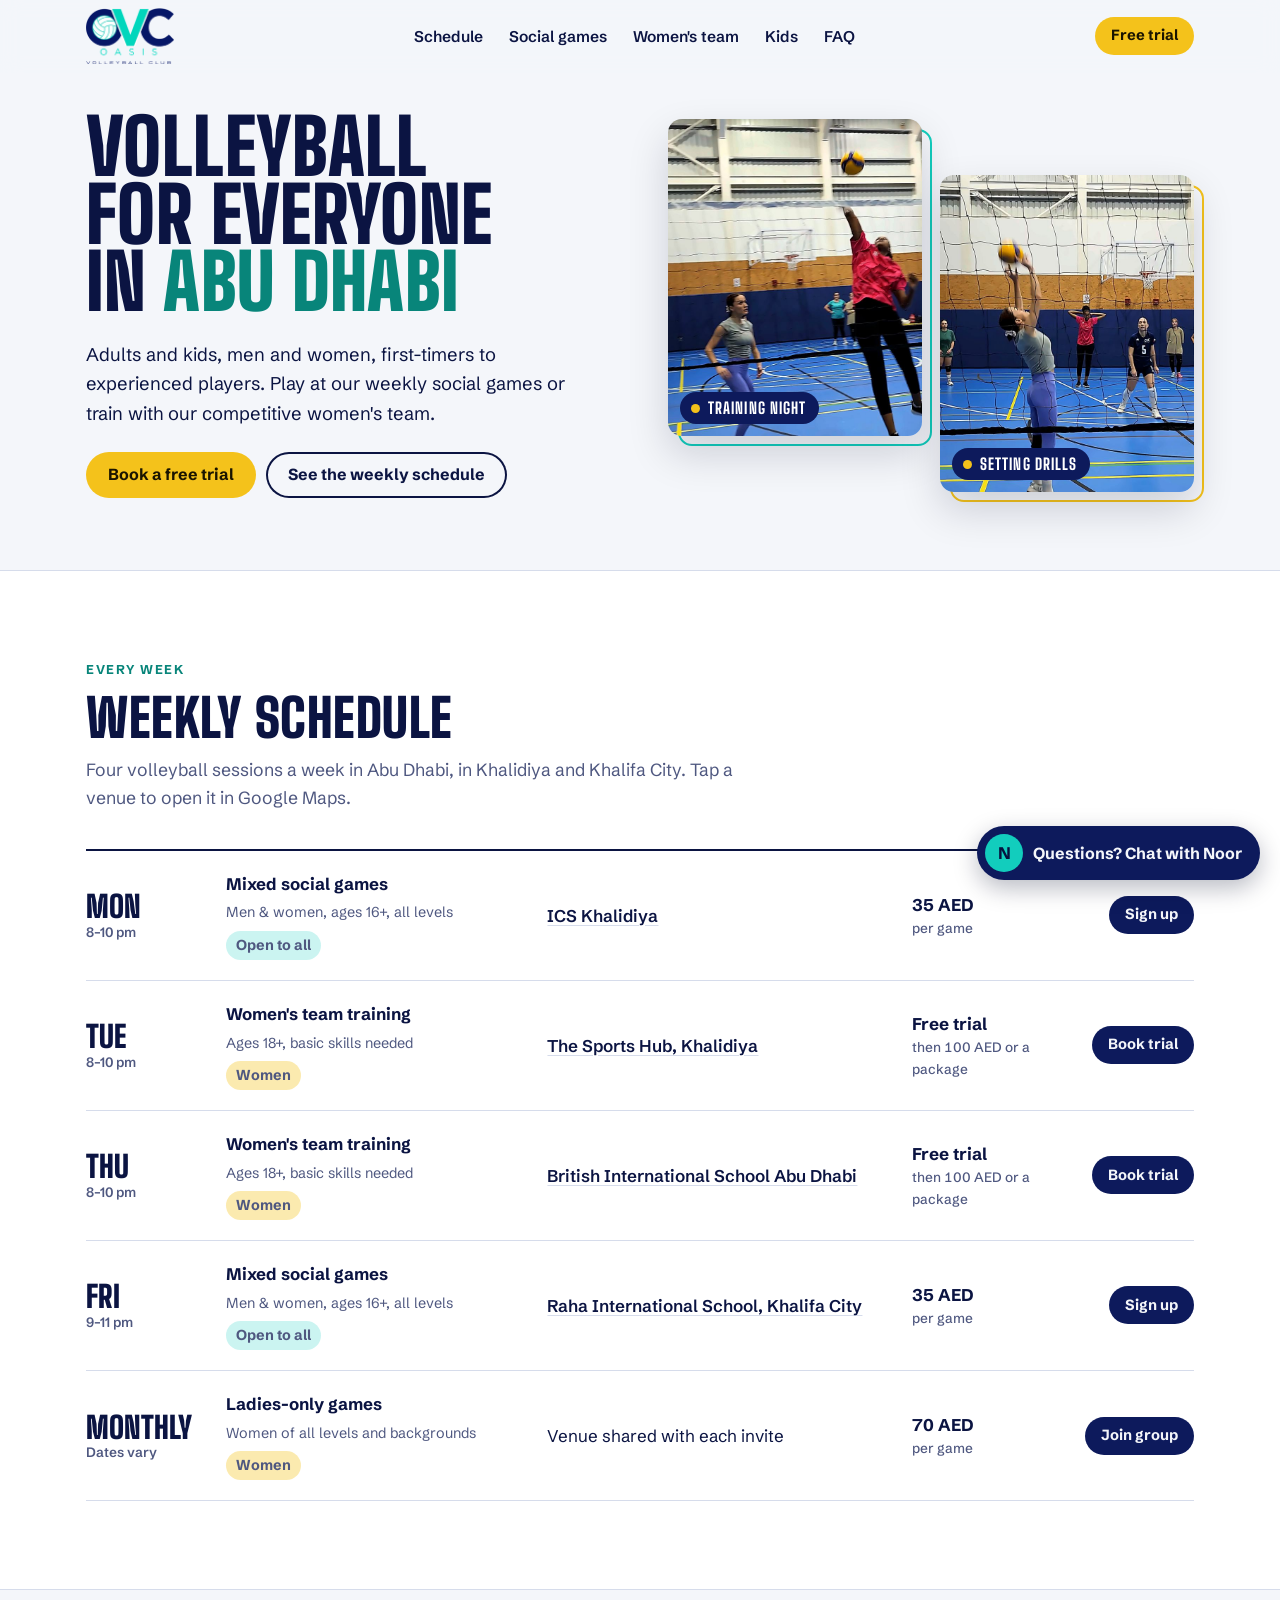
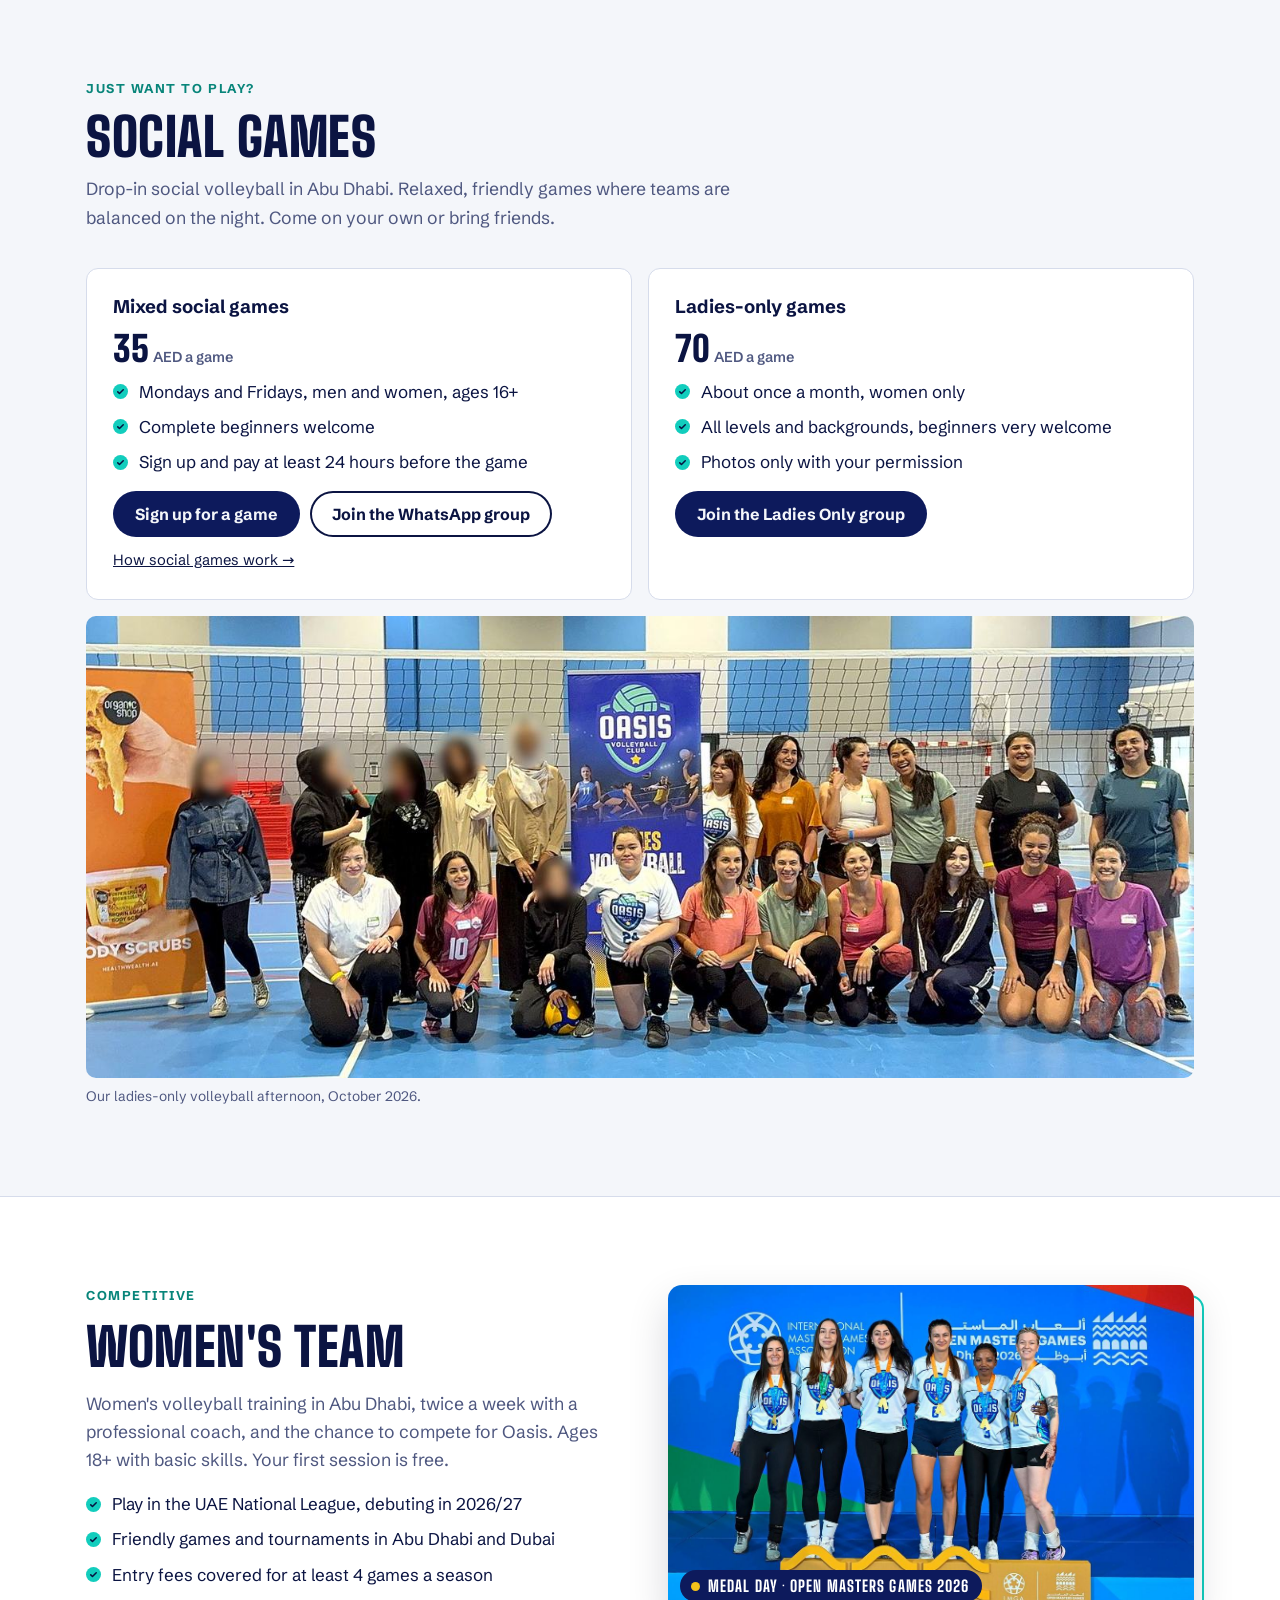
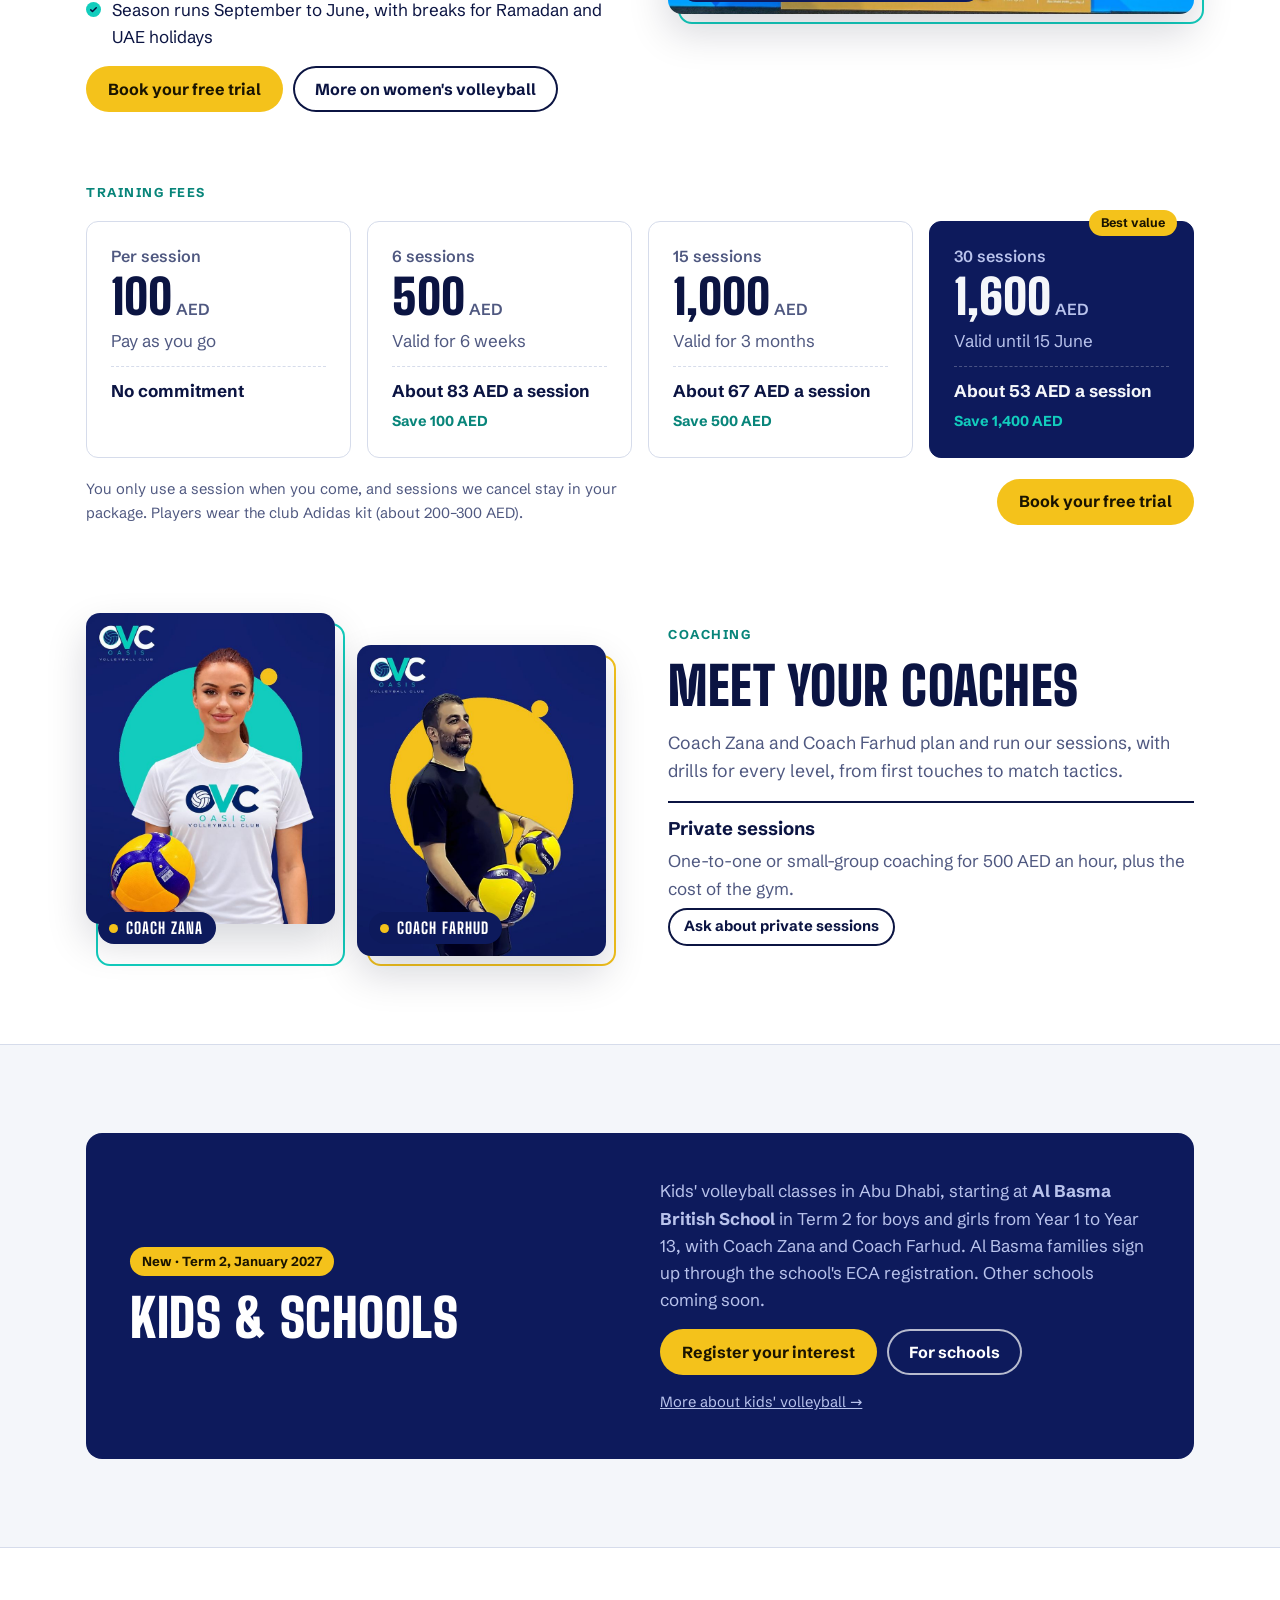
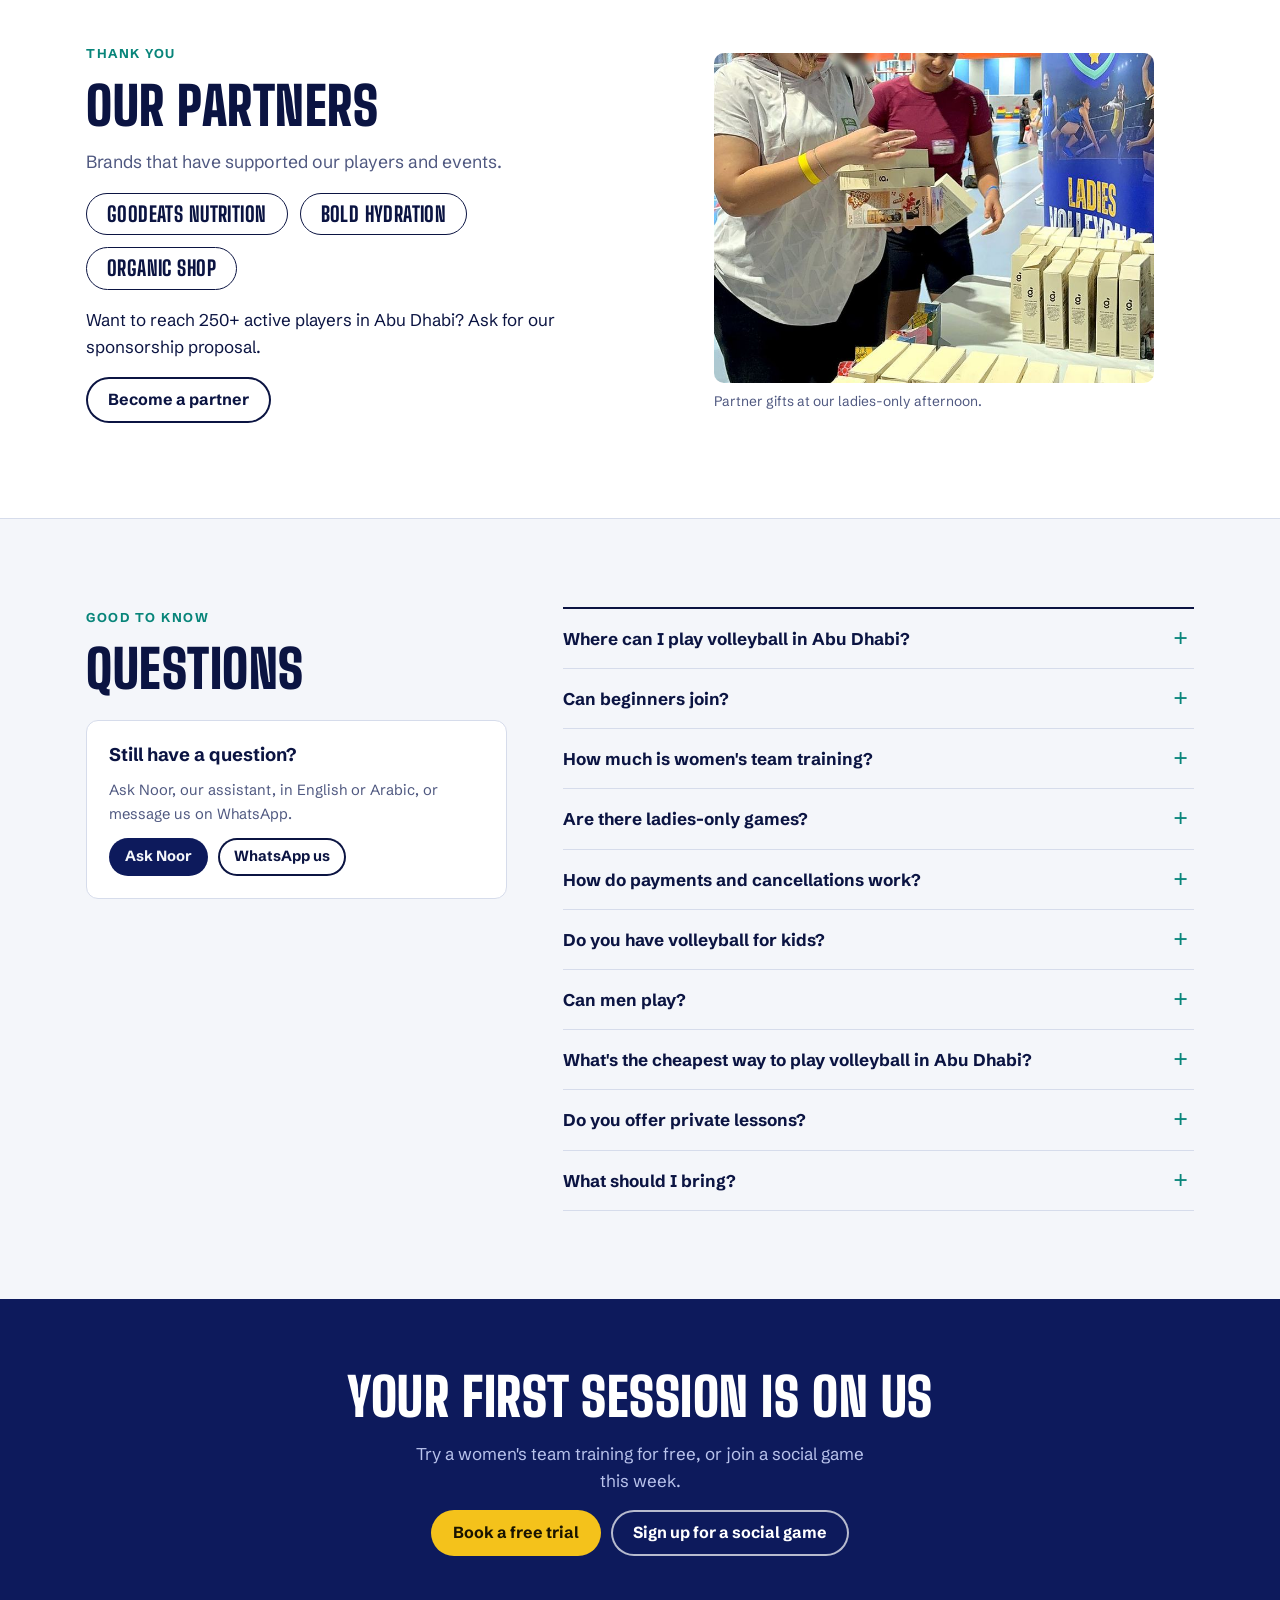
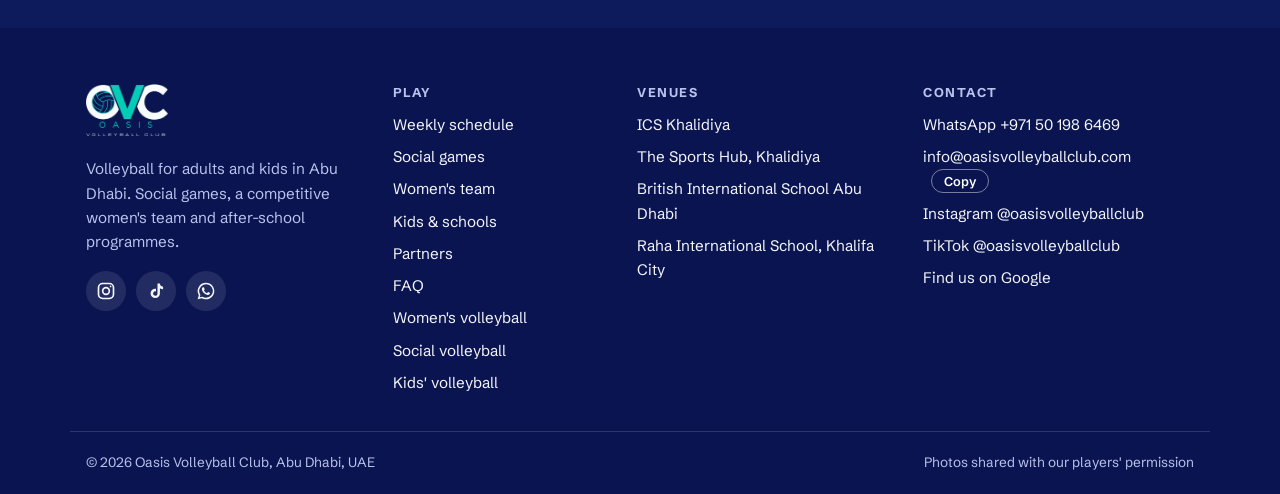
<file: index.html>
<!doctype html>
<html lang="en">
<head>
<meta charset="utf-8">
<meta name="viewport" content="width=device-width, initial-scale=1, viewport-fit=cover">
<title>Volleyball in Abu Dhabi | Oasis Volleyball Club</title>
<meta name="description" content="Volleyball in Abu Dhabi for all levels: social games in Khalidiya and Khalifa City from 35 AED, a women&#39;s team, ladies-only games and kids&#39; classes. First session free.">
<meta name="keywords" content="volleyball Abu Dhabi, volleyball club Abu Dhabi, women's volleyball UAE, ladies volleyball Abu Dhabi, social volleyball Abu Dhabi, volleyball for beginners Abu Dhabi, kids volleyball Abu Dhabi, UAE National League volleyball">
<meta name="robots" content="index, follow, max-image-preview:large">
<meta name="author" content="Oasis Volleyball Club">
<meta name="geo.region" content="AE-AZ">
<meta name="geo.placename" content="Abu Dhabi">
<link rel="canonical" href="https://www.oasisvolleyballclub.com/">
<link rel="icon" type="image/png" sizes="32x32" href="favicon-32.png">
<link rel="icon" type="image/png" sizes="192x192" href="icon-192.png">
<link rel="apple-touch-icon" href="apple-touch-icon.png">
<meta name="theme-color" content="#0d1a5c">
<meta property="og:type" content="website">
<meta property="og:site_name" content="Oasis Volleyball Club">
<meta property="og:title" content="Volleyball in Abu Dhabi | Oasis Volleyball Club">
<meta property="og:description" content="Social games, a women's team in the UAE National League and kids' volleyball in Abu Dhabi. All levels welcome, first session free.">
<meta property="og:url" content="https://www.oasisvolleyballclub.com/">
<meta property="og:image" content="https://www.oasisvolleyballclub.com/og-image.png">
<meta property="og:image:width" content="1200">
<meta property="og:image:height" content="630">
<meta property="og:locale" content="en_AE">
<meta property="og:locale:alternate" content="ar_AE">
<meta name="twitter:card" content="summary_large_image">
<meta name="twitter:title" content="Volleyball in Abu Dhabi | Oasis Volleyball Club">
<meta name="twitter:description" content="Mixed social games, a women's team and kids' volleyball in Abu Dhabi. All levels welcome.">
<meta name="twitter:image" content="https://www.oasisvolleyballclub.com/og-image.png">
<script type="application/ld+json">
{
 "@context": "https://schema.org",
 "@graph": [
  {
   "@type": "SportsOrganization",
   "@id": "https://www.oasisvolleyballclub.com/#club",
   "name": "Oasis Volleyball Club",
   "alternateName": [
    "Oasis Volleyball Club Abu Dhabi",
    "Oasis Volleyball Abu Dhabi",
    "OVC Abu Dhabi",
    "نادي أوايسس للكرة الطائرة"
   ],
   "disambiguatingDescription": "Volleyball club based in Abu Dhabi, United Arab Emirates. Not affiliated with Oasis Volleyball Club or Oasis Volleyball Academy in the United States.",
   "url": "https://www.oasisvolleyballclub.com/",
   "logo": "https://www.oasisvolleyballclub.com/icon-512.png",
   "image": "https://www.oasisvolleyballclub.com/og-image.png",
   "description": "Volleyball club in Abu Dhabi for adults and children. Mixed social games every Monday and Friday, a competitive women's team in the UAE National League, private coaching, and kids' school programmes from age 5.",
   "sport": "Volleyball",
   "email": "info@oasisvolleyballclub.com",
   "telephone": "+971501986469",
   "areaServed": [
    {
     "@type": "City",
     "name": "Abu Dhabi"
    },
    {
     "@type": "Place",
     "name": "Khalidiya"
    },
    {
     "@type": "Place",
     "name": "Khalifa City"
    }
   ],
   "address": {
    "@type": "PostalAddress",
    "addressLocality": "Abu Dhabi",
    "addressRegion": "Abu Dhabi",
    "addressCountry": "AE"
   },
   "sameAs": [
    "https://share.google/XoTlJKyEZHw8YatK3",
    "https://www.instagram.com/oasisvolleyballclub/",
    "https://www.tiktok.com/@oasisvolleyballclub"
   ],
   "hasMap": "https://share.google/XoTlJKyEZHw8YatK3",
   "contactPoint": {
    "@type": "ContactPoint",
    "telephone": "+971501986469",
    "contactType": "customer service",
    "availableLanguage": [
     "English",
     "Arabic"
    ]
   },
   "makesOffer": [
    {
     "@type": "Offer",
     "name": "Mixed social volleyball game",
     "price": "35",
     "priceCurrency": "AED"
    },
    {
     "@type": "Offer",
     "name": "Ladies-only volleyball game",
     "price": "70",
     "priceCurrency": "AED"
    },
    {
     "@type": "Offer",
     "name": "Women's team training, per session",
     "price": "100",
     "priceCurrency": "AED"
    },
    {
     "@type": "Offer",
     "name": "Women's team training, 6-session package (valid 6 weeks)",
     "price": "500",
     "priceCurrency": "AED"
    },
    {
     "@type": "Offer",
     "name": "Women's team training, 15-session package (valid 3 months)",
     "price": "1000",
     "priceCurrency": "AED"
    },
    {
     "@type": "Offer",
     "name": "Women's team training, 30-session package (valid until 15 June)",
     "price": "1600",
     "priceCurrency": "AED"
    },
    {
     "@type": "Offer",
     "name": "Private volleyball coaching, per hour (plus gym cost)",
     "price": "500",
     "priceCurrency": "AED"
    }
   ],
   "knowsLanguage": [
    "en",
    "ar"
   ]
  },
  {
   "@type": "WebSite",
   "@id": "https://www.oasisvolleyballclub.com/#website",
   "url": "https://www.oasisvolleyballclub.com/",
   "name": "Oasis Volleyball Club",
   "inLanguage": "en",
   "publisher": {
    "@id": "https://www.oasisvolleyballclub.com/#club"
   }
  },
  {
   "@type": "FAQPage",
   "@id": "https://www.oasisvolleyballclub.com/#faq",
   "mainEntity": [
    {
     "@type": "Question",
     "name": "Where can I play volleyball in Abu Dhabi?",
     "acceptedAnswer": {
      "@type": "Answer",
      "text": "At our mixed social games: Monday 8–10 pm at ICS Khalidiya and Friday 9–11 pm at Raha International School, Khalifa City. 35 AED, ages 16+. Sign up in our app."
     }
    },
    {
     "@type": "Question",
     "name": "Can beginners join?",
     "acceptedAnswer": {
      "@type": "Answer",
      "text": "Yes. Complete beginners are welcome at our social games and ladies-only games. The women's team needs basic skills, and your first session is free."
     }
    },
    {
     "@type": "Question",
     "name": "How much is women's team training?",
     "acceptedAnswer": {
      "@type": "Answer",
      "text": "Your first session is free. After that it's 100 AED a session, or a package: 6 sessions for 500 AED (valid 6 weeks), 15 for 1,000 AED (valid 3 months) or 30 for 1,600 AED (valid until 15 June). Sessions we cancel stay in your package."
     }
    },
    {
     "@type": "Question",
     "name": "Are there ladies-only games?",
     "acceptedAnswer": {
      "@type": "Answer",
      "text": "Yes, about once a month for 70 AED. Join the Ladies Only WhatsApp group for invites."
     }
    },
    {
     "@type": "Question",
     "name": "How do payments and cancellations work?",
     "acceptedAnswer": {
      "@type": "Answer",
      "text": "Pay by Aani or bank transfer. For social games, pay at least 24 hours before the game or you'll move to the waitlist. If you cancel later than 24 hours before, please still pay or find someone to take your spot."
     }
    },
    {
     "@type": "Question",
     "name": "Do you have volleyball for kids?",
     "acceptedAnswer": {
      "@type": "Answer",
      "text": "Yes. After-school volleyball for boys and girls from Year 1 to Year 13 starts at Al Basma British School in Term 2 (January 2027), through the school's ECA sign-up. For other schools, register your interest and we'll contact you."
     }
    },
    {
     "@type": "Question",
     "name": "Can men play?",
     "acceptedAnswer": {
      "@type": "Answer",
      "text": "Yes. Our Monday and Friday social games are mixed, for men and women aged 16+, and beginners are welcome. Our competitive team is for women only."
     }
    },
    {
     "@type": "Question",
     "name": "What's the cheapest way to play volleyball in Abu Dhabi?",
     "acceptedAnswer": {
      "@type": "Answer",
      "text": "Our social games are 35 AED a game, with no membership. Women's team training is 100 AED a session, or about 53 AED a session with the 30-session package."
     }
    },
    {
     "@type": "Question",
     "name": "Do you offer private lessons?",
     "acceptedAnswer": {
      "@type": "Answer",
      "text": "Yes, 500 AED an hour with our coach, plus the cost of the gym."
     }
    },
    {
     "@type": "Question",
     "name": "What should I bring?",
     "acceptedAnswer": {
      "@type": "Answer",
      "text": "Clean indoor sports shoes, sportswear and water. Knee pads are optional. Bring your Emirates ID for Raha International School (digital is fine)."
     }
    }
   ]
  }
 ]
}
</script>

<link rel="preload" href="big-shoulders-display-latin-900-normal.woff2" as="font" type="font/woff2" crossorigin>
<link rel="preload" href="schibsted-grotesk-latin-400-normal.woff2" as="font" type="font/woff2" crossorigin>
<link rel="stylesheet" href="fonts.css">
<style>
/* Layout: sticky club header, photo-led hero, schedule-first, then programmes. Navy + aqua from the crest, yellow from the match ball. */
:root{
  --navy:#0d1a5c;
  --aqua:#12cdbd;
  --aqua-ink:#08857a;
  --ball:#f4c21b;
  --bg:#f4f6fa;
  --surface:#ffffff;
  --fg:#0b1442;
  --muted:#4f5880;
  --line:#d6dceb;
  --on-navy:#f4f6fa;
  --navy-muted:#b9c3ec;
  --paper:#f7f6f2;
  --head-bg:rgba(244,246,250,.92);
  --display:"Big Shoulders Display","Arial Narrow",Impact,sans-serif;
  --body:"Schibsted Grotesk",system-ui,-apple-system,"Segoe UI",sans-serif;
  --gutter-l:max(16px,env(safe-area-inset-left,0px));
  --gutter-r:max(16px,env(safe-area-inset-right,0px));
}
@media (prefers-color-scheme:dark){:root:not([data-theme="light"]){
  --navy:#15237a;--aqua:#2fe0d0;--aqua-ink:#2fe0d0;--ball:#f7cd3c;
  --bg:#080d2c;--surface:#0f1742;--fg:#e9eefc;--muted:#a5aed4;--line:#253169;--on-navy:#f4f6fa;--navy-muted:#b9c3ec;--head-bg:rgba(8,13,44,.92);color-scheme:dark}}
:root[data-theme="dark"]{
  --navy:#15237a;--aqua:#2fe0d0;--aqua-ink:#2fe0d0;--ball:#f7cd3c;
  --bg:#080d2c;--surface:#0f1742;--fg:#e9eefc;--muted:#a5aed4;--line:#253169;--on-navy:#f4f6fa;--navy-muted:#b9c3ec;--head-bg:rgba(8,13,44,.92);color-scheme:dark}

/* Base */
*{box-sizing:border-box}
html,body{margin:0}
html{scroll-behavior:smooth;-webkit-text-size-adjust:100%}
@media (prefers-reduced-motion:reduce){html{scroll-behavior:auto}*{transition:none!important}}
body{background:var(--bg);color:var(--fg);font-family:var(--body);font-size:17px;line-height:1.6;-webkit-font-smoothing:antialiased}
body::before{content:"";position:fixed;inset:0 0 auto;height:env(safe-area-inset-top,0px);z-index:60;background:var(--bg)}
[hidden]{display:none!important}
img{max-width:100%;height:auto}
a{color:inherit}
a:focus-visible,button:focus-visible,summary:focus-visible,input:focus-visible,select:focus-visible,textarea:focus-visible{outline:3px solid var(--aqua);outline-offset:3px;border-radius:4px}
h1,h2,h3,p{margin:0}
h1,h2,h3{text-wrap:balance}
h2{font-family:var(--display);font-weight:900;font-size:clamp(2.3rem,4.6vw,3.3rem);line-height:1;text-transform:uppercase;letter-spacing:.01em}
h3{font-size:1.15rem;font-weight:700;line-height:1.3}
.wrap{max-width:1140px;margin:0 auto;padding-left:var(--gutter-l);padding-right:var(--gutter-r)}
.muted{color:var(--muted)}
.small{font-size:.92rem}
.kicker{font-size:.8rem;font-weight:700;letter-spacing:.12em;text-transform:uppercase;color:var(--aqua-ink)}
.lede{font-size:1.1rem;color:var(--muted);max-width:60ch}
.stack{display:grid;gap:16px;align-content:start}
.stack>*{min-width:0}
.sec-head{display:grid;gap:12px;margin-bottom:36px;max-width:720px}
section[id],footer[id]{scroll-margin-top:84px}
.ph{display:block;width:100%;object-fit:cover;border-radius:10px}
.cap{font-size:.86rem;color:var(--muted);margin-top:8px}

/* Buttons */
.btn{display:inline-flex;align-items:center;justify-content:center;gap:8px;min-height:46px;padding:11px 22px;border-radius:999px;font:700 1rem/1.2 var(--body);text-decoration:none;background:var(--navy);color:var(--on-navy);border:0;cursor:pointer;transition:background .15s,color .15s}
.btn:hover{background:var(--aqua-ink);color:#fff}
.btn.yellow{background:var(--ball);color:#1a1400}
.btn.yellow:hover{background:#ffd54a;color:#1a1400}
.btn.line{background:transparent;color:var(--fg);box-shadow:inset 0 0 0 2px var(--fg)}
.btn.line:hover{background:var(--fg);color:var(--bg)}
.btn.line-light{background:transparent;color:#fff;box-shadow:inset 0 0 0 2px rgba(255,255,255,.7)}
.btn.line-light:hover{background:#fff;color:#0d1a5c}
.btn.sm{min-height:38px;padding:8px 16px;font-size:.92rem}
.btns{display:flex;flex-wrap:wrap;gap:10px}
.textlink{font-weight:700;color:var(--aqua-ink);text-underline-offset:3px;text-decoration-thickness:2px}

/* Header */
.site-head{position:sticky;top:env(safe-area-inset-top,0px);z-index:50;background:var(--head-bg);-webkit-backdrop-filter:saturate(1.4) blur(10px);backdrop-filter:saturate(1.4) blur(10px);border-bottom:1px solid transparent;transition:border-color .2s}
.site-head.scrolled{border-bottom-color:var(--line)}
.nav{display:flex;align-items:center;justify-content:space-between;gap:16px;min-height:72px}
.brand{display:flex;align-items:center;text-decoration:none;flex:none}
.brand img{height:56px;width:auto;display:block}
.logo-d{display:none!important}
@media (prefers-color-scheme:dark){:root:not([data-theme="light"]) .logo-l{display:none!important}:root:not([data-theme="light"]) .logo-d{display:block!important}}
:root[data-theme="dark"] .logo-l{display:none!important}
:root[data-theme="dark"] .logo-d{display:block!important}
.nav-links{display:flex;align-items:center;gap:26px;list-style:none;margin:0;padding:0}
.nav-links a{text-decoration:none;font-weight:600;font-size:.97rem}
.nav-links a:hover{color:var(--aqua-ink)}
.nav-right{display:flex;align-items:center;gap:10px}
.menu-btn{display:none;width:46px;height:46px;border-radius:12px;border:1px solid var(--line);background:var(--surface);color:var(--fg);cursor:pointer;place-items:center}
.menu-btn svg{width:22px;height:22px}
.mobile-menu{border-top:1px solid var(--line);background:var(--bg)}
.mobile-menu ul{list-style:none;margin:0;padding:8px 0 16px;display:grid}
.mobile-menu a{display:block;padding:13px 2px;font-weight:700;font-size:1.1rem;text-decoration:none;border-bottom:1px solid var(--line)}
@media (max-width:900px){.nav-links{display:none}.menu-btn{display:grid}.brand img{height:42px}.nav{min-height:64px}}
@media (min-width:901px){.mobile-menu{display:none!important}}

/* Hero */
.hero{display:grid;grid-template-columns:1fr 1fr;gap:56px;align-items:center;padding-block:40px 72px}
.hero>*{min-width:0}
.hero h1{font-family:var(--display);font-weight:900;text-transform:uppercase;font-size:clamp(3rem,6vw,5rem);line-height:.88;letter-spacing:.005em}
.hero h1 span{color:var(--aqua-ink)}
.hero .intro{display:grid;gap:24px}
.hero .intro p{font-size:1.15rem;max-width:44ch}
.trust{list-style:none;margin:4px 0 0;padding:18px 0 0;border-top:1px solid var(--line);display:flex;flex-wrap:wrap;gap:10px 26px;font-size:.92rem;color:var(--muted)}
.trust li{display:flex;align-items:center;gap:8px}
.trust li::before{content:"";width:8px;height:8px;border-radius:50%;background:var(--ball);flex:none}
.trust b{color:var(--fg)}
.hero-stack{justify-self:end;width:100%;max-width:540px;display:grid;grid-template-columns:1fr 1fr;gap:18px;align-items:start}
.hero-a{transform:none}
.hero-a img{object-position:center 30%}
.hero-stack .hero-b{margin-top:56px}
.hero-b img{object-position:center 20%}
@media (max-width:900px){.hero{grid-template-columns:1fr;gap:36px;padding-block:20px 56px}.hero-stack{justify-self:stretch;max-width:560px}.hero-stack .hero-b{margin-top:36px}}

/* Photo cards: court-line offset frame + scoreboard-style caption tag */
.polaroid{position:relative;margin:0;isolation:isolate}
.polaroid::before{content:"";position:absolute;inset:0;transform:translate(10px,10px);border:2px solid var(--aqua);border-radius:14px;z-index:-1}
.polaroid.hero-b::before,.polaroid.tilt-r::before{border-color:var(--ball)}
.polaroid img{display:block;width:100%;aspect-ratio:4/5;object-fit:cover;border-radius:14px;box-shadow:0 18px 40px rgba(5,10,40,.16)}
.polaroid figcaption{position:absolute;left:12px;bottom:12px;max-width:calc(100% - 24px);display:flex;align-items:center;gap:8px;background:#0d1a5c;color:#fff;font-family:var(--display);font-weight:800;font-size:.98rem;letter-spacing:.07em;text-transform:uppercase;line-height:1.15;padding:7px 13px 7px 11px;border-radius:999px}
.polaroid figcaption::before{content:"";flex:none;width:9px;height:9px;border-radius:50%;background:#f4c21b}
@media (max-width:420px){.polaroid figcaption{font-size:.82rem;left:8px;bottom:8px;max-width:calc(100% - 16px);padding:6px 10px 6px 9px}}

/* Sections */
section.block{padding-block:88px}
section.block.alt{background:var(--surface);border-block:1px solid var(--line)}
.two{display:grid;grid-template-columns:1fr 1fr;gap:56px;align-items:center}
.two>*{min-width:0}
@media (max-width:900px){.two{grid-template-columns:1fr;gap:36px}section.block{padding-block:64px}}

/* Schedule */
.sched{list-style:none;margin:0;padding:0;border-top:2px solid var(--fg)}
.sched li{display:grid;grid-template-columns:120px minmax(0,1.4fr) minmax(0,1.6fr) 150px 112px;gap:20px;align-items:center;padding:20px 0;border-bottom:1px solid var(--line)}
.sched li>*{min-width:0}
.sched .day{font-family:var(--display);font-weight:900;font-size:1.9rem;line-height:1;text-transform:uppercase}
.sched .day small{display:block;font-family:var(--body);font-size:.85rem;font-weight:600;color:var(--muted);text-transform:none;margin-top:4px}
.sched .what b{display:block;font-size:1.05rem}
.sched .what span{font-size:.9rem;color:var(--muted)}
.sched .where a{font-weight:600;text-decoration:underline;text-decoration-color:var(--line);text-underline-offset:3px}
.sched .where a:hover{text-decoration-color:var(--aqua-ink)}
.sched .where span{display:block;font-size:.85rem;color:var(--muted)}
.sched .fee{font-weight:700;font-variant-numeric:tabular-nums}
.sched .fee span{display:block;font-size:.85rem;font-weight:500;color:var(--muted)}
.sched .act{justify-self:end}
.tag{display:inline-block;font-size:.78rem;font-weight:700;padding:3px 10px;border-radius:999px;margin-top:6px}
.tag.mixed{background:color-mix(in srgb,var(--aqua) 22%,transparent);color:var(--fg)}
.tag.women{background:color-mix(in srgb,var(--ball) 35%,transparent);color:var(--fg)}
@media (max-width:900px){
  .sched li{grid-template-columns:84px minmax(0,1fr);gap:6px 16px;padding:18px 0}
  .sched .day{grid-row:span 4;font-size:1.6rem;align-self:start;padding-top:2px}
  .sched .act{justify-self:start;margin-top:8px}
}

/* Programme cards */
.cards{display:grid;grid-template-columns:1fr 1fr;gap:16px}
.cards>*{min-width:0}
.card{background:var(--surface);border:1px solid var(--line);border-radius:12px;padding:26px;display:grid;gap:12px;align-content:start}
.card .price-line{font-family:var(--display);font-weight:900;font-size:2.2rem;line-height:1}
.card .price-line small{font-family:var(--body);font-size:.9rem;font-weight:600;color:var(--muted);margin-left:4px}
.ticks{list-style:none;margin:0;padding:0;display:grid;gap:8px}
.ticks li{position:relative;padding-left:26px}
.ticks li::before{content:"";position:absolute;left:0;top:.38em;width:15px;height:15px;border-radius:50%;background:var(--aqua) url("data:image/svg+xml,%3Csvg xmlns='http://www.w3.org/2000/svg' viewBox='0 0 16 16'%3E%3Cpath d='M4 8.5l2.5 2.5L12 5.5' fill='none' stroke='%2306123f' stroke-width='2.2' stroke-linecap='round' stroke-linejoin='round'/%3E%3C/svg%3E") center/11px no-repeat}
.card .links{display:flex;flex-wrap:wrap;gap:10px;margin-top:4px}
.wide-photo{margin:16px 0 0}
.wide-photo img{aspect-ratio:2.4/1;object-position:center 45%}
@media (max-width:760px){.cards{grid-template-columns:1fr}.wide-photo img{aspect-ratio:3/2}}

/* Women's team */
.team-top{align-items:start}
.team-photo{}
.team-photo img{aspect-ratio:auto}
.fees{margin-top:72px}
.prices{display:grid;grid-template-columns:repeat(4,1fr);gap:16px;margin-top:20px}
.price{position:relative;background:var(--surface);border:1px solid var(--line);border-radius:12px;padding:24px;display:grid;gap:6px;align-content:start}
.price h3{font-size:1rem;color:var(--muted);font-weight:600}
.price .amt{font-family:var(--display);font-weight:900;font-size:3rem;line-height:1;font-variant-numeric:tabular-nums}
.price .amt small{font-family:var(--body);font-size:1rem;font-weight:600;margin-left:4px;color:var(--muted)}
.price .per{font-weight:700;font-variant-numeric:tabular-nums;padding-top:10px;margin-top:6px;border-top:1px dashed var(--line)}
.price .save{font-size:.9rem;color:var(--aqua-ink);font-weight:700}
.price.season{background:var(--navy);color:var(--on-navy);border-color:var(--navy)}
.price.season h3,.price.season .amt small,.price.season .muted{color:var(--navy-muted)}
.price.season .per{border-top-color:rgba(255,255,255,.25)}
.price.season .save{color:var(--aqua)}
.price .best{position:absolute;top:-12px;right:16px;background:var(--ball);color:#1a1400;font-weight:700;font-size:.78rem;padding:3px 12px;border-radius:999px}
.fees-foot{display:flex;flex-wrap:wrap;align-items:center;justify-content:space-between;gap:16px;margin-top:20px}
.fees-foot p{max-width:62ch}
@media (max-width:1000px){.prices{grid-template-columns:repeat(2,1fr)}}@media (max-width:560px){.prices{grid-template-columns:1fr}}
.coach{margin-top:88px}
.coach-pair{display:grid;grid-template-columns:1fr 1fr;gap:22px;max-width:520px}
.coach-pair .tilt-l{}
.coach-pair .tilt-r{margin-top:32px}
.coach-pair img{object-position:center 30%}
.mini{border-top:2px solid var(--fg);padding-top:14px;display:grid;gap:6px}

/* Kids */
.kids{background:var(--navy);color:var(--on-navy);border-radius:16px;padding:44px;display:grid;grid-template-columns:1fr 1fr;gap:40px;align-items:center}
.kids>*{min-width:0}
.kids h2{color:#fff}
.kids p{color:var(--navy-muted)}
.soon{display:inline-block;justify-self:start;background:var(--ball);color:#1a1400;font-weight:700;font-size:.82rem;padding:4px 12px;border-radius:999px}
@media (max-width:900px){.kids{grid-template-columns:1fr;padding:30px 22px;gap:22px}}

/* Partners */
.partners{list-style:none;margin:0;padding:0;display:flex;flex-wrap:wrap;gap:12px}
.partners li{border:1.5px solid var(--fg);border-radius:999px;padding:10px 20px;font-family:var(--display);font-weight:800;font-size:1.3rem;text-transform:uppercase;letter-spacing:.02em;line-height:1}
.partner-photo{max-width:440px;justify-self:end}
.partner-photo img{aspect-ratio:4/3;object-position:center 55%}
@media (max-width:900px){.partner-photo{justify-self:start}}

/* FAQ */
.faq-grid{display:grid;grid-template-columns:.8fr 1.2fr;gap:56px;align-items:start}
.faq-grid>*{min-width:0}
.faq{display:grid;border-top:2px solid var(--fg)}
.faq details{border-bottom:1px solid var(--line)}
.faq summary{cursor:pointer;font-weight:700;padding:16px 36px 16px 0;list-style:none;position:relative}
.faq summary::-webkit-details-marker{display:none}
.faq summary::after{content:"+";position:absolute;right:6px;top:10px;font-size:1.5rem;font-weight:400;color:var(--aqua-ink)}
.faq details[open] summary::after{content:"–"}
.faq details p{padding:0 0 18px;color:var(--muted)}
.faq details a{color:var(--aqua-ink);font-weight:600}
.ask{background:var(--surface);border:1px solid var(--line);border-radius:12px;padding:22px;display:grid;gap:12px;margin-top:8px}
@media (max-width:900px){.faq-grid{grid-template-columns:1fr;gap:28px}}

/* CTA band + footer */
.cta-band{background:var(--navy);color:#fff;text-align:center}
.cta-band .wrap{padding-block:72px;display:grid;gap:16px;justify-items:center}
.cta-band h2{color:#fff}
.cta-band p{color:var(--navy-muted);max-width:46ch}
.site-foot{background:#0a1450;color:var(--on-navy);font-size:.95rem}
.foot-grid{display:grid;grid-template-columns:1.3fr 1fr 1.2fr 1.3fr;gap:36px;padding-block:56px 36px}
.foot-grid>*{min-width:0}
.foot-grid h3{font-size:.8rem;letter-spacing:.12em;text-transform:uppercase;color:var(--navy-muted);margin-bottom:12px}
.foot-grid ul{list-style:none;margin:0;padding:0;display:grid;gap:8px}
.foot-grid a{text-decoration:none}
.foot-grid a:hover{text-decoration:underline;text-underline-offset:3px}
.foot-brand img{height:52px;width:auto;margin-bottom:14px}
.foot-brand p{color:var(--navy-muted);max-width:34ch}
.socials{display:flex;gap:10px;margin-top:16px}
.socials a{width:40px;height:40px;border-radius:50%;display:grid;place-items:center;background:rgba(255,255,255,.1)}
.socials a:hover{background:rgba(255,255,255,.2)}
.socials svg{width:20px;height:20px}
.copy{background:transparent;color:#fff;border:1.5px solid rgba(255,255,255,.45);border-radius:999px;padding:3px 12px;font:600 .8rem var(--body);cursor:pointer;margin-left:8px}
.copy:hover{border-color:#fff}
.foot-small{display:flex;flex-wrap:wrap;justify-content:space-between;gap:10px;border-top:1px solid rgba(255,255,255,.14);padding-block:20px;color:var(--navy-muted);font-size:.85rem}
.foot-small{padding-bottom:calc(20px + env(safe-area-inset-bottom,0px))}
@media (max-width:900px){.foot-grid{grid-template-columns:1fr 1fr}}
@media (max-width:560px){.foot-grid{grid-template-columns:1fr}}

/* Join form */
.modal{position:fixed;inset:0;z-index:70;background:rgba(5,9,35,.55);display:grid;place-items:center;padding:16px;padding-left:var(--gutter-l);padding-right:var(--gutter-r)}
.modal-card{position:relative;width:100%;max-width:520px;max-height:calc(100% - 16px);overflow:auto;background:var(--surface);color:var(--fg);border-radius:16px;padding:30px;box-shadow:0 24px 60px rgba(0,0,0,.35)}
.modal-card h2{font-size:2.2rem}
.modal-close{position:absolute;top:14px;right:14px;width:40px;height:40px;border-radius:50%;border:1px solid var(--line);background:var(--bg);color:var(--fg);font-size:1.4rem;line-height:1;cursor:pointer}
.form{display:grid;gap:14px;margin-top:18px}
.field{display:grid;gap:6px}
.field label{font-weight:700;font-size:.92rem}
.field input,.field select,.field textarea{width:100%;font:inherit;font-size:16px;color:var(--fg);background:var(--bg);border:1px solid var(--line);border-radius:10px;padding:11px 12px}
.field textarea{min-height:84px;resize:vertical}
.row2{display:grid;grid-template-columns:1fr 1fr;gap:12px}
@media (max-width:480px){.row2{grid-template-columns:1fr}.modal-card{padding:24px 18px}}
.form-note{font-size:.85rem;color:var(--muted)}
.err{color:#c0392b;font-size:.85rem;font-weight:600}
.done{display:grid;gap:14px;margin-top:14px}
.done pre{white-space:pre-wrap;font:inherit;font-size:.88rem;background:var(--bg);border:1px solid var(--line);border-radius:10px;padding:12px;margin:0}
body.locked{overflow:hidden}

/* Chat assistant */
.chat-fab{position:fixed;right:calc(20px + env(safe-area-inset-right,0px));bottom:calc(20px + env(safe-area-inset-bottom,0px));z-index:40;display:flex;align-items:center;gap:10px;background:var(--navy);color:var(--on-navy);border:0;border-radius:999px;padding:8px 18px 8px 8px;font:700 1rem var(--body);cursor:pointer;box-shadow:0 8px 24px rgba(5,10,40,.28)}
.chat-fab .av{width:38px;height:38px;border-radius:50%;background:var(--aqua);color:#06123f;display:grid;place-items:center;font-weight:700;font-size:1.05rem}
.chat-fab:hover{background:var(--aqua-ink)}
.chat{position:fixed;right:calc(20px + env(safe-area-inset-right,0px));bottom:calc(20px + env(safe-area-inset-bottom,0px));z-index:65;width:380px;max-width:calc(100vw - 32px);height:min(620px,calc(100vh - 40px));height:min(620px,calc(100dvh - 40px));background:var(--surface);color:var(--fg);border:1px solid var(--line);border-radius:14px;display:flex;flex-direction:column;overflow:hidden;box-shadow:0 18px 50px rgba(5,10,40,.32)}
.chat[dir="rtl"]{font-family:"IBM Plex Sans Arabic",var(--body)}
.chat-head{background:var(--navy);color:var(--on-navy);display:flex;align-items:center;gap:10px;padding:12px 12px 12px 14px}
.chat-head .av{width:40px;height:40px;border-radius:50%;background:var(--aqua);color:#06123f;display:grid;place-items:center;font-weight:700;flex:none}
.chat-head .who{flex:1;min-width:0;line-height:1.25}
.chat-head .who b{display:block}
.chat-head .who span{font-size:.8rem;color:#b9c3ec}
.chat-head button{background:transparent;color:#fff;border:1.5px solid rgba(255,255,255,.45);border-radius:999px;padding:4px 11px;font:600 .82rem var(--body);cursor:pointer}
.chat-head button.x{border:0;font-size:1.4rem;line-height:1;padding:2px 8px}
.chat-log{flex:1;overflow-y:auto;padding:16px 14px;display:flex;flex-direction:column;gap:10px;background:var(--bg)}
.msg{max-width:88%;padding:10px 13px;border-radius:14px;font-size:.95rem;line-height:1.5;overflow-wrap:anywhere}
.msg.bot{background:var(--surface);border:1px solid var(--line);align-self:flex-start;border-end-start-radius:4px}
.msg.me{background:var(--navy);color:var(--on-navy);align-self:flex-end;border-end-end-radius:4px}
.msg a{color:var(--aqua-ink);font-weight:600}
.msg ul{margin:6px 0 0;padding-inline-start:18px}
.msg pre{white-space:pre-wrap;font:inherit;font-size:.85rem;background:var(--bg);border:1px solid var(--line);border-radius:8px;padding:8px 10px;margin:8px 0 0}
.chips{display:flex;flex-wrap:wrap;gap:6px;align-self:flex-start}
.chips button{background:var(--surface);color:var(--fg);border:1.5px solid var(--navy);border-radius:999px;padding:6px 12px;font:600 .85rem inherit;font-family:inherit;cursor:pointer}
.chat[data-dark] .chips button{border-color:var(--aqua)}
.chips button:hover{background:var(--navy);color:var(--on-navy)}
.chips button.go{background:#1fa855;border-color:#1fa855;color:#fff}
.chat-form{display:flex;gap:8px;padding:10px;border-top:1px solid var(--line);background:var(--surface);padding-bottom:calc(10px + env(safe-area-inset-bottom,0px))}
.chat-form input{flex:1;min-width:0;border:1px solid var(--line);background:var(--bg);color:var(--fg);border-radius:999px;padding:10px 14px;font:inherit;font-size:16px}
.chat-form button{background:var(--navy);color:var(--on-navy);border:0;border-radius:999px;padding:0 16px;font:700 .9rem inherit;font-family:inherit;cursor:pointer}
@media (max-width:520px){.chat{left:0;right:0;bottom:0;top:calc(env(safe-area-inset-top,0px) + 10px);width:100%;max-width:100%;height:auto;border-radius:14px 14px 0 0}}
@media (max-height:560px) and (min-width:521px){.chat{top:calc(env(safe-area-inset-top,0px) + 10px);height:auto}}
body.chat-open{overflow:hidden}
@media (min-width:521px){body.chat-open{overflow:auto}}

@media (max-width:600px){.chat-fab{padding:8px}.chat-fab #fabLabel{display:none}}
body.locked .chat-fab{display:none}
</style>
</head>
<body>

<header class="site-head" id="siteHead">
  <div class="wrap nav">
    <a class="brand" href="#top" aria-label="Oasis Volleyball Club, back to top">
      <img class="logo-l" src="logo.png" alt="Oasis Volleyball Club" width="486" height="309">
      <img class="logo-d" src="logo-white.png" alt="" width="486" height="309" loading="lazy">
    </a>
    <nav aria-label="Main"><ul class="nav-links">
      <li><a href="#schedule">Schedule</a></li>
      <li><a href="#games">Social games</a></li>
      <li><a href="#team">Women's team</a></li>
      <li><a href="#kids">Kids</a></li>
      <li><a href="#faq">FAQ</a></li>
    </ul></nav>
    <div class="nav-right">
      <button class="btn yellow sm" type="button" data-join="team">Free trial</button>
      <button class="menu-btn" type="button" id="menuBtn" aria-expanded="false" aria-controls="mobileMenu" aria-label="Open menu">
        <svg viewBox="0 0 24 24" fill="none" stroke="currentColor" stroke-width="2" stroke-linecap="round" aria-hidden="true"><path d="M4 7h16M4 12h16M4 17h16"/></svg>
      </button>
    </div>
  </div>
  <nav class="mobile-menu" id="mobileMenu" aria-label="Mobile" hidden>
    <ul class="wrap">
      <li><a href="#schedule">Schedule</a></li>
      <li><a href="#games">Social games</a></li>
      <li><a href="#team">Women's team</a></li>
      <li><a href="#kids">Kids &amp; schools</a></li>
      <li><a href="#partners">Partners</a></li>
      <li><a href="#faq">FAQ</a></li>
      <li><a href="#contact">Contact</a></li>
    </ul>
  </nav>
</header>

<main id="top">
  <div class="wrap hero">
    <div class="intro">
      <h1>Volleyball for everyone in <span>Abu Dhabi</span></h1>
      <p>Adults and kids, men and women, first-timers to experienced players. Play at our weekly social games or train with our competitive women's team.</p>
      <div class="btns">
        <button class="btn yellow" type="button" data-join="team">Book a free trial</button>
        <a class="btn line" href="#schedule">See the weekly schedule</a>
      </div>
    </div>
    <div class="hero-stack">
      <figure class="polaroid hero-a">
        <img src="training.jpg" alt="An Oasis player attacking the ball at the net during women's volleyball training in Abu Dhabi" width="720" height="900" fetchpriority="high">
        <figcaption>Training night</figcaption>
      </figure>
      <figure class="polaroid hero-b">
        <img src="set.jpg" alt="An Oasis player setting the ball during women's team training" width="720" height="900">
        <figcaption>Setting drills</figcaption>
      </figure>
    </div>
  </div>

  <section class="block alt" id="schedule">
    <div class="wrap">
      <div class="sec-head">
        <p class="kicker">Every week</p>
        <h2>Weekly schedule</h2>
        <p class="lede">Four volleyball sessions a week in Abu Dhabi, in Khalidiya and Khalifa City. Tap a venue to open it in Google Maps.</p>
      </div>
      <ul class="sched">
        <li>
          <p class="day">Mon<small>8–10 pm</small></p>
          <p class="what"><b>Mixed social games</b><span>Men &amp; women, ages 16+, all levels</span><br><span class="tag mixed">Open to all</span></p>
          <p class="where"><a href="https://www.google.com/maps/search/?api=1&amp;query=International+Community+School+Khalidiya+Abu+Dhabi" target="_blank" rel="noopener">ICS Khalidiya</a></p>
          <p class="fee">35 AED<span>per game</span></p>
          <p class="act"><a class="btn sm" href="https://volleyball-signup.vercel.app" target="_blank" rel="noopener">Sign up</a></p>
        </li>
        <li>
          <p class="day">Tue<small>8–10 pm</small></p>
          <p class="what"><b>Women's team training</b><span>Ages 18+, basic skills needed</span><br><span class="tag women">Women</span></p>
          <p class="where"><a href="https://www.google.com/maps/search/?api=1&amp;query=The+Sports+Hub+Khalidiya+Abu+Dhabi" target="_blank" rel="noopener">The Sports Hub, Khalidiya</a></p>
          <p class="fee">Free trial<span>then 100 AED or a package</span></p>
          <p class="act"><button class="btn sm" type="button" data-join="team">Book trial</button></p>
        </li>
        <li>
          <p class="day">Thu<small>8–10 pm</small></p>
          <p class="what"><b>Women's team training</b><span>Ages 18+, basic skills needed</span><br><span class="tag women">Women</span></p>
          <p class="where"><a href="https://www.google.com/maps/search/?api=1&amp;query=British+International+School+Abu+Dhabi" target="_blank" rel="noopener">British International School Abu Dhabi</a></p>
          <p class="fee">Free trial<span>then 100 AED or a package</span></p>
          <p class="act"><button class="btn sm" type="button" data-join="team">Book trial</button></p>
        </li>
        <li>
          <p class="day">Fri<small>9–11 pm</small></p>
          <p class="what"><b>Mixed social games</b><span>Men &amp; women, ages 16+, all levels</span><br><span class="tag mixed">Open to all</span></p>
          <p class="where"><a href="https://www.google.com/maps/search/?api=1&amp;query=Raha+International+School+Khalifa+City+Campus+Abu+Dhabi" target="_blank" rel="noopener">Raha International School, Khalifa City</a></p>
          <p class="fee">35 AED<span>per game</span></p>
          <p class="act"><a class="btn sm" href="https://volleyball-signup.vercel.app" target="_blank" rel="noopener">Sign up</a></p>
        </li>
        <li>
          <p class="day">Monthly<small>Dates vary</small></p>
          <p class="what"><b>Ladies-only games</b><span>Women of all levels and backgrounds</span><br><span class="tag women">Women</span></p>
          <p class="where">Venue shared with each invite</p>
          <p class="fee">70 AED<span>per game</span></p>
          <p class="act"><a class="btn sm" href="https://chat.whatsapp.com/EtNuUqPx47xL4fgCQy8T78" target="_blank" rel="noopener">Join group</a></p>
        </li>
      </ul>
    </div>
  </section>

  <section class="block" id="games">
    <div class="wrap">
      <div class="sec-head">
        <p class="kicker">Just want to play?</p>
        <h2>Social games</h2>
        <p class="lede">Drop-in social volleyball in Abu Dhabi. Relaxed, friendly games where teams are balanced on the night. Come on your own or bring friends.</p>
      </div>
      <div class="cards">
        <article class="card">
          <h3>Mixed social games</h3>
          <p class="price-line">35<small>AED a game</small></p>
          <ul class="ticks">
            <li>Mondays and Fridays, men and women, ages 16+</li>
            <li>Complete beginners welcome</li>
            <li>Sign up and pay at least 24 hours before the game</li>
          </ul>
          <div class="links"><a class="btn" href="https://volleyball-signup.vercel.app" target="_blank" rel="noopener">Sign up for a game</a><a class="btn line" href="https://chat.whatsapp.com/GD7I8r3fnTNLAEN6s6q2b7" target="_blank" rel="noopener">Join the WhatsApp group</a></div>
          <p class="small"><a href="social-volleyball-abu-dhabi">How social games work →</a></p>
        </article>
        <article class="card">
          <h3>Ladies-only games</h3>
          <p class="price-line">70<small>AED a game</small></p>
          <ul class="ticks">
            <li>About once a month, women only</li>
            <li>All levels and backgrounds, beginners very welcome</li>
            <li>Photos only with your permission</li>
          </ul>
          <div class="links"><a class="btn" href="https://chat.whatsapp.com/EtNuUqPx47xL4fgCQy8T78" target="_blank" rel="noopener">Join the Ladies Only group</a></div>
        </article>
      </div>
      <figure class="wide-photo">
        <img class="ph" src="ladies.jpg" alt="Women at the Oasis ladies-only volleyball afternoon in Abu Dhabi" width="1600" height="662" loading="lazy">
        <figcaption class="cap">Our ladies-only volleyball afternoon, October 2026.</figcaption>
      </figure>
    </div>
  </section>

  <section class="block alt" id="team">
    <div class="wrap">
      <div class="two team-top">
        <div class="stack">
          <p class="kicker">Competitive</p>
          <h2>Women's team</h2>
          <p class="lede">Women's volleyball training in Abu Dhabi, twice a week with a professional coach, and the chance to compete for Oasis. Ages 18+ with basic skills. Your first session is free.</p>
          <ul class="ticks">
            <li>Play in the UAE National League, debuting in 2026/27</li>
            <li>Friendly games and tournaments in Abu Dhabi and Dubai</li>
            <li>Entry fees covered for at least 4 games a season</li>
            <li>Season runs September to June, with breaks for Ramadan and UAE holidays</li>
          </ul>
          <div class="btns"><button class="btn yellow" type="button" data-join="team">Book your free trial</button><a class="btn line" href="womens-volleyball-abu-dhabi">More on women's volleyball</a></div>
        </div>
        <figure class="polaroid team-photo">
          <img src="team.jpg" alt="Oasis women's team players in club jerseys on the podium with their medals" width="1100" height="689" loading="lazy">
          <figcaption>Medal day · Open Masters Games 2026</figcaption>
        </figure>
      </div>

      <div class="fees">
        <h3 class="kicker">Training fees</h3>
        <div class="prices">
          <div class="price">
            <h3>Per session</h3>
            <p class="amt">100<small>AED</small></p>
            <p class="muted">Pay as you go</p>
            <p class="per">No commitment</p>
          </div>
          <div class="price"><h3>6 sessions</h3><p class="amt">500<small>AED</small></p><p class="muted">Valid for 6 weeks</p><p class="per">About 83 AED a session</p><p class="save">Save 100 AED</p></div>
          <div class="price"><h3>15 sessions</h3><p class="amt">1,000<small>AED</small></p><p class="muted">Valid for 3 months</p><p class="per">About 67 AED a session</p><p class="save">Save 500 AED</p></div>
          <div class="price season"><span class="best">Best value</span><h3>30 sessions</h3><p class="amt">1,600<small>AED</small></p><p class="muted">Valid until 15 June</p><p class="per">About 53 AED a session</p><p class="save">Save 1,400 AED</p></div>
        </div>
        <div class="fees-foot">
          <p class="muted small">You only use a session when you come, and sessions we cancel stay in your package. Players wear the club Adidas kit (about 200–300 AED).</p>
          <button class="btn yellow" type="button" data-join="team">Book your free trial</button>
        </div>
      </div>

      <div class="two coach">
        <div class="coach-pair">
          <figure class="polaroid tilt-l">
            <img src="coach_zana.jpg" alt="Coach Zana of Oasis Volleyball Club holding a volleyball" width="720" height="900" loading="lazy">
            <figcaption>Coach Zana</figcaption>
          </figure>
          <figure class="polaroid tilt-r">
            <img src="coach_farhud.jpg" alt="Coach Farhud of Oasis Volleyball Club holding volleyballs" width="720" height="900" loading="lazy">
            <figcaption>Coach Farhud</figcaption>
          </figure>
        </div>
        <div class="stack">
          <p class="kicker">Coaching</p>
          <h2>Meet your coaches</h2>
          <p class="lede">Coach Zana and Coach Farhud plan and run our sessions, with drills for every level, from first touches to match tactics.</p>
          <div class="mini">
            <h3>Private sessions</h3>
            <p class="muted">One-to-one or small-group coaching for 500 AED an hour, plus the cost of the gym.</p>
            <p><button class="btn line sm" type="button" data-join="private">Ask about private sessions</button></p>
          </div>
        </div>
      </div>
    </div>
  </section>

  <section class="block" id="kids">
    <div class="wrap">
      <div class="kids">
        <div class="stack">
          <span class="soon">New · Term 2, January 2027</span>
          <h2>Kids &amp; schools</h2>
        </div>
        <div class="stack">
          <p>Kids' volleyball classes in Abu Dhabi, starting at <b>Al Basma British School</b> in Term 2 for boys and girls from Year 1 to Year 13, with Coach Zana and Coach Farhud. Al Basma families sign up through the school's ECA registration. Other schools coming soon.</p>
          <p class="btns"><button class="btn yellow" type="button" data-join="kids">Register your interest</button><button class="btn line-light" type="button" data-join="school">For schools</button></p>
          <p class="small"><a href="kids-volleyball-abu-dhabi" style="color:inherit">More about kids' volleyball →</a></p>
        </div>
      </div>
    </div>
  </section>

  <section class="block alt" id="partners">
    <div class="wrap two">
      <div class="stack">
        <p class="kicker">Thank you</p>
        <h2>Our partners</h2>
        <p class="lede">Brands that have supported our players and events.</p>
        <ul class="partners">
          <li>GoodEats Nutrition</li>
          <li>BOLD Hydration</li>
          <li>Organic Shop</li>
        </ul>
        <p>Want to reach 250+ active players in Abu Dhabi? Ask for our sponsorship proposal.</p>
        <p><button class="btn line" type="button" data-join="sponsor">Become a partner</button></p>
      </div>
      <figure class="partner-photo">
        <img class="ph" src="partners.jpg" alt="Players collecting partner gifts at the Oasis ladies volleyball afternoon" width="900" height="1045" loading="lazy">
        <figcaption class="cap">Partner gifts at our ladies-only afternoon.</figcaption>
      </figure>
    </div>
  </section>

  <section class="block" id="faq">
    <div class="wrap faq-grid">
      <div class="stack">
        <p class="kicker">Good to know</p>
        <h2>Questions</h2>
        <div class="ask">
          <h3>Still have a question?</h3>
          <p class="muted small">Ask Noor, our assistant, in English or Arabic, or message us on WhatsApp.</p>
          <p class="btns"><button class="btn sm" type="button" data-chat="">Ask Noor</button><a class="btn line sm" href="https://wa.me/971501986469" target="_blank" rel="noopener">WhatsApp us</a></p>
        </div>
      </div>
      <div class="faq">
        <details><summary>Where can I play volleyball in Abu Dhabi?</summary><p>At our mixed social games: Monday 8–10 pm at ICS Khalidiya and Friday 9–11 pm at Raha International School, Khalifa City. 35 AED, ages 16+. <a href="https://volleyball-signup.vercel.app" target="_blank" rel="noopener">Sign up in our app</a>.</p></details>
        <details><summary>Can beginners join?</summary><p>Yes. Complete beginners are welcome at our social games and ladies-only games. The women's team needs basic skills, and your first session is free.</p></details>
        <details><summary>How much is women's team training?</summary><p>Your first session is free. After that it's 100 AED a session, or a package: 6 sessions for 500 AED (valid 6 weeks), 15 for 1,000 AED (valid 3 months) or 30 for 1,600 AED (valid until 15 June). Sessions we cancel stay in your package.</p></details>
        <details><summary>Are there ladies-only games?</summary><p>Yes, about once a month for 70 AED. <a href="https://chat.whatsapp.com/EtNuUqPx47xL4fgCQy8T78" target="_blank" rel="noopener">Join the Ladies Only WhatsApp group</a> for invites.</p></details>
        <details><summary>How do payments and cancellations work?</summary><p>Pay by Aani or bank transfer. For social games, pay at least 24 hours before the game or you'll move to the waitlist. If you cancel later than 24 hours before, please still pay or find someone to take your spot.</p></details>
        <details><summary>Do you have volleyball for kids?</summary><p>Yes. After-school volleyball for boys and girls from Year 1 to Year 13 starts at Al Basma British School in Term 2 (January 2027), through the school's ECA sign-up. For other schools, register your interest and we'll contact you.</p></details>
        <details><summary>Can men play?</summary><p>Yes. Our Monday and Friday social games are mixed, for men and women aged 16+, and beginners are welcome. Our competitive team is for women only.</p></details>
        <details><summary>What's the cheapest way to play volleyball in Abu Dhabi?</summary><p>Our social games are 35 AED a game, with no membership. Women's team training is 100 AED a session, or about 53 AED a session with the 30-session package.</p></details>
        <details><summary>Do you offer private lessons?</summary><p>Yes, 500 AED an hour with our coach, plus the cost of the gym.</p></details>
        <details><summary>What should I bring?</summary><p>Clean indoor sports shoes, sportswear and water. Knee pads are optional. Bring your Emirates ID for Raha International School (digital is fine).</p></details>
      </div>
    </div>
  </section>

  <section class="cta-band">
    <div class="wrap">
      <h2>Your first session is on us</h2>
      <p>Try a women's team training for free, or join a social game this week.</p>
      <div class="btns" style="justify-content:center"><button class="btn yellow" type="button" data-join="team">Book a free trial</button><a class="btn line-light" href="https://volleyball-signup.vercel.app" target="_blank" rel="noopener">Sign up for a social game</a></div>
    </div>
  </section>
</main>

<footer class="site-foot" id="contact">
  <div class="wrap foot-grid">
    <div class="foot-brand">
      <img src="logo-white.png" alt="Oasis Volleyball Club" width="486" height="309" loading="lazy">
      <p>Volleyball for adults and kids in Abu Dhabi. Social games, a competitive women's team and after-school programmes.</p>
      <div class="socials">
        <a href="https://www.instagram.com/oasisvolleyballclub/" target="_blank" rel="noopener" aria-label="Instagram"><svg viewBox="0 0 24 24" fill="none" stroke="currentColor" stroke-width="2" aria-hidden="true"><rect x="3" y="3" width="18" height="18" rx="5"/><circle cx="12" cy="12" r="4"/><circle cx="17.5" cy="6.5" r="1" fill="currentColor" stroke="none"/></svg></a>
        <a href="https://www.tiktok.com/@oasisvolleyballclub" target="_blank" rel="noopener" aria-label="TikTok"><svg viewBox="0 0 24 24" fill="currentColor" aria-hidden="true"><path d="M16.6 3c.3 2.2 1.6 3.6 3.9 3.8v3a7.2 7.2 0 0 1-3.8-1.2v6.3a5.6 5.6 0 1 1-5.6-5.6c.3 0 .6 0 .9.1v3.1a2.6 2.6 0 1 0 1.8 2.4V3h2.8z"/></svg></a>
        <a href="https://wa.me/971501986469" target="_blank" rel="noopener" aria-label="WhatsApp"><svg viewBox="0 0 24 24" fill="currentColor" aria-hidden="true"><path d="M12 2a10 10 0 0 0-8.6 15.1L2 22l5-1.3A10 10 0 1 0 12 2zm0 18.2c-1.5 0-3-.4-4.2-1.2l-.3-.2-3 .8.8-2.9-.2-.3A8.2 8.2 0 1 1 12 20.2zm4.5-6.1c-.2-.1-1.5-.7-1.7-.8-.2-.1-.4-.1-.6.1l-.8 1c-.1.2-.3.2-.5.1-.7-.3-1.4-.7-2-1.3-.5-.5-1-1.1-1.3-1.7-.1-.2 0-.4.1-.5l.4-.4.3-.4v-.4l-.8-1.9c-.2-.5-.4-.4-.6-.4h-.5c-.2 0-.4.1-.6.3-.6.6-.9 1.4-.9 2.2.1.9.4 1.8 1 2.6 1.1 1.6 2.5 2.9 4.3 3.6.5.2 1 .4 1.5.5.6.2 1.2.1 1.7-.1.5-.3.9-.7 1.1-1.2.1-.3.1-.6 0-.9-.1-.1-.3-.2-.5-.3z"/></svg></a>
      </div>
    </div>
    <div>
      <h3>Play</h3>
      <ul>
        <li><a href="#schedule">Weekly schedule</a></li>
        <li><a href="#games">Social games</a></li>
        <li><a href="#team">Women's team</a></li>
        <li><a href="#kids">Kids &amp; schools</a></li>
        <li><a href="#partners">Partners</a></li>
        <li><a href="#faq">FAQ</a></li>
        <li><a href="womens-volleyball-abu-dhabi">Women's volleyball</a></li>
        <li><a href="social-volleyball-abu-dhabi">Social volleyball</a></li>
        <li><a href="kids-volleyball-abu-dhabi">Kids' volleyball</a></li>
      </ul>
    </div>
    <div>
      <h3>Venues</h3>
      <ul>
        <li><a href="https://www.google.com/maps/search/?api=1&amp;query=International+Community+School+Khalidiya+Abu+Dhabi" target="_blank" rel="noopener">ICS Khalidiya</a></li>
        <li><a href="https://www.google.com/maps/search/?api=1&amp;query=The+Sports+Hub+Khalidiya+Abu+Dhabi" target="_blank" rel="noopener">The Sports Hub, Khalidiya</a></li>
        <li><a href="https://www.google.com/maps/search/?api=1&amp;query=British+International+School+Abu+Dhabi" target="_blank" rel="noopener">British International School Abu Dhabi</a></li>
        <li><a href="https://www.google.com/maps/search/?api=1&amp;query=Raha+International+School+Khalifa+City+Campus+Abu+Dhabi" target="_blank" rel="noopener">Raha International School, Khalifa City</a></li>
      </ul>
    </div>
    <div>
      <h3>Contact</h3>
      <ul>
        <li><a href="https://wa.me/971501986469" target="_blank" rel="noopener">WhatsApp +971 50 198 6469</a></li>
        <li><span id="email">info@oasisvolleyballclub.com</span><button class="copy" id="copyEmail" type="button">Copy</button></li>
        <li><a href="https://www.instagram.com/oasisvolleyballclub/" target="_blank" rel="noopener">Instagram @oasisvolleyballclub</a></li>
        <li><a href="https://www.tiktok.com/@oasisvolleyballclub" target="_blank" rel="noopener">TikTok @oasisvolleyballclub</a></li>
        <li><a href="https://share.google/XoTlJKyEZHw8YatK3" target="_blank" rel="noopener">Find us on Google</a></li>
      </ul>
    </div>
  </div>
  <div class="wrap foot-small"><span>© 2026 Oasis Volleyball Club, Abu Dhabi, UAE</span><span>Photos shared with our players' permission</span></div>
</footer>

<div class="modal" id="joinModal" role="dialog" aria-modal="true" aria-labelledby="joinTitle" hidden>
  <div class="modal-card">
    <button class="modal-close" type="button" id="joinClose" aria-label="Close">×</button>
    <p class="kicker" id="joinKicker">Free trial</p>
    <h2 id="joinTitle">Book your free trial</h2>
    <p class="muted small" id="joinIntro">Tell us a little about you. We'll confirm your session on WhatsApp.</p>
    <form class="form" id="joinForm" novalidate>
      <div class="field">
        <label for="jName">Your name</label>
        <input id="jName" name="name" autocomplete="name" required>
      </div>
      <div class="field">
        <label for="jWhat">I'm interested in</label>
        <select id="jWhat" name="what">
          <option value="team">Women's team, free trial</option>
          <option value="social">Mixed social games</option>
          <option value="ladies">Ladies-only games</option>
          <option value="kids">Kids' programme (coming soon)</option>
          <option value="school">Volleyball at my school</option>
          <option value="private">Private sessions</option>
          <option value="sponsor">Sponsorship or partnership</option>
          <option value="other">Something else</option>
        </select>
      </div>
      <div class="row2" id="rowLevel">
        <div class="field">
          <label for="jLevel" id="jLevelLabel">Volleyball level</label>
          <select id="jLevel" name="level">
            <option>New to volleyball</option>
            <option>Played a little</option>
            <option selected>Basic skills</option>
            <option>Experienced</option>
          </select>
          <input id="jAge" name="age" placeholder="e.g. 8 and 11" hidden>
        </div>
        <div class="field" id="dayField">
          <label for="jDay">Preferred day</label>
          <select id="jDay" name="day">
            <option>Tuesday</option>
            <option>Thursday</option>
            <option selected>Either</option>
          </select>
        </div>
      </div>
      <div class="field">
        <label for="jNote">Anything else? <span class="muted">(optional)</span></label>
        <textarea id="jNote" name="note" placeholder="Questions, your area, best time to reach you"></textarea>
      </div>
      <p class="err" id="joinErr" hidden>Please add your name so we know who to reply to.</p>
      <button class="btn yellow" type="submit">Continue on WhatsApp</button>
      <p class="form-note">This opens WhatsApp with your message ready to send. Prefer email? Write to info@oasisvolleyballclub.com.</p>
    </form>
    <div class="done" id="joinDone" hidden>
      <p><b>Almost done.</b> WhatsApp should have opened with your message. Just press send. If it didn't open, use the button below.</p>
      <pre id="joinMsg"></pre>
      <p class="btns"><a class="btn yellow" id="joinWa" href="https://wa.me/971501986469" target="_blank" rel="noopener">Open WhatsApp</a><button class="btn line" type="button" id="joinCopy">Copy message</button></p>
    </div>
  </div>
</div>

<button class="chat-fab" id="chatOpen" type="button" aria-controls="chat"><span class="av" aria-hidden="true">N</span><span id="fabLabel">Questions? Chat with Noor</span></button>
<div class="chat" id="chat" role="dialog" aria-label="Chat with Noor" hidden>
  <div class="chat-head">
    <span class="av" aria-hidden="true">N</span>
    <div class="who"><b id="chatName">Noor</b><span id="chatSub">Oasis Volleyball Club</span></div>
    <button type="button" id="chatLang">عربي</button>
    <button type="button" class="x" id="chatClose" aria-label="Close chat">×</button>
  </div>
  <div class="chat-log" id="chatLog" aria-live="polite"></div>
  <form class="chat-form" id="chatForm" autocomplete="off">
    <input id="chatInput" type="text" placeholder="Type your question" aria-label="Your message">
    <button type="submit" id="chatSend">Send</button>
  </form>
</div>

<script>
/* ---------- Noor: Oasis Volleyball chat assistant ----------
   Everything Noor knows lives in KB below. Edit the text there to update answers.
   Leads are sent to the club's WhatsApp as a pre-written message. */
(function(){
var WA='971501986469';
var APP='<a href="https://volleyball-signup.vercel.app" target="_blank" rel="noopener">volleyball-signup.vercel.app</a>';
var MAIL='info@oasisvolleyballclub.com';

var UI={
 en:{sub:'Oasis Volleyball Club',lang:'عربي',fab:'Questions? Chat with Noor',ph:'Type your question',send:'Send',
  hello:'Hi, I\'m Noor from Oasis Volleyball Club. Ask me anything about our social games, the women\'s team, kids\' programmes, prices or sponsorship. You can also pick a topic below.',
  fallback:'Sorry, I didn\'t quite get that. Try asking it another way, or pick a topic below. I can also pass your question to our team on WhatsApp.',
  lead:'Talk to the team',more:'Other questions',restart:'Start again',
  askName:'Great. I\'ll put together a message for our team so you won\'t have to repeat yourself. What\'s your name?',
  askInterest:'Thanks, {n}! What are you interested in?',
  askLevel:'How would you describe your volleyball level?',
  askKid:'How old is your child (or children)?',
  askNote:'Anything else the team should know? For example, which days suit you or a question you have.',
  nothing:'Nothing else',
  done:'All set. Tap the green button to open WhatsApp. Your message is already written, so you just press send and our team will have everything they need.',
  sendWa:'Send on WhatsApp',copy:'Copy message',copied:'Copied',
  levels:['Never played','Beginner','Basic skills','Intermediate','Advanced']},
 ar:{sub:'نادي أوايسس للكرة الطائرة',lang:'English',fab:'لديك سؤال؟ تحدث مع نور',ph:'اكتب سؤالك',send:'إرسال',
  hello:'مرحباً، أنا نور من نادي أوايسس للكرة الطائرة. اسألني عن المباريات الاجتماعية، فريق السيدات، برامج الأطفال، الأسعار أو الرعاية. يمكنك أيضاً اختيار موضوع من الأسفل.',
  fallback:'عذراً، لم أفهم سؤالك تماماً. جرّب صياغته بطريقة أخرى أو اختر موضوعاً من الأسفل. يمكنني أيضاً إرسال سؤالك إلى فريقنا عبر واتساب.',
  lead:'تواصل مع الفريق',more:'أسئلة أخرى',restart:'البدء من جديد',
  askName:'رائع. سأجهز رسالة لفريقنا حتى لا تضطر لتكرار أي شيء. ما اسمك؟',
  askInterest:'شكراً يا {n}! ما الذي يهمك؟',
  askLevel:'كيف تصف مستواك في الكرة الطائرة؟',
  askKid:'كم عمر طفلك (أو أطفالك)؟',
  askNote:'هل هناك أي شيء آخر تود أن يعرفه الفريق؟ مثلاً الأيام المناسبة لك أو أي سؤال لديك.',
  nothing:'لا شيء آخر',
  done:'تم. اضغط الزر الأخضر لفتح واتساب. رسالتك مكتوبة مسبقاً، فقط اضغط إرسال وسيكون لدى فريقنا كل ما يحتاجه.',
  sendWa:'إرسال عبر واتساب',copy:'نسخ الرسالة',copied:'تم النسخ',
  levels:['لم ألعب من قبل','مبتدئ','مهارات أساسية','متوسط','متقدم']}
};
var LEVELS_EN=UI.en.levels;

/* Topics: id, English label (also used in the WhatsApp summary), Arabic label, keywords, answers */
var KB=[
 {id:'social',en_l:'Social games',ar_l:'المباريات الاجتماعية',p:2,
  kw:['social','game','games','monday','friday','mixed','casual','pickup','play','اجتماعي','اجتماعية','مباراه','مباريات','العب','لعب','الاثنين','الجمعه','مختلط'],
  en:'<b>Mixed social games</b> are open to men and women aged 16+, and complete beginners are welcome.<ul><li>Monday, 8–10 pm at ICS Khalidiya</li><li>Friday, 9–11 pm at Raha International School, Khalifa City Campus</li></ul>It\'s 35 AED a game. Sign up and see who\'s playing in our app: '+APP+'. Teams are balanced on the night.<br><br><a href="https://chat.whatsapp.com/GD7I8r3fnTNLAEN6s6q2b7" target="_blank" rel="noopener">Join our Mixed Social Games WhatsApp group</a> for game announcements.',
  ar:'<b>المباريات الاجتماعية المختلطة</b> مفتوحة للرجال والنساء من عمر 16 عاماً فما فوق، والمبتدئون مرحب بهم.<ul><li>الاثنين، 8–10 مساءً في مدرسة ICS الخالدية</li><li>الجمعة، 9–11 مساءً في مدرسة الراحة الدولية، حرم مدينة خليفة</li></ul>السعر 35 درهماً للمباراة. سجّل عبر تطبيقنا: '+APP+'. يتم توزيع الفرق بشكل متوازن في نفس الليلة.<br><br><a href="https://chat.whatsapp.com/GD7I8r3fnTNLAEN6s6q2b7" target="_blank" rel="noopener">انضم إلى مجموعة واتساب للمباريات الاجتماعية</a> لمعرفة مواعيد المباريات.',
  next:['pay','venues','cancel','lead']},
 {id:'team',en_l:'Women\'s team',ar_l:'فريق السيدات',p:2,
  kw:['free trial','free session','first session','is it free','try','free','فريق السيدات','فريق للسيدات','فريق نسائي','team','womens team','women\'s team','ladies team','training','train','tuesday','thursday','join the team','trial','tryout','فريق','تدريب','تمرين','الثلاثاء','الخميس','تجربه'],
  en:'Our <b>women\'s team</b> trains with a professional coach:<ul><li>Tuesday, 8–10 pm at Sports Hub Khalidiya</li><li>Thursday, 8–10 pm at BISAD (British International School Abu Dhabi)</li></ul>You need to be 18+ with basic playing skills. <b>Your first trial session is free.</b><br><br>Prices: 100 AED per session, or a package: 6 sessions for 500 AED (valid 6 weeks), 15 for 1,000 AED (valid 3 months) or 30 for 1,600 AED (valid until 15 June). You only use a session when you come, and sessions we cancel stay in your package.',
  ar:'<b>فريق السيدات</b> يتدرب مع مدرب محترف:<ul><li>الثلاثاء، 8–10 مساءً في سبورتس هب الخالدية</li><li>الخميس، 8–10 مساءً في المدرسة البريطانية الدولية أبوظبي (BISAD)</li></ul>يجب أن يكون عمرك 18 عاماً أو أكثر مع مهارات لعب أساسية. <b>الحصة التجريبية الأولى مجانية.</b><br><br>الأسعار: 100 درهم للحصة، أو باقة: 6 حصص بـ500 درهم (صالحة 6 أسابيع)، 15 حصة بـ1,000 درهم (صالحة 3 أشهر)، أو 30 حصة بـ1,600 درهم (صالحة حتى 15 يونيو). تُحتسب الحصة فقط عند حضورك، والحصص التي نلغيها تبقى في باقتك.',
  next:['coach','league','kit','lead']},
 {id:'price',en_l:'Prices',ar_l:'الأسعار',p:0,
  kw:['price','prices','cost','how much','fee','fees','aed','dirham','membership','سعر','اسعار','الاسعار','كم','تكلفه','رسوم','درهم','اشتراك'],
  en:'Here are our prices:<ul><li>Mixed social games: 35 AED a game</li><li>Ladies-only games: 70 AED</li><li>Women\'s team: 100 AED a session, or 6 sessions for 500 AED, 15 for 1,000 AED, 30 for 1,600 AED (first trial free)</li><li>Private sessions: 500 AED an hour plus the gym cost</li><li>Jerseys: 45 AED printed, or the Adidas kit at about 200–300 AED</li></ul>',
  ar:'أسعارنا:<ul><li>المباريات الاجتماعية المختلطة: 35 درهماً للمباراة</li><li>مباريات السيدات فقط: 70 درهماً</li><li>فريق السيدات: 100 درهم للحصة، أو 6 حصص بـ500 درهم، 15 حصة بـ1,000 درهم، 30 حصة بـ1,600 درهم (الحصة التجريبية الأولى مجانية)</li><li>الحصص الخاصة: 500 درهم للساعة بالإضافة إلى تكلفة الصالة</li><li>القمصان: 45 درهماً للمطبوع محلياً، أو طقم أديداس بحوالي 200–300 درهم</li></ul>',
  next:['pay','social','team','lead']},
 {id:'pay',en_l:'Payment',ar_l:'الدفع',p:1,
  kw:['pay','paying','payment','bank','transfer','aani','iban','account','دفع','الدفع','ادفع','تحويل','بنك','حساب','اني','آني'],
  en:'You can pay by:<ul><li><b>Aani</b> to +971 50 198 6469</li><li><b>Bank transfer</b>: Wio Bank, Keri Adonna Zeller, IBAN AE44 0860 0000 0613 3847 628, SWIFT WIOBAEADXXX</li></ul>For social games, sign up in the app ('+APP+') and pay at least 24 hours before the game, or you\'ll be moved to the waitlist.',
  ar:'طرق الدفع:<ul><li><b>آني</b> على الرقم ‎+971 50 198 6469</li><li><b>تحويل بنكي</b>: بنك Wio، باسم Keri Adonna Zeller، رقم الآيبان AE44 0860 0000 0613 3847 628، سويفت WIOBAEADXXX</li></ul>للمباريات الاجتماعية، سجّل في التطبيق ('+APP+') وادفع قبل المباراة بـ 24 ساعة على الأقل، وإلا سيتم نقلك إلى قائمة الانتظار.',
  next:['cancel','social','lead']},
 {id:'cancel',en_l:'Cancellations',ar_l:'الإلغاء',p:1,
  kw:['cancel','cancellation','cancelling','waitlist','wait list','late','cant make','can\'t make','no show','الغاء','إلغاء','الانتظار','متاخر','اعتذر'],
  en:'Payment is due 24 hours before the game, or you\'ll be moved to the waitlist. You can remove yourself in the app up to 24 hours before. If you cancel later than that, you still need to pay or find someone to take your spot. Repeated late cancellations or no-shows mean you\'ll be placed on the waitlist for future games.',
  ar:'يجب الدفع قبل المباراة بـ 24 ساعة، وإلا سيتم نقلك إلى قائمة الانتظار. يمكنك إلغاء تسجيلك عبر التطبيق حتى 24 ساعة قبل المباراة. إذا ألغيت بعد ذلك، يجب عليك الدفع أو إيجاد بديل لمكانك. تكرار الإلغاء المتأخر أو عدم الحضور يعني وضعك على قائمة الانتظار في المباريات القادمة.',
  next:['pay','social','lead']},
 {id:'venues',en_l:'Venues & parking',ar_l:'المواقع والمواقف',p:1,qw:['where','parking','park','اين','وين','موقف'],
  kw:['where','location','address','venue','venues','parking','park','map','gate','id','emirates id','directions','اين','أين','موقع','عنوان','موقف','مواقف','هويه','الهويه','بوابه'],
  en:'<ul><li><b>ICS Khalidiya</b> (Monday games): some free parking in front of the school, and paid parking on the street beside it.</li><li><b>Raha International School, Khalifa City Campus</b> (Friday games): bring your Emirates ID for the security gate. A digital ID is fine.</li><li><b>Sports Hub Khalidiya</b> (Tuesday training): free parking.</li><li><b>BISAD</b> (Thursday training): details are shared in the training group.</li></ul>',
  ar:'<ul><li><b>مدرسة ICS الخالدية</b> (مباريات الاثنين): مواقف مجانية محدودة أمام المدرسة، ومواقف مدفوعة في الشارع بجانبها.</li><li><b>مدرسة الراحة الدولية، حرم مدينة خليفة</b> (مباريات الجمعة): أحضر هويتك الإماراتية لبوابة الأمن، والهوية الرقمية مقبولة.</li><li><b>سبورتس هب الخالدية</b> (تدريب الثلاثاء): مواقف مجانية.</li><li><b>BISAD</b> (تدريب الخميس): تتم مشاركة التفاصيل في مجموعة التدريب.</li></ul>',
  next:['social','team','lead']},
 {id:'coach',en_l:'Coach',ar_l:'المدرب',p:1,
  kw:['coach','coaches','coaching','trainer','who trains','مدرب','المدرب'],
  en:'Our sessions are run by our professional coaches, <b>Coach Zana</b> and <b>Coach Farhud</b>, with drills for every level, from first touches to match tactics.',
  ar:'يقود حصصنا مدربانا المحترفان، <b>المدربة زانا</b> و<b>المدرب فرهود</b>، بتمارين تناسب جميع المستويات، من الأساسيات إلى تكتيكات المباريات.',
  next:['team','private','lead']},
 {id:'league',en_l:'League & tournaments',ar_l:'الدوري والبطولات',p:1,
  kw:['league','national league','tournament','tournaments','compete','competition','competitive','friendly','friendlies','match','matches','selection','roster','دوري','بطوله','بطولات','ودي','وديه','منافسه'],
  en:'Training with the women\'s team gives you the chance to play in the <b>UAE National League</b>, friendly games and smaller tournaments in Abu Dhabi and Dubai. The coach picks the 14-player league roster based on training, so regular attendance is the way in. League dates haven\'t been announced yet.<br><br>Each player\'s entry fees are covered for at least 4 games a season. Extra games are paid by the players.',
  ar:'التدريب مع فريق السيدات يمنحك فرصة اللعب في <b>دوري الإمارات</b>، والمباريات الودية، والبطولات الصغيرة في أبوظبي ودبي. يختار المدرب قائمة الدوري المكونة من 14 لاعبة بناءً على التدريب، لذلك الالتزام بالحضور هو الطريق. لم يتم الإعلان عن مواعيد الدوري بعد.<br><br>رسوم المشاركة مغطاة لكل لاعبة في 4 مباريات على الأقل في الموسم، والمباريات الإضافية يدفعها اللاعبون.',
  next:['team','kit','lead']},
 {id:'kit',en_l:'Kit & jerseys',ar_l:'الأطقم والقمصان',p:1,
  kw:['kit','jersey','jerseys','uniform','adidas','shirt','shirts','merch','قميص','قمصان','زي','طقم','اديداس'],
  en:'Women\'s team players need the club\'s <b>Adidas kit</b>, which costs about 200–300 AED. Anyone can buy a club jersey: the Adidas kit, or a <b>locally printed jersey for 45 AED</b>.',
  ar:'لاعبات فريق السيدات يحتجن إلى <b>طقم أديداس</b> الخاص بالنادي، وتكلفته حوالي 200–300 درهم. ويمكن لأي شخص شراء قميص النادي: طقم أديداس، أو <b>قميص مطبوع محلياً بسعر 45 درهماً</b>.',
  next:['team','lead']},
 {id:'ladies',en_l:'Ladies-only games',ar_l:'مباريات السيدات فقط',p:3,
  kw:['ladies only','ladies-only','women only','women-only','female only','girls only','only women','only ladies','سيدات فقط','للسيدات فقط','نساء فقط','مباريات نسائيه'],
  en:'<b>Ladies-only games</b> happen about once a month for women of all levels, and beginners are very welcome. They cost 70 AED. To get the invitations, <a href="https://chat.whatsapp.com/EtNuUqPx47xL4fgCQy8T78" target="_blank" rel="noopener">join our Ladies Only WhatsApp group</a>. Photos are only taken with your permission.',
  ar:'<b>مباريات السيدات فقط</b> تقام مرة تقريباً كل شهر للسيدات من جميع المستويات، والمبتدئات مرحب بهن. السعر 70 درهماً. للحصول على الدعوات، <a href="https://chat.whatsapp.com/EtNuUqPx47xL4fgCQy8T78" target="_blank" rel="noopener">انضمي إلى مجموعة السيدات فقط على واتساب</a>. لا يتم التصوير إلا بإذنك.',
  next:['lead','social']},
 {id:'kids',en_l:'Kids & schools',ar_l:'الأطفال والمدارس',p:4,
  kw:['kid','kids','child','children','son','daughter','school','schools','junior','juniors','youth','academy','boy','boys','girl','girls','طفل','اطفال','أطفال','ابني','ابنتي','بنتي','مدرسه','مدارس','ناشئين','اكاديميه'],
  en:'Our kids\' volleyball starts at <b>Al Basma British School</b> in Term 2 (January 2027), for boys and girls from Year 1 to Year 13, with Coach Zana and Coach Farhud. Al Basma families sign up through the school\'s ECA registration. For other schools, leave your details and we\'ll contact you when we add more.',
  ar:'سنبدأ قريباً برامج كرة طائرة <b>للأولاد والبنات من عمر 5 سنوات</b> في مدارس أبوظبي. اترك بياناتك وسيتواصل معك فريقنا عند فتح التسجيل.',
  next:['lead']},
 {id:'private',en_l:'Private sessions',ar_l:'الحصص الخاصة',p:2,
  kw:['private','one on one','1 on 1','1:1','personal','lesson','lessons','individual','خاص','خاصه','دروس','درس','فردي'],
  en:'Yes, we offer <b>private sessions</b> with our coach for 500 AED an hour, plus the cost of the gym. Leave your details and we\'ll arrange a time.',
  ar:'نعم، نقدم <b>حصصاً خاصة</b> مع مدربنا بسعر 500 درهم للساعة، بالإضافة إلى تكلفة الصالة. اترك بياناتك وسنرتب موعداً.',
  next:['coach','lead']},
 {id:'men',en_l:'Men',ar_l:'الرجال',p:4,
  kw:['mens team','men\'s team','team for men','فريق رجال','فريق للرجال','men','man','male','males','guys','mens','men\'s','husband','رجال','رجل','شباب','زوجي'],
  en:'We don\'t have a men\'s team at the moment, but men are very welcome at our <b>mixed social games</b> on Monday and Friday.',
  ar:'لا يوجد لدينا فريق رجال حالياً، لكن الرجال مرحب بهم جداً في <b>المباريات الاجتماعية المختلطة</b> يومي الاثنين والجمعة.',
  next:['social','private']},
 {id:'age',en_l:'Age limits',ar_l:'الأعمار',p:1,
  kw:['age','ages','old','minimum','teen','teens','teenager','16','18','عمر','سن','الاعمار','مراهق'],
  en:'<ul><li>Mixed social games: 16+</li><li>Women\'s team: 18+</li><li>Kids\' programmes: from Year 1 (age 5)</li></ul>',
  ar:'<ul><li>المباريات الاجتماعية المختلطة: 16 عاماً فما فوق</li><li>فريق السيدات: 18 عاماً فما فوق</li><li>برامج الأطفال (قريباً): من عمر 5 سنوات</li></ul>',
  next:['social','team','kids']},
 {id:'beginner',en_l:'Beginners',ar_l:'المبتدئون',p:1,
  kw:['beginner','beginners','never played','new to','first time','no experience','learn','learning','level','levels','مبتدئ','مبتدئه','مبتدئين','اول مره','تعلم','مستوى'],
  en:'Complete beginners are very welcome at our <b>social games</b> and <b>ladies-only games</b>. The women\'s team needs basic playing skills, and your first trial session is free.',
  ar:'المبتدئون مرحب بهم جداً في <b>المباريات الاجتماعية</b> و<b>مباريات السيدات فقط</b>. أما فريق السيدات فيتطلب مهارات لعب أساسية، والحصة التجريبية الأولى مجانية.',
  next:['social','ladies','team']},
 {id:'bring',en_l:'What to bring',ar_l:'ماذا أحضر',p:1,
  kw:['bring','wear','shoes','clothes','knee pads','kneepads','what do i need','equipment','ball','احضر','أحضر','البس','احذيه','ملابس','حذاء','واقي'],
  en:'Bring clean indoor sports shoes, comfortable sportswear and a water bottle. Knee pads are optional. We provide the balls. For Friday games at Raha, also bring your Emirates ID.',
  ar:'أحضر حذاءً رياضياً نظيفاً للصالات، وملابس رياضية مريحة، وزجاجة ماء. واقيات الركبة اختيارية. نحن نوفر الكرات. لمباريات الجمعة في مدرسة الراحة، أحضر هويتك الإماراتية أيضاً.',
  next:['social','venues']},
 {id:'season',en_l:'Season & breaks',ar_l:'الموسم والعطل',p:1,
  kw:['season','break','breaks','ramadan','holiday','holidays','calendar','eid','summer','موسم','الموسم','رمضان','عطله','عطلات','عيد','جدول'],
  en:'The 2026/27 training season runs from <b>September 1, 2026 to June 15, 2027</b>. Breaks: winter break (Dec 24 – Jan 3), Ramadan (about Feb 7 – Mar 8) and Eid al-Fitr, spring break (Apr 5–11), Eid al-Adha (about May 16–20) and Islamic New Year (about Jun 5–7). Islamic holiday dates depend on the moon sighting.',
  ar:'موسم التدريب 2026/27 يمتد من <b>1 سبتمبر 2026 إلى 15 يونيو 2027</b>. العطل: العطلة الشتوية (24 ديسمبر – 3 يناير)، رمضان (تقريباً 7 فبراير – 8 مارس) وعيد الفطر، عطلة الربيع (5–11 أبريل)، عيد الأضحى (تقريباً 16–20 مايو) ورأس السنة الهجرية (تقريباً 5–7 يونيو). مواعيد المناسبات الإسلامية تعتمد على رؤية الهلال.',
  next:['team','lead']},
 {id:'sponsor',en_l:'Sponsorship',ar_l:'الرعاية',p:2,
  kw:['sponsor','sponsors','sponsorship','partner','partnership','brand','advertise','advertising','collaboration','collab','رعايه','راعي','رعاة','شراكه','اعلان','تعاون'],
  en:'We\'d love to hear from you. Email <b>'+MAIL+'</b> and we\'ll send our sponsorship proposal, or leave your details here. Brands we\'ve worked with include GoodEats Nutrition, BOLD Hydration and Organic Shop.',
  ar:'يسعدنا تواصلك. راسلنا على <b>'+MAIL+'</b> وسنرسل لك عرض الرعاية، أو اترك بياناتك هنا. من العلامات التي تعاونّا معها: GoodEats Nutrition و BOLD Hydration و Organic Shop.',
  next:['lead']},
 {id:'refund',en_l:'Refunds',ar_l:'الاسترداد',p:2,
  kw:['refund','refunds','money back','reimburse','استرداد','استرجاع','ارجاع المبلغ'],
  en:'Our team handles refunds personally. Leave your details and they\'ll get back to you.',
  ar:'يتعامل فريقنا مع طلبات الاسترداد بشكل شخصي. اترك بياناتك وسيتواصلون معك.',
  next:['lead']},
 {id:'contact',en_l:'Contact',ar_l:'التواصل',p:1,
  kw:['contact','email','phone','whatsapp','instagram','tiktok','number','call','reach','تواصل','رقم','ايميل','بريد','واتساب','انستغرام','اتصال'],
  en:'<ul><li>WhatsApp: +971 50 198 6469</li><li>Email: '+MAIL+'</li><li>Instagram and TikTok: @oasisvolleyballclub</li></ul>Or I can write a message to our team for you, so you don\'t have to explain everything again.',
  ar:'<ul><li>واتساب: ‎+971 50 198 6469</li><li>البريد: '+MAIL+'</li><li>إنستغرام وتيك توك: ‎@oasisvolleyballclub</li></ul>أو يمكنني كتابة رسالة لفريقنا نيابة عنك حتى لا تضطر لشرح كل شيء من جديد.',
  next:['lead']},
 {id:'join',en_l:'How to join',ar_l:'كيف أنضم',p:0,
  kw:['join','how do i join','how to join','how can i join','sign up','signup','register','registration','get started','start playing','membership','member','become a member','how can i play','how do i play','i want to play','want to play','play with you','interested','participate','enroll','enrol','new here','انضم','انضمام','الانضمام','اشترك','الاشتراك','تسجيل','التسجيل','كيف العب','اريد اللعب','عضويه'],
  en:'Welcome! How you join depends on what you\'d like to do:<ul><li><b>Social games</b> (men &amp; women, 16+, all levels): sign up and pay in our app, '+APP+'. 35 AED a game, Mondays and Fridays.</li><li><b>Women\'s team</b> (18+, basic skills): your first training is free. Tap <b>Talk to the team</b> below and I\'ll book it for you.</li><li><b>Ladies-only games</b>: <a href="https://chat.whatsapp.com/EtNuUqPx47xL4fgCQy8T78" target="_blank" rel="noopener">join our Ladies Only WhatsApp group</a> for the invites.</li><li><b>Kids</b> (from age 5): coming soon. Leave your details and we\'ll be in touch.</li></ul>Which one are you interested in?',
  ar:'أهلاً بك! طريقة الانضمام تعتمد على ما تريد:<ul><li><b>المباريات الاجتماعية</b> (رجال ونساء، 16+، جميع المستويات): سجّل وادفع عبر تطبيقنا '+APP+'. 35 درهماً للمباراة، الاثنين والجمعة.</li><li><b>فريق السيدات</b> (18+، مهارات أساسية): الحصة الأولى مجانية. اضغط <b>تواصل مع الفريق</b> وسأحجزها لك.</li><li><b>مباريات السيدات فقط</b>: <a href="https://chat.whatsapp.com/EtNuUqPx47xL4fgCQy8T78" target="_blank" rel="noopener">انضمي إلى مجموعة السيدات على واتساب</a> للدعوات.</li><li><b>الأطفال</b> (من 5 سنوات): قريباً. اترك بياناتك وسنتواصل معك.</li></ul>ما الذي يهمك؟',
  next:['social','team','ladies','kids','lead']},
 {id:'schedule',en_l:'Weekly schedule',ar_l:'الجدول الأسبوعي',p:1,qw:['when','what time','what days','which days','tonight','today','tomorrow','this week','متى','اليوم','الليله'],
  kw:['schedule','timetable','times','time','when','what days','which days','days','tonight','today','tomorrow','this week','weekend','evening','hours','sessions','متى','الجدول','جدول','المواعيد','موعد','الوقت','اليوم','الليله','الاسبوع'],
  en:'Here\'s our weekly schedule:<ul><li><b>Monday</b> 8–10 pm: mixed social games, ICS Khalidiya</li><li><b>Tuesday</b> 8–10 pm: women\'s team training, The Sports Hub, Khalidiya</li><li><b>Thursday</b> 8–10 pm: women\'s team training, BISAD</li><li><b>Friday</b> 9–11 pm: mixed social games, Raha International School, Khalifa City</li><li><b>About once a month</b>: ladies-only games (invites in our WhatsApp group)</li></ul>',
  ar:'جدولنا الأسبوعي:<ul><li><b>الاثنين</b> 8–10 مساءً: مباريات اجتماعية مختلطة، مدرسة ICS الخالدية</li><li><b>الثلاثاء</b> 8–10 مساءً: تدريب فريق السيدات، سبورتس هب الخالدية</li><li><b>الخميس</b> 8–10 مساءً: تدريب فريق السيدات، BISAD</li><li><b>الجمعة</b> 9–11 مساءً: مباريات اجتماعية مختلطة، مدرسة الراحة الدولية، مدينة خليفة</li><li><b>مرة تقريباً كل شهر</b>: مباريات السيدات فقط (الدعوات في مجموعة واتساب)</li></ul>',
  next:['join','venues','price']},
 {id:'alone',en_l:'Coming alone',ar_l:'القدوم بمفردي',p:2,
  kw:['alone','on my own','by myself','myself','no friends','without a team','need a team','have a team','bring a friend','bring friends','bring a partner','need a partner','partner','وحدي','بمفردي','لوحدي','بدون فريق','صديق','صديقتي'],
  en:'Yes, you can absolutely come on your own. Most people do! At our social games teams are mixed and balanced on the night, so you\'ll be put in a team when you arrive. Friends are welcome too, just ask them to sign up in the app.',
  ar:'بالتأكيد يمكنك القدوم بمفردك، وهذا ما يفعله معظم اللاعبين! في المباريات الاجتماعية يتم توزيع الفرق بشكل متوازن في نفس الليلة، لذلك ستنضم إلى فريق عند وصولك. الأصدقاء مرحب بهم أيضاً، فقط يجب أن يسجلوا عبر التطبيق.',
  next:['social','join']},
 {id:'about',en_l:'About Oasis',ar_l:'عن أوايسس',p:0,
  kw:['about','who are you','what is oasis','tell me about','what do you do','club','oasis','من انتم','عن النادي','النادي','اوايسس'],
  en:'Oasis Volleyball Club is a volleyball club in Abu Dhabi for adults and kids, men and women, from beginners to experienced players. We run mixed social games every Monday and Friday, a competitive women\'s team in the UAE National League, monthly ladies-only games, private coaching, and soon kids\' programmes.',
  ar:'نادي أوايسس للكرة الطائرة نادٍ في أبوظبي للكبار والأطفال، رجالاً ونساءً، من المبتدئين إلى اللاعبين ذوي الخبرة. ننظم مباريات اجتماعية مختلطة كل اثنين وجمعة، ولدينا فريق سيدات تنافسي في دوري الإمارات، ومباريات للسيدات فقط شهرياً، وحصصاً خاصة، وقريباً برامج للأطفال.',
  next:['join','schedule','price']},
 {id:'hello',en_l:'Hello',ar_l:'ترحيب',p:0,
  kw:['hi','hello','hey','salam','good morning','good evening','مرحبا','السلام','اهلا','هلا','صباح','مساء'],
  en:'Hi! How can I help you today?',ar:'أهلاً! كيف يمكنني مساعدتك اليوم؟',next:['social','team','kids','price']},
 {id:'thanks',en_l:'Thanks',ar_l:'شكر',p:0,
  kw:['thanks','thank you','thx','great','perfect','شكرا','شكراً','مشكور','تسلم'],
  en:'You\'re welcome! Anything else I can help with?',ar:'العفو! هل هناك شيء آخر يمكنني مساعدتك به؟',next:['more','lead']}
];
var BY={};KB.forEach(function(k){BY[k.id]=k;});
var MAIN=['join','schedule','social','team','ladies','kids','price','lead'];
var INTERESTS=['social','team','ladies','kids','private','kit','sponsor','other'];

function norm(s){
 s=(' '+String(s).toLowerCase()+' ')
  .replace(/[ً-ْـ]/g,'').replace(/[أإآ]/g,'ا').replace(/ة/g,'ه').replace(/ى/g,'ي')
  .replace(/[’`]/g,"'").replace(/[^a-z0-9'؀-ۿ:]+/g,' ');
 return s.replace(/\s+/g,' ');
}
KB.forEach(function(k){k.nkw=k.kw.map(function(w){return norm(w).trim();});if(k.qw)k.nqw=k.qw.map(function(w){return norm(w).trim();});});
function match(text){
 var t=norm(text),best=null,bs=0;
 KB.forEach(function(k){
  var s=0;
  k.nkw.forEach(function(w){
   if(!w)return;
   var hit=/[؀-ۿ]/.test(w)?t.indexOf(w)>-1:(t.indexOf(' '+w+' ')>-1||(w.indexOf(' ')<0&&w.length>=4&&t.indexOf(' '+w)>-1));
   if(hit)s+=10+w.split(' ').length*2;
  });
  if(k.nqw)k.nqw.forEach(function(w){var hit=/[؀-ۿ]/.test(w)?t.indexOf(w)>-1:t.indexOf(' '+w+' ')>-1;if(hit)s+=12;});
  if(s>0)s+=k.p;
  if(s>bs){bs=s;best=k;}
 });
 return best;
}
var LEAD_WORDS=['talk to','speak to','human','real person','call me','contact me','sign me up','register me','book','تواصل معي','اريد التسجيل','سجلني','احجز','شخص'];

var lang=(navigator.language||'').toLowerCase().indexOf('ar')===0?'ar':'en';
var state={mode:'chat',step:null,lead:{},topics:[],questions:[]};
var $=function(id){return document.getElementById(id);};
var log=$('chatLog'),panel=$('chat'),fab=$('chatOpen'),input=$('chatInput');

function t(k){return UI[lang][k];}
function applyLang(){
 panel.setAttribute('dir',lang==='ar'?'rtl':'ltr');panel.setAttribute('lang',lang);
 $('chatName').textContent=lang==='ar'?'نور':'Noor';
 $('chatSub').textContent=t('sub');$('chatLang').textContent=t('lang');
 $('fabLabel').textContent=t('fab');input.placeholder=t('ph');$('chatSend').textContent=t('send');
}
function scroll(){log.scrollTop=log.scrollHeight;}
function bot(html){var d=document.createElement('div');d.className='msg bot';d.innerHTML=html;log.appendChild(d);scroll();return d;}
function me(text){var d=document.createElement('div');d.className='msg me';d.textContent=text;log.appendChild(d);scroll();}
function clearChips(){Array.prototype.forEach.call(log.querySelectorAll('.chips'),function(c){c.remove();});}
function chips(list){
 clearChips();if(!list||!list.length)return;
 var w=document.createElement('div');w.className='chips';
 list.forEach(function(c){
  var b=document.createElement('button');b.type='button';b.textContent=c.label;if(c.cls)b.className=c.cls;
  b.addEventListener('click',function(){me(c.label);clearChips();c.fn();});w.appendChild(b);
 });
 log.appendChild(w);scroll();
}
function label(id){
 if(id==='lead')return t('lead');if(id==='more')return t('more');
 if(id==='other')return lang==='ar'?'شيء آخر':'Something else';
 return BY[id][lang+'_l'];
}
function topicChips(ids){
 chips(ids.map(function(id){return {label:label(id),fn:function(){
  if(id==='lead')return startLead();if(id==='more')return showMain();answer(BY[id]);}};}));
}
function showMain(){topicChips(MAIN);}
function answer(k){
 if(state.topics.indexOf(k.en_l)<0&&k.id!=='hello'&&k.id!=='thanks')state.topics.push(k.en_l);
 bot(k[lang]);topicChips((k.next||[]).concat(k.next&&k.next.indexOf('lead')>-1?['more']:['lead','more']).filter(function(v,i,a){return a.indexOf(v)===i;}));
}

/* Lead capture */
function startLead(pre){
 state.mode='lead';state.lead={interest:pre||null};state.step='name';
 bot(t('askName'));clearChips();input.focus();
}
function askInterest(){
 state.step='interest';
 bot(t('askInterest').replace('{n}',escapeHtml(state.lead.name)));
 var guess=state.topics.length?null:null;
 chips(INTERESTS.map(function(id){return {label:label(id),fn:function(){
  state.lead.interest=id==='other'?'Something else':BY[id].en_l;afterInterest(id);}};}));
}
function afterInterest(id){
 if(id==='kids'){state.step='kid';bot(t('askKid'));clearChips();input.focus();return;}
 if(id==='social'||id==='team'||id==='private'||id==='ladies'){
  state.step='level';bot(t('askLevel'));
  chips(UI[lang].levels.map(function(l,i){return {label:l,fn:function(){state.lead.level=LEVELS_EN[i];askNote();}};}));return;
 }
 askNote();
}
function askNote(){
 state.step='note';bot(t('askNote'));
 chips([{label:t('nothing'),fn:function(){state.lead.note='';finish();}}]);input.focus();
}
function summary(){
 var L=state.lead,lines=['Hi Oasis! Message from Noor, the website chat:',''];
 lines.push('Name: '+L.name);
 if(L.interest)lines.push('Interested in: '+L.interest);
 if(L.level)lines.push('Volleyball level: '+L.level);
 if(L.kid)lines.push('Child\'s age: '+L.kid);
 lines.push('Preferred language: '+(lang==='ar'?'Arabic':'English'));
 if(state.topics.length)lines.push('Topics viewed in chat: '+state.topics.join(', '));
 if(state.questions.length)lines.push('Questions asked in chat: '+state.questions.map(function(q){return '"'+q+'"';}).join('; '));
 if(L.note)lines.push('Note: '+L.note);
 return lines.join('\n');
}
function finish(){
 state.step=null;state.mode='chat';
 var msg=summary();
 var d=bot(escapeHtml(t('done')));var pre=document.createElement('pre');pre.textContent=msg;d.appendChild(pre);
 var url='https://wa.me/'+WA+'?text='+encodeURIComponent(msg);
 clearChips();
 var w=document.createElement('div');w.className='chips';
 var a=document.createElement('a');a.href=url;a.target='_blank';a.rel='noopener';
 var b=document.createElement('button');b.type='button';b.className='go';b.textContent=t('sendWa');a.appendChild(b);
 var c=document.createElement('button');c.type='button';c.textContent=t('copy');
 c.addEventListener('click',function(){
  var ok=function(){c.textContent=t('copied');};
  try{navigator.clipboard.writeText(msg).then(ok,function(){selectPre(pre);});}catch(e){selectPre(pre);}
 });
 var r=document.createElement('button');r.type='button';r.textContent=t('restart');
 r.addEventListener('click',function(){me(t('restart'));state.topics=[];state.questions=[];bot(t('hello'));showMain();});
 w.appendChild(a);w.appendChild(c);w.appendChild(r);log.appendChild(w);scroll();
}
function selectPre(pre){var rg=document.createRange();rg.selectNodeContents(pre);var s=getSelection();s.removeAllRanges();s.addRange(rg);}
function escapeHtml(s){return String(s).replace(/[&<>"]/g,function(c){return {'&':'&amp;','<':'&lt;','>':'&gt;','"':'&quot;'}[c];});}

function handle(text){
 if(/[؀-ۿ]/.test(text)&&lang!=='ar'){lang='ar';applyLang();}
 if(state.mode==='lead'){
  if(state.step==='name'){state.lead.name=text.slice(0,60);
   if(state.lead.interest){var id=null;KB.forEach(function(k){if(k.en_l===state.lead.interest)id=k.id;});afterInterest(id);}else askInterest();return;}
  if(state.step==='kid'){state.lead.kid=text.slice(0,60);askNote();return;}
  if(state.step==='note'){state.lead.note=text.slice(0,400);finish();return;}
  if(state.step==='interest'||state.step==='level'){ // typed instead of tapping
   if(state.step==='interest'){state.lead.interest=text.slice(0,80);askNote();}else{state.lead.level=text.slice(0,60);askNote();}
   return;}
 }
 var nt=norm(text);
 if(LEAD_WORDS.some(function(w){return nt.indexOf(norm(w).trim())>-1;})){startLead();return;}
 var k=match(text);
 if(k&&k.id!=='hello'&&k.id!=='thanks'&&state.questions.length<6)state.questions.push(text.slice(0,140));
 if(k){answer(k);return;}
 if(state.questions.length<6)state.questions.push(text.slice(0,140));
 bot(t('fallback'));topicChips(['join','schedule','price','social','team','lead']);
}

var started=false;
function open(){panel.hidden=false;fab.hidden=true;document.body.classList.add('chat-open');applyLang();if(!started){started=true;bot(t('hello'));showMain();}setTimeout(function(){input.focus();},50);}
function close(){panel.hidden=true;fab.hidden=false;document.body.classList.remove('chat-open');fab.focus();}
fab.addEventListener('click',open);
$('chatClose').addEventListener('click',close);
document.addEventListener('keydown',function(e){if(e.key==='Escape'&&!panel.hidden)close();});
$('chatLang').addEventListener('click',function(){lang=lang==='ar'?'en':'ar';applyLang();if(state.mode==='chat'){bot(t('hello'));showMain();}});
$('chatForm').addEventListener('submit',function(e){e.preventDefault();var v=input.value.trim();if(!v)return;input.value='';me(v);clearChips();handle(v);});
Array.prototype.forEach.call(document.querySelectorAll('[data-chat]'),function(el){el.addEventListener('click',function(e){e.preventDefault();open();var id=el.getAttribute('data-chat');if(id&&BY[id])startLead(BY[id].en_l);});});
applyLang();
})();
</script>

<script>
(function(){
  var WA='971501986469';
  var $=function(id){return document.getElementById(id);};

  /* Header: border once scrolled, mobile menu */
  var head=$('siteHead'),menuBtn=$('menuBtn'),menu=$('mobileMenu');
  function onScroll(){head.classList.toggle('scrolled',window.scrollY>8);}
  window.addEventListener('scroll',onScroll,{passive:true});onScroll();
  function setMenu(open){menu.hidden=!open;menuBtn.setAttribute('aria-expanded',open?'true':'false');menuBtn.setAttribute('aria-label',open?'Close menu':'Open menu');}
  menuBtn.addEventListener('click',function(){setMenu(menu.hidden);});
  menu.addEventListener('click',function(e){if(e.target.closest('a'))setMenu(false);});

  /* Join form */
  var modal=$('joinModal'),form=$('joinForm'),what=$('jWhat'),done=$('joinDone'),lastFocus=null;
  var COPY={
    team:['Free trial','Book your free trial',"Tell us a little about you. We'll confirm your session on WhatsApp."],
    social:['Social games','Join a social game','Sign-ups happen in our app, but we are happy to answer questions first.'],
    ladies:['Ladies-only games','Ladies-only games',"We'll add you to the invite list for the next game."],
    kids:['Kids & schools','Register your interest',"We'll contact you as soon as kids' sign-ups open."],
    school:['Kids & schools','Volleyball at your school',"Tell us about your school and we'll get in touch."],
    private:['Private sessions','Ask about private sessions',"Tell us what you'd like to work on and when suits you."],
    sponsor:['Partners','Become a partner',"Tell us about your brand and we'll send our sponsorship proposal."],
    other:['Contact','Get in touch',"Tell us what you're looking for."]
  };
  var LABEL={team:"Women's team free trial",social:'Mixed social games',ladies:'Ladies-only games',kids:"Kids' programme",school:'Volleyball at my school',private:'Private sessions',sponsor:'Sponsorship / partnership',other:'Something else'};
  function sync(){
    var v=what.value,c=COPY[v]||COPY.other;
    $('joinKicker').textContent=c[0];$('joinTitle').textContent=c[1];$('joinIntro').textContent=c[2];
    var kid=v==='kids',noLevel=(v==='school'||v==='sponsor'||v==='other');
    $('rowLevel').hidden=noLevel;
    $('jLevel').hidden=kid;$('jAge').hidden=!kid;
    $('jLevelLabel').textContent=kid?"Child's age":'Volleyball level';
    $('jLevelLabel').setAttribute('for',kid?'jAge':'jLevel');
    $('dayField').hidden=v!=='team';
  }
  what.addEventListener('change',sync);
  $('jName').addEventListener('input',function(){if(this.value.trim())$('joinErr').hidden=true;});
  function openJoin(kind){
    lastFocus=document.activeElement;
    if(kind&&COPY[kind])what.value=kind;
    sync();form.hidden=false;done.hidden=true;$('joinErr').hidden=true;
    modal.hidden=false;document.body.classList.add('locked');setMenu(false);
    setTimeout(function(){$('jName').focus();},30);
  }
  function closeJoin(){modal.hidden=true;document.body.classList.remove('locked');if(lastFocus&&lastFocus.focus)lastFocus.focus();}
  document.addEventListener('click',function(e){
    var t=e.target.closest('[data-join]');
    if(t){e.preventDefault();openJoin(t.getAttribute('data-join'));}
  });
  $('joinClose').addEventListener('click',closeJoin);
  modal.addEventListener('click',function(e){if(e.target===modal)closeJoin();});
  document.addEventListener('keydown',function(e){if(e.key==='Escape'&&!modal.hidden)closeJoin();});
  form.addEventListener('submit',function(e){
    e.preventDefault();
    var name=$('jName').value.trim();
    if(!name){$('joinErr').hidden=false;$('jName').focus();return;}
    var v=what.value,lines=['Hi Oasis! Message from your website:','','Name: '+name,'Interested in: '+LABEL[v]];
    if(!$('rowLevel').hidden){
      if(v==='kids'){if($('jAge').value.trim())lines.push("Child's age: "+$('jAge').value.trim());}
      else lines.push('Level: '+$('jLevel').value);
    }
    if(v==='team')lines.push('Preferred day: '+$('jDay').value);
    var note=$('jNote').value.trim();if(note)lines.push('Note: '+note);
    var msg=lines.join('\n'),url='https://wa.me/'+WA+'?text='+encodeURIComponent(msg);
    $('joinMsg').textContent=msg;$('joinWa').href=url;
    form.hidden=true;done.hidden=false;
    try{window.open(url,'_blank','noopener');}catch(err){}
  });
  $('joinCopy').addEventListener('click',function(){
    var b=this,txt=$('joinMsg').textContent;
    function sel(){var r=document.createRange();r.selectNodeContents($('joinMsg'));var s=getSelection();s.removeAllRanges();s.addRange(r);}
    try{navigator.clipboard.writeText(txt).then(function(){b.textContent='Copied';},sel);}catch(err){sel();}
  });

  /* Copy email */
  var btn=$('copyEmail'),em=$('email');
  btn.addEventListener('click',function(){
    function sel(){var r=document.createRange();r.selectNodeContents(em);var s=getSelection();s.removeAllRanges();s.addRange(r);btn.textContent='Selected';}
    try{navigator.clipboard.writeText(em.textContent).then(function(){btn.textContent='Copied';setTimeout(function(){btn.textContent='Copy';},2000);},sel);}catch(err){sel();}
  });
})();
</script>

</body>
</html>
</file>
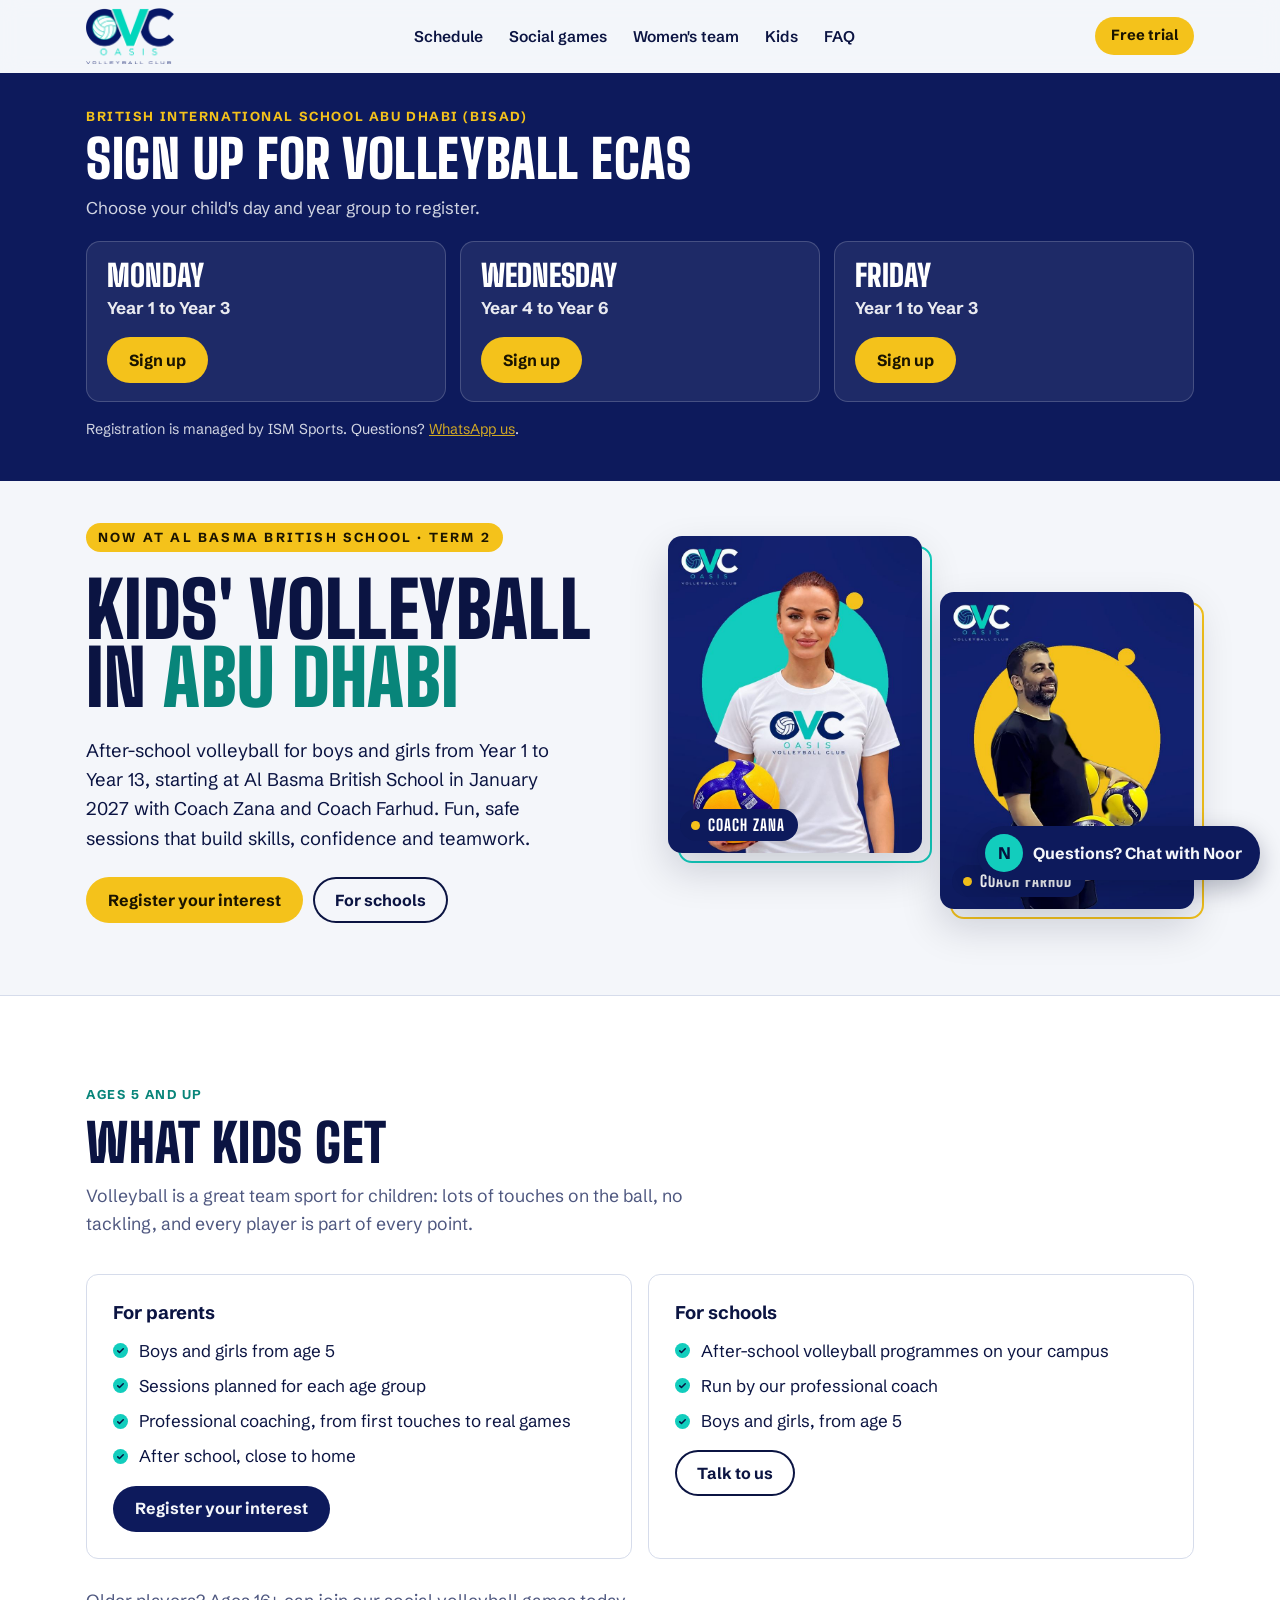
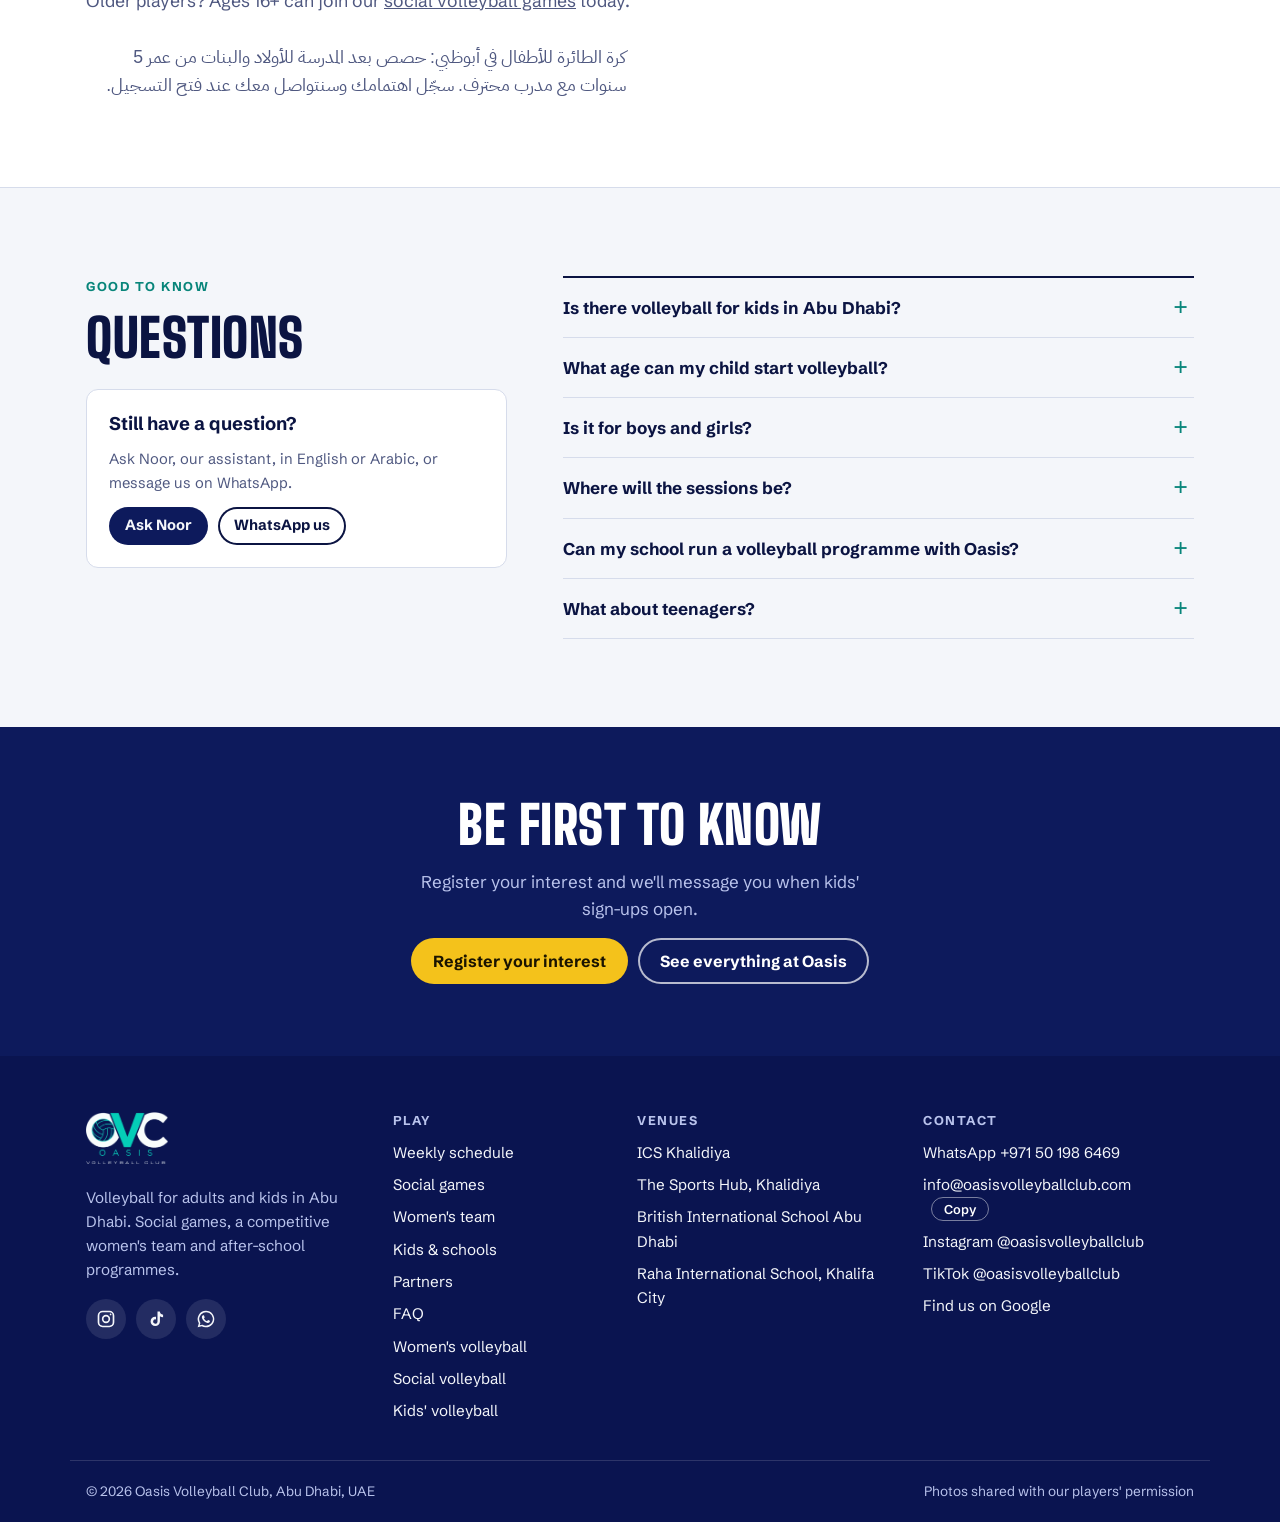
<file: kids-volleyball-abu-dhabi.html>
<!doctype html>
<html lang="en">
<head>
<meta charset="utf-8">
<meta name="viewport" content="width=device-width, initial-scale=1, viewport-fit=cover">
<title>Kids' Volleyball Classes in Abu Dhabi | Ages 5+ | Oasis Volleyball Club</title>
<meta name="description" content="Kids' volleyball classes in Abu Dhabi for boys and girls from age 5. After-school sessions with a professional coach. Register your interest.">
<meta name="keywords" content="kids volleyball Abu Dhabi, volleyball classes for kids Abu Dhabi, children volleyball Abu Dhabi, junior volleyball Abu Dhabi, school volleyball programme Abu Dhabi, كرة الطائرة للأطفال أبوظبي">
<meta name="robots" content="index, follow, max-image-preview:large">
<meta name="author" content="Oasis Volleyball Club">
<meta name="geo.region" content="AE-AZ">
<meta name="geo.placename" content="Abu Dhabi">
<link rel="canonical" href="https://www.oasisvolleyballclub.com/kids-volleyball-abu-dhabi">
<link rel="icon" type="image/png" sizes="32x32" href="favicon-32.png">
<link rel="icon" type="image/png" sizes="192x192" href="icon-192.png">
<link rel="apple-touch-icon" href="apple-touch-icon.png">
<meta name="theme-color" content="#0d1a5c">
<meta property="og:type" content="website">
<meta property="og:site_name" content="Oasis Volleyball Club">
<meta property="og:title" content="Kids&#39; Volleyball Classes in Abu Dhabi | Ages 5+ | Oasis Volleyball Club">
<meta property="og:description" content="Kids&#39; volleyball classes in Abu Dhabi for boys and girls from age 5. After-school sessions with a professional coach. Register your interest.">
<meta property="og:url" content="https://www.oasisvolleyballclub.com/kids-volleyball-abu-dhabi">
<meta property="og:image" content="https://www.oasisvolleyballclub.com/og-image.png">
<meta property="og:image:width" content="1200">
<meta property="og:image:height" content="630">
<meta property="og:locale" content="en_AE">
<meta property="og:locale:alternate" content="ar_AE">
<meta name="twitter:card" content="summary_large_image">
<meta name="twitter:title" content="Kids&#39; Volleyball Classes in Abu Dhabi | Ages 5+ | Oasis Volleyball Club">
<meta name="twitter:description" content="Kids&#39; volleyball classes in Abu Dhabi for boys and girls from age 5. After-school sessions with a professional coach. Register your interest.">
<meta name="twitter:image" content="https://www.oasisvolleyballclub.com/og-image.png">
<script type="application/ld+json">
{
 "@context": "https://schema.org",
 "@graph": [
  {
   "@type": "WebPage",
   "@id": "https://www.oasisvolleyballclub.com/kids-volleyball-abu-dhabi",
   "url": "https://www.oasisvolleyballclub.com/kids-volleyball-abu-dhabi",
   "name": "Kids' Volleyball Classes in Abu Dhabi | Ages 5+ | Oasis Volleyball Club",
   "description": "Kids' volleyball classes in Abu Dhabi for boys and girls from age 5. After-school sessions with a professional coach. Register your interest.",
   "inLanguage": "en",
   "isPartOf": {
    "@id": "https://www.oasisvolleyballclub.com/#website"
   },
   "about": {
    "@id": "https://www.oasisvolleyballclub.com/#club"
   },
   "breadcrumb": {
    "@type": "BreadcrumbList",
    "itemListElement": [
     {
      "@type": "ListItem",
      "position": 1,
      "name": "Home",
      "item": "https://www.oasisvolleyballclub.com/"
     },
     {
      "@type": "ListItem",
      "position": 2,
      "name": "Kids' volleyball",
      "item": "https://www.oasisvolleyballclub.com/kids-volleyball-abu-dhabi"
     }
    ]
   }
  },
  {
   "@type": "Service",
   "name": "Kids' volleyball classes",
   "serviceType": "Youth volleyball coaching",
   "provider": {
    "@id": "https://www.oasisvolleyballclub.com/#club"
   },
   "areaServed": {
    "@type": "Place",
    "name": "Abu Dhabi",
    "address": {
     "@type": "PostalAddress",
     "addressLocality": "Abu Dhabi",
     "addressCountry": "AE"
    }
   },
   "audience": {
    "@type": "PeopleAudience",
    "suggestedMinAge": 5
   }
  },
  {
   "@type": "FAQPage",
   "mainEntity": [
    {
     "@type": "Question",
     "name": "Is there volleyball for kids in Abu Dhabi?",
     "acceptedAnswer": {
      "@type": "Answer",
      "text": "Yes. Oasis Volleyball Club runs after-school volleyball for boys and girls. It starts at Al Basma British School in Term 2 (January 2027), for Year 1 to Year 13. For other schools, register your interest and we'll contact you."
     }
    },
    {
     "@type": "Question",
     "name": "What age can my child start volleyball?",
     "acceptedAnswer": {
      "@type": "Answer",
      "text": "From age 5. Sessions are planned for each age group, starting with fun ball games and moving on to real volleyball skills."
     }
    },
    {
     "@type": "Question",
     "name": "Is it for boys and girls?",
     "acceptedAnswer": {
      "@type": "Answer",
      "text": "Yes, our kids' sessions are for both boys and girls."
     }
    },
    {
     "@type": "Question",
     "name": "Where will the sessions be?",
     "acceptedAnswer": {
      "@type": "Answer",
      "text": "Our first programme is at Al Basma British School from January 2027, and Al Basma families sign up through the school's ECA registration. More schools are coming. Tell us your area when you register your interest."
     }
    },
    {
     "@type": "Question",
     "name": "Can my school run a volleyball programme with Oasis?",
     "acceptedAnswer": {
      "@type": "Answer",
      "text": "Yes. We run after-school volleyball programmes with professional coaching. Use the \"For schools\" button and we'll get in touch."
     }
    },
    {
     "@type": "Question",
     "name": "What about teenagers?",
     "acceptedAnswer": {
      "@type": "Answer",
      "text": "Players aged 16+ can already join our mixed social games on Mondays and Fridays, and complete beginners are welcome."
     }
    }
   ]
  }
 ]
}
</script>

<link rel="preload" href="big-shoulders-display-latin-900-normal.woff2" as="font" type="font/woff2" crossorigin>
<link rel="preload" href="schibsted-grotesk-latin-400-normal.woff2" as="font" type="font/woff2" crossorigin>
<link rel="stylesheet" href="fonts.css">
<style>
/* Layout: sticky club header, photo-led hero, schedule-first, then programmes. Navy + aqua from the crest, yellow from the match ball. */
:root{
  --navy:#0d1a5c;
  --aqua:#12cdbd;
  --aqua-ink:#08857a;
  --ball:#f4c21b;
  --bg:#f4f6fa;
  --surface:#ffffff;
  --fg:#0b1442;
  --muted:#4f5880;
  --line:#d6dceb;
  --on-navy:#f4f6fa;
  --navy-muted:#b9c3ec;
  --paper:#f7f6f2;
  --head-bg:rgba(244,246,250,.92);
  --display:"Big Shoulders Display","Arial Narrow",Impact,sans-serif;
  --body:"Schibsted Grotesk",system-ui,-apple-system,"Segoe UI",sans-serif;
  --gutter-l:max(16px,env(safe-area-inset-left,0px));
  --gutter-r:max(16px,env(safe-area-inset-right,0px));
}
@media (prefers-color-scheme:dark){:root:not([data-theme="light"]){
  --navy:#15237a;--aqua:#2fe0d0;--aqua-ink:#2fe0d0;--ball:#f7cd3c;
  --bg:#080d2c;--surface:#0f1742;--fg:#e9eefc;--muted:#a5aed4;--line:#253169;--on-navy:#f4f6fa;--navy-muted:#b9c3ec;--head-bg:rgba(8,13,44,.92);color-scheme:dark}}
:root[data-theme="dark"]{
  --navy:#15237a;--aqua:#2fe0d0;--aqua-ink:#2fe0d0;--ball:#f7cd3c;
  --bg:#080d2c;--surface:#0f1742;--fg:#e9eefc;--muted:#a5aed4;--line:#253169;--on-navy:#f4f6fa;--navy-muted:#b9c3ec;--head-bg:rgba(8,13,44,.92);color-scheme:dark}

/* Base */
*{box-sizing:border-box}
html,body{margin:0}
html{scroll-behavior:smooth;-webkit-text-size-adjust:100%}
@media (prefers-reduced-motion:reduce){html{scroll-behavior:auto}*{transition:none!important}}
body{background:var(--bg);color:var(--fg);font-family:var(--body);font-size:17px;line-height:1.6;-webkit-font-smoothing:antialiased}
body::before{content:"";position:fixed;inset:0 0 auto;height:env(safe-area-inset-top,0px);z-index:60;background:var(--bg)}
[hidden]{display:none!important}
img{max-width:100%;height:auto}
a{color:inherit}
a:focus-visible,button:focus-visible,summary:focus-visible,input:focus-visible,select:focus-visible,textarea:focus-visible{outline:3px solid var(--aqua);outline-offset:3px;border-radius:4px}
h1,h2,h3,p{margin:0}
h1,h2,h3{text-wrap:balance}
h2{font-family:var(--display);font-weight:900;font-size:clamp(2.3rem,4.6vw,3.3rem);line-height:1;text-transform:uppercase;letter-spacing:.01em}
h3{font-size:1.15rem;font-weight:700;line-height:1.3}
.wrap{max-width:1140px;margin:0 auto;padding-left:var(--gutter-l);padding-right:var(--gutter-r)}
.muted{color:var(--muted)}
.small{font-size:.92rem}
.kicker{font-size:.8rem;font-weight:700;letter-spacing:.12em;text-transform:uppercase;color:var(--aqua-ink)}
.lede{font-size:1.1rem;color:var(--muted);max-width:60ch}
.stack{display:grid;gap:16px;align-content:start}
.stack>*{min-width:0}
.sec-head{display:grid;gap:12px;margin-bottom:36px;max-width:720px}
section[id],footer[id]{scroll-margin-top:84px}
.ph{display:block;width:100%;object-fit:cover;border-radius:10px}
.cap{font-size:.86rem;color:var(--muted);margin-top:8px}

/* Buttons */
.btn{display:inline-flex;align-items:center;justify-content:center;gap:8px;min-height:46px;padding:11px 22px;border-radius:999px;font:700 1rem/1.2 var(--body);text-decoration:none;background:var(--navy);color:var(--on-navy);border:0;cursor:pointer;transition:background .15s,color .15s}
.btn:hover{background:var(--aqua-ink);color:#fff}
.btn.yellow{background:var(--ball);color:#1a1400}
.btn.yellow:hover{background:#ffd54a;color:#1a1400}
.btn.line{background:transparent;color:var(--fg);box-shadow:inset 0 0 0 2px var(--fg)}
.btn.line:hover{background:var(--fg);color:var(--bg)}
.btn.line-light{background:transparent;color:#fff;box-shadow:inset 0 0 0 2px rgba(255,255,255,.7)}
.btn.line-light:hover{background:#fff;color:#0d1a5c}
.btn.sm{min-height:38px;padding:8px 16px;font-size:.92rem}
.btns{display:flex;flex-wrap:wrap;gap:10px}
.textlink{font-weight:700;color:var(--aqua-ink);text-underline-offset:3px;text-decoration-thickness:2px}

/* Header */
.site-head{position:sticky;top:env(safe-area-inset-top,0px);z-index:50;background:var(--head-bg);-webkit-backdrop-filter:saturate(1.4) blur(10px);backdrop-filter:saturate(1.4) blur(10px);border-bottom:1px solid transparent;transition:border-color .2s}
.site-head.scrolled{border-bottom-color:var(--line)}
.nav{display:flex;align-items:center;justify-content:space-between;gap:16px;min-height:72px}
.brand{display:flex;align-items:center;text-decoration:none;flex:none}
.brand img{height:56px;width:auto;display:block}
.logo-d{display:none!important}
@media (prefers-color-scheme:dark){:root:not([data-theme="light"]) .logo-l{display:none!important}:root:not([data-theme="light"]) .logo-d{display:block!important}}
:root[data-theme="dark"] .logo-l{display:none!important}
:root[data-theme="dark"] .logo-d{display:block!important}
.nav-links{display:flex;align-items:center;gap:26px;list-style:none;margin:0;padding:0}
.nav-links a{text-decoration:none;font-weight:600;font-size:.97rem}
.nav-links a:hover{color:var(--aqua-ink)}
.nav-right{display:flex;align-items:center;gap:10px}
.menu-btn{display:none;width:46px;height:46px;border-radius:12px;border:1px solid var(--line);background:var(--surface);color:var(--fg);cursor:pointer;place-items:center}
.menu-btn svg{width:22px;height:22px}
.mobile-menu{border-top:1px solid var(--line);background:var(--bg)}
.mobile-menu ul{list-style:none;margin:0;padding:8px 0 16px;display:grid}
.mobile-menu a{display:block;padding:13px 2px;font-weight:700;font-size:1.1rem;text-decoration:none;border-bottom:1px solid var(--line)}
@media (max-width:900px){.nav-links{display:none}.menu-btn{display:grid}.brand img{height:42px}.nav{min-height:64px}}
@media (min-width:901px){.mobile-menu{display:none!important}}

/* Hero */
.hero{display:grid;grid-template-columns:1fr 1fr;gap:56px;align-items:center;padding-block:40px 72px}
.hero>*{min-width:0}
.hero h1{font-family:var(--display);font-weight:900;text-transform:uppercase;font-size:clamp(3rem,6vw,5rem);line-height:.88;letter-spacing:.005em}
.hero h1 span{color:var(--aqua-ink)}
.hero .intro{display:grid;gap:24px}
.hero .intro p{font-size:1.15rem;max-width:44ch}
.trust{list-style:none;margin:4px 0 0;padding:18px 0 0;border-top:1px solid var(--line);display:flex;flex-wrap:wrap;gap:10px 26px;font-size:.92rem;color:var(--muted)}
.trust li{display:flex;align-items:center;gap:8px}
.trust li::before{content:"";width:8px;height:8px;border-radius:50%;background:var(--ball);flex:none}
.trust b{color:var(--fg)}
.hero-stack{justify-self:end;width:100%;max-width:540px;display:grid;grid-template-columns:1fr 1fr;gap:18px;align-items:start}
.hero-a{transform:none}
.hero-a img{object-position:center 30%}
.hero-stack .hero-b{margin-top:56px}
.hero-b img{object-position:center 20%}
@media (max-width:900px){.hero{grid-template-columns:1fr;gap:36px;padding-block:20px 56px}.hero-stack{justify-self:stretch;max-width:560px}.hero-stack .hero-b{margin-top:36px}}

/* Photo cards: court-line offset frame + scoreboard-style caption tag */
.polaroid{position:relative;margin:0;isolation:isolate}
.polaroid::before{content:"";position:absolute;inset:0;transform:translate(10px,10px);border:2px solid var(--aqua);border-radius:14px;z-index:-1}
.polaroid.hero-b::before,.polaroid.tilt-r::before{border-color:var(--ball)}
.polaroid img{display:block;width:100%;aspect-ratio:4/5;object-fit:cover;border-radius:14px;box-shadow:0 18px 40px rgba(5,10,40,.16)}
.polaroid figcaption{position:absolute;left:12px;bottom:12px;max-width:calc(100% - 24px);display:flex;align-items:center;gap:8px;background:#0d1a5c;color:#fff;font-family:var(--display);font-weight:800;font-size:.98rem;letter-spacing:.07em;text-transform:uppercase;line-height:1.15;padding:7px 13px 7px 11px;border-radius:999px}
.polaroid figcaption::before{content:"";flex:none;width:9px;height:9px;border-radius:50%;background:#f4c21b}
@media (max-width:420px){.polaroid figcaption{font-size:.82rem;left:8px;bottom:8px;max-width:calc(100% - 16px);padding:6px 10px 6px 9px}}

/* Sections */
section.block{padding-block:88px}
section.block.alt{background:var(--surface);border-block:1px solid var(--line)}
.two{display:grid;grid-template-columns:1fr 1fr;gap:56px;align-items:center}
.two>*{min-width:0}
@media (max-width:900px){.two{grid-template-columns:1fr;gap:36px}section.block{padding-block:64px}}

/* Schedule */
.sched{list-style:none;margin:0;padding:0;border-top:2px solid var(--fg)}
.sched li{display:grid;grid-template-columns:120px minmax(0,1.4fr) minmax(0,1.6fr) 150px 112px;gap:20px;align-items:center;padding:20px 0;border-bottom:1px solid var(--line)}
.sched li>*{min-width:0}
.sched .day{font-family:var(--display);font-weight:900;font-size:1.9rem;line-height:1;text-transform:uppercase}
.sched .day small{display:block;font-family:var(--body);font-size:.85rem;font-weight:600;color:var(--muted);text-transform:none;margin-top:4px}
.sched .what b{display:block;font-size:1.05rem}
.sched .what span{font-size:.9rem;color:var(--muted)}
.sched .where a{font-weight:600;text-decoration:underline;text-decoration-color:var(--line);text-underline-offset:3px}
.sched .where a:hover{text-decoration-color:var(--aqua-ink)}
.sched .where span{display:block;font-size:.85rem;color:var(--muted)}
.sched .fee{font-weight:700;font-variant-numeric:tabular-nums}
.sched .fee span{display:block;font-size:.85rem;font-weight:500;color:var(--muted)}
.sched .act{justify-self:end}
.tag{display:inline-block;font-size:.78rem;font-weight:700;padding:3px 10px;border-radius:999px;margin-top:6px}
.tag.mixed{background:color-mix(in srgb,var(--aqua) 22%,transparent);color:var(--fg)}
.tag.women{background:color-mix(in srgb,var(--ball) 35%,transparent);color:var(--fg)}
@media (max-width:900px){
  .sched li{grid-template-columns:84px minmax(0,1fr);gap:6px 16px;padding:18px 0}
  .sched .day{grid-row:span 4;font-size:1.6rem;align-self:start;padding-top:2px}
  .sched .act{justify-self:start;margin-top:8px}
}

/* Programme cards */
.cards{display:grid;grid-template-columns:1fr 1fr;gap:16px}
.cards>*{min-width:0}
.card{background:var(--surface);border:1px solid var(--line);border-radius:12px;padding:26px;display:grid;gap:12px;align-content:start}
.card .price-line{font-family:var(--display);font-weight:900;font-size:2.2rem;line-height:1}
.card .price-line small{font-family:var(--body);font-size:.9rem;font-weight:600;color:var(--muted);margin-left:4px}
.ticks{list-style:none;margin:0;padding:0;display:grid;gap:8px}
.ticks li{position:relative;padding-left:26px}
.ticks li::before{content:"";position:absolute;left:0;top:.38em;width:15px;height:15px;border-radius:50%;background:var(--aqua) url("data:image/svg+xml,%3Csvg xmlns='http://www.w3.org/2000/svg' viewBox='0 0 16 16'%3E%3Cpath d='M4 8.5l2.5 2.5L12 5.5' fill='none' stroke='%2306123f' stroke-width='2.2' stroke-linecap='round' stroke-linejoin='round'/%3E%3C/svg%3E") center/11px no-repeat}
.card .links{display:flex;flex-wrap:wrap;gap:10px;margin-top:4px}
.wide-photo{margin:16px 0 0}
.wide-photo img{aspect-ratio:2.4/1;object-position:center 45%}
@media (max-width:760px){.cards{grid-template-columns:1fr}.wide-photo img{aspect-ratio:3/2}}

/* Women's team */
.team-top{align-items:start}
.team-photo{}
.team-photo img{aspect-ratio:auto}
.fees{margin-top:72px}
.prices{display:grid;grid-template-columns:repeat(4,1fr);gap:16px;margin-top:20px}
.price{position:relative;background:var(--surface);border:1px solid var(--line);border-radius:12px;padding:24px;display:grid;gap:6px;align-content:start}
.price h3{font-size:1rem;color:var(--muted);font-weight:600}
.price .amt{font-family:var(--display);font-weight:900;font-size:3rem;line-height:1;font-variant-numeric:tabular-nums}
.price .amt small{font-family:var(--body);font-size:1rem;font-weight:600;margin-left:4px;color:var(--muted)}
.price .per{font-weight:700;font-variant-numeric:tabular-nums;padding-top:10px;margin-top:6px;border-top:1px dashed var(--line)}
.price .save{font-size:.9rem;color:var(--aqua-ink);font-weight:700}
.price.season{background:var(--navy);color:var(--on-navy);border-color:var(--navy)}
.price.season h3,.price.season .amt small,.price.season .muted{color:var(--navy-muted)}
.price.season .per{border-top-color:rgba(255,255,255,.25)}
.price.season .save{color:var(--aqua)}
.price .best{position:absolute;top:-12px;right:16px;background:var(--ball);color:#1a1400;font-weight:700;font-size:.78rem;padding:3px 12px;border-radius:999px}
.fees-foot{display:flex;flex-wrap:wrap;align-items:center;justify-content:space-between;gap:16px;margin-top:20px}
.fees-foot p{max-width:62ch}
@media (max-width:1000px){.prices{grid-template-columns:repeat(2,1fr)}}@media (max-width:560px){.prices{grid-template-columns:1fr}}
.coach{margin-top:88px}
.coach-pair{display:grid;grid-template-columns:1fr 1fr;gap:22px;max-width:520px}
.coach-pair .tilt-l{}
.coach-pair .tilt-r{margin-top:32px}
.coach-pair img{object-position:center 30%}
.mini{border-top:2px solid var(--fg);padding-top:14px;display:grid;gap:6px}

/* Kids */
.kids{background:var(--navy);color:var(--on-navy);border-radius:16px;padding:44px;display:grid;grid-template-columns:1fr 1fr;gap:40px;align-items:center}
.kids>*{min-width:0}
.kids h2{color:#fff}
.kids p{color:var(--navy-muted)}
.soon{display:inline-block;justify-self:start;background:var(--ball);color:#1a1400;font-weight:700;font-size:.82rem;padding:4px 12px;border-radius:999px}
@media (max-width:900px){.kids{grid-template-columns:1fr;padding:30px 22px;gap:22px}}

/* Partners */
.partners{list-style:none;margin:0;padding:0;display:flex;flex-wrap:wrap;gap:12px}
.partners li{border:1.5px solid var(--fg);border-radius:999px;padding:10px 20px;font-family:var(--display);font-weight:800;font-size:1.3rem;text-transform:uppercase;letter-spacing:.02em;line-height:1}
.partner-photo{max-width:440px;justify-self:end}
.partner-photo img{aspect-ratio:4/3;object-position:center 55%}
@media (max-width:900px){.partner-photo{justify-self:start}}

/* FAQ */
.faq-grid{display:grid;grid-template-columns:.8fr 1.2fr;gap:56px;align-items:start}
.faq-grid>*{min-width:0}
.faq{display:grid;border-top:2px solid var(--fg)}
.faq details{border-bottom:1px solid var(--line)}
.faq summary{cursor:pointer;font-weight:700;padding:16px 36px 16px 0;list-style:none;position:relative}
.faq summary::-webkit-details-marker{display:none}
.faq summary::after{content:"+";position:absolute;right:6px;top:10px;font-size:1.5rem;font-weight:400;color:var(--aqua-ink)}
.faq details[open] summary::after{content:"–"}
.faq details p{padding:0 0 18px;color:var(--muted)}
.faq details a{color:var(--aqua-ink);font-weight:600}
.ask{background:var(--surface);border:1px solid var(--line);border-radius:12px;padding:22px;display:grid;gap:12px;margin-top:8px}
@media (max-width:900px){.faq-grid{grid-template-columns:1fr;gap:28px}}

/* CTA band + footer */
.cta-band{background:var(--navy);color:#fff;text-align:center}
.cta-band .wrap{padding-block:72px;display:grid;gap:16px;justify-items:center}
.cta-band h2{color:#fff}
.cta-band p{color:var(--navy-muted);max-width:46ch}
.site-foot{background:#0a1450;color:var(--on-navy);font-size:.95rem}
.foot-grid{display:grid;grid-template-columns:1.3fr 1fr 1.2fr 1.3fr;gap:36px;padding-block:56px 36px}
.foot-grid>*{min-width:0}
.foot-grid h3{font-size:.8rem;letter-spacing:.12em;text-transform:uppercase;color:var(--navy-muted);margin-bottom:12px}
.foot-grid ul{list-style:none;margin:0;padding:0;display:grid;gap:8px}
.foot-grid a{text-decoration:none}
.foot-grid a:hover{text-decoration:underline;text-underline-offset:3px}
.foot-brand img{height:52px;width:auto;margin-bottom:14px}
.foot-brand p{color:var(--navy-muted);max-width:34ch}
.socials{display:flex;gap:10px;margin-top:16px}
.socials a{width:40px;height:40px;border-radius:50%;display:grid;place-items:center;background:rgba(255,255,255,.1)}
.socials a:hover{background:rgba(255,255,255,.2)}
.socials svg{width:20px;height:20px}
.copy{background:transparent;color:#fff;border:1.5px solid rgba(255,255,255,.45);border-radius:999px;padding:3px 12px;font:600 .8rem var(--body);cursor:pointer;margin-left:8px}
.copy:hover{border-color:#fff}
.foot-small{display:flex;flex-wrap:wrap;justify-content:space-between;gap:10px;border-top:1px solid rgba(255,255,255,.14);padding-block:20px;color:var(--navy-muted);font-size:.85rem}
.foot-small{padding-bottom:calc(20px + env(safe-area-inset-bottom,0px))}
@media (max-width:900px){.foot-grid{grid-template-columns:1fr 1fr}}
@media (max-width:560px){.foot-grid{grid-template-columns:1fr}}

/* Join form */
.modal{position:fixed;inset:0;z-index:70;background:rgba(5,9,35,.55);display:grid;place-items:center;padding:16px;padding-left:var(--gutter-l);padding-right:var(--gutter-r)}
.modal-card{position:relative;width:100%;max-width:520px;max-height:calc(100% - 16px);overflow:auto;background:var(--surface);color:var(--fg);border-radius:16px;padding:30px;box-shadow:0 24px 60px rgba(0,0,0,.35)}
.modal-card h2{font-size:2.2rem}
.modal-close{position:absolute;top:14px;right:14px;width:40px;height:40px;border-radius:50%;border:1px solid var(--line);background:var(--bg);color:var(--fg);font-size:1.4rem;line-height:1;cursor:pointer}
.form{display:grid;gap:14px;margin-top:18px}
.field{display:grid;gap:6px}
.field label{font-weight:700;font-size:.92rem}
.field input,.field select,.field textarea{width:100%;font:inherit;font-size:16px;color:var(--fg);background:var(--bg);border:1px solid var(--line);border-radius:10px;padding:11px 12px}
.field textarea{min-height:84px;resize:vertical}
.row2{display:grid;grid-template-columns:1fr 1fr;gap:12px}
@media (max-width:480px){.row2{grid-template-columns:1fr}.modal-card{padding:24px 18px}}
.form-note{font-size:.85rem;color:var(--muted)}
.err{color:#c0392b;font-size:.85rem;font-weight:600}
.done{display:grid;gap:14px;margin-top:14px}
.done pre{white-space:pre-wrap;font:inherit;font-size:.88rem;background:var(--bg);border:1px solid var(--line);border-radius:10px;padding:12px;margin:0}
body.locked{overflow:hidden}

/* Chat assistant */
.chat-fab{position:fixed;right:calc(20px + env(safe-area-inset-right,0px));bottom:calc(20px + env(safe-area-inset-bottom,0px));z-index:40;display:flex;align-items:center;gap:10px;background:var(--navy);color:var(--on-navy);border:0;border-radius:999px;padding:8px 18px 8px 8px;font:700 1rem var(--body);cursor:pointer;box-shadow:0 8px 24px rgba(5,10,40,.28)}
.chat-fab .av{width:38px;height:38px;border-radius:50%;background:var(--aqua);color:#06123f;display:grid;place-items:center;font-weight:700;font-size:1.05rem}
.chat-fab:hover{background:var(--aqua-ink)}
.chat{position:fixed;right:calc(20px + env(safe-area-inset-right,0px));bottom:calc(20px + env(safe-area-inset-bottom,0px));z-index:65;width:380px;max-width:calc(100vw - 32px);height:min(620px,calc(100vh - 40px));height:min(620px,calc(100dvh - 40px));background:var(--surface);color:var(--fg);border:1px solid var(--line);border-radius:14px;display:flex;flex-direction:column;overflow:hidden;box-shadow:0 18px 50px rgba(5,10,40,.32)}
.chat[dir="rtl"]{font-family:"IBM Plex Sans Arabic",var(--body)}
.chat-head{background:var(--navy);color:var(--on-navy);display:flex;align-items:center;gap:10px;padding:12px 12px 12px 14px}
.chat-head .av{width:40px;height:40px;border-radius:50%;background:var(--aqua);color:#06123f;display:grid;place-items:center;font-weight:700;flex:none}
.chat-head .who{flex:1;min-width:0;line-height:1.25}
.chat-head .who b{display:block}
.chat-head .who span{font-size:.8rem;color:#b9c3ec}
.chat-head button{background:transparent;color:#fff;border:1.5px solid rgba(255,255,255,.45);border-radius:999px;padding:4px 11px;font:600 .82rem var(--body);cursor:pointer}
.chat-head button.x{border:0;font-size:1.4rem;line-height:1;padding:2px 8px}
.chat-log{flex:1;overflow-y:auto;padding:16px 14px;display:flex;flex-direction:column;gap:10px;background:var(--bg)}
.msg{max-width:88%;padding:10px 13px;border-radius:14px;font-size:.95rem;line-height:1.5;overflow-wrap:anywhere}
.msg.bot{background:var(--surface);border:1px solid var(--line);align-self:flex-start;border-end-start-radius:4px}
.msg.me{background:var(--navy);color:var(--on-navy);align-self:flex-end;border-end-end-radius:4px}
.msg a{color:var(--aqua-ink);font-weight:600}
.msg ul{margin:6px 0 0;padding-inline-start:18px}
.msg pre{white-space:pre-wrap;font:inherit;font-size:.85rem;background:var(--bg);border:1px solid var(--line);border-radius:8px;padding:8px 10px;margin:8px 0 0}
.chips{display:flex;flex-wrap:wrap;gap:6px;align-self:flex-start}
.chips button{background:var(--surface);color:var(--fg);border:1.5px solid var(--navy);border-radius:999px;padding:6px 12px;font:600 .85rem inherit;font-family:inherit;cursor:pointer}
.chat[data-dark] .chips button{border-color:var(--aqua)}
.chips button:hover{background:var(--navy);color:var(--on-navy)}
.chips button.go{background:#1fa855;border-color:#1fa855;color:#fff}
.chat-form{display:flex;gap:8px;padding:10px;border-top:1px solid var(--line);background:var(--surface);padding-bottom:calc(10px + env(safe-area-inset-bottom,0px))}
.chat-form input{flex:1;min-width:0;border:1px solid var(--line);background:var(--bg);color:var(--fg);border-radius:999px;padding:10px 14px;font:inherit;font-size:16px}
.chat-form button{background:var(--navy);color:var(--on-navy);border:0;border-radius:999px;padding:0 16px;font:700 .9rem inherit;font-family:inherit;cursor:pointer}
@media (max-width:520px){.chat{left:0;right:0;bottom:0;top:calc(env(safe-area-inset-top,0px) + 10px);width:100%;max-width:100%;height:auto;border-radius:14px 14px 0 0}}
@media (max-height:560px) and (min-width:521px){.chat{top:calc(env(safe-area-inset-top,0px) + 10px);height:auto}}
body.chat-open{overflow:hidden}
@media (min-width:521px){body.chat-open{overflow:auto}}

@media (max-width:600px){.chat-fab{padding:8px}.chat-fab #fabLabel{display:none}}
body.locked .chat-fab{display:none}

.signup{background:var(--navy);color:var(--on-navy);padding:36px 0 40px}
.su-kick{margin:0;font:700 .82rem/1.2 var(--body);letter-spacing:.12em;text-transform:uppercase;color:var(--ball)}
.signup h2{margin:8px 0 0;color:#fff}
.su-lede{margin:8px 0 0;opacity:.85}
.su-grid{display:grid;grid-template-columns:repeat(3,minmax(0,1fr));gap:14px;margin-top:20px}
.su-card{display:flex;flex-direction:column;gap:4px;background:rgba(255,255,255,.07);border:1px solid rgba(255,255,255,.18);border-radius:14px;padding:18px 20px;color:#fff;text-decoration:none;transition:background .15s}
.su-card:hover{background:rgba(255,255,255,.13)}
.su-day{font:900 1.9rem/1 var(--display);text-transform:uppercase}
.su-yr{font-weight:700;opacity:.9}
.su-btn{margin-top:12px;align-self:flex-start}
.su-note{margin:16px 0 0;font-size:.9rem;opacity:.85}.su-note a{color:var(--ball)}
@media (max-width:760px){.su-grid{grid-template-columns:1fr}}
</style>
</head>
<body>

<header class="site-head" id="siteHead">
  <div class="wrap nav">
    <a class="brand" href="/" aria-label="Oasis Volleyball Club, back to top">
      <img class="logo-l" src="logo.png" alt="Oasis Volleyball Club" width="486" height="309">
      <img class="logo-d" src="logo-white.png" alt="" width="486" height="309" loading="lazy">
    </a>
    <nav aria-label="Main"><ul class="nav-links">
      <li><a href="/#schedule">Schedule</a></li>
      <li><a href="/#games">Social games</a></li>
      <li><a href="/#team">Women's team</a></li>
      <li><a href="/#kids">Kids</a></li>
      <li><a href="/#faq">FAQ</a></li>
    </ul></nav>
    <div class="nav-right">
      <button class="btn yellow sm" type="button" data-join="team">Free trial</button>
      <button class="menu-btn" type="button" id="menuBtn" aria-expanded="false" aria-controls="mobileMenu" aria-label="Open menu">
        <svg viewBox="0 0 24 24" fill="none" stroke="currentColor" stroke-width="2" stroke-linecap="round" aria-hidden="true"><path d="M4 7h16M4 12h16M4 17h16"/></svg>
      </button>
    </div>
  </div>
  <nav class="mobile-menu" id="mobileMenu" aria-label="Mobile" hidden>
    <ul class="wrap">
      <li><a href="/#schedule">Schedule</a></li>
      <li><a href="/#games">Social games</a></li>
      <li><a href="/#team">Women's team</a></li>
      <li><a href="/#kids">Kids &amp; schools</a></li>
      <li><a href="/#partners">Partners</a></li>
      <li><a href="/#faq">FAQ</a></li>
      <li><a href="/#contact">Contact</a></li>
    </ul>
  </nav>
</header>

<main id="top">
  <section class="signup" id="bisad-signup" aria-labelledby="su-title">
    <div class="wrap">
      <p class="su-kick">British International School Abu Dhabi (BISAD)</p>
      <h2 id="su-title">Sign up for volleyball ECAs</h2>
      <p class="su-lede">Choose your child's day and year group to register.</p>
      <div class="su-grid">
        <a class="su-card" href="https://ism-1.classcard.app/en/event/1727030" target="_blank" rel="noopener">
          <span class="su-day">Monday</span>
          <span class="su-yr">Year 1 to Year 3</span>
          <span class="btn yellow su-btn">Sign up</span>
        </a>
        <a class="su-card" href="https://ism-1.classcard.app/en/event/1727045" target="_blank" rel="noopener">
          <span class="su-day">Wednesday</span>
          <span class="su-yr">Year 4 to Year 6</span>
          <span class="btn yellow su-btn">Sign up</span>
        </a>
        <a class="su-card" href="https://ism-1.classcard.app/en/event/1727056" target="_blank" rel="noopener">
          <span class="su-day">Friday</span>
          <span class="su-yr">Year 1 to Year 3</span>
          <span class="btn yellow su-btn">Sign up</span>
        </a>
      </div>
      <p class="su-note">Registration is managed by ISM Sports. Questions? <a href="https://wa.me/971501986469" target="_blank" rel="noopener">WhatsApp us</a>.</p>
    </div>
  </section>
  <div class="wrap hero">
    <div class="intro">
      <p class="kicker"><span class="soon">Now at Al Basma British School · Term 2</span></p>
      <h1>Kids' volleyball in <span>Abu Dhabi</span></h1>
      <p>After-school volleyball for boys and girls from Year 1 to Year 13, starting at Al Basma British School in January 2027 with Coach Zana and Coach Farhud. Fun, safe sessions that build skills, confidence and teamwork.</p>
      <div class="btns">
        <button class="btn yellow" type="button" data-join="kids">Register your interest</button>
        <button class="btn line" type="button" data-join="school">For schools</button>
      </div>
    </div>
    <div class="hero-stack">
      <figure class="polaroid hero-a">
        <img src="coach_zana.jpg" alt="Coach Zana of Oasis Volleyball Club holding a volleyball" width="720" height="900" fetchpriority="high">
        <figcaption>Coach Zana</figcaption>
      </figure>
      <figure class="polaroid hero-b">
        <img src="coach_farhud.jpg" alt="Coach Farhud of Oasis Volleyball Club holding volleyballs" width="720" height="900">
        <figcaption>Coach Farhud</figcaption>
      </figure>
    </div>
  </div>

  <section class="block alt" id="what">
    <div class="wrap">
      <div class="sec-head">
        <p class="kicker">Ages 5 and up</p>
        <h2>What kids get</h2>
        <p class="lede">Volleyball is a great team sport for children: lots of touches on the ball, no tackling, and every player is part of every point.</p>
      </div>
      <div class="cards">
        <article class="card">
          <h3>For parents</h3>
          <ul class="ticks">
            <li>Boys and girls from age 5</li>
            <li>Sessions planned for each age group</li>
            <li>Professional coaching, from first touches to real games</li>
            <li>After school, close to home</li>
          </ul>
          <div class="links"><button class="btn" type="button" data-join="kids">Register your interest</button></div>
        </article>
        <article class="card">
          <h3>For schools</h3>
          <ul class="ticks">
            <li>After-school volleyball programmes on your campus</li>
            <li>Run by our professional coach</li>
            <li>Boys and girls, from age 5</li>
          </ul>
          <div class="links"><button class="btn line" type="button" data-join="school">Talk to us</button></div>
        </article>
      </div>
      <p class="lede" style="margin-top:28px">Older players? Ages 16+ can join our <a href="social-volleyball-abu-dhabi">social volleyball games</a> today.</p>
      <p class="lede" lang="ar" dir="rtl" style="margin-top:28px;font-family:'IBM Plex Sans Arabic',sans-serif">كرة الطائرة للأطفال في أبوظبي: حصص بعد المدرسة للأولاد والبنات من عمر 5 سنوات مع مدرب محترف. سجّل اهتمامك وسنتواصل معك عند فتح التسجيل.</p>
    </div>
  </section>

  <section class="block" id="faq">
    <div class="wrap faq-grid">
      <div class="stack"><p class="kicker">Good to know</p><h2>Questions</h2><div class="ask">
          <h3>Still have a question?</h3>
          <p class="muted small">Ask Noor, our assistant, in English or Arabic, or message us on WhatsApp.</p>
          <p class="btns"><button class="btn sm" type="button" data-chat="">Ask Noor</button><a class="btn line sm" href="https://wa.me/971501986469" target="_blank" rel="noopener">WhatsApp us</a></p>
        </div></div>
      <div class="faq"><details><summary>Is there volleyball for kids in Abu Dhabi?</summary><p>Yes. Oasis Volleyball Club runs after-school volleyball for boys and girls. It starts at Al Basma British School in Term 2 (January 2027), for Year 1 to Year 13. For other schools, register your interest and we'll contact you.</p></details><details><summary>What age can my child start volleyball?</summary><p>From age 5. Sessions are planned for each age group, starting with fun ball games and moving on to real volleyball skills.</p></details><details><summary>Is it for boys and girls?</summary><p>Yes, our kids' sessions are for both boys and girls.</p></details><details><summary>Where will the sessions be?</summary><p>Our first programme is at Al Basma British School from January 2027, and Al Basma families sign up through the school's ECA registration. More schools are coming. Tell us your area when you register your interest.</p></details><details><summary>Can my school run a volleyball programme with Oasis?</summary><p>Yes. We run after-school volleyball programmes with professional coaching. Use the "For schools" button and we'll get in touch.</p></details><details><summary>What about teenagers?</summary><p>Players aged 16+ can already join our mixed social games on Mondays and Fridays, and complete beginners are welcome.</p></details></div>
    </div>
  </section>

  <section class="cta-band">
    <div class="wrap">
      <h2>Be first to know</h2>
      <p>Register your interest and we'll message you when kids' sign-ups open.</p>
      <div class="btns" style="justify-content:center"><button class="btn yellow" type="button" data-join="kids">Register your interest</button><a class="btn line-light" href="/">See everything at Oasis</a></div>
    </div>
  </section>
</main>

<footer class="site-foot" id="contact">
  <div class="wrap foot-grid">
    <div class="foot-brand">
      <img src="logo-white.png" alt="Oasis Volleyball Club" width="486" height="309" loading="lazy">
      <p>Volleyball for adults and kids in Abu Dhabi. Social games, a competitive women's team and after-school programmes.</p>
      <div class="socials">
        <a href="https://www.instagram.com/oasisvolleyballclub/" target="_blank" rel="noopener" aria-label="Instagram"><svg viewBox="0 0 24 24" fill="none" stroke="currentColor" stroke-width="2" aria-hidden="true"><rect x="3" y="3" width="18" height="18" rx="5"/><circle cx="12" cy="12" r="4"/><circle cx="17.5" cy="6.5" r="1" fill="currentColor" stroke="none"/></svg></a>
        <a href="https://www.tiktok.com/@oasisvolleyballclub" target="_blank" rel="noopener" aria-label="TikTok"><svg viewBox="0 0 24 24" fill="currentColor" aria-hidden="true"><path d="M16.6 3c.3 2.2 1.6 3.6 3.9 3.8v3a7.2 7.2 0 0 1-3.8-1.2v6.3a5.6 5.6 0 1 1-5.6-5.6c.3 0 .6 0 .9.1v3.1a2.6 2.6 0 1 0 1.8 2.4V3h2.8z"/></svg></a>
        <a href="https://wa.me/971501986469" target="_blank" rel="noopener" aria-label="WhatsApp"><svg viewBox="0 0 24 24" fill="currentColor" aria-hidden="true"><path d="M12 2a10 10 0 0 0-8.6 15.1L2 22l5-1.3A10 10 0 1 0 12 2zm0 18.2c-1.5 0-3-.4-4.2-1.2l-.3-.2-3 .8.8-2.9-.2-.3A8.2 8.2 0 1 1 12 20.2zm4.5-6.1c-.2-.1-1.5-.7-1.7-.8-.2-.1-.4-.1-.6.1l-.8 1c-.1.2-.3.2-.5.1-.7-.3-1.4-.7-2-1.3-.5-.5-1-1.1-1.3-1.7-.1-.2 0-.4.1-.5l.4-.4.3-.4v-.4l-.8-1.9c-.2-.5-.4-.4-.6-.4h-.5c-.2 0-.4.1-.6.3-.6.6-.9 1.4-.9 2.2.1.9.4 1.8 1 2.6 1.1 1.6 2.5 2.9 4.3 3.6.5.2 1 .4 1.5.5.6.2 1.2.1 1.7-.1.5-.3.9-.7 1.1-1.2.1-.3.1-.6 0-.9-.1-.1-.3-.2-.5-.3z"/></svg></a>
      </div>
    </div>
    <div>
      <h3>Play</h3>
      <ul>
        <li><a href="/#schedule">Weekly schedule</a></li>
        <li><a href="/#games">Social games</a></li>
        <li><a href="/#team">Women's team</a></li>
        <li><a href="/#kids">Kids &amp; schools</a></li>
        <li><a href="/#partners">Partners</a></li>
        <li><a href="/#faq">FAQ</a></li>
        <li><a href="womens-volleyball-abu-dhabi">Women's volleyball</a></li>
        <li><a href="social-volleyball-abu-dhabi">Social volleyball</a></li>
        <li><a href="kids-volleyball-abu-dhabi">Kids' volleyball</a></li>
      </ul>
    </div>
    <div>
      <h3>Venues</h3>
      <ul>
        <li><a href="https://www.google.com/maps/search/?api=1&amp;query=International+Community+School+Khalidiya+Abu+Dhabi" target="_blank" rel="noopener">ICS Khalidiya</a></li>
        <li><a href="https://www.google.com/maps/search/?api=1&amp;query=The+Sports+Hub+Khalidiya+Abu+Dhabi" target="_blank" rel="noopener">The Sports Hub, Khalidiya</a></li>
        <li><a href="https://www.google.com/maps/search/?api=1&amp;query=British+International+School+Abu+Dhabi" target="_blank" rel="noopener">British International School Abu Dhabi</a></li>
        <li><a href="https://www.google.com/maps/search/?api=1&amp;query=Raha+International+School+Khalifa+City+Campus+Abu+Dhabi" target="_blank" rel="noopener">Raha International School, Khalifa City</a></li>
      </ul>
    </div>
    <div>
      <h3>Contact</h3>
      <ul>
        <li><a href="https://wa.me/971501986469" target="_blank" rel="noopener">WhatsApp +971 50 198 6469</a></li>
        <li><span id="email">info@oasisvolleyballclub.com</span><button class="copy" id="copyEmail" type="button">Copy</button></li>
        <li><a href="https://www.instagram.com/oasisvolleyballclub/" target="_blank" rel="noopener">Instagram @oasisvolleyballclub</a></li>
        <li><a href="https://www.tiktok.com/@oasisvolleyballclub" target="_blank" rel="noopener">TikTok @oasisvolleyballclub</a></li>
        <li><a href="https://share.google/XoTlJKyEZHw8YatK3" target="_blank" rel="noopener">Find us on Google</a></li>
      </ul>
    </div>
  </div>
  <div class="wrap foot-small"><span>© 2026 Oasis Volleyball Club, Abu Dhabi, UAE</span><span>Photos shared with our players' permission</span></div>
</footer>

<div class="modal" id="joinModal" role="dialog" aria-modal="true" aria-labelledby="joinTitle" hidden>
  <div class="modal-card">
    <button class="modal-close" type="button" id="joinClose" aria-label="Close">×</button>
    <p class="kicker" id="joinKicker">Free trial</p>
    <h2 id="joinTitle">Book your free trial</h2>
    <p class="muted small" id="joinIntro">Tell us a little about you. We'll confirm your session on WhatsApp.</p>
    <form class="form" id="joinForm" novalidate>
      <div class="field">
        <label for="jName">Your name</label>
        <input id="jName" name="name" autocomplete="name" required>
      </div>
      <div class="field">
        <label for="jWhat">I'm interested in</label>
        <select id="jWhat" name="what">
          <option value="team">Women's team, free trial</option>
          <option value="social">Mixed social games</option>
          <option value="ladies">Ladies-only games</option>
          <option value="kids">Kids' programme (coming soon)</option>
          <option value="school">Volleyball at my school</option>
          <option value="private">Private sessions</option>
          <option value="sponsor">Sponsorship or partnership</option>
          <option value="other">Something else</option>
        </select>
      </div>
      <div class="row2" id="rowLevel">
        <div class="field">
          <label for="jLevel" id="jLevelLabel">Volleyball level</label>
          <select id="jLevel" name="level">
            <option>New to volleyball</option>
            <option>Played a little</option>
            <option selected>Basic skills</option>
            <option>Experienced</option>
          </select>
          <input id="jAge" name="age" placeholder="e.g. 8 and 11" hidden>
        </div>
        <div class="field" id="dayField">
          <label for="jDay">Preferred day</label>
          <select id="jDay" name="day">
            <option>Tuesday</option>
            <option>Thursday</option>
            <option selected>Either</option>
          </select>
        </div>
      </div>
      <div class="field">
        <label for="jNote">Anything else? <span class="muted">(optional)</span></label>
        <textarea id="jNote" name="note" placeholder="Questions, your area, best time to reach you"></textarea>
      </div>
      <p class="err" id="joinErr" hidden>Please add your name so we know who to reply to.</p>
      <button class="btn yellow" type="submit">Continue on WhatsApp</button>
      <p class="form-note">This opens WhatsApp with your message ready to send. Prefer email? Write to info@oasisvolleyballclub.com.</p>
    </form>
    <div class="done" id="joinDone" hidden>
      <p><b>Almost done.</b> WhatsApp should have opened with your message. Just press send. If it didn't open, use the button below.</p>
      <pre id="joinMsg"></pre>
      <p class="btns"><a class="btn yellow" id="joinWa" href="https://wa.me/971501986469" target="_blank" rel="noopener">Open WhatsApp</a><button class="btn line" type="button" id="joinCopy">Copy message</button></p>
    </div>
  </div>
</div>

<button class="chat-fab" id="chatOpen" type="button" aria-controls="chat"><span class="av" aria-hidden="true">N</span><span id="fabLabel">Questions? Chat with Noor</span></button>
<div class="chat" id="chat" role="dialog" aria-label="Chat with Noor" hidden>
  <div class="chat-head">
    <span class="av" aria-hidden="true">N</span>
    <div class="who"><b id="chatName">Noor</b><span id="chatSub">Oasis Volleyball Club</span></div>
    <button type="button" id="chatLang">عربي</button>
    <button type="button" class="x" id="chatClose" aria-label="Close chat">×</button>
  </div>
  <div class="chat-log" id="chatLog" aria-live="polite"></div>
  <form class="chat-form" id="chatForm" autocomplete="off">
    <input id="chatInput" type="text" placeholder="Type your question" aria-label="Your message">
    <button type="submit" id="chatSend">Send</button>
  </form>
</div>

<script>
/* ---------- Noor: Oasis Volleyball chat assistant ----------
   Everything Noor knows lives in KB below. Edit the text there to update answers.
   Leads are sent to the club's WhatsApp as a pre-written message. */
(function(){
var WA='971501986469';
var APP='<a href="https://volleyball-signup.vercel.app" target="_blank" rel="noopener">volleyball-signup.vercel.app</a>';
var MAIL='info@oasisvolleyballclub.com';

var UI={
 en:{sub:'Oasis Volleyball Club',lang:'عربي',fab:'Questions? Chat with Noor',ph:'Type your question',send:'Send',
  hello:'Hi, I\'m Noor from Oasis Volleyball Club. Ask me anything about our social games, the women\'s team, kids\' programmes, prices or sponsorship. You can also pick a topic below.',
  fallback:'Sorry, I didn\'t quite get that. Try asking it another way, or pick a topic below. I can also pass your question to our team on WhatsApp.',
  lead:'Talk to the team',more:'Other questions',restart:'Start again',
  askName:'Great. I\'ll put together a message for our team so you won\'t have to repeat yourself. What\'s your name?',
  askInterest:'Thanks, {n}! What are you interested in?',
  askLevel:'How would you describe your volleyball level?',
  askKid:'How old is your child (or children)?',
  askNote:'Anything else the team should know? For example, which days suit you or a question you have.',
  nothing:'Nothing else',
  done:'All set. Tap the green button to open WhatsApp. Your message is already written, so you just press send and our team will have everything they need.',
  sendWa:'Send on WhatsApp',copy:'Copy message',copied:'Copied',
  levels:['Never played','Beginner','Basic skills','Intermediate','Advanced']},
 ar:{sub:'نادي أوايسس للكرة الطائرة',lang:'English',fab:'لديك سؤال؟ تحدث مع نور',ph:'اكتب سؤالك',send:'إرسال',
  hello:'مرحباً، أنا نور من نادي أوايسس للكرة الطائرة. اسألني عن المباريات الاجتماعية، فريق السيدات، برامج الأطفال، الأسعار أو الرعاية. يمكنك أيضاً اختيار موضوع من الأسفل.',
  fallback:'عذراً، لم أفهم سؤالك تماماً. جرّب صياغته بطريقة أخرى أو اختر موضوعاً من الأسفل. يمكنني أيضاً إرسال سؤالك إلى فريقنا عبر واتساب.',
  lead:'تواصل مع الفريق',more:'أسئلة أخرى',restart:'البدء من جديد',
  askName:'رائع. سأجهز رسالة لفريقنا حتى لا تضطر لتكرار أي شيء. ما اسمك؟',
  askInterest:'شكراً يا {n}! ما الذي يهمك؟',
  askLevel:'كيف تصف مستواك في الكرة الطائرة؟',
  askKid:'كم عمر طفلك (أو أطفالك)؟',
  askNote:'هل هناك أي شيء آخر تود أن يعرفه الفريق؟ مثلاً الأيام المناسبة لك أو أي سؤال لديك.',
  nothing:'لا شيء آخر',
  done:'تم. اضغط الزر الأخضر لفتح واتساب. رسالتك مكتوبة مسبقاً، فقط اضغط إرسال وسيكون لدى فريقنا كل ما يحتاجه.',
  sendWa:'إرسال عبر واتساب',copy:'نسخ الرسالة',copied:'تم النسخ',
  levels:['لم ألعب من قبل','مبتدئ','مهارات أساسية','متوسط','متقدم']}
};
var LEVELS_EN=UI.en.levels;

/* Topics: id, English label (also used in the WhatsApp summary), Arabic label, keywords, answers */
var KB=[
 {id:'social',en_l:'Social games',ar_l:'المباريات الاجتماعية',p:2,
  kw:['social','game','games','monday','friday','mixed','casual','pickup','play','اجتماعي','اجتماعية','مباراه','مباريات','العب','لعب','الاثنين','الجمعه','مختلط'],
  en:'<b>Mixed social games</b> are open to men and women aged 16+, and complete beginners are welcome.<ul><li>Monday, 8–10 pm at ICS Khalidiya</li><li>Friday, 9–11 pm at Raha International School, Khalifa City Campus</li></ul>It\'s 35 AED a game. Sign up and see who\'s playing in our app: '+APP+'. Teams are balanced on the night.<br><br><a href="https://chat.whatsapp.com/GD7I8r3fnTNLAEN6s6q2b7" target="_blank" rel="noopener">Join our Mixed Social Games WhatsApp group</a> for game announcements.',
  ar:'<b>المباريات الاجتماعية المختلطة</b> مفتوحة للرجال والنساء من عمر 16 عاماً فما فوق، والمبتدئون مرحب بهم.<ul><li>الاثنين، 8–10 مساءً في مدرسة ICS الخالدية</li><li>الجمعة، 9–11 مساءً في مدرسة الراحة الدولية، حرم مدينة خليفة</li></ul>السعر 35 درهماً للمباراة. سجّل عبر تطبيقنا: '+APP+'. يتم توزيع الفرق بشكل متوازن في نفس الليلة.<br><br><a href="https://chat.whatsapp.com/GD7I8r3fnTNLAEN6s6q2b7" target="_blank" rel="noopener">انضم إلى مجموعة واتساب للمباريات الاجتماعية</a> لمعرفة مواعيد المباريات.',
  next:['pay','venues','cancel','lead']},
 {id:'team',en_l:'Women\'s team',ar_l:'فريق السيدات',p:2,
  kw:['free trial','free session','first session','is it free','try','free','فريق السيدات','فريق للسيدات','فريق نسائي','team','womens team','women\'s team','ladies team','training','train','tuesday','thursday','join the team','trial','tryout','فريق','تدريب','تمرين','الثلاثاء','الخميس','تجربه'],
  en:'Our <b>women\'s team</b> trains with a professional coach:<ul><li>Tuesday, 8–10 pm at Sports Hub Khalidiya</li><li>Thursday, 8–10 pm at BISAD (British International School Abu Dhabi)</li></ul>You need to be 18+ with basic playing skills. <b>Your first trial session is free.</b><br><br>Prices: 100 AED per session, or a package: 6 sessions for 500 AED (valid 6 weeks), 15 for 1,000 AED (valid 3 months) or 30 for 1,600 AED (valid until 15 June). You only use a session when you come, and sessions we cancel stay in your package.',
  ar:'<b>فريق السيدات</b> يتدرب مع مدرب محترف:<ul><li>الثلاثاء، 8–10 مساءً في سبورتس هب الخالدية</li><li>الخميس، 8–10 مساءً في المدرسة البريطانية الدولية أبوظبي (BISAD)</li></ul>يجب أن يكون عمرك 18 عاماً أو أكثر مع مهارات لعب أساسية. <b>الحصة التجريبية الأولى مجانية.</b><br><br>الأسعار: 100 درهم للحصة، أو باقة: 6 حصص بـ500 درهم (صالحة 6 أسابيع)، 15 حصة بـ1,000 درهم (صالحة 3 أشهر)، أو 30 حصة بـ1,600 درهم (صالحة حتى 15 يونيو). تُحتسب الحصة فقط عند حضورك، والحصص التي نلغيها تبقى في باقتك.',
  next:['coach','league','kit','lead']},
 {id:'price',en_l:'Prices',ar_l:'الأسعار',p:0,
  kw:['price','prices','cost','how much','fee','fees','aed','dirham','membership','سعر','اسعار','الاسعار','كم','تكلفه','رسوم','درهم','اشتراك'],
  en:'Here are our prices:<ul><li>Mixed social games: 35 AED a game</li><li>Ladies-only games: 70 AED</li><li>Women\'s team: 100 AED a session, or 6 sessions for 500 AED, 15 for 1,000 AED, 30 for 1,600 AED (first trial free)</li><li>Private sessions: 500 AED an hour plus the gym cost</li><li>Jerseys: 45 AED printed, or the Adidas kit at about 200–300 AED</li></ul>',
  ar:'أسعارنا:<ul><li>المباريات الاجتماعية المختلطة: 35 درهماً للمباراة</li><li>مباريات السيدات فقط: 70 درهماً</li><li>فريق السيدات: 100 درهم للحصة، أو 6 حصص بـ500 درهم، 15 حصة بـ1,000 درهم، 30 حصة بـ1,600 درهم (الحصة التجريبية الأولى مجانية)</li><li>الحصص الخاصة: 500 درهم للساعة بالإضافة إلى تكلفة الصالة</li><li>القمصان: 45 درهماً للمطبوع محلياً، أو طقم أديداس بحوالي 200–300 درهم</li></ul>',
  next:['pay','social','team','lead']},
 {id:'pay',en_l:'Payment',ar_l:'الدفع',p:1,
  kw:['pay','paying','payment','bank','transfer','aani','iban','account','دفع','الدفع','ادفع','تحويل','بنك','حساب','اني','آني'],
  en:'You can pay by:<ul><li><b>Aani</b> to +971 50 198 6469</li><li><b>Bank transfer</b>: Wio Bank, Keri Adonna Zeller, IBAN AE44 0860 0000 0613 3847 628, SWIFT WIOBAEADXXX</li></ul>For social games, sign up in the app ('+APP+') and pay at least 24 hours before the game, or you\'ll be moved to the waitlist.',
  ar:'طرق الدفع:<ul><li><b>آني</b> على الرقم ‎+971 50 198 6469</li><li><b>تحويل بنكي</b>: بنك Wio، باسم Keri Adonna Zeller، رقم الآيبان AE44 0860 0000 0613 3847 628، سويفت WIOBAEADXXX</li></ul>للمباريات الاجتماعية، سجّل في التطبيق ('+APP+') وادفع قبل المباراة بـ 24 ساعة على الأقل، وإلا سيتم نقلك إلى قائمة الانتظار.',
  next:['cancel','social','lead']},
 {id:'cancel',en_l:'Cancellations',ar_l:'الإلغاء',p:1,
  kw:['cancel','cancellation','cancelling','waitlist','wait list','late','cant make','can\'t make','no show','الغاء','إلغاء','الانتظار','متاخر','اعتذر'],
  en:'Payment is due 24 hours before the game, or you\'ll be moved to the waitlist. You can remove yourself in the app up to 24 hours before. If you cancel later than that, you still need to pay or find someone to take your spot. Repeated late cancellations or no-shows mean you\'ll be placed on the waitlist for future games.',
  ar:'يجب الدفع قبل المباراة بـ 24 ساعة، وإلا سيتم نقلك إلى قائمة الانتظار. يمكنك إلغاء تسجيلك عبر التطبيق حتى 24 ساعة قبل المباراة. إذا ألغيت بعد ذلك، يجب عليك الدفع أو إيجاد بديل لمكانك. تكرار الإلغاء المتأخر أو عدم الحضور يعني وضعك على قائمة الانتظار في المباريات القادمة.',
  next:['pay','social','lead']},
 {id:'venues',en_l:'Venues & parking',ar_l:'المواقع والمواقف',p:1,qw:['where','parking','park','اين','وين','موقف'],
  kw:['where','location','address','venue','venues','parking','park','map','gate','id','emirates id','directions','اين','أين','موقع','عنوان','موقف','مواقف','هويه','الهويه','بوابه'],
  en:'<ul><li><b>ICS Khalidiya</b> (Monday games): some free parking in front of the school, and paid parking on the street beside it.</li><li><b>Raha International School, Khalifa City Campus</b> (Friday games): bring your Emirates ID for the security gate. A digital ID is fine.</li><li><b>Sports Hub Khalidiya</b> (Tuesday training): free parking.</li><li><b>BISAD</b> (Thursday training): details are shared in the training group.</li></ul>',
  ar:'<ul><li><b>مدرسة ICS الخالدية</b> (مباريات الاثنين): مواقف مجانية محدودة أمام المدرسة، ومواقف مدفوعة في الشارع بجانبها.</li><li><b>مدرسة الراحة الدولية، حرم مدينة خليفة</b> (مباريات الجمعة): أحضر هويتك الإماراتية لبوابة الأمن، والهوية الرقمية مقبولة.</li><li><b>سبورتس هب الخالدية</b> (تدريب الثلاثاء): مواقف مجانية.</li><li><b>BISAD</b> (تدريب الخميس): تتم مشاركة التفاصيل في مجموعة التدريب.</li></ul>',
  next:['social','team','lead']},
 {id:'coach',en_l:'Coach',ar_l:'المدرب',p:1,
  kw:['coach','coaches','coaching','trainer','who trains','مدرب','المدرب'],
  en:'Our sessions are run by our professional coaches, <b>Coach Zana</b> and <b>Coach Farhud</b>, with drills for every level, from first touches to match tactics.',
  ar:'يقود حصصنا مدربانا المحترفان، <b>المدربة زانا</b> و<b>المدرب فرهود</b>، بتمارين تناسب جميع المستويات، من الأساسيات إلى تكتيكات المباريات.',
  next:['team','private','lead']},
 {id:'league',en_l:'League & tournaments',ar_l:'الدوري والبطولات',p:1,
  kw:['league','national league','tournament','tournaments','compete','competition','competitive','friendly','friendlies','match','matches','selection','roster','دوري','بطوله','بطولات','ودي','وديه','منافسه'],
  en:'Training with the women\'s team gives you the chance to play in the <b>UAE National League</b>, friendly games and smaller tournaments in Abu Dhabi and Dubai. The coach picks the 14-player league roster based on training, so regular attendance is the way in. League dates haven\'t been announced yet.<br><br>Each player\'s entry fees are covered for at least 4 games a season. Extra games are paid by the players.',
  ar:'التدريب مع فريق السيدات يمنحك فرصة اللعب في <b>دوري الإمارات</b>، والمباريات الودية، والبطولات الصغيرة في أبوظبي ودبي. يختار المدرب قائمة الدوري المكونة من 14 لاعبة بناءً على التدريب، لذلك الالتزام بالحضور هو الطريق. لم يتم الإعلان عن مواعيد الدوري بعد.<br><br>رسوم المشاركة مغطاة لكل لاعبة في 4 مباريات على الأقل في الموسم، والمباريات الإضافية يدفعها اللاعبون.',
  next:['team','kit','lead']},
 {id:'kit',en_l:'Kit & jerseys',ar_l:'الأطقم والقمصان',p:1,
  kw:['kit','jersey','jerseys','uniform','adidas','shirt','shirts','merch','قميص','قمصان','زي','طقم','اديداس'],
  en:'Women\'s team players need the club\'s <b>Adidas kit</b>, which costs about 200–300 AED. Anyone can buy a club jersey: the Adidas kit, or a <b>locally printed jersey for 45 AED</b>.',
  ar:'لاعبات فريق السيدات يحتجن إلى <b>طقم أديداس</b> الخاص بالنادي، وتكلفته حوالي 200–300 درهم. ويمكن لأي شخص شراء قميص النادي: طقم أديداس، أو <b>قميص مطبوع محلياً بسعر 45 درهماً</b>.',
  next:['team','lead']},
 {id:'ladies',en_l:'Ladies-only games',ar_l:'مباريات السيدات فقط',p:3,
  kw:['ladies only','ladies-only','women only','women-only','female only','girls only','only women','only ladies','سيدات فقط','للسيدات فقط','نساء فقط','مباريات نسائيه'],
  en:'<b>Ladies-only games</b> happen about once a month for women of all levels, and beginners are very welcome. They cost 70 AED. To get the invitations, <a href="https://chat.whatsapp.com/EtNuUqPx47xL4fgCQy8T78" target="_blank" rel="noopener">join our Ladies Only WhatsApp group</a>. Photos are only taken with your permission.',
  ar:'<b>مباريات السيدات فقط</b> تقام مرة تقريباً كل شهر للسيدات من جميع المستويات، والمبتدئات مرحب بهن. السعر 70 درهماً. للحصول على الدعوات، <a href="https://chat.whatsapp.com/EtNuUqPx47xL4fgCQy8T78" target="_blank" rel="noopener">انضمي إلى مجموعة السيدات فقط على واتساب</a>. لا يتم التصوير إلا بإذنك.',
  next:['lead','social']},
 {id:'kids',en_l:'Kids & schools',ar_l:'الأطفال والمدارس',p:4,
  kw:['kid','kids','child','children','son','daughter','school','schools','junior','juniors','youth','academy','boy','boys','girl','girls','طفل','اطفال','أطفال','ابني','ابنتي','بنتي','مدرسه','مدارس','ناشئين','اكاديميه'],
  en:'Our kids\' volleyball starts at <b>Al Basma British School</b> in Term 2 (January 2027), for boys and girls from Year 1 to Year 13, with Coach Zana and Coach Farhud. Al Basma families sign up through the school\'s ECA registration. For other schools, leave your details and we\'ll contact you when we add more.',
  ar:'سنبدأ قريباً برامج كرة طائرة <b>للأولاد والبنات من عمر 5 سنوات</b> في مدارس أبوظبي. اترك بياناتك وسيتواصل معك فريقنا عند فتح التسجيل.',
  next:['lead']},
 {id:'private',en_l:'Private sessions',ar_l:'الحصص الخاصة',p:2,
  kw:['private','one on one','1 on 1','1:1','personal','lesson','lessons','individual','خاص','خاصه','دروس','درس','فردي'],
  en:'Yes, we offer <b>private sessions</b> with our coach for 500 AED an hour, plus the cost of the gym. Leave your details and we\'ll arrange a time.',
  ar:'نعم، نقدم <b>حصصاً خاصة</b> مع مدربنا بسعر 500 درهم للساعة، بالإضافة إلى تكلفة الصالة. اترك بياناتك وسنرتب موعداً.',
  next:['coach','lead']},
 {id:'men',en_l:'Men',ar_l:'الرجال',p:4,
  kw:['mens team','men\'s team','team for men','فريق رجال','فريق للرجال','men','man','male','males','guys','mens','men\'s','husband','رجال','رجل','شباب','زوجي'],
  en:'We don\'t have a men\'s team at the moment, but men are very welcome at our <b>mixed social games</b> on Monday and Friday.',
  ar:'لا يوجد لدينا فريق رجال حالياً، لكن الرجال مرحب بهم جداً في <b>المباريات الاجتماعية المختلطة</b> يومي الاثنين والجمعة.',
  next:['social','private']},
 {id:'age',en_l:'Age limits',ar_l:'الأعمار',p:1,
  kw:['age','ages','old','minimum','teen','teens','teenager','16','18','عمر','سن','الاعمار','مراهق'],
  en:'<ul><li>Mixed social games: 16+</li><li>Women\'s team: 18+</li><li>Kids\' programmes: from Year 1 (age 5)</li></ul>',
  ar:'<ul><li>المباريات الاجتماعية المختلطة: 16 عاماً فما فوق</li><li>فريق السيدات: 18 عاماً فما فوق</li><li>برامج الأطفال (قريباً): من عمر 5 سنوات</li></ul>',
  next:['social','team','kids']},
 {id:'beginner',en_l:'Beginners',ar_l:'المبتدئون',p:1,
  kw:['beginner','beginners','never played','new to','first time','no experience','learn','learning','level','levels','مبتدئ','مبتدئه','مبتدئين','اول مره','تعلم','مستوى'],
  en:'Complete beginners are very welcome at our <b>social games</b> and <b>ladies-only games</b>. The women\'s team needs basic playing skills, and your first trial session is free.',
  ar:'المبتدئون مرحب بهم جداً في <b>المباريات الاجتماعية</b> و<b>مباريات السيدات فقط</b>. أما فريق السيدات فيتطلب مهارات لعب أساسية، والحصة التجريبية الأولى مجانية.',
  next:['social','ladies','team']},
 {id:'bring',en_l:'What to bring',ar_l:'ماذا أحضر',p:1,
  kw:['bring','wear','shoes','clothes','knee pads','kneepads','what do i need','equipment','ball','احضر','أحضر','البس','احذيه','ملابس','حذاء','واقي'],
  en:'Bring clean indoor sports shoes, comfortable sportswear and a water bottle. Knee pads are optional. We provide the balls. For Friday games at Raha, also bring your Emirates ID.',
  ar:'أحضر حذاءً رياضياً نظيفاً للصالات، وملابس رياضية مريحة، وزجاجة ماء. واقيات الركبة اختيارية. نحن نوفر الكرات. لمباريات الجمعة في مدرسة الراحة، أحضر هويتك الإماراتية أيضاً.',
  next:['social','venues']},
 {id:'season',en_l:'Season & breaks',ar_l:'الموسم والعطل',p:1,
  kw:['season','break','breaks','ramadan','holiday','holidays','calendar','eid','summer','موسم','الموسم','رمضان','عطله','عطلات','عيد','جدول'],
  en:'The 2026/27 training season runs from <b>September 1, 2026 to June 15, 2027</b>. Breaks: winter break (Dec 24 – Jan 3), Ramadan (about Feb 7 – Mar 8) and Eid al-Fitr, spring break (Apr 5–11), Eid al-Adha (about May 16–20) and Islamic New Year (about Jun 5–7). Islamic holiday dates depend on the moon sighting.',
  ar:'موسم التدريب 2026/27 يمتد من <b>1 سبتمبر 2026 إلى 15 يونيو 2027</b>. العطل: العطلة الشتوية (24 ديسمبر – 3 يناير)، رمضان (تقريباً 7 فبراير – 8 مارس) وعيد الفطر، عطلة الربيع (5–11 أبريل)، عيد الأضحى (تقريباً 16–20 مايو) ورأس السنة الهجرية (تقريباً 5–7 يونيو). مواعيد المناسبات الإسلامية تعتمد على رؤية الهلال.',
  next:['team','lead']},
 {id:'sponsor',en_l:'Sponsorship',ar_l:'الرعاية',p:2,
  kw:['sponsor','sponsors','sponsorship','partner','partnership','brand','advertise','advertising','collaboration','collab','رعايه','راعي','رعاة','شراكه','اعلان','تعاون'],
  en:'We\'d love to hear from you. Email <b>'+MAIL+'</b> and we\'ll send our sponsorship proposal, or leave your details here. Brands we\'ve worked with include GoodEats Nutrition, BOLD Hydration and Organic Shop.',
  ar:'يسعدنا تواصلك. راسلنا على <b>'+MAIL+'</b> وسنرسل لك عرض الرعاية، أو اترك بياناتك هنا. من العلامات التي تعاونّا معها: GoodEats Nutrition و BOLD Hydration و Organic Shop.',
  next:['lead']},
 {id:'refund',en_l:'Refunds',ar_l:'الاسترداد',p:2,
  kw:['refund','refunds','money back','reimburse','استرداد','استرجاع','ارجاع المبلغ'],
  en:'Our team handles refunds personally. Leave your details and they\'ll get back to you.',
  ar:'يتعامل فريقنا مع طلبات الاسترداد بشكل شخصي. اترك بياناتك وسيتواصلون معك.',
  next:['lead']},
 {id:'contact',en_l:'Contact',ar_l:'التواصل',p:1,
  kw:['contact','email','phone','whatsapp','instagram','tiktok','number','call','reach','تواصل','رقم','ايميل','بريد','واتساب','انستغرام','اتصال'],
  en:'<ul><li>WhatsApp: +971 50 198 6469</li><li>Email: '+MAIL+'</li><li>Instagram and TikTok: @oasisvolleyballclub</li></ul>Or I can write a message to our team for you, so you don\'t have to explain everything again.',
  ar:'<ul><li>واتساب: ‎+971 50 198 6469</li><li>البريد: '+MAIL+'</li><li>إنستغرام وتيك توك: ‎@oasisvolleyballclub</li></ul>أو يمكنني كتابة رسالة لفريقنا نيابة عنك حتى لا تضطر لشرح كل شيء من جديد.',
  next:['lead']},
 {id:'join',en_l:'How to join',ar_l:'كيف أنضم',p:0,
  kw:['join','how do i join','how to join','how can i join','sign up','signup','register','registration','get started','start playing','membership','member','become a member','how can i play','how do i play','i want to play','want to play','play with you','interested','participate','enroll','enrol','new here','انضم','انضمام','الانضمام','اشترك','الاشتراك','تسجيل','التسجيل','كيف العب','اريد اللعب','عضويه'],
  en:'Welcome! How you join depends on what you\'d like to do:<ul><li><b>Social games</b> (men &amp; women, 16+, all levels): sign up and pay in our app, '+APP+'. 35 AED a game, Mondays and Fridays.</li><li><b>Women\'s team</b> (18+, basic skills): your first training is free. Tap <b>Talk to the team</b> below and I\'ll book it for you.</li><li><b>Ladies-only games</b>: <a href="https://chat.whatsapp.com/EtNuUqPx47xL4fgCQy8T78" target="_blank" rel="noopener">join our Ladies Only WhatsApp group</a> for the invites.</li><li><b>Kids</b> (from age 5): coming soon. Leave your details and we\'ll be in touch.</li></ul>Which one are you interested in?',
  ar:'أهلاً بك! طريقة الانضمام تعتمد على ما تريد:<ul><li><b>المباريات الاجتماعية</b> (رجال ونساء، 16+، جميع المستويات): سجّل وادفع عبر تطبيقنا '+APP+'. 35 درهماً للمباراة، الاثنين والجمعة.</li><li><b>فريق السيدات</b> (18+، مهارات أساسية): الحصة الأولى مجانية. اضغط <b>تواصل مع الفريق</b> وسأحجزها لك.</li><li><b>مباريات السيدات فقط</b>: <a href="https://chat.whatsapp.com/EtNuUqPx47xL4fgCQy8T78" target="_blank" rel="noopener">انضمي إلى مجموعة السيدات على واتساب</a> للدعوات.</li><li><b>الأطفال</b> (من 5 سنوات): قريباً. اترك بياناتك وسنتواصل معك.</li></ul>ما الذي يهمك؟',
  next:['social','team','ladies','kids','lead']},
 {id:'schedule',en_l:'Weekly schedule',ar_l:'الجدول الأسبوعي',p:1,qw:['when','what time','what days','which days','tonight','today','tomorrow','this week','متى','اليوم','الليله'],
  kw:['schedule','timetable','times','time','when','what days','which days','days','tonight','today','tomorrow','this week','weekend','evening','hours','sessions','متى','الجدول','جدول','المواعيد','موعد','الوقت','اليوم','الليله','الاسبوع'],
  en:'Here\'s our weekly schedule:<ul><li><b>Monday</b> 8–10 pm: mixed social games, ICS Khalidiya</li><li><b>Tuesday</b> 8–10 pm: women\'s team training, The Sports Hub, Khalidiya</li><li><b>Thursday</b> 8–10 pm: women\'s team training, BISAD</li><li><b>Friday</b> 9–11 pm: mixed social games, Raha International School, Khalifa City</li><li><b>About once a month</b>: ladies-only games (invites in our WhatsApp group)</li></ul>',
  ar:'جدولنا الأسبوعي:<ul><li><b>الاثنين</b> 8–10 مساءً: مباريات اجتماعية مختلطة، مدرسة ICS الخالدية</li><li><b>الثلاثاء</b> 8–10 مساءً: تدريب فريق السيدات، سبورتس هب الخالدية</li><li><b>الخميس</b> 8–10 مساءً: تدريب فريق السيدات، BISAD</li><li><b>الجمعة</b> 9–11 مساءً: مباريات اجتماعية مختلطة، مدرسة الراحة الدولية، مدينة خليفة</li><li><b>مرة تقريباً كل شهر</b>: مباريات السيدات فقط (الدعوات في مجموعة واتساب)</li></ul>',
  next:['join','venues','price']},
 {id:'alone',en_l:'Coming alone',ar_l:'القدوم بمفردي',p:2,
  kw:['alone','on my own','by myself','myself','no friends','without a team','need a team','have a team','bring a friend','bring friends','bring a partner','need a partner','partner','وحدي','بمفردي','لوحدي','بدون فريق','صديق','صديقتي'],
  en:'Yes, you can absolutely come on your own. Most people do! At our social games teams are mixed and balanced on the night, so you\'ll be put in a team when you arrive. Friends are welcome too, just ask them to sign up in the app.',
  ar:'بالتأكيد يمكنك القدوم بمفردك، وهذا ما يفعله معظم اللاعبين! في المباريات الاجتماعية يتم توزيع الفرق بشكل متوازن في نفس الليلة، لذلك ستنضم إلى فريق عند وصولك. الأصدقاء مرحب بهم أيضاً، فقط يجب أن يسجلوا عبر التطبيق.',
  next:['social','join']},
 {id:'about',en_l:'About Oasis',ar_l:'عن أوايسس',p:0,
  kw:['about','who are you','what is oasis','tell me about','what do you do','club','oasis','من انتم','عن النادي','النادي','اوايسس'],
  en:'Oasis Volleyball Club is a volleyball club in Abu Dhabi for adults and kids, men and women, from beginners to experienced players. We run mixed social games every Monday and Friday, a competitive women\'s team in the UAE National League, monthly ladies-only games, private coaching, and soon kids\' programmes.',
  ar:'نادي أوايسس للكرة الطائرة نادٍ في أبوظبي للكبار والأطفال، رجالاً ونساءً، من المبتدئين إلى اللاعبين ذوي الخبرة. ننظم مباريات اجتماعية مختلطة كل اثنين وجمعة، ولدينا فريق سيدات تنافسي في دوري الإمارات، ومباريات للسيدات فقط شهرياً، وحصصاً خاصة، وقريباً برامج للأطفال.',
  next:['join','schedule','price']},
 {id:'hello',en_l:'Hello',ar_l:'ترحيب',p:0,
  kw:['hi','hello','hey','salam','good morning','good evening','مرحبا','السلام','اهلا','هلا','صباح','مساء'],
  en:'Hi! How can I help you today?',ar:'أهلاً! كيف يمكنني مساعدتك اليوم؟',next:['social','team','kids','price']},
 {id:'thanks',en_l:'Thanks',ar_l:'شكر',p:0,
  kw:['thanks','thank you','thx','great','perfect','شكرا','شكراً','مشكور','تسلم'],
  en:'You\'re welcome! Anything else I can help with?',ar:'العفو! هل هناك شيء آخر يمكنني مساعدتك به؟',next:['more','lead']}
];
var BY={};KB.forEach(function(k){BY[k.id]=k;});
var MAIN=['join','schedule','social','team','ladies','kids','price','lead'];
var INTERESTS=['social','team','ladies','kids','private','kit','sponsor','other'];

function norm(s){
 s=(' '+String(s).toLowerCase()+' ')
  .replace(/[ً-ْـ]/g,'').replace(/[أإآ]/g,'ا').replace(/ة/g,'ه').replace(/ى/g,'ي')
  .replace(/[’`]/g,"'").replace(/[^a-z0-9'؀-ۿ:]+/g,' ');
 return s.replace(/\s+/g,' ');
}
KB.forEach(function(k){k.nkw=k.kw.map(function(w){return norm(w).trim();});if(k.qw)k.nqw=k.qw.map(function(w){return norm(w).trim();});});
function match(text){
 var t=norm(text),best=null,bs=0;
 KB.forEach(function(k){
  var s=0;
  k.nkw.forEach(function(w){
   if(!w)return;
   var hit=/[؀-ۿ]/.test(w)?t.indexOf(w)>-1:(t.indexOf(' '+w+' ')>-1||(w.indexOf(' ')<0&&w.length>=4&&t.indexOf(' '+w)>-1));
   if(hit)s+=10+w.split(' ').length*2;
  });
  if(k.nqw)k.nqw.forEach(function(w){var hit=/[؀-ۿ]/.test(w)?t.indexOf(w)>-1:t.indexOf(' '+w+' ')>-1;if(hit)s+=12;});
  if(s>0)s+=k.p;
  if(s>bs){bs=s;best=k;}
 });
 return best;
}
var LEAD_WORDS=['talk to','speak to','human','real person','call me','contact me','sign me up','register me','book','تواصل معي','اريد التسجيل','سجلني','احجز','شخص'];

var lang=(navigator.language||'').toLowerCase().indexOf('ar')===0?'ar':'en';
var state={mode:'chat',step:null,lead:{},topics:[],questions:[]};
var $=function(id){return document.getElementById(id);};
var log=$('chatLog'),panel=$('chat'),fab=$('chatOpen'),input=$('chatInput');

function t(k){return UI[lang][k];}
function applyLang(){
 panel.setAttribute('dir',lang==='ar'?'rtl':'ltr');panel.setAttribute('lang',lang);
 $('chatName').textContent=lang==='ar'?'نور':'Noor';
 $('chatSub').textContent=t('sub');$('chatLang').textContent=t('lang');
 $('fabLabel').textContent=t('fab');input.placeholder=t('ph');$('chatSend').textContent=t('send');
}
function scroll(){log.scrollTop=log.scrollHeight;}
function bot(html){var d=document.createElement('div');d.className='msg bot';d.innerHTML=html;log.appendChild(d);scroll();return d;}
function me(text){var d=document.createElement('div');d.className='msg me';d.textContent=text;log.appendChild(d);scroll();}
function clearChips(){Array.prototype.forEach.call(log.querySelectorAll('.chips'),function(c){c.remove();});}
function chips(list){
 clearChips();if(!list||!list.length)return;
 var w=document.createElement('div');w.className='chips';
 list.forEach(function(c){
  var b=document.createElement('button');b.type='button';b.textContent=c.label;if(c.cls)b.className=c.cls;
  b.addEventListener('click',function(){me(c.label);clearChips();c.fn();});w.appendChild(b);
 });
 log.appendChild(w);scroll();
}
function label(id){
 if(id==='lead')return t('lead');if(id==='more')return t('more');
 if(id==='other')return lang==='ar'?'شيء آخر':'Something else';
 return BY[id][lang+'_l'];
}
function topicChips(ids){
 chips(ids.map(function(id){return {label:label(id),fn:function(){
  if(id==='lead')return startLead();if(id==='more')return showMain();answer(BY[id]);}};}));
}
function showMain(){topicChips(MAIN);}
function answer(k){
 if(state.topics.indexOf(k.en_l)<0&&k.id!=='hello'&&k.id!=='thanks')state.topics.push(k.en_l);
 bot(k[lang]);topicChips((k.next||[]).concat(k.next&&k.next.indexOf('lead')>-1?['more']:['lead','more']).filter(function(v,i,a){return a.indexOf(v)===i;}));
}

/* Lead capture */
function startLead(pre){
 state.mode='lead';state.lead={interest:pre||null};state.step='name';
 bot(t('askName'));clearChips();input.focus();
}
function askInterest(){
 state.step='interest';
 bot(t('askInterest').replace('{n}',escapeHtml(state.lead.name)));
 var guess=state.topics.length?null:null;
 chips(INTERESTS.map(function(id){return {label:label(id),fn:function(){
  state.lead.interest=id==='other'?'Something else':BY[id].en_l;afterInterest(id);}};}));
}
function afterInterest(id){
 if(id==='kids'){state.step='kid';bot(t('askKid'));clearChips();input.focus();return;}
 if(id==='social'||id==='team'||id==='private'||id==='ladies'){
  state.step='level';bot(t('askLevel'));
  chips(UI[lang].levels.map(function(l,i){return {label:l,fn:function(){state.lead.level=LEVELS_EN[i];askNote();}};}));return;
 }
 askNote();
}
function askNote(){
 state.step='note';bot(t('askNote'));
 chips([{label:t('nothing'),fn:function(){state.lead.note='';finish();}}]);input.focus();
}
function summary(){
 var L=state.lead,lines=['Hi Oasis! Message from Noor, the website chat:',''];
 lines.push('Name: '+L.name);
 if(L.interest)lines.push('Interested in: '+L.interest);
 if(L.level)lines.push('Volleyball level: '+L.level);
 if(L.kid)lines.push('Child\'s age: '+L.kid);
 lines.push('Preferred language: '+(lang==='ar'?'Arabic':'English'));
 if(state.topics.length)lines.push('Topics viewed in chat: '+state.topics.join(', '));
 if(state.questions.length)lines.push('Questions asked in chat: '+state.questions.map(function(q){return '"'+q+'"';}).join('; '));
 if(L.note)lines.push('Note: '+L.note);
 return lines.join('\n');
}
function finish(){
 state.step=null;state.mode='chat';
 var msg=summary();
 var d=bot(escapeHtml(t('done')));var pre=document.createElement('pre');pre.textContent=msg;d.appendChild(pre);
 var url='https://wa.me/'+WA+'?text='+encodeURIComponent(msg);
 clearChips();
 var w=document.createElement('div');w.className='chips';
 var a=document.createElement('a');a.href=url;a.target='_blank';a.rel='noopener';
 var b=document.createElement('button');b.type='button';b.className='go';b.textContent=t('sendWa');a.appendChild(b);
 var c=document.createElement('button');c.type='button';c.textContent=t('copy');
 c.addEventListener('click',function(){
  var ok=function(){c.textContent=t('copied');};
  try{navigator.clipboard.writeText(msg).then(ok,function(){selectPre(pre);});}catch(e){selectPre(pre);}
 });
 var r=document.createElement('button');r.type='button';r.textContent=t('restart');
 r.addEventListener('click',function(){me(t('restart'));state.topics=[];state.questions=[];bot(t('hello'));showMain();});
 w.appendChild(a);w.appendChild(c);w.appendChild(r);log.appendChild(w);scroll();
}
function selectPre(pre){var rg=document.createRange();rg.selectNodeContents(pre);var s=getSelection();s.removeAllRanges();s.addRange(rg);}
function escapeHtml(s){return String(s).replace(/[&<>"]/g,function(c){return {'&':'&amp;','<':'&lt;','>':'&gt;','"':'&quot;'}[c];});}

function handle(text){
 if(/[؀-ۿ]/.test(text)&&lang!=='ar'){lang='ar';applyLang();}
 if(state.mode==='lead'){
  if(state.step==='name'){state.lead.name=text.slice(0,60);
   if(state.lead.interest){var id=null;KB.forEach(function(k){if(k.en_l===state.lead.interest)id=k.id;});afterInterest(id);}else askInterest();return;}
  if(state.step==='kid'){state.lead.kid=text.slice(0,60);askNote();return;}
  if(state.step==='note'){state.lead.note=text.slice(0,400);finish();return;}
  if(state.step==='interest'||state.step==='level'){ // typed instead of tapping
   if(state.step==='interest'){state.lead.interest=text.slice(0,80);askNote();}else{state.lead.level=text.slice(0,60);askNote();}
   return;}
 }
 var nt=norm(text);
 if(LEAD_WORDS.some(function(w){return nt.indexOf(norm(w).trim())>-1;})){startLead();return;}
 var k=match(text);
 if(k&&k.id!=='hello'&&k.id!=='thanks'&&state.questions.length<6)state.questions.push(text.slice(0,140));
 if(k){answer(k);return;}
 if(state.questions.length<6)state.questions.push(text.slice(0,140));
 bot(t('fallback'));topicChips(['join','schedule','price','social','team','lead']);
}

var started=false;
function open(){panel.hidden=false;fab.hidden=true;document.body.classList.add('chat-open');applyLang();if(!started){started=true;bot(t('hello'));showMain();}setTimeout(function(){input.focus();},50);}
function close(){panel.hidden=true;fab.hidden=false;document.body.classList.remove('chat-open');fab.focus();}
fab.addEventListener('click',open);
$('chatClose').addEventListener('click',close);
document.addEventListener('keydown',function(e){if(e.key==='Escape'&&!panel.hidden)close();});
$('chatLang').addEventListener('click',function(){lang=lang==='ar'?'en':'ar';applyLang();if(state.mode==='chat'){bot(t('hello'));showMain();}});
$('chatForm').addEventListener('submit',function(e){e.preventDefault();var v=input.value.trim();if(!v)return;input.value='';me(v);clearChips();handle(v);});
Array.prototype.forEach.call(document.querySelectorAll('[data-chat]'),function(el){el.addEventListener('click',function(e){e.preventDefault();open();var id=el.getAttribute('data-chat');if(id&&BY[id])startLead(BY[id].en_l);});});
applyLang();
})();
</script>

<script>
(function(){
  var WA='971501986469';
  var $=function(id){return document.getElementById(id);};

  /* Header: border once scrolled, mobile menu */
  var head=$('siteHead'),menuBtn=$('menuBtn'),menu=$('mobileMenu');
  function onScroll(){head.classList.toggle('scrolled',window.scrollY>8);}
  window.addEventListener('scroll',onScroll,{passive:true});onScroll();
  function setMenu(open){menu.hidden=!open;menuBtn.setAttribute('aria-expanded',open?'true':'false');menuBtn.setAttribute('aria-label',open?'Close menu':'Open menu');}
  menuBtn.addEventListener('click',function(){setMenu(menu.hidden);});
  menu.addEventListener('click',function(e){if(e.target.closest('a'))setMenu(false);});

  /* Join form */
  var modal=$('joinModal'),form=$('joinForm'),what=$('jWhat'),done=$('joinDone'),lastFocus=null;
  var COPY={
    team:['Free trial','Book your free trial',"Tell us a little about you. We'll confirm your session on WhatsApp."],
    social:['Social games','Join a social game','Sign-ups happen in our app, but we are happy to answer questions first.'],
    ladies:['Ladies-only games','Ladies-only games',"We'll add you to the invite list for the next game."],
    kids:['Kids & schools','Register your interest',"We'll contact you as soon as kids' sign-ups open."],
    school:['Kids & schools','Volleyball at your school',"Tell us about your school and we'll get in touch."],
    private:['Private sessions','Ask about private sessions',"Tell us what you'd like to work on and when suits you."],
    sponsor:['Partners','Become a partner',"Tell us about your brand and we'll send our sponsorship proposal."],
    other:['Contact','Get in touch',"Tell us what you're looking for."]
  };
  var LABEL={team:"Women's team free trial",social:'Mixed social games',ladies:'Ladies-only games',kids:"Kids' programme",school:'Volleyball at my school',private:'Private sessions',sponsor:'Sponsorship / partnership',other:'Something else'};
  function sync(){
    var v=what.value,c=COPY[v]||COPY.other;
    $('joinKicker').textContent=c[0];$('joinTitle').textContent=c[1];$('joinIntro').textContent=c[2];
    var kid=v==='kids',noLevel=(v==='school'||v==='sponsor'||v==='other');
    $('rowLevel').hidden=noLevel;
    $('jLevel').hidden=kid;$('jAge').hidden=!kid;
    $('jLevelLabel').textContent=kid?"Child's age":'Volleyball level';
    $('jLevelLabel').setAttribute('for',kid?'jAge':'jLevel');
    $('dayField').hidden=v!=='team';
  }
  what.addEventListener('change',sync);
  $('jName').addEventListener('input',function(){if(this.value.trim())$('joinErr').hidden=true;});
  function openJoin(kind){
    lastFocus=document.activeElement;
    if(kind&&COPY[kind])what.value=kind;
    sync();form.hidden=false;done.hidden=true;$('joinErr').hidden=true;
    modal.hidden=false;document.body.classList.add('locked');setMenu(false);
    setTimeout(function(){$('jName').focus();},30);
  }
  function closeJoin(){modal.hidden=true;document.body.classList.remove('locked');if(lastFocus&&lastFocus.focus)lastFocus.focus();}
  document.addEventListener('click',function(e){
    var t=e.target.closest('[data-join]');
    if(t){e.preventDefault();openJoin(t.getAttribute('data-join'));}
  });
  $('joinClose').addEventListener('click',closeJoin);
  modal.addEventListener('click',function(e){if(e.target===modal)closeJoin();});
  document.addEventListener('keydown',function(e){if(e.key==='Escape'&&!modal.hidden)closeJoin();});
  form.addEventListener('submit',function(e){
    e.preventDefault();
    var name=$('jName').value.trim();
    if(!name){$('joinErr').hidden=false;$('jName').focus();return;}
    var v=what.value,lines=['Hi Oasis! Message from your website:','','Name: '+name,'Interested in: '+LABEL[v]];
    if(!$('rowLevel').hidden){
      if(v==='kids'){if($('jAge').value.trim())lines.push("Child's age: "+$('jAge').value.trim());}
      else lines.push('Level: '+$('jLevel').value);
    }
    if(v==='team')lines.push('Preferred day: '+$('jDay').value);
    var note=$('jNote').value.trim();if(note)lines.push('Note: '+note);
    var msg=lines.join('\n'),url='https://wa.me/'+WA+'?text='+encodeURIComponent(msg);
    $('joinMsg').textContent=msg;$('joinWa').href=url;
    form.hidden=true;done.hidden=false;
    try{window.open(url,'_blank','noopener');}catch(err){}
  });
  $('joinCopy').addEventListener('click',function(){
    var b=this,txt=$('joinMsg').textContent;
    function sel(){var r=document.createRange();r.selectNodeContents($('joinMsg'));var s=getSelection();s.removeAllRanges();s.addRange(r);}
    try{navigator.clipboard.writeText(txt).then(function(){b.textContent='Copied';},sel);}catch(err){sel();}
  });

  /* Copy email */
  var btn=$('copyEmail'),em=$('email');
  btn.addEventListener('click',function(){
    function sel(){var r=document.createRange();r.selectNodeContents(em);var s=getSelection();s.removeAllRanges();s.addRange(r);btn.textContent='Selected';}
    try{navigator.clipboard.writeText(em.textContent).then(function(){btn.textContent='Copied';setTimeout(function(){btn.textContent='Copy';},2000);},sel);}catch(err){sel();}
  });
})();
</script>

</body>
</html>
</file>
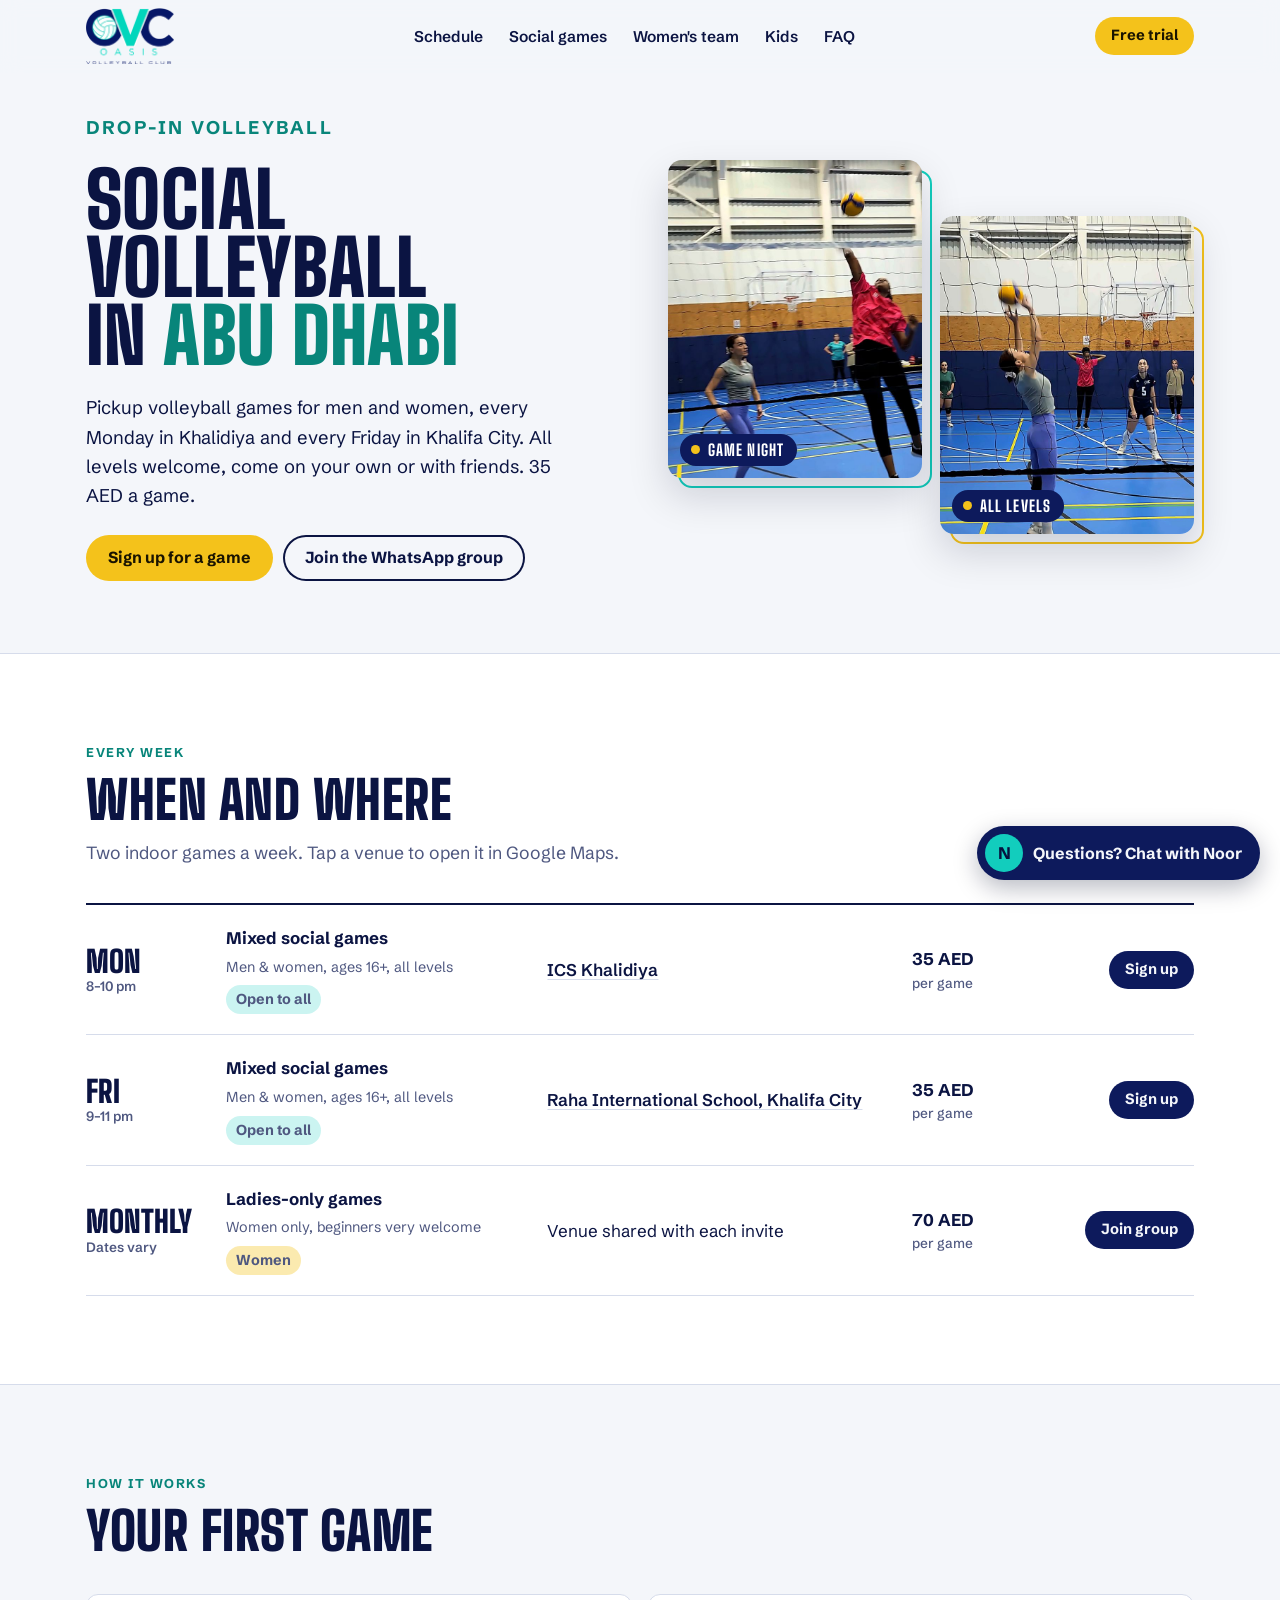
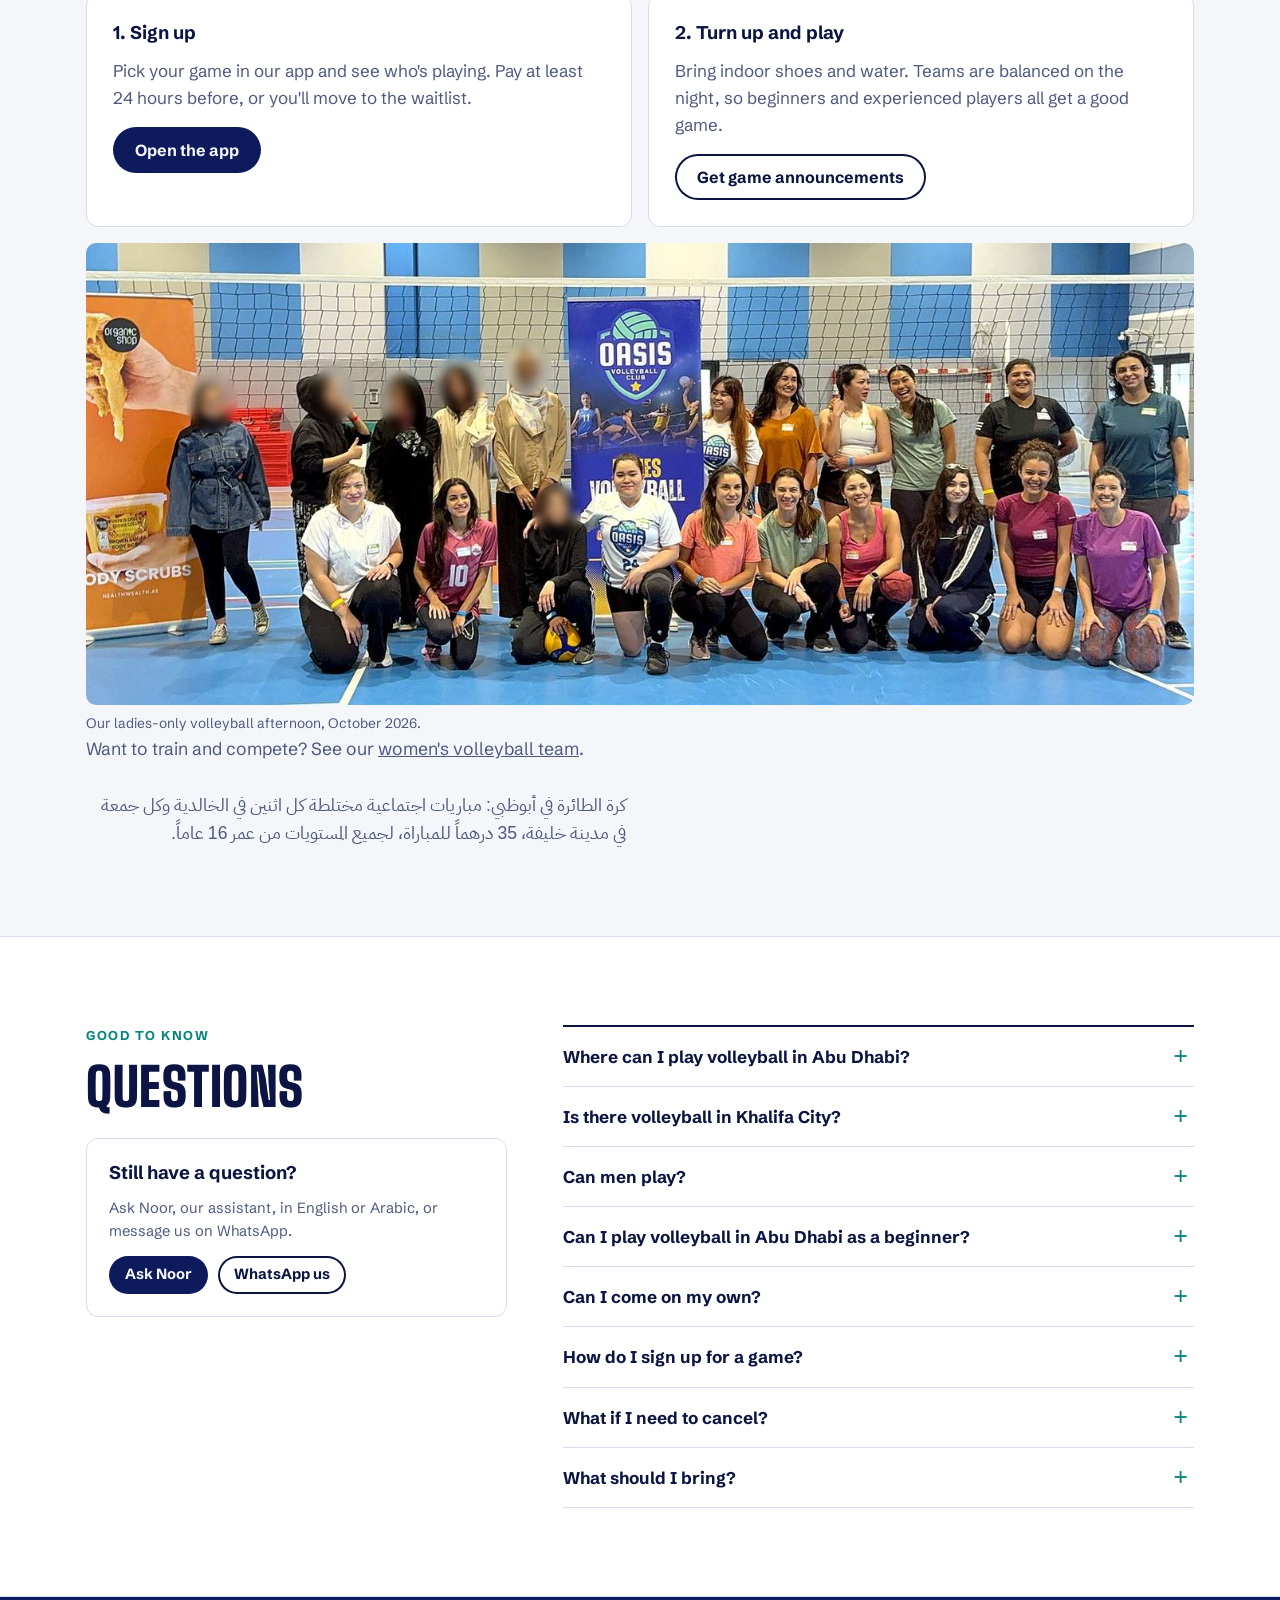
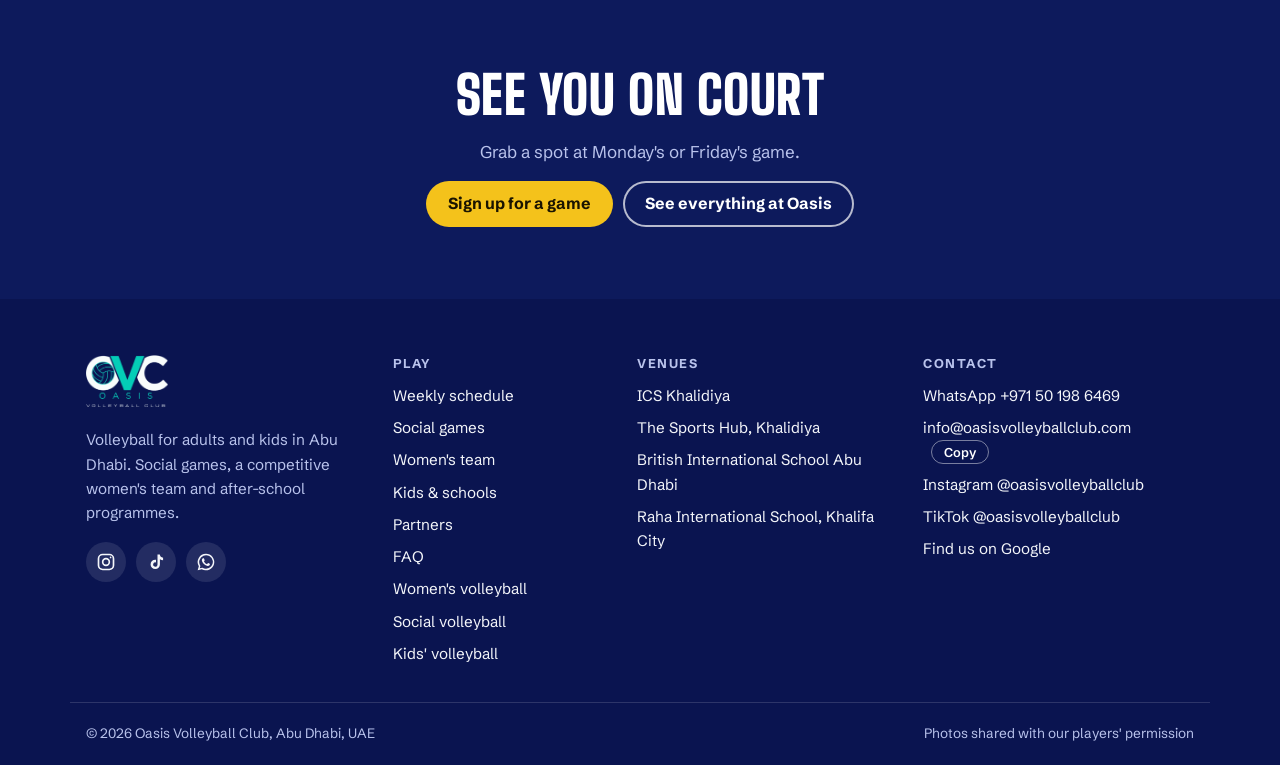
<file: social-volleyball-abu-dhabi.html>
<!doctype html>
<html lang="en">
<head>
<meta charset="utf-8">
<meta name="viewport" content="width=device-width, initial-scale=1, viewport-fit=cover">
<title>Social Volleyball in Abu Dhabi | Khalidiya & Khalifa City | Oasis</title>
<meta name="description" content="Social volleyball in Abu Dhabi for men and women: Mondays in Khalidiya, Fridays in Khalifa City. 35 AED a game, ages 16+, beginners welcome.">
<meta name="keywords" content="social volleyball Abu Dhabi, pickup volleyball Abu Dhabi, play volleyball Abu Dhabi, volleyball near me Abu Dhabi, volleyball for beginners Abu Dhabi, indoor volleyball Abu Dhabi, كرة الطائرة أبوظبي">
<meta name="robots" content="index, follow, max-image-preview:large">
<meta name="author" content="Oasis Volleyball Club">
<meta name="geo.region" content="AE-AZ">
<meta name="geo.placename" content="Abu Dhabi">
<link rel="canonical" href="https://www.oasisvolleyballclub.com/social-volleyball-abu-dhabi">
<link rel="icon" type="image/png" sizes="32x32" href="favicon-32.png">
<link rel="icon" type="image/png" sizes="192x192" href="icon-192.png">
<link rel="apple-touch-icon" href="apple-touch-icon.png">
<meta name="theme-color" content="#0d1a5c">
<meta property="og:type" content="website">
<meta property="og:site_name" content="Oasis Volleyball Club">
<meta property="og:title" content="Social Volleyball in Abu Dhabi | Khalidiya & Khalifa City | Oasis">
<meta property="og:description" content="Social volleyball in Abu Dhabi for men and women: Mondays in Khalidiya, Fridays in Khalifa City. 35 AED a game, ages 16+, beginners welcome.">
<meta property="og:url" content="https://www.oasisvolleyballclub.com/social-volleyball-abu-dhabi">
<meta property="og:image" content="https://www.oasisvolleyballclub.com/og-image.png">
<meta property="og:image:width" content="1200">
<meta property="og:image:height" content="630">
<meta property="og:locale" content="en_AE">
<meta property="og:locale:alternate" content="ar_AE">
<meta name="twitter:card" content="summary_large_image">
<meta name="twitter:title" content="Social Volleyball in Abu Dhabi | Khalidiya & Khalifa City | Oasis">
<meta name="twitter:description" content="Social volleyball in Abu Dhabi for men and women: Mondays in Khalidiya, Fridays in Khalifa City. 35 AED a game, ages 16+, beginners welcome.">
<meta name="twitter:image" content="https://www.oasisvolleyballclub.com/og-image.png">
<script type="application/ld+json">
{
 "@context": "https://schema.org",
 "@graph": [
  {
   "@type": "WebPage",
   "@id": "https://www.oasisvolleyballclub.com/social-volleyball-abu-dhabi",
   "url": "https://www.oasisvolleyballclub.com/social-volleyball-abu-dhabi",
   "name": "Social Volleyball in Abu Dhabi | Khalidiya & Khalifa City | Oasis",
   "description": "Social volleyball in Abu Dhabi for men and women: Mondays in Khalidiya, Fridays in Khalifa City. 35 AED a game, ages 16+, beginners welcome.",
   "inLanguage": "en",
   "isPartOf": {
    "@id": "https://www.oasisvolleyballclub.com/#website"
   },
   "about": {
    "@id": "https://www.oasisvolleyballclub.com/#club"
   },
   "breadcrumb": {
    "@type": "BreadcrumbList",
    "itemListElement": [
     {
      "@type": "ListItem",
      "position": 1,
      "name": "Home",
      "item": "https://www.oasisvolleyballclub.com/"
     },
     {
      "@type": "ListItem",
      "position": 2,
      "name": "Social volleyball",
      "item": "https://www.oasisvolleyballclub.com/social-volleyball-abu-dhabi"
     }
    ]
   }
  },
  {
   "@type": "Service",
   "name": "Mixed social volleyball games",
   "serviceType": "Social volleyball",
   "provider": {
    "@id": "https://www.oasisvolleyballclub.com/#club"
   },
   "areaServed": {
    "@type": "Place",
    "name": "Abu Dhabi",
    "address": {
     "@type": "PostalAddress",
     "addressLocality": "Abu Dhabi",
     "addressCountry": "AE"
    }
   },
   "offers": {
    "@type": "Offer",
    "price": "35",
    "priceCurrency": "AED"
   }
  },
  {
   "@type": "FAQPage",
   "mainEntity": [
    {
     "@type": "Question",
     "name": "Where can I play volleyball in Abu Dhabi?",
     "acceptedAnswer": {
      "@type": "Answer",
      "text": "Join our mixed social games: Mondays 8–10 pm at ICS Khalidiya and Fridays 9–11 pm at Raha International School, Khalifa City. It's 35 AED a game for men and women aged 16+."
     }
    },
    {
     "@type": "Question",
     "name": "Is there volleyball in Khalifa City?",
     "acceptedAnswer": {
      "@type": "Answer",
      "text": "Yes. Our social games run every Friday 9–11 pm at Raha International School, Khalifa City Campus. Men and women aged 16+, all levels, 35 AED a game."
     }
    },
    {
     "@type": "Question",
     "name": "Can men play?",
     "acceptedAnswer": {
      "@type": "Answer",
      "text": "Yes. Our social games are mixed, for men and women aged 16+. Beginners are welcome."
     }
    },
    {
     "@type": "Question",
     "name": "Can I play volleyball in Abu Dhabi as a beginner?",
     "acceptedAnswer": {
      "@type": "Answer",
      "text": "Yes. Complete beginners are welcome at our social games. Teams are balanced on the night, so everyone gets a good game."
     }
    },
    {
     "@type": "Question",
     "name": "Can I come on my own?",
     "acceptedAnswer": {
      "@type": "Answer",
      "text": "Yes, most people do. Sign up on your own and you'll be put into a team on the night. You can also bring friends."
     }
    },
    {
     "@type": "Question",
     "name": "How do I sign up for a game?",
     "acceptedAnswer": {
      "@type": "Answer",
      "text": "Sign up and pay in our app at least 24 hours before the game: volleyball-signup.vercel.app. If you don't pay in time, you move to the waitlist."
     }
    },
    {
     "@type": "Question",
     "name": "What if I need to cancel?",
     "acceptedAnswer": {
      "@type": "Answer",
      "text": "Cancel at least 24 hours before the game. If you cancel later, please still pay or find someone to take your spot."
     }
    },
    {
     "@type": "Question",
     "name": "What should I bring?",
     "acceptedAnswer": {
      "@type": "Answer",
      "text": "Clean indoor sports shoes, sportswear and water. Knee pads are optional. Bring your Emirates ID for Raha International School (digital is fine)."
     }
    }
   ]
  }
 ]
}
</script>

<link rel="preload" href="big-shoulders-display-latin-900-normal.woff2" as="font" type="font/woff2" crossorigin>
<link rel="preload" href="schibsted-grotesk-latin-400-normal.woff2" as="font" type="font/woff2" crossorigin>
<link rel="stylesheet" href="fonts.css">
<style>
/* Layout: sticky club header, photo-led hero, schedule-first, then programmes. Navy + aqua from the crest, yellow from the match ball. */
:root{
  --navy:#0d1a5c;
  --aqua:#12cdbd;
  --aqua-ink:#08857a;
  --ball:#f4c21b;
  --bg:#f4f6fa;
  --surface:#ffffff;
  --fg:#0b1442;
  --muted:#4f5880;
  --line:#d6dceb;
  --on-navy:#f4f6fa;
  --navy-muted:#b9c3ec;
  --paper:#f7f6f2;
  --head-bg:rgba(244,246,250,.92);
  --display:"Big Shoulders Display","Arial Narrow",Impact,sans-serif;
  --body:"Schibsted Grotesk",system-ui,-apple-system,"Segoe UI",sans-serif;
  --gutter-l:max(16px,env(safe-area-inset-left,0px));
  --gutter-r:max(16px,env(safe-area-inset-right,0px));
}
@media (prefers-color-scheme:dark){:root:not([data-theme="light"]){
  --navy:#15237a;--aqua:#2fe0d0;--aqua-ink:#2fe0d0;--ball:#f7cd3c;
  --bg:#080d2c;--surface:#0f1742;--fg:#e9eefc;--muted:#a5aed4;--line:#253169;--on-navy:#f4f6fa;--navy-muted:#b9c3ec;--head-bg:rgba(8,13,44,.92);color-scheme:dark}}
:root[data-theme="dark"]{
  --navy:#15237a;--aqua:#2fe0d0;--aqua-ink:#2fe0d0;--ball:#f7cd3c;
  --bg:#080d2c;--surface:#0f1742;--fg:#e9eefc;--muted:#a5aed4;--line:#253169;--on-navy:#f4f6fa;--navy-muted:#b9c3ec;--head-bg:rgba(8,13,44,.92);color-scheme:dark}

/* Base */
*{box-sizing:border-box}
html,body{margin:0}
html{scroll-behavior:smooth;-webkit-text-size-adjust:100%}
@media (prefers-reduced-motion:reduce){html{scroll-behavior:auto}*{transition:none!important}}
body{background:var(--bg);color:var(--fg);font-family:var(--body);font-size:17px;line-height:1.6;-webkit-font-smoothing:antialiased}
body::before{content:"";position:fixed;inset:0 0 auto;height:env(safe-area-inset-top,0px);z-index:60;background:var(--bg)}
[hidden]{display:none!important}
img{max-width:100%;height:auto}
a{color:inherit}
a:focus-visible,button:focus-visible,summary:focus-visible,input:focus-visible,select:focus-visible,textarea:focus-visible{outline:3px solid var(--aqua);outline-offset:3px;border-radius:4px}
h1,h2,h3,p{margin:0}
h1,h2,h3{text-wrap:balance}
h2{font-family:var(--display);font-weight:900;font-size:clamp(2.3rem,4.6vw,3.3rem);line-height:1;text-transform:uppercase;letter-spacing:.01em}
h3{font-size:1.15rem;font-weight:700;line-height:1.3}
.wrap{max-width:1140px;margin:0 auto;padding-left:var(--gutter-l);padding-right:var(--gutter-r)}
.muted{color:var(--muted)}
.small{font-size:.92rem}
.kicker{font-size:.8rem;font-weight:700;letter-spacing:.12em;text-transform:uppercase;color:var(--aqua-ink)}
.lede{font-size:1.1rem;color:var(--muted);max-width:60ch}
.stack{display:grid;gap:16px;align-content:start}
.stack>*{min-width:0}
.sec-head{display:grid;gap:12px;margin-bottom:36px;max-width:720px}
section[id],footer[id]{scroll-margin-top:84px}
.ph{display:block;width:100%;object-fit:cover;border-radius:10px}
.cap{font-size:.86rem;color:var(--muted);margin-top:8px}

/* Buttons */
.btn{display:inline-flex;align-items:center;justify-content:center;gap:8px;min-height:46px;padding:11px 22px;border-radius:999px;font:700 1rem/1.2 var(--body);text-decoration:none;background:var(--navy);color:var(--on-navy);border:0;cursor:pointer;transition:background .15s,color .15s}
.btn:hover{background:var(--aqua-ink);color:#fff}
.btn.yellow{background:var(--ball);color:#1a1400}
.btn.yellow:hover{background:#ffd54a;color:#1a1400}
.btn.line{background:transparent;color:var(--fg);box-shadow:inset 0 0 0 2px var(--fg)}
.btn.line:hover{background:var(--fg);color:var(--bg)}
.btn.line-light{background:transparent;color:#fff;box-shadow:inset 0 0 0 2px rgba(255,255,255,.7)}
.btn.line-light:hover{background:#fff;color:#0d1a5c}
.btn.sm{min-height:38px;padding:8px 16px;font-size:.92rem}
.btns{display:flex;flex-wrap:wrap;gap:10px}
.textlink{font-weight:700;color:var(--aqua-ink);text-underline-offset:3px;text-decoration-thickness:2px}

/* Header */
.site-head{position:sticky;top:env(safe-area-inset-top,0px);z-index:50;background:var(--head-bg);-webkit-backdrop-filter:saturate(1.4) blur(10px);backdrop-filter:saturate(1.4) blur(10px);border-bottom:1px solid transparent;transition:border-color .2s}
.site-head.scrolled{border-bottom-color:var(--line)}
.nav{display:flex;align-items:center;justify-content:space-between;gap:16px;min-height:72px}
.brand{display:flex;align-items:center;text-decoration:none;flex:none}
.brand img{height:56px;width:auto;display:block}
.logo-d{display:none!important}
@media (prefers-color-scheme:dark){:root:not([data-theme="light"]) .logo-l{display:none!important}:root:not([data-theme="light"]) .logo-d{display:block!important}}
:root[data-theme="dark"] .logo-l{display:none!important}
:root[data-theme="dark"] .logo-d{display:block!important}
.nav-links{display:flex;align-items:center;gap:26px;list-style:none;margin:0;padding:0}
.nav-links a{text-decoration:none;font-weight:600;font-size:.97rem}
.nav-links a:hover{color:var(--aqua-ink)}
.nav-right{display:flex;align-items:center;gap:10px}
.menu-btn{display:none;width:46px;height:46px;border-radius:12px;border:1px solid var(--line);background:var(--surface);color:var(--fg);cursor:pointer;place-items:center}
.menu-btn svg{width:22px;height:22px}
.mobile-menu{border-top:1px solid var(--line);background:var(--bg)}
.mobile-menu ul{list-style:none;margin:0;padding:8px 0 16px;display:grid}
.mobile-menu a{display:block;padding:13px 2px;font-weight:700;font-size:1.1rem;text-decoration:none;border-bottom:1px solid var(--line)}
@media (max-width:900px){.nav-links{display:none}.menu-btn{display:grid}.brand img{height:42px}.nav{min-height:64px}}
@media (min-width:901px){.mobile-menu{display:none!important}}

/* Hero */
.hero{display:grid;grid-template-columns:1fr 1fr;gap:56px;align-items:center;padding-block:40px 72px}
.hero>*{min-width:0}
.hero h1{font-family:var(--display);font-weight:900;text-transform:uppercase;font-size:clamp(3rem,6vw,5rem);line-height:.88;letter-spacing:.005em}
.hero h1 span{color:var(--aqua-ink)}
.hero .intro{display:grid;gap:24px}
.hero .intro p{font-size:1.15rem;max-width:44ch}
.trust{list-style:none;margin:4px 0 0;padding:18px 0 0;border-top:1px solid var(--line);display:flex;flex-wrap:wrap;gap:10px 26px;font-size:.92rem;color:var(--muted)}
.trust li{display:flex;align-items:center;gap:8px}
.trust li::before{content:"";width:8px;height:8px;border-radius:50%;background:var(--ball);flex:none}
.trust b{color:var(--fg)}
.hero-stack{justify-self:end;width:100%;max-width:540px;display:grid;grid-template-columns:1fr 1fr;gap:18px;align-items:start}
.hero-a{transform:none}
.hero-a img{object-position:center 30%}
.hero-stack .hero-b{margin-top:56px}
.hero-b img{object-position:center 20%}
@media (max-width:900px){.hero{grid-template-columns:1fr;gap:36px;padding-block:20px 56px}.hero-stack{justify-self:stretch;max-width:560px}.hero-stack .hero-b{margin-top:36px}}

/* Photo cards: court-line offset frame + scoreboard-style caption tag */
.polaroid{position:relative;margin:0;isolation:isolate}
.polaroid::before{content:"";position:absolute;inset:0;transform:translate(10px,10px);border:2px solid var(--aqua);border-radius:14px;z-index:-1}
.polaroid.hero-b::before,.polaroid.tilt-r::before{border-color:var(--ball)}
.polaroid img{display:block;width:100%;aspect-ratio:4/5;object-fit:cover;border-radius:14px;box-shadow:0 18px 40px rgba(5,10,40,.16)}
.polaroid figcaption{position:absolute;left:12px;bottom:12px;max-width:calc(100% - 24px);display:flex;align-items:center;gap:8px;background:#0d1a5c;color:#fff;font-family:var(--display);font-weight:800;font-size:.98rem;letter-spacing:.07em;text-transform:uppercase;line-height:1.15;padding:7px 13px 7px 11px;border-radius:999px}
.polaroid figcaption::before{content:"";flex:none;width:9px;height:9px;border-radius:50%;background:#f4c21b}
@media (max-width:420px){.polaroid figcaption{font-size:.82rem;left:8px;bottom:8px;max-width:calc(100% - 16px);padding:6px 10px 6px 9px}}

/* Sections */
section.block{padding-block:88px}
section.block.alt{background:var(--surface);border-block:1px solid var(--line)}
.two{display:grid;grid-template-columns:1fr 1fr;gap:56px;align-items:center}
.two>*{min-width:0}
@media (max-width:900px){.two{grid-template-columns:1fr;gap:36px}section.block{padding-block:64px}}

/* Schedule */
.sched{list-style:none;margin:0;padding:0;border-top:2px solid var(--fg)}
.sched li{display:grid;grid-template-columns:120px minmax(0,1.4fr) minmax(0,1.6fr) 150px 112px;gap:20px;align-items:center;padding:20px 0;border-bottom:1px solid var(--line)}
.sched li>*{min-width:0}
.sched .day{font-family:var(--display);font-weight:900;font-size:1.9rem;line-height:1;text-transform:uppercase}
.sched .day small{display:block;font-family:var(--body);font-size:.85rem;font-weight:600;color:var(--muted);text-transform:none;margin-top:4px}
.sched .what b{display:block;font-size:1.05rem}
.sched .what span{font-size:.9rem;color:var(--muted)}
.sched .where a{font-weight:600;text-decoration:underline;text-decoration-color:var(--line);text-underline-offset:3px}
.sched .where a:hover{text-decoration-color:var(--aqua-ink)}
.sched .where span{display:block;font-size:.85rem;color:var(--muted)}
.sched .fee{font-weight:700;font-variant-numeric:tabular-nums}
.sched .fee span{display:block;font-size:.85rem;font-weight:500;color:var(--muted)}
.sched .act{justify-self:end}
.tag{display:inline-block;font-size:.78rem;font-weight:700;padding:3px 10px;border-radius:999px;margin-top:6px}
.tag.mixed{background:color-mix(in srgb,var(--aqua) 22%,transparent);color:var(--fg)}
.tag.women{background:color-mix(in srgb,var(--ball) 35%,transparent);color:var(--fg)}
@media (max-width:900px){
  .sched li{grid-template-columns:84px minmax(0,1fr);gap:6px 16px;padding:18px 0}
  .sched .day{grid-row:span 4;font-size:1.6rem;align-self:start;padding-top:2px}
  .sched .act{justify-self:start;margin-top:8px}
}

/* Programme cards */
.cards{display:grid;grid-template-columns:1fr 1fr;gap:16px}
.cards>*{min-width:0}
.card{background:var(--surface);border:1px solid var(--line);border-radius:12px;padding:26px;display:grid;gap:12px;align-content:start}
.card .price-line{font-family:var(--display);font-weight:900;font-size:2.2rem;line-height:1}
.card .price-line small{font-family:var(--body);font-size:.9rem;font-weight:600;color:var(--muted);margin-left:4px}
.ticks{list-style:none;margin:0;padding:0;display:grid;gap:8px}
.ticks li{position:relative;padding-left:26px}
.ticks li::before{content:"";position:absolute;left:0;top:.38em;width:15px;height:15px;border-radius:50%;background:var(--aqua) url("data:image/svg+xml,%3Csvg xmlns='http://www.w3.org/2000/svg' viewBox='0 0 16 16'%3E%3Cpath d='M4 8.5l2.5 2.5L12 5.5' fill='none' stroke='%2306123f' stroke-width='2.2' stroke-linecap='round' stroke-linejoin='round'/%3E%3C/svg%3E") center/11px no-repeat}
.card .links{display:flex;flex-wrap:wrap;gap:10px;margin-top:4px}
.wide-photo{margin:16px 0 0}
.wide-photo img{aspect-ratio:2.4/1;object-position:center 45%}
@media (max-width:760px){.cards{grid-template-columns:1fr}.wide-photo img{aspect-ratio:3/2}}

/* Women's team */
.team-top{align-items:start}
.team-photo{}
.team-photo img{aspect-ratio:auto}
.fees{margin-top:72px}
.prices{display:grid;grid-template-columns:repeat(4,1fr);gap:16px;margin-top:20px}
.price{position:relative;background:var(--surface);border:1px solid var(--line);border-radius:12px;padding:24px;display:grid;gap:6px;align-content:start}
.price h3{font-size:1rem;color:var(--muted);font-weight:600}
.price .amt{font-family:var(--display);font-weight:900;font-size:3rem;line-height:1;font-variant-numeric:tabular-nums}
.price .amt small{font-family:var(--body);font-size:1rem;font-weight:600;margin-left:4px;color:var(--muted)}
.price .per{font-weight:700;font-variant-numeric:tabular-nums;padding-top:10px;margin-top:6px;border-top:1px dashed var(--line)}
.price .save{font-size:.9rem;color:var(--aqua-ink);font-weight:700}
.price.season{background:var(--navy);color:var(--on-navy);border-color:var(--navy)}
.price.season h3,.price.season .amt small,.price.season .muted{color:var(--navy-muted)}
.price.season .per{border-top-color:rgba(255,255,255,.25)}
.price.season .save{color:var(--aqua)}
.price .best{position:absolute;top:-12px;right:16px;background:var(--ball);color:#1a1400;font-weight:700;font-size:.78rem;padding:3px 12px;border-radius:999px}
.fees-foot{display:flex;flex-wrap:wrap;align-items:center;justify-content:space-between;gap:16px;margin-top:20px}
.fees-foot p{max-width:62ch}
@media (max-width:1000px){.prices{grid-template-columns:repeat(2,1fr)}}@media (max-width:560px){.prices{grid-template-columns:1fr}}
.coach{margin-top:88px}
.coach-pair{display:grid;grid-template-columns:1fr 1fr;gap:22px;max-width:520px}
.coach-pair .tilt-l{}
.coach-pair .tilt-r{margin-top:32px}
.coach-pair img{object-position:center 30%}
.mini{border-top:2px solid var(--fg);padding-top:14px;display:grid;gap:6px}

/* Kids */
.kids{background:var(--navy);color:var(--on-navy);border-radius:16px;padding:44px;display:grid;grid-template-columns:1fr 1fr;gap:40px;align-items:center}
.kids>*{min-width:0}
.kids h2{color:#fff}
.kids p{color:var(--navy-muted)}
.soon{display:inline-block;justify-self:start;background:var(--ball);color:#1a1400;font-weight:700;font-size:.82rem;padding:4px 12px;border-radius:999px}
@media (max-width:900px){.kids{grid-template-columns:1fr;padding:30px 22px;gap:22px}}

/* Partners */
.partners{list-style:none;margin:0;padding:0;display:flex;flex-wrap:wrap;gap:12px}
.partners li{border:1.5px solid var(--fg);border-radius:999px;padding:10px 20px;font-family:var(--display);font-weight:800;font-size:1.3rem;text-transform:uppercase;letter-spacing:.02em;line-height:1}
.partner-photo{max-width:440px;justify-self:end}
.partner-photo img{aspect-ratio:4/3;object-position:center 55%}
@media (max-width:900px){.partner-photo{justify-self:start}}

/* FAQ */
.faq-grid{display:grid;grid-template-columns:.8fr 1.2fr;gap:56px;align-items:start}
.faq-grid>*{min-width:0}
.faq{display:grid;border-top:2px solid var(--fg)}
.faq details{border-bottom:1px solid var(--line)}
.faq summary{cursor:pointer;font-weight:700;padding:16px 36px 16px 0;list-style:none;position:relative}
.faq summary::-webkit-details-marker{display:none}
.faq summary::after{content:"+";position:absolute;right:6px;top:10px;font-size:1.5rem;font-weight:400;color:var(--aqua-ink)}
.faq details[open] summary::after{content:"–"}
.faq details p{padding:0 0 18px;color:var(--muted)}
.faq details a{color:var(--aqua-ink);font-weight:600}
.ask{background:var(--surface);border:1px solid var(--line);border-radius:12px;padding:22px;display:grid;gap:12px;margin-top:8px}
@media (max-width:900px){.faq-grid{grid-template-columns:1fr;gap:28px}}

/* CTA band + footer */
.cta-band{background:var(--navy);color:#fff;text-align:center}
.cta-band .wrap{padding-block:72px;display:grid;gap:16px;justify-items:center}
.cta-band h2{color:#fff}
.cta-band p{color:var(--navy-muted);max-width:46ch}
.site-foot{background:#0a1450;color:var(--on-navy);font-size:.95rem}
.foot-grid{display:grid;grid-template-columns:1.3fr 1fr 1.2fr 1.3fr;gap:36px;padding-block:56px 36px}
.foot-grid>*{min-width:0}
.foot-grid h3{font-size:.8rem;letter-spacing:.12em;text-transform:uppercase;color:var(--navy-muted);margin-bottom:12px}
.foot-grid ul{list-style:none;margin:0;padding:0;display:grid;gap:8px}
.foot-grid a{text-decoration:none}
.foot-grid a:hover{text-decoration:underline;text-underline-offset:3px}
.foot-brand img{height:52px;width:auto;margin-bottom:14px}
.foot-brand p{color:var(--navy-muted);max-width:34ch}
.socials{display:flex;gap:10px;margin-top:16px}
.socials a{width:40px;height:40px;border-radius:50%;display:grid;place-items:center;background:rgba(255,255,255,.1)}
.socials a:hover{background:rgba(255,255,255,.2)}
.socials svg{width:20px;height:20px}
.copy{background:transparent;color:#fff;border:1.5px solid rgba(255,255,255,.45);border-radius:999px;padding:3px 12px;font:600 .8rem var(--body);cursor:pointer;margin-left:8px}
.copy:hover{border-color:#fff}
.foot-small{display:flex;flex-wrap:wrap;justify-content:space-between;gap:10px;border-top:1px solid rgba(255,255,255,.14);padding-block:20px;color:var(--navy-muted);font-size:.85rem}
.foot-small{padding-bottom:calc(20px + env(safe-area-inset-bottom,0px))}
@media (max-width:900px){.foot-grid{grid-template-columns:1fr 1fr}}
@media (max-width:560px){.foot-grid{grid-template-columns:1fr}}

/* Join form */
.modal{position:fixed;inset:0;z-index:70;background:rgba(5,9,35,.55);display:grid;place-items:center;padding:16px;padding-left:var(--gutter-l);padding-right:var(--gutter-r)}
.modal-card{position:relative;width:100%;max-width:520px;max-height:calc(100% - 16px);overflow:auto;background:var(--surface);color:var(--fg);border-radius:16px;padding:30px;box-shadow:0 24px 60px rgba(0,0,0,.35)}
.modal-card h2{font-size:2.2rem}
.modal-close{position:absolute;top:14px;right:14px;width:40px;height:40px;border-radius:50%;border:1px solid var(--line);background:var(--bg);color:var(--fg);font-size:1.4rem;line-height:1;cursor:pointer}
.form{display:grid;gap:14px;margin-top:18px}
.field{display:grid;gap:6px}
.field label{font-weight:700;font-size:.92rem}
.field input,.field select,.field textarea{width:100%;font:inherit;font-size:16px;color:var(--fg);background:var(--bg);border:1px solid var(--line);border-radius:10px;padding:11px 12px}
.field textarea{min-height:84px;resize:vertical}
.row2{display:grid;grid-template-columns:1fr 1fr;gap:12px}
@media (max-width:480px){.row2{grid-template-columns:1fr}.modal-card{padding:24px 18px}}
.form-note{font-size:.85rem;color:var(--muted)}
.err{color:#c0392b;font-size:.85rem;font-weight:600}
.done{display:grid;gap:14px;margin-top:14px}
.done pre{white-space:pre-wrap;font:inherit;font-size:.88rem;background:var(--bg);border:1px solid var(--line);border-radius:10px;padding:12px;margin:0}
body.locked{overflow:hidden}

/* Chat assistant */
.chat-fab{position:fixed;right:calc(20px + env(safe-area-inset-right,0px));bottom:calc(20px + env(safe-area-inset-bottom,0px));z-index:40;display:flex;align-items:center;gap:10px;background:var(--navy);color:var(--on-navy);border:0;border-radius:999px;padding:8px 18px 8px 8px;font:700 1rem var(--body);cursor:pointer;box-shadow:0 8px 24px rgba(5,10,40,.28)}
.chat-fab .av{width:38px;height:38px;border-radius:50%;background:var(--aqua);color:#06123f;display:grid;place-items:center;font-weight:700;font-size:1.05rem}
.chat-fab:hover{background:var(--aqua-ink)}
.chat{position:fixed;right:calc(20px + env(safe-area-inset-right,0px));bottom:calc(20px + env(safe-area-inset-bottom,0px));z-index:65;width:380px;max-width:calc(100vw - 32px);height:min(620px,calc(100vh - 40px));height:min(620px,calc(100dvh - 40px));background:var(--surface);color:var(--fg);border:1px solid var(--line);border-radius:14px;display:flex;flex-direction:column;overflow:hidden;box-shadow:0 18px 50px rgba(5,10,40,.32)}
.chat[dir="rtl"]{font-family:"IBM Plex Sans Arabic",var(--body)}
.chat-head{background:var(--navy);color:var(--on-navy);display:flex;align-items:center;gap:10px;padding:12px 12px 12px 14px}
.chat-head .av{width:40px;height:40px;border-radius:50%;background:var(--aqua);color:#06123f;display:grid;place-items:center;font-weight:700;flex:none}
.chat-head .who{flex:1;min-width:0;line-height:1.25}
.chat-head .who b{display:block}
.chat-head .who span{font-size:.8rem;color:#b9c3ec}
.chat-head button{background:transparent;color:#fff;border:1.5px solid rgba(255,255,255,.45);border-radius:999px;padding:4px 11px;font:600 .82rem var(--body);cursor:pointer}
.chat-head button.x{border:0;font-size:1.4rem;line-height:1;padding:2px 8px}
.chat-log{flex:1;overflow-y:auto;padding:16px 14px;display:flex;flex-direction:column;gap:10px;background:var(--bg)}
.msg{max-width:88%;padding:10px 13px;border-radius:14px;font-size:.95rem;line-height:1.5;overflow-wrap:anywhere}
.msg.bot{background:var(--surface);border:1px solid var(--line);align-self:flex-start;border-end-start-radius:4px}
.msg.me{background:var(--navy);color:var(--on-navy);align-self:flex-end;border-end-end-radius:4px}
.msg a{color:var(--aqua-ink);font-weight:600}
.msg ul{margin:6px 0 0;padding-inline-start:18px}
.msg pre{white-space:pre-wrap;font:inherit;font-size:.85rem;background:var(--bg);border:1px solid var(--line);border-radius:8px;padding:8px 10px;margin:8px 0 0}
.chips{display:flex;flex-wrap:wrap;gap:6px;align-self:flex-start}
.chips button{background:var(--surface);color:var(--fg);border:1.5px solid var(--navy);border-radius:999px;padding:6px 12px;font:600 .85rem inherit;font-family:inherit;cursor:pointer}
.chat[data-dark] .chips button{border-color:var(--aqua)}
.chips button:hover{background:var(--navy);color:var(--on-navy)}
.chips button.go{background:#1fa855;border-color:#1fa855;color:#fff}
.chat-form{display:flex;gap:8px;padding:10px;border-top:1px solid var(--line);background:var(--surface);padding-bottom:calc(10px + env(safe-area-inset-bottom,0px))}
.chat-form input{flex:1;min-width:0;border:1px solid var(--line);background:var(--bg);color:var(--fg);border-radius:999px;padding:10px 14px;font:inherit;font-size:16px}
.chat-form button{background:var(--navy);color:var(--on-navy);border:0;border-radius:999px;padding:0 16px;font:700 .9rem inherit;font-family:inherit;cursor:pointer}
@media (max-width:520px){.chat{left:0;right:0;bottom:0;top:calc(env(safe-area-inset-top,0px) + 10px);width:100%;max-width:100%;height:auto;border-radius:14px 14px 0 0}}
@media (max-height:560px) and (min-width:521px){.chat{top:calc(env(safe-area-inset-top,0px) + 10px);height:auto}}
body.chat-open{overflow:hidden}
@media (min-width:521px){body.chat-open{overflow:auto}}

@media (max-width:600px){.chat-fab{padding:8px}.chat-fab #fabLabel{display:none}}
body.locked .chat-fab{display:none}
</style>
</head>
<body>

<header class="site-head" id="siteHead">
  <div class="wrap nav">
    <a class="brand" href="/" aria-label="Oasis Volleyball Club, back to top">
      <img class="logo-l" src="logo.png" alt="Oasis Volleyball Club" width="486" height="309">
      <img class="logo-d" src="logo-white.png" alt="" width="486" height="309" loading="lazy">
    </a>
    <nav aria-label="Main"><ul class="nav-links">
      <li><a href="/#schedule">Schedule</a></li>
      <li><a href="/#games">Social games</a></li>
      <li><a href="/#team">Women's team</a></li>
      <li><a href="/#kids">Kids</a></li>
      <li><a href="/#faq">FAQ</a></li>
    </ul></nav>
    <div class="nav-right">
      <button class="btn yellow sm" type="button" data-join="team">Free trial</button>
      <button class="menu-btn" type="button" id="menuBtn" aria-expanded="false" aria-controls="mobileMenu" aria-label="Open menu">
        <svg viewBox="0 0 24 24" fill="none" stroke="currentColor" stroke-width="2" stroke-linecap="round" aria-hidden="true"><path d="M4 7h16M4 12h16M4 17h16"/></svg>
      </button>
    </div>
  </div>
  <nav class="mobile-menu" id="mobileMenu" aria-label="Mobile" hidden>
    <ul class="wrap">
      <li><a href="/#schedule">Schedule</a></li>
      <li><a href="/#games">Social games</a></li>
      <li><a href="/#team">Women's team</a></li>
      <li><a href="/#kids">Kids &amp; schools</a></li>
      <li><a href="/#partners">Partners</a></li>
      <li><a href="/#faq">FAQ</a></li>
      <li><a href="/#contact">Contact</a></li>
    </ul>
  </nav>
</header>

<main id="top">
  <div class="wrap hero">
    <div class="intro">
      <p class="kicker">Drop-in volleyball</p>
      <h1>Social volleyball in <span>Abu Dhabi</span></h1>
      <p>Pickup volleyball games for men and women, every Monday in Khalidiya and every Friday in Khalifa City. All levels welcome, come on your own or with friends. 35 AED a game.</p>
      <div class="btns">
        <a class="btn yellow" href="https://volleyball-signup.vercel.app" target="_blank" rel="noopener">Sign up for a game</a>
        <a class="btn line" href="https://chat.whatsapp.com/GD7I8r3fnTNLAEN6s6q2b7" target="_blank" rel="noopener">Join the WhatsApp group</a>
      </div>
    </div>
    <div class="hero-stack">
      <figure class="polaroid hero-a">
        <img src="training.jpg" alt="A player attacking at the net at an Oasis volleyball game in Abu Dhabi" width="720" height="900" fetchpriority="high">
        <figcaption>Game night</figcaption>
      </figure>
      <figure class="polaroid hero-b">
        <img src="set.jpg" alt="A player setting the ball at Oasis volleyball in Abu Dhabi" width="720" height="900">
        <figcaption>All levels</figcaption>
      </figure>
    </div>
  </div>

  <section class="block alt" id="when">
    <div class="wrap">
      <div class="sec-head">
        <p class="kicker">Every week</p>
        <h2>When and where</h2>
        <p class="lede">Two indoor games a week. Tap a venue to open it in Google Maps.</p>
      </div>
      <ul class="sched">
        <li>
          <p class="day">Mon<small>8–10 pm</small></p>
          <p class="what"><b>Mixed social games</b><span>Men &amp; women, ages 16+, all levels</span><br><span class="tag mixed">Open to all</span></p>
          <p class="where"><a href="https://www.google.com/maps/search/?api=1&amp;query=International+Community+School+Khalidiya+Abu+Dhabi" target="_blank" rel="noopener">ICS Khalidiya</a></p>
          <p class="fee">35 AED<span>per game</span></p>
          <p class="act"><a class="btn sm" href="https://volleyball-signup.vercel.app" target="_blank" rel="noopener">Sign up</a></p>
        </li>
        <li>
          <p class="day">Fri<small>9–11 pm</small></p>
          <p class="what"><b>Mixed social games</b><span>Men &amp; women, ages 16+, all levels</span><br><span class="tag mixed">Open to all</span></p>
          <p class="where"><a href="https://www.google.com/maps/search/?api=1&amp;query=Raha+International+School+Khalifa+City+Campus+Abu+Dhabi" target="_blank" rel="noopener">Raha International School, Khalifa City</a></p>
          <p class="fee">35 AED<span>per game</span></p>
          <p class="act"><a class="btn sm" href="https://volleyball-signup.vercel.app" target="_blank" rel="noopener">Sign up</a></p>
        </li>
        <li>
          <p class="day">Monthly<small>Dates vary</small></p>
          <p class="what"><b>Ladies-only games</b><span>Women only, beginners very welcome</span><br><span class="tag women">Women</span></p>
          <p class="where">Venue shared with each invite</p>
          <p class="fee">70 AED<span>per game</span></p>
          <p class="act"><a class="btn sm" href="https://chat.whatsapp.com/EtNuUqPx47xL4fgCQy8T78" target="_blank" rel="noopener">Join group</a></p>
        </li>
      </ul>
    </div>
  </section>

  <section class="block" id="how">
    <div class="wrap">
      <div class="sec-head">
        <p class="kicker">How it works</p>
        <h2>Your first game</h2>
      </div>
      <div class="cards">
        <article class="card">
          <h3>1. Sign up</h3>
          <p class="muted">Pick your game in our app and see who's playing. Pay at least 24 hours before, or you'll move to the waitlist.</p>
          <div class="links"><a class="btn" href="https://volleyball-signup.vercel.app" target="_blank" rel="noopener">Open the app</a></div>
        </article>
        <article class="card">
          <h3>2. Turn up and play</h3>
          <p class="muted">Bring indoor shoes and water. Teams are balanced on the night, so beginners and experienced players all get a good game.</p>
          <div class="links"><a class="btn line" href="https://chat.whatsapp.com/GD7I8r3fnTNLAEN6s6q2b7" target="_blank" rel="noopener">Get game announcements</a></div>
        </article>
      </div>
      <figure class="wide-photo">
        <img class="ph" src="ladies.jpg" alt="Players at an Oasis social volleyball afternoon in Abu Dhabi" width="1600" height="662" loading="lazy">
        <figcaption class="cap">Our ladies-only volleyball afternoon, October 2026.</figcaption>
      </figure>
      <p class="lede">Want to train and compete? See our <a href="womens-volleyball-abu-dhabi">women's volleyball team</a>.</p>
      <p class="lede" lang="ar" dir="rtl" style="margin-top:28px;font-family:'IBM Plex Sans Arabic',sans-serif">كرة الطائرة في أبوظبي: مباريات اجتماعية مختلطة كل اثنين في الخالدية وكل جمعة في مدينة خليفة، 35 درهماً للمباراة، لجميع المستويات من عمر 16 عاماً.</p>
    </div>
  </section>

  <section class="block alt" id="faq">
    <div class="wrap faq-grid">
      <div class="stack"><p class="kicker">Good to know</p><h2>Questions</h2><div class="ask">
          <h3>Still have a question?</h3>
          <p class="muted small">Ask Noor, our assistant, in English or Arabic, or message us on WhatsApp.</p>
          <p class="btns"><button class="btn sm" type="button" data-chat="">Ask Noor</button><a class="btn line sm" href="https://wa.me/971501986469" target="_blank" rel="noopener">WhatsApp us</a></p>
        </div></div>
      <div class="faq"><details><summary>Where can I play volleyball in Abu Dhabi?</summary><p>Join our mixed social games: Mondays 8–10 pm at ICS Khalidiya and Fridays 9–11 pm at Raha International School, Khalifa City. It's 35 AED a game for men and women aged 16+.</p></details><details><summary>Is there volleyball in Khalifa City?</summary><p>Yes. Our social games run every Friday 9–11 pm at Raha International School, Khalifa City Campus. Men and women aged 16+, all levels, 35 AED a game.</p></details><details><summary>Can men play?</summary><p>Yes. Our social games are mixed, for men and women aged 16+. Beginners are welcome.</p></details><details><summary>Can I play volleyball in Abu Dhabi as a beginner?</summary><p>Yes. Complete beginners are welcome at our social games. Teams are balanced on the night, so everyone gets a good game.</p></details><details><summary>Can I come on my own?</summary><p>Yes, most people do. Sign up on your own and you'll be put into a team on the night. You can also bring friends.</p></details><details><summary>How do I sign up for a game?</summary><p>Sign up and pay in our app at least 24 hours before the game: <a href="https://volleyball-signup.vercel.app" target="_blank" rel="noopener">volleyball-signup.vercel.app</a>. If you don't pay in time, you move to the waitlist.</p></details><details><summary>What if I need to cancel?</summary><p>Cancel at least 24 hours before the game. If you cancel later, please still pay or find someone to take your spot.</p></details><details><summary>What should I bring?</summary><p>Clean indoor sports shoes, sportswear and water. Knee pads are optional. Bring your Emirates ID for Raha International School (digital is fine).</p></details></div>
    </div>
  </section>

  <section class="cta-band">
    <div class="wrap">
      <h2>See you on court</h2>
      <p>Grab a spot at Monday's or Friday's game.</p>
      <div class="btns" style="justify-content:center"><a class="btn yellow" href="https://volleyball-signup.vercel.app" target="_blank" rel="noopener">Sign up for a game</a><a class="btn line-light" href="/">See everything at Oasis</a></div>
    </div>
  </section>
</main>

<footer class="site-foot" id="contact">
  <div class="wrap foot-grid">
    <div class="foot-brand">
      <img src="logo-white.png" alt="Oasis Volleyball Club" width="486" height="309" loading="lazy">
      <p>Volleyball for adults and kids in Abu Dhabi. Social games, a competitive women's team and after-school programmes.</p>
      <div class="socials">
        <a href="https://www.instagram.com/oasisvolleyballclub/" target="_blank" rel="noopener" aria-label="Instagram"><svg viewBox="0 0 24 24" fill="none" stroke="currentColor" stroke-width="2" aria-hidden="true"><rect x="3" y="3" width="18" height="18" rx="5"/><circle cx="12" cy="12" r="4"/><circle cx="17.5" cy="6.5" r="1" fill="currentColor" stroke="none"/></svg></a>
        <a href="https://www.tiktok.com/@oasisvolleyballclub" target="_blank" rel="noopener" aria-label="TikTok"><svg viewBox="0 0 24 24" fill="currentColor" aria-hidden="true"><path d="M16.6 3c.3 2.2 1.6 3.6 3.9 3.8v3a7.2 7.2 0 0 1-3.8-1.2v6.3a5.6 5.6 0 1 1-5.6-5.6c.3 0 .6 0 .9.1v3.1a2.6 2.6 0 1 0 1.8 2.4V3h2.8z"/></svg></a>
        <a href="https://wa.me/971501986469" target="_blank" rel="noopener" aria-label="WhatsApp"><svg viewBox="0 0 24 24" fill="currentColor" aria-hidden="true"><path d="M12 2a10 10 0 0 0-8.6 15.1L2 22l5-1.3A10 10 0 1 0 12 2zm0 18.2c-1.5 0-3-.4-4.2-1.2l-.3-.2-3 .8.8-2.9-.2-.3A8.2 8.2 0 1 1 12 20.2zm4.5-6.1c-.2-.1-1.5-.7-1.7-.8-.2-.1-.4-.1-.6.1l-.8 1c-.1.2-.3.2-.5.1-.7-.3-1.4-.7-2-1.3-.5-.5-1-1.1-1.3-1.7-.1-.2 0-.4.1-.5l.4-.4.3-.4v-.4l-.8-1.9c-.2-.5-.4-.4-.6-.4h-.5c-.2 0-.4.1-.6.3-.6.6-.9 1.4-.9 2.2.1.9.4 1.8 1 2.6 1.1 1.6 2.5 2.9 4.3 3.6.5.2 1 .4 1.5.5.6.2 1.2.1 1.7-.1.5-.3.9-.7 1.1-1.2.1-.3.1-.6 0-.9-.1-.1-.3-.2-.5-.3z"/></svg></a>
      </div>
    </div>
    <div>
      <h3>Play</h3>
      <ul>
        <li><a href="/#schedule">Weekly schedule</a></li>
        <li><a href="/#games">Social games</a></li>
        <li><a href="/#team">Women's team</a></li>
        <li><a href="/#kids">Kids &amp; schools</a></li>
        <li><a href="/#partners">Partners</a></li>
        <li><a href="/#faq">FAQ</a></li>
        <li><a href="womens-volleyball-abu-dhabi">Women's volleyball</a></li>
        <li><a href="social-volleyball-abu-dhabi">Social volleyball</a></li>
        <li><a href="kids-volleyball-abu-dhabi">Kids' volleyball</a></li>
      </ul>
    </div>
    <div>
      <h3>Venues</h3>
      <ul>
        <li><a href="https://www.google.com/maps/search/?api=1&amp;query=International+Community+School+Khalidiya+Abu+Dhabi" target="_blank" rel="noopener">ICS Khalidiya</a></li>
        <li><a href="https://www.google.com/maps/search/?api=1&amp;query=The+Sports+Hub+Khalidiya+Abu+Dhabi" target="_blank" rel="noopener">The Sports Hub, Khalidiya</a></li>
        <li><a href="https://www.google.com/maps/search/?api=1&amp;query=British+International+School+Abu+Dhabi" target="_blank" rel="noopener">British International School Abu Dhabi</a></li>
        <li><a href="https://www.google.com/maps/search/?api=1&amp;query=Raha+International+School+Khalifa+City+Campus+Abu+Dhabi" target="_blank" rel="noopener">Raha International School, Khalifa City</a></li>
      </ul>
    </div>
    <div>
      <h3>Contact</h3>
      <ul>
        <li><a href="https://wa.me/971501986469" target="_blank" rel="noopener">WhatsApp +971 50 198 6469</a></li>
        <li><span id="email">info@oasisvolleyballclub.com</span><button class="copy" id="copyEmail" type="button">Copy</button></li>
        <li><a href="https://www.instagram.com/oasisvolleyballclub/" target="_blank" rel="noopener">Instagram @oasisvolleyballclub</a></li>
        <li><a href="https://www.tiktok.com/@oasisvolleyballclub" target="_blank" rel="noopener">TikTok @oasisvolleyballclub</a></li>
        <li><a href="https://share.google/XoTlJKyEZHw8YatK3" target="_blank" rel="noopener">Find us on Google</a></li>
      </ul>
    </div>
  </div>
  <div class="wrap foot-small"><span>© 2026 Oasis Volleyball Club, Abu Dhabi, UAE</span><span>Photos shared with our players' permission</span></div>
</footer>

<div class="modal" id="joinModal" role="dialog" aria-modal="true" aria-labelledby="joinTitle" hidden>
  <div class="modal-card">
    <button class="modal-close" type="button" id="joinClose" aria-label="Close">×</button>
    <p class="kicker" id="joinKicker">Free trial</p>
    <h2 id="joinTitle">Book your free trial</h2>
    <p class="muted small" id="joinIntro">Tell us a little about you. We'll confirm your session on WhatsApp.</p>
    <form class="form" id="joinForm" novalidate>
      <div class="field">
        <label for="jName">Your name</label>
        <input id="jName" name="name" autocomplete="name" required>
      </div>
      <div class="field">
        <label for="jWhat">I'm interested in</label>
        <select id="jWhat" name="what">
          <option value="team">Women's team, free trial</option>
          <option value="social">Mixed social games</option>
          <option value="ladies">Ladies-only games</option>
          <option value="kids">Kids' programme (coming soon)</option>
          <option value="school">Volleyball at my school</option>
          <option value="private">Private sessions</option>
          <option value="sponsor">Sponsorship or partnership</option>
          <option value="other">Something else</option>
        </select>
      </div>
      <div class="row2" id="rowLevel">
        <div class="field">
          <label for="jLevel" id="jLevelLabel">Volleyball level</label>
          <select id="jLevel" name="level">
            <option>New to volleyball</option>
            <option>Played a little</option>
            <option selected>Basic skills</option>
            <option>Experienced</option>
          </select>
          <input id="jAge" name="age" placeholder="e.g. 8 and 11" hidden>
        </div>
        <div class="field" id="dayField">
          <label for="jDay">Preferred day</label>
          <select id="jDay" name="day">
            <option>Tuesday</option>
            <option>Thursday</option>
            <option selected>Either</option>
          </select>
        </div>
      </div>
      <div class="field">
        <label for="jNote">Anything else? <span class="muted">(optional)</span></label>
        <textarea id="jNote" name="note" placeholder="Questions, your area, best time to reach you"></textarea>
      </div>
      <p class="err" id="joinErr" hidden>Please add your name so we know who to reply to.</p>
      <button class="btn yellow" type="submit">Continue on WhatsApp</button>
      <p class="form-note">This opens WhatsApp with your message ready to send. Prefer email? Write to info@oasisvolleyballclub.com.</p>
    </form>
    <div class="done" id="joinDone" hidden>
      <p><b>Almost done.</b> WhatsApp should have opened with your message. Just press send. If it didn't open, use the button below.</p>
      <pre id="joinMsg"></pre>
      <p class="btns"><a class="btn yellow" id="joinWa" href="https://wa.me/971501986469" target="_blank" rel="noopener">Open WhatsApp</a><button class="btn line" type="button" id="joinCopy">Copy message</button></p>
    </div>
  </div>
</div>

<button class="chat-fab" id="chatOpen" type="button" aria-controls="chat"><span class="av" aria-hidden="true">N</span><span id="fabLabel">Questions? Chat with Noor</span></button>
<div class="chat" id="chat" role="dialog" aria-label="Chat with Noor" hidden>
  <div class="chat-head">
    <span class="av" aria-hidden="true">N</span>
    <div class="who"><b id="chatName">Noor</b><span id="chatSub">Oasis Volleyball Club</span></div>
    <button type="button" id="chatLang">عربي</button>
    <button type="button" class="x" id="chatClose" aria-label="Close chat">×</button>
  </div>
  <div class="chat-log" id="chatLog" aria-live="polite"></div>
  <form class="chat-form" id="chatForm" autocomplete="off">
    <input id="chatInput" type="text" placeholder="Type your question" aria-label="Your message">
    <button type="submit" id="chatSend">Send</button>
  </form>
</div>

<script>
/* ---------- Noor: Oasis Volleyball chat assistant ----------
   Everything Noor knows lives in KB below. Edit the text there to update answers.
   Leads are sent to the club's WhatsApp as a pre-written message. */
(function(){
var WA='971501986469';
var APP='<a href="https://volleyball-signup.vercel.app" target="_blank" rel="noopener">volleyball-signup.vercel.app</a>';
var MAIL='info@oasisvolleyballclub.com';

var UI={
 en:{sub:'Oasis Volleyball Club',lang:'عربي',fab:'Questions? Chat with Noor',ph:'Type your question',send:'Send',
  hello:'Hi, I\'m Noor from Oasis Volleyball Club. Ask me anything about our social games, the women\'s team, kids\' programmes, prices or sponsorship. You can also pick a topic below.',
  fallback:'Sorry, I didn\'t quite get that. Try asking it another way, or pick a topic below. I can also pass your question to our team on WhatsApp.',
  lead:'Talk to the team',more:'Other questions',restart:'Start again',
  askName:'Great. I\'ll put together a message for our team so you won\'t have to repeat yourself. What\'s your name?',
  askInterest:'Thanks, {n}! What are you interested in?',
  askLevel:'How would you describe your volleyball level?',
  askKid:'How old is your child (or children)?',
  askNote:'Anything else the team should know? For example, which days suit you or a question you have.',
  nothing:'Nothing else',
  done:'All set. Tap the green button to open WhatsApp. Your message is already written, so you just press send and our team will have everything they need.',
  sendWa:'Send on WhatsApp',copy:'Copy message',copied:'Copied',
  levels:['Never played','Beginner','Basic skills','Intermediate','Advanced']},
 ar:{sub:'نادي أوايسس للكرة الطائرة',lang:'English',fab:'لديك سؤال؟ تحدث مع نور',ph:'اكتب سؤالك',send:'إرسال',
  hello:'مرحباً، أنا نور من نادي أوايسس للكرة الطائرة. اسألني عن المباريات الاجتماعية، فريق السيدات، برامج الأطفال، الأسعار أو الرعاية. يمكنك أيضاً اختيار موضوع من الأسفل.',
  fallback:'عذراً، لم أفهم سؤالك تماماً. جرّب صياغته بطريقة أخرى أو اختر موضوعاً من الأسفل. يمكنني أيضاً إرسال سؤالك إلى فريقنا عبر واتساب.',
  lead:'تواصل مع الفريق',more:'أسئلة أخرى',restart:'البدء من جديد',
  askName:'رائع. سأجهز رسالة لفريقنا حتى لا تضطر لتكرار أي شيء. ما اسمك؟',
  askInterest:'شكراً يا {n}! ما الذي يهمك؟',
  askLevel:'كيف تصف مستواك في الكرة الطائرة؟',
  askKid:'كم عمر طفلك (أو أطفالك)؟',
  askNote:'هل هناك أي شيء آخر تود أن يعرفه الفريق؟ مثلاً الأيام المناسبة لك أو أي سؤال لديك.',
  nothing:'لا شيء آخر',
  done:'تم. اضغط الزر الأخضر لفتح واتساب. رسالتك مكتوبة مسبقاً، فقط اضغط إرسال وسيكون لدى فريقنا كل ما يحتاجه.',
  sendWa:'إرسال عبر واتساب',copy:'نسخ الرسالة',copied:'تم النسخ',
  levels:['لم ألعب من قبل','مبتدئ','مهارات أساسية','متوسط','متقدم']}
};
var LEVELS_EN=UI.en.levels;

/* Topics: id, English label (also used in the WhatsApp summary), Arabic label, keywords, answers */
var KB=[
 {id:'social',en_l:'Social games',ar_l:'المباريات الاجتماعية',p:2,
  kw:['social','game','games','monday','friday','mixed','casual','pickup','play','اجتماعي','اجتماعية','مباراه','مباريات','العب','لعب','الاثنين','الجمعه','مختلط'],
  en:'<b>Mixed social games</b> are open to men and women aged 16+, and complete beginners are welcome.<ul><li>Monday, 8–10 pm at ICS Khalidiya</li><li>Friday, 9–11 pm at Raha International School, Khalifa City Campus</li></ul>It\'s 35 AED a game. Sign up and see who\'s playing in our app: '+APP+'. Teams are balanced on the night.<br><br><a href="https://chat.whatsapp.com/GD7I8r3fnTNLAEN6s6q2b7" target="_blank" rel="noopener">Join our Mixed Social Games WhatsApp group</a> for game announcements.',
  ar:'<b>المباريات الاجتماعية المختلطة</b> مفتوحة للرجال والنساء من عمر 16 عاماً فما فوق، والمبتدئون مرحب بهم.<ul><li>الاثنين، 8–10 مساءً في مدرسة ICS الخالدية</li><li>الجمعة، 9–11 مساءً في مدرسة الراحة الدولية، حرم مدينة خليفة</li></ul>السعر 35 درهماً للمباراة. سجّل عبر تطبيقنا: '+APP+'. يتم توزيع الفرق بشكل متوازن في نفس الليلة.<br><br><a href="https://chat.whatsapp.com/GD7I8r3fnTNLAEN6s6q2b7" target="_blank" rel="noopener">انضم إلى مجموعة واتساب للمباريات الاجتماعية</a> لمعرفة مواعيد المباريات.',
  next:['pay','venues','cancel','lead']},
 {id:'team',en_l:'Women\'s team',ar_l:'فريق السيدات',p:2,
  kw:['free trial','free session','first session','is it free','try','free','فريق السيدات','فريق للسيدات','فريق نسائي','team','womens team','women\'s team','ladies team','training','train','tuesday','thursday','join the team','trial','tryout','فريق','تدريب','تمرين','الثلاثاء','الخميس','تجربه'],
  en:'Our <b>women\'s team</b> trains with a professional coach:<ul><li>Tuesday, 8–10 pm at Sports Hub Khalidiya</li><li>Thursday, 8–10 pm at BISAD (British International School Abu Dhabi)</li></ul>You need to be 18+ with basic playing skills. <b>Your first trial session is free.</b><br><br>Prices: 100 AED per session, or a package: 6 sessions for 500 AED (valid 6 weeks), 15 for 1,000 AED (valid 3 months) or 30 for 1,600 AED (valid until 15 June). You only use a session when you come, and sessions we cancel stay in your package.',
  ar:'<b>فريق السيدات</b> يتدرب مع مدرب محترف:<ul><li>الثلاثاء، 8–10 مساءً في سبورتس هب الخالدية</li><li>الخميس، 8–10 مساءً في المدرسة البريطانية الدولية أبوظبي (BISAD)</li></ul>يجب أن يكون عمرك 18 عاماً أو أكثر مع مهارات لعب أساسية. <b>الحصة التجريبية الأولى مجانية.</b><br><br>الأسعار: 100 درهم للحصة، أو باقة: 6 حصص بـ500 درهم (صالحة 6 أسابيع)، 15 حصة بـ1,000 درهم (صالحة 3 أشهر)، أو 30 حصة بـ1,600 درهم (صالحة حتى 15 يونيو). تُحتسب الحصة فقط عند حضورك، والحصص التي نلغيها تبقى في باقتك.',
  next:['coach','league','kit','lead']},
 {id:'price',en_l:'Prices',ar_l:'الأسعار',p:0,
  kw:['price','prices','cost','how much','fee','fees','aed','dirham','membership','سعر','اسعار','الاسعار','كم','تكلفه','رسوم','درهم','اشتراك'],
  en:'Here are our prices:<ul><li>Mixed social games: 35 AED a game</li><li>Ladies-only games: 70 AED</li><li>Women\'s team: 100 AED a session, or 6 sessions for 500 AED, 15 for 1,000 AED, 30 for 1,600 AED (first trial free)</li><li>Private sessions: 500 AED an hour plus the gym cost</li><li>Jerseys: 45 AED printed, or the Adidas kit at about 200–300 AED</li></ul>',
  ar:'أسعارنا:<ul><li>المباريات الاجتماعية المختلطة: 35 درهماً للمباراة</li><li>مباريات السيدات فقط: 70 درهماً</li><li>فريق السيدات: 100 درهم للحصة، أو 6 حصص بـ500 درهم، 15 حصة بـ1,000 درهم، 30 حصة بـ1,600 درهم (الحصة التجريبية الأولى مجانية)</li><li>الحصص الخاصة: 500 درهم للساعة بالإضافة إلى تكلفة الصالة</li><li>القمصان: 45 درهماً للمطبوع محلياً، أو طقم أديداس بحوالي 200–300 درهم</li></ul>',
  next:['pay','social','team','lead']},
 {id:'pay',en_l:'Payment',ar_l:'الدفع',p:1,
  kw:['pay','paying','payment','bank','transfer','aani','iban','account','دفع','الدفع','ادفع','تحويل','بنك','حساب','اني','آني'],
  en:'You can pay by:<ul><li><b>Aani</b> to +971 50 198 6469</li><li><b>Bank transfer</b>: Wio Bank, Keri Adonna Zeller, IBAN AE44 0860 0000 0613 3847 628, SWIFT WIOBAEADXXX</li></ul>For social games, sign up in the app ('+APP+') and pay at least 24 hours before the game, or you\'ll be moved to the waitlist.',
  ar:'طرق الدفع:<ul><li><b>آني</b> على الرقم ‎+971 50 198 6469</li><li><b>تحويل بنكي</b>: بنك Wio، باسم Keri Adonna Zeller، رقم الآيبان AE44 0860 0000 0613 3847 628، سويفت WIOBAEADXXX</li></ul>للمباريات الاجتماعية، سجّل في التطبيق ('+APP+') وادفع قبل المباراة بـ 24 ساعة على الأقل، وإلا سيتم نقلك إلى قائمة الانتظار.',
  next:['cancel','social','lead']},
 {id:'cancel',en_l:'Cancellations',ar_l:'الإلغاء',p:1,
  kw:['cancel','cancellation','cancelling','waitlist','wait list','late','cant make','can\'t make','no show','الغاء','إلغاء','الانتظار','متاخر','اعتذر'],
  en:'Payment is due 24 hours before the game, or you\'ll be moved to the waitlist. You can remove yourself in the app up to 24 hours before. If you cancel later than that, you still need to pay or find someone to take your spot. Repeated late cancellations or no-shows mean you\'ll be placed on the waitlist for future games.',
  ar:'يجب الدفع قبل المباراة بـ 24 ساعة، وإلا سيتم نقلك إلى قائمة الانتظار. يمكنك إلغاء تسجيلك عبر التطبيق حتى 24 ساعة قبل المباراة. إذا ألغيت بعد ذلك، يجب عليك الدفع أو إيجاد بديل لمكانك. تكرار الإلغاء المتأخر أو عدم الحضور يعني وضعك على قائمة الانتظار في المباريات القادمة.',
  next:['pay','social','lead']},
 {id:'venues',en_l:'Venues & parking',ar_l:'المواقع والمواقف',p:1,qw:['where','parking','park','اين','وين','موقف'],
  kw:['where','location','address','venue','venues','parking','park','map','gate','id','emirates id','directions','اين','أين','موقع','عنوان','موقف','مواقف','هويه','الهويه','بوابه'],
  en:'<ul><li><b>ICS Khalidiya</b> (Monday games): some free parking in front of the school, and paid parking on the street beside it.</li><li><b>Raha International School, Khalifa City Campus</b> (Friday games): bring your Emirates ID for the security gate. A digital ID is fine.</li><li><b>Sports Hub Khalidiya</b> (Tuesday training): free parking.</li><li><b>BISAD</b> (Thursday training): details are shared in the training group.</li></ul>',
  ar:'<ul><li><b>مدرسة ICS الخالدية</b> (مباريات الاثنين): مواقف مجانية محدودة أمام المدرسة، ومواقف مدفوعة في الشارع بجانبها.</li><li><b>مدرسة الراحة الدولية، حرم مدينة خليفة</b> (مباريات الجمعة): أحضر هويتك الإماراتية لبوابة الأمن، والهوية الرقمية مقبولة.</li><li><b>سبورتس هب الخالدية</b> (تدريب الثلاثاء): مواقف مجانية.</li><li><b>BISAD</b> (تدريب الخميس): تتم مشاركة التفاصيل في مجموعة التدريب.</li></ul>',
  next:['social','team','lead']},
 {id:'coach',en_l:'Coach',ar_l:'المدرب',p:1,
  kw:['coach','coaches','coaching','trainer','who trains','مدرب','المدرب'],
  en:'Our sessions are run by our professional coaches, <b>Coach Zana</b> and <b>Coach Farhud</b>, with drills for every level, from first touches to match tactics.',
  ar:'يقود حصصنا مدربانا المحترفان، <b>المدربة زانا</b> و<b>المدرب فرهود</b>، بتمارين تناسب جميع المستويات، من الأساسيات إلى تكتيكات المباريات.',
  next:['team','private','lead']},
 {id:'league',en_l:'League & tournaments',ar_l:'الدوري والبطولات',p:1,
  kw:['league','national league','tournament','tournaments','compete','competition','competitive','friendly','friendlies','match','matches','selection','roster','دوري','بطوله','بطولات','ودي','وديه','منافسه'],
  en:'Training with the women\'s team gives you the chance to play in the <b>UAE National League</b>, friendly games and smaller tournaments in Abu Dhabi and Dubai. The coach picks the 14-player league roster based on training, so regular attendance is the way in. League dates haven\'t been announced yet.<br><br>Each player\'s entry fees are covered for at least 4 games a season. Extra games are paid by the players.',
  ar:'التدريب مع فريق السيدات يمنحك فرصة اللعب في <b>دوري الإمارات</b>، والمباريات الودية، والبطولات الصغيرة في أبوظبي ودبي. يختار المدرب قائمة الدوري المكونة من 14 لاعبة بناءً على التدريب، لذلك الالتزام بالحضور هو الطريق. لم يتم الإعلان عن مواعيد الدوري بعد.<br><br>رسوم المشاركة مغطاة لكل لاعبة في 4 مباريات على الأقل في الموسم، والمباريات الإضافية يدفعها اللاعبون.',
  next:['team','kit','lead']},
 {id:'kit',en_l:'Kit & jerseys',ar_l:'الأطقم والقمصان',p:1,
  kw:['kit','jersey','jerseys','uniform','adidas','shirt','shirts','merch','قميص','قمصان','زي','طقم','اديداس'],
  en:'Women\'s team players need the club\'s <b>Adidas kit</b>, which costs about 200–300 AED. Anyone can buy a club jersey: the Adidas kit, or a <b>locally printed jersey for 45 AED</b>.',
  ar:'لاعبات فريق السيدات يحتجن إلى <b>طقم أديداس</b> الخاص بالنادي، وتكلفته حوالي 200–300 درهم. ويمكن لأي شخص شراء قميص النادي: طقم أديداس، أو <b>قميص مطبوع محلياً بسعر 45 درهماً</b>.',
  next:['team','lead']},
 {id:'ladies',en_l:'Ladies-only games',ar_l:'مباريات السيدات فقط',p:3,
  kw:['ladies only','ladies-only','women only','women-only','female only','girls only','only women','only ladies','سيدات فقط','للسيدات فقط','نساء فقط','مباريات نسائيه'],
  en:'<b>Ladies-only games</b> happen about once a month for women of all levels, and beginners are very welcome. They cost 70 AED. To get the invitations, <a href="https://chat.whatsapp.com/EtNuUqPx47xL4fgCQy8T78" target="_blank" rel="noopener">join our Ladies Only WhatsApp group</a>. Photos are only taken with your permission.',
  ar:'<b>مباريات السيدات فقط</b> تقام مرة تقريباً كل شهر للسيدات من جميع المستويات، والمبتدئات مرحب بهن. السعر 70 درهماً. للحصول على الدعوات، <a href="https://chat.whatsapp.com/EtNuUqPx47xL4fgCQy8T78" target="_blank" rel="noopener">انضمي إلى مجموعة السيدات فقط على واتساب</a>. لا يتم التصوير إلا بإذنك.',
  next:['lead','social']},
 {id:'kids',en_l:'Kids & schools',ar_l:'الأطفال والمدارس',p:4,
  kw:['kid','kids','child','children','son','daughter','school','schools','junior','juniors','youth','academy','boy','boys','girl','girls','طفل','اطفال','أطفال','ابني','ابنتي','بنتي','مدرسه','مدارس','ناشئين','اكاديميه'],
  en:'Our kids\' volleyball starts at <b>Al Basma British School</b> in Term 2 (January 2027), for boys and girls from Year 1 to Year 13, with Coach Zana and Coach Farhud. Al Basma families sign up through the school\'s ECA registration. For other schools, leave your details and we\'ll contact you when we add more.',
  ar:'سنبدأ قريباً برامج كرة طائرة <b>للأولاد والبنات من عمر 5 سنوات</b> في مدارس أبوظبي. اترك بياناتك وسيتواصل معك فريقنا عند فتح التسجيل.',
  next:['lead']},
 {id:'private',en_l:'Private sessions',ar_l:'الحصص الخاصة',p:2,
  kw:['private','one on one','1 on 1','1:1','personal','lesson','lessons','individual','خاص','خاصه','دروس','درس','فردي'],
  en:'Yes, we offer <b>private sessions</b> with our coach for 500 AED an hour, plus the cost of the gym. Leave your details and we\'ll arrange a time.',
  ar:'نعم، نقدم <b>حصصاً خاصة</b> مع مدربنا بسعر 500 درهم للساعة، بالإضافة إلى تكلفة الصالة. اترك بياناتك وسنرتب موعداً.',
  next:['coach','lead']},
 {id:'men',en_l:'Men',ar_l:'الرجال',p:4,
  kw:['mens team','men\'s team','team for men','فريق رجال','فريق للرجال','men','man','male','males','guys','mens','men\'s','husband','رجال','رجل','شباب','زوجي'],
  en:'We don\'t have a men\'s team at the moment, but men are very welcome at our <b>mixed social games</b> on Monday and Friday.',
  ar:'لا يوجد لدينا فريق رجال حالياً، لكن الرجال مرحب بهم جداً في <b>المباريات الاجتماعية المختلطة</b> يومي الاثنين والجمعة.',
  next:['social','private']},
 {id:'age',en_l:'Age limits',ar_l:'الأعمار',p:1,
  kw:['age','ages','old','minimum','teen','teens','teenager','16','18','عمر','سن','الاعمار','مراهق'],
  en:'<ul><li>Mixed social games: 16+</li><li>Women\'s team: 18+</li><li>Kids\' programmes: from Year 1 (age 5)</li></ul>',
  ar:'<ul><li>المباريات الاجتماعية المختلطة: 16 عاماً فما فوق</li><li>فريق السيدات: 18 عاماً فما فوق</li><li>برامج الأطفال (قريباً): من عمر 5 سنوات</li></ul>',
  next:['social','team','kids']},
 {id:'beginner',en_l:'Beginners',ar_l:'المبتدئون',p:1,
  kw:['beginner','beginners','never played','new to','first time','no experience','learn','learning','level','levels','مبتدئ','مبتدئه','مبتدئين','اول مره','تعلم','مستوى'],
  en:'Complete beginners are very welcome at our <b>social games</b> and <b>ladies-only games</b>. The women\'s team needs basic playing skills, and your first trial session is free.',
  ar:'المبتدئون مرحب بهم جداً في <b>المباريات الاجتماعية</b> و<b>مباريات السيدات فقط</b>. أما فريق السيدات فيتطلب مهارات لعب أساسية، والحصة التجريبية الأولى مجانية.',
  next:['social','ladies','team']},
 {id:'bring',en_l:'What to bring',ar_l:'ماذا أحضر',p:1,
  kw:['bring','wear','shoes','clothes','knee pads','kneepads','what do i need','equipment','ball','احضر','أحضر','البس','احذيه','ملابس','حذاء','واقي'],
  en:'Bring clean indoor sports shoes, comfortable sportswear and a water bottle. Knee pads are optional. We provide the balls. For Friday games at Raha, also bring your Emirates ID.',
  ar:'أحضر حذاءً رياضياً نظيفاً للصالات، وملابس رياضية مريحة، وزجاجة ماء. واقيات الركبة اختيارية. نحن نوفر الكرات. لمباريات الجمعة في مدرسة الراحة، أحضر هويتك الإماراتية أيضاً.',
  next:['social','venues']},
 {id:'season',en_l:'Season & breaks',ar_l:'الموسم والعطل',p:1,
  kw:['season','break','breaks','ramadan','holiday','holidays','calendar','eid','summer','موسم','الموسم','رمضان','عطله','عطلات','عيد','جدول'],
  en:'The 2026/27 training season runs from <b>September 1, 2026 to June 15, 2027</b>. Breaks: winter break (Dec 24 – Jan 3), Ramadan (about Feb 7 – Mar 8) and Eid al-Fitr, spring break (Apr 5–11), Eid al-Adha (about May 16–20) and Islamic New Year (about Jun 5–7). Islamic holiday dates depend on the moon sighting.',
  ar:'موسم التدريب 2026/27 يمتد من <b>1 سبتمبر 2026 إلى 15 يونيو 2027</b>. العطل: العطلة الشتوية (24 ديسمبر – 3 يناير)، رمضان (تقريباً 7 فبراير – 8 مارس) وعيد الفطر، عطلة الربيع (5–11 أبريل)، عيد الأضحى (تقريباً 16–20 مايو) ورأس السنة الهجرية (تقريباً 5–7 يونيو). مواعيد المناسبات الإسلامية تعتمد على رؤية الهلال.',
  next:['team','lead']},
 {id:'sponsor',en_l:'Sponsorship',ar_l:'الرعاية',p:2,
  kw:['sponsor','sponsors','sponsorship','partner','partnership','brand','advertise','advertising','collaboration','collab','رعايه','راعي','رعاة','شراكه','اعلان','تعاون'],
  en:'We\'d love to hear from you. Email <b>'+MAIL+'</b> and we\'ll send our sponsorship proposal, or leave your details here. Brands we\'ve worked with include GoodEats Nutrition, BOLD Hydration and Organic Shop.',
  ar:'يسعدنا تواصلك. راسلنا على <b>'+MAIL+'</b> وسنرسل لك عرض الرعاية، أو اترك بياناتك هنا. من العلامات التي تعاونّا معها: GoodEats Nutrition و BOLD Hydration و Organic Shop.',
  next:['lead']},
 {id:'refund',en_l:'Refunds',ar_l:'الاسترداد',p:2,
  kw:['refund','refunds','money back','reimburse','استرداد','استرجاع','ارجاع المبلغ'],
  en:'Our team handles refunds personally. Leave your details and they\'ll get back to you.',
  ar:'يتعامل فريقنا مع طلبات الاسترداد بشكل شخصي. اترك بياناتك وسيتواصلون معك.',
  next:['lead']},
 {id:'contact',en_l:'Contact',ar_l:'التواصل',p:1,
  kw:['contact','email','phone','whatsapp','instagram','tiktok','number','call','reach','تواصل','رقم','ايميل','بريد','واتساب','انستغرام','اتصال'],
  en:'<ul><li>WhatsApp: +971 50 198 6469</li><li>Email: '+MAIL+'</li><li>Instagram and TikTok: @oasisvolleyballclub</li></ul>Or I can write a message to our team for you, so you don\'t have to explain everything again.',
  ar:'<ul><li>واتساب: ‎+971 50 198 6469</li><li>البريد: '+MAIL+'</li><li>إنستغرام وتيك توك: ‎@oasisvolleyballclub</li></ul>أو يمكنني كتابة رسالة لفريقنا نيابة عنك حتى لا تضطر لشرح كل شيء من جديد.',
  next:['lead']},
 {id:'join',en_l:'How to join',ar_l:'كيف أنضم',p:0,
  kw:['join','how do i join','how to join','how can i join','sign up','signup','register','registration','get started','start playing','membership','member','become a member','how can i play','how do i play','i want to play','want to play','play with you','interested','participate','enroll','enrol','new here','انضم','انضمام','الانضمام','اشترك','الاشتراك','تسجيل','التسجيل','كيف العب','اريد اللعب','عضويه'],
  en:'Welcome! How you join depends on what you\'d like to do:<ul><li><b>Social games</b> (men &amp; women, 16+, all levels): sign up and pay in our app, '+APP+'. 35 AED a game, Mondays and Fridays.</li><li><b>Women\'s team</b> (18+, basic skills): your first training is free. Tap <b>Talk to the team</b> below and I\'ll book it for you.</li><li><b>Ladies-only games</b>: <a href="https://chat.whatsapp.com/EtNuUqPx47xL4fgCQy8T78" target="_blank" rel="noopener">join our Ladies Only WhatsApp group</a> for the invites.</li><li><b>Kids</b> (from age 5): coming soon. Leave your details and we\'ll be in touch.</li></ul>Which one are you interested in?',
  ar:'أهلاً بك! طريقة الانضمام تعتمد على ما تريد:<ul><li><b>المباريات الاجتماعية</b> (رجال ونساء، 16+، جميع المستويات): سجّل وادفع عبر تطبيقنا '+APP+'. 35 درهماً للمباراة، الاثنين والجمعة.</li><li><b>فريق السيدات</b> (18+، مهارات أساسية): الحصة الأولى مجانية. اضغط <b>تواصل مع الفريق</b> وسأحجزها لك.</li><li><b>مباريات السيدات فقط</b>: <a href="https://chat.whatsapp.com/EtNuUqPx47xL4fgCQy8T78" target="_blank" rel="noopener">انضمي إلى مجموعة السيدات على واتساب</a> للدعوات.</li><li><b>الأطفال</b> (من 5 سنوات): قريباً. اترك بياناتك وسنتواصل معك.</li></ul>ما الذي يهمك؟',
  next:['social','team','ladies','kids','lead']},
 {id:'schedule',en_l:'Weekly schedule',ar_l:'الجدول الأسبوعي',p:1,qw:['when','what time','what days','which days','tonight','today','tomorrow','this week','متى','اليوم','الليله'],
  kw:['schedule','timetable','times','time','when','what days','which days','days','tonight','today','tomorrow','this week','weekend','evening','hours','sessions','متى','الجدول','جدول','المواعيد','موعد','الوقت','اليوم','الليله','الاسبوع'],
  en:'Here\'s our weekly schedule:<ul><li><b>Monday</b> 8–10 pm: mixed social games, ICS Khalidiya</li><li><b>Tuesday</b> 8–10 pm: women\'s team training, The Sports Hub, Khalidiya</li><li><b>Thursday</b> 8–10 pm: women\'s team training, BISAD</li><li><b>Friday</b> 9–11 pm: mixed social games, Raha International School, Khalifa City</li><li><b>About once a month</b>: ladies-only games (invites in our WhatsApp group)</li></ul>',
  ar:'جدولنا الأسبوعي:<ul><li><b>الاثنين</b> 8–10 مساءً: مباريات اجتماعية مختلطة، مدرسة ICS الخالدية</li><li><b>الثلاثاء</b> 8–10 مساءً: تدريب فريق السيدات، سبورتس هب الخالدية</li><li><b>الخميس</b> 8–10 مساءً: تدريب فريق السيدات، BISAD</li><li><b>الجمعة</b> 9–11 مساءً: مباريات اجتماعية مختلطة، مدرسة الراحة الدولية، مدينة خليفة</li><li><b>مرة تقريباً كل شهر</b>: مباريات السيدات فقط (الدعوات في مجموعة واتساب)</li></ul>',
  next:['join','venues','price']},
 {id:'alone',en_l:'Coming alone',ar_l:'القدوم بمفردي',p:2,
  kw:['alone','on my own','by myself','myself','no friends','without a team','need a team','have a team','bring a friend','bring friends','bring a partner','need a partner','partner','وحدي','بمفردي','لوحدي','بدون فريق','صديق','صديقتي'],
  en:'Yes, you can absolutely come on your own. Most people do! At our social games teams are mixed and balanced on the night, so you\'ll be put in a team when you arrive. Friends are welcome too, just ask them to sign up in the app.',
  ar:'بالتأكيد يمكنك القدوم بمفردك، وهذا ما يفعله معظم اللاعبين! في المباريات الاجتماعية يتم توزيع الفرق بشكل متوازن في نفس الليلة، لذلك ستنضم إلى فريق عند وصولك. الأصدقاء مرحب بهم أيضاً، فقط يجب أن يسجلوا عبر التطبيق.',
  next:['social','join']},
 {id:'about',en_l:'About Oasis',ar_l:'عن أوايسس',p:0,
  kw:['about','who are you','what is oasis','tell me about','what do you do','club','oasis','من انتم','عن النادي','النادي','اوايسس'],
  en:'Oasis Volleyball Club is a volleyball club in Abu Dhabi for adults and kids, men and women, from beginners to experienced players. We run mixed social games every Monday and Friday, a competitive women\'s team in the UAE National League, monthly ladies-only games, private coaching, and soon kids\' programmes.',
  ar:'نادي أوايسس للكرة الطائرة نادٍ في أبوظبي للكبار والأطفال، رجالاً ونساءً، من المبتدئين إلى اللاعبين ذوي الخبرة. ننظم مباريات اجتماعية مختلطة كل اثنين وجمعة، ولدينا فريق سيدات تنافسي في دوري الإمارات، ومباريات للسيدات فقط شهرياً، وحصصاً خاصة، وقريباً برامج للأطفال.',
  next:['join','schedule','price']},
 {id:'hello',en_l:'Hello',ar_l:'ترحيب',p:0,
  kw:['hi','hello','hey','salam','good morning','good evening','مرحبا','السلام','اهلا','هلا','صباح','مساء'],
  en:'Hi! How can I help you today?',ar:'أهلاً! كيف يمكنني مساعدتك اليوم؟',next:['social','team','kids','price']},
 {id:'thanks',en_l:'Thanks',ar_l:'شكر',p:0,
  kw:['thanks','thank you','thx','great','perfect','شكرا','شكراً','مشكور','تسلم'],
  en:'You\'re welcome! Anything else I can help with?',ar:'العفو! هل هناك شيء آخر يمكنني مساعدتك به؟',next:['more','lead']}
];
var BY={};KB.forEach(function(k){BY[k.id]=k;});
var MAIN=['join','schedule','social','team','ladies','kids','price','lead'];
var INTERESTS=['social','team','ladies','kids','private','kit','sponsor','other'];

function norm(s){
 s=(' '+String(s).toLowerCase()+' ')
  .replace(/[ً-ْـ]/g,'').replace(/[أإآ]/g,'ا').replace(/ة/g,'ه').replace(/ى/g,'ي')
  .replace(/[’`]/g,"'").replace(/[^a-z0-9'؀-ۿ:]+/g,' ');
 return s.replace(/\s+/g,' ');
}
KB.forEach(function(k){k.nkw=k.kw.map(function(w){return norm(w).trim();});if(k.qw)k.nqw=k.qw.map(function(w){return norm(w).trim();});});
function match(text){
 var t=norm(text),best=null,bs=0;
 KB.forEach(function(k){
  var s=0;
  k.nkw.forEach(function(w){
   if(!w)return;
   var hit=/[؀-ۿ]/.test(w)?t.indexOf(w)>-1:(t.indexOf(' '+w+' ')>-1||(w.indexOf(' ')<0&&w.length>=4&&t.indexOf(' '+w)>-1));
   if(hit)s+=10+w.split(' ').length*2;
  });
  if(k.nqw)k.nqw.forEach(function(w){var hit=/[؀-ۿ]/.test(w)?t.indexOf(w)>-1:t.indexOf(' '+w+' ')>-1;if(hit)s+=12;});
  if(s>0)s+=k.p;
  if(s>bs){bs=s;best=k;}
 });
 return best;
}
var LEAD_WORDS=['talk to','speak to','human','real person','call me','contact me','sign me up','register me','book','تواصل معي','اريد التسجيل','سجلني','احجز','شخص'];

var lang=(navigator.language||'').toLowerCase().indexOf('ar')===0?'ar':'en';
var state={mode:'chat',step:null,lead:{},topics:[],questions:[]};
var $=function(id){return document.getElementById(id);};
var log=$('chatLog'),panel=$('chat'),fab=$('chatOpen'),input=$('chatInput');

function t(k){return UI[lang][k];}
function applyLang(){
 panel.setAttribute('dir',lang==='ar'?'rtl':'ltr');panel.setAttribute('lang',lang);
 $('chatName').textContent=lang==='ar'?'نور':'Noor';
 $('chatSub').textContent=t('sub');$('chatLang').textContent=t('lang');
 $('fabLabel').textContent=t('fab');input.placeholder=t('ph');$('chatSend').textContent=t('send');
}
function scroll(){log.scrollTop=log.scrollHeight;}
function bot(html){var d=document.createElement('div');d.className='msg bot';d.innerHTML=html;log.appendChild(d);scroll();return d;}
function me(text){var d=document.createElement('div');d.className='msg me';d.textContent=text;log.appendChild(d);scroll();}
function clearChips(){Array.prototype.forEach.call(log.querySelectorAll('.chips'),function(c){c.remove();});}
function chips(list){
 clearChips();if(!list||!list.length)return;
 var w=document.createElement('div');w.className='chips';
 list.forEach(function(c){
  var b=document.createElement('button');b.type='button';b.textContent=c.label;if(c.cls)b.className=c.cls;
  b.addEventListener('click',function(){me(c.label);clearChips();c.fn();});w.appendChild(b);
 });
 log.appendChild(w);scroll();
}
function label(id){
 if(id==='lead')return t('lead');if(id==='more')return t('more');
 if(id==='other')return lang==='ar'?'شيء آخر':'Something else';
 return BY[id][lang+'_l'];
}
function topicChips(ids){
 chips(ids.map(function(id){return {label:label(id),fn:function(){
  if(id==='lead')return startLead();if(id==='more')return showMain();answer(BY[id]);}};}));
}
function showMain(){topicChips(MAIN);}
function answer(k){
 if(state.topics.indexOf(k.en_l)<0&&k.id!=='hello'&&k.id!=='thanks')state.topics.push(k.en_l);
 bot(k[lang]);topicChips((k.next||[]).concat(k.next&&k.next.indexOf('lead')>-1?['more']:['lead','more']).filter(function(v,i,a){return a.indexOf(v)===i;}));
}

/* Lead capture */
function startLead(pre){
 state.mode='lead';state.lead={interest:pre||null};state.step='name';
 bot(t('askName'));clearChips();input.focus();
}
function askInterest(){
 state.step='interest';
 bot(t('askInterest').replace('{n}',escapeHtml(state.lead.name)));
 var guess=state.topics.length?null:null;
 chips(INTERESTS.map(function(id){return {label:label(id),fn:function(){
  state.lead.interest=id==='other'?'Something else':BY[id].en_l;afterInterest(id);}};}));
}
function afterInterest(id){
 if(id==='kids'){state.step='kid';bot(t('askKid'));clearChips();input.focus();return;}
 if(id==='social'||id==='team'||id==='private'||id==='ladies'){
  state.step='level';bot(t('askLevel'));
  chips(UI[lang].levels.map(function(l,i){return {label:l,fn:function(){state.lead.level=LEVELS_EN[i];askNote();}};}));return;
 }
 askNote();
}
function askNote(){
 state.step='note';bot(t('askNote'));
 chips([{label:t('nothing'),fn:function(){state.lead.note='';finish();}}]);input.focus();
}
function summary(){
 var L=state.lead,lines=['Hi Oasis! Message from Noor, the website chat:',''];
 lines.push('Name: '+L.name);
 if(L.interest)lines.push('Interested in: '+L.interest);
 if(L.level)lines.push('Volleyball level: '+L.level);
 if(L.kid)lines.push('Child\'s age: '+L.kid);
 lines.push('Preferred language: '+(lang==='ar'?'Arabic':'English'));
 if(state.topics.length)lines.push('Topics viewed in chat: '+state.topics.join(', '));
 if(state.questions.length)lines.push('Questions asked in chat: '+state.questions.map(function(q){return '"'+q+'"';}).join('; '));
 if(L.note)lines.push('Note: '+L.note);
 return lines.join('\n');
}
function finish(){
 state.step=null;state.mode='chat';
 var msg=summary();
 var d=bot(escapeHtml(t('done')));var pre=document.createElement('pre');pre.textContent=msg;d.appendChild(pre);
 var url='https://wa.me/'+WA+'?text='+encodeURIComponent(msg);
 clearChips();
 var w=document.createElement('div');w.className='chips';
 var a=document.createElement('a');a.href=url;a.target='_blank';a.rel='noopener';
 var b=document.createElement('button');b.type='button';b.className='go';b.textContent=t('sendWa');a.appendChild(b);
 var c=document.createElement('button');c.type='button';c.textContent=t('copy');
 c.addEventListener('click',function(){
  var ok=function(){c.textContent=t('copied');};
  try{navigator.clipboard.writeText(msg).then(ok,function(){selectPre(pre);});}catch(e){selectPre(pre);}
 });
 var r=document.createElement('button');r.type='button';r.textContent=t('restart');
 r.addEventListener('click',function(){me(t('restart'));state.topics=[];state.questions=[];bot(t('hello'));showMain();});
 w.appendChild(a);w.appendChild(c);w.appendChild(r);log.appendChild(w);scroll();
}
function selectPre(pre){var rg=document.createRange();rg.selectNodeContents(pre);var s=getSelection();s.removeAllRanges();s.addRange(rg);}
function escapeHtml(s){return String(s).replace(/[&<>"]/g,function(c){return {'&':'&amp;','<':'&lt;','>':'&gt;','"':'&quot;'}[c];});}

function handle(text){
 if(/[؀-ۿ]/.test(text)&&lang!=='ar'){lang='ar';applyLang();}
 if(state.mode==='lead'){
  if(state.step==='name'){state.lead.name=text.slice(0,60);
   if(state.lead.interest){var id=null;KB.forEach(function(k){if(k.en_l===state.lead.interest)id=k.id;});afterInterest(id);}else askInterest();return;}
  if(state.step==='kid'){state.lead.kid=text.slice(0,60);askNote();return;}
  if(state.step==='note'){state.lead.note=text.slice(0,400);finish();return;}
  if(state.step==='interest'||state.step==='level'){ // typed instead of tapping
   if(state.step==='interest'){state.lead.interest=text.slice(0,80);askNote();}else{state.lead.level=text.slice(0,60);askNote();}
   return;}
 }
 var nt=norm(text);
 if(LEAD_WORDS.some(function(w){return nt.indexOf(norm(w).trim())>-1;})){startLead();return;}
 var k=match(text);
 if(k&&k.id!=='hello'&&k.id!=='thanks'&&state.questions.length<6)state.questions.push(text.slice(0,140));
 if(k){answer(k);return;}
 if(state.questions.length<6)state.questions.push(text.slice(0,140));
 bot(t('fallback'));topicChips(['join','schedule','price','social','team','lead']);
}

var started=false;
function open(){panel.hidden=false;fab.hidden=true;document.body.classList.add('chat-open');applyLang();if(!started){started=true;bot(t('hello'));showMain();}setTimeout(function(){input.focus();},50);}
function close(){panel.hidden=true;fab.hidden=false;document.body.classList.remove('chat-open');fab.focus();}
fab.addEventListener('click',open);
$('chatClose').addEventListener('click',close);
document.addEventListener('keydown',function(e){if(e.key==='Escape'&&!panel.hidden)close();});
$('chatLang').addEventListener('click',function(){lang=lang==='ar'?'en':'ar';applyLang();if(state.mode==='chat'){bot(t('hello'));showMain();}});
$('chatForm').addEventListener('submit',function(e){e.preventDefault();var v=input.value.trim();if(!v)return;input.value='';me(v);clearChips();handle(v);});
Array.prototype.forEach.call(document.querySelectorAll('[data-chat]'),function(el){el.addEventListener('click',function(e){e.preventDefault();open();var id=el.getAttribute('data-chat');if(id&&BY[id])startLead(BY[id].en_l);});});
applyLang();
})();
</script>

<script>
(function(){
  var WA='971501986469';
  var $=function(id){return document.getElementById(id);};

  /* Header: border once scrolled, mobile menu */
  var head=$('siteHead'),menuBtn=$('menuBtn'),menu=$('mobileMenu');
  function onScroll(){head.classList.toggle('scrolled',window.scrollY>8);}
  window.addEventListener('scroll',onScroll,{passive:true});onScroll();
  function setMenu(open){menu.hidden=!open;menuBtn.setAttribute('aria-expanded',open?'true':'false');menuBtn.setAttribute('aria-label',open?'Close menu':'Open menu');}
  menuBtn.addEventListener('click',function(){setMenu(menu.hidden);});
  menu.addEventListener('click',function(e){if(e.target.closest('a'))setMenu(false);});

  /* Join form */
  var modal=$('joinModal'),form=$('joinForm'),what=$('jWhat'),done=$('joinDone'),lastFocus=null;
  var COPY={
    team:['Free trial','Book your free trial',"Tell us a little about you. We'll confirm your session on WhatsApp."],
    social:['Social games','Join a social game','Sign-ups happen in our app, but we are happy to answer questions first.'],
    ladies:['Ladies-only games','Ladies-only games',"We'll add you to the invite list for the next game."],
    kids:['Kids & schools','Register your interest',"We'll contact you as soon as kids' sign-ups open."],
    school:['Kids & schools','Volleyball at your school',"Tell us about your school and we'll get in touch."],
    private:['Private sessions','Ask about private sessions',"Tell us what you'd like to work on and when suits you."],
    sponsor:['Partners','Become a partner',"Tell us about your brand and we'll send our sponsorship proposal."],
    other:['Contact','Get in touch',"Tell us what you're looking for."]
  };
  var LABEL={team:"Women's team free trial",social:'Mixed social games',ladies:'Ladies-only games',kids:"Kids' programme",school:'Volleyball at my school',private:'Private sessions',sponsor:'Sponsorship / partnership',other:'Something else'};
  function sync(){
    var v=what.value,c=COPY[v]||COPY.other;
    $('joinKicker').textContent=c[0];$('joinTitle').textContent=c[1];$('joinIntro').textContent=c[2];
    var kid=v==='kids',noLevel=(v==='school'||v==='sponsor'||v==='other');
    $('rowLevel').hidden=noLevel;
    $('jLevel').hidden=kid;$('jAge').hidden=!kid;
    $('jLevelLabel').textContent=kid?"Child's age":'Volleyball level';
    $('jLevelLabel').setAttribute('for',kid?'jAge':'jLevel');
    $('dayField').hidden=v!=='team';
  }
  what.addEventListener('change',sync);
  $('jName').addEventListener('input',function(){if(this.value.trim())$('joinErr').hidden=true;});
  function openJoin(kind){
    lastFocus=document.activeElement;
    if(kind&&COPY[kind])what.value=kind;
    sync();form.hidden=false;done.hidden=true;$('joinErr').hidden=true;
    modal.hidden=false;document.body.classList.add('locked');setMenu(false);
    setTimeout(function(){$('jName').focus();},30);
  }
  function closeJoin(){modal.hidden=true;document.body.classList.remove('locked');if(lastFocus&&lastFocus.focus)lastFocus.focus();}
  document.addEventListener('click',function(e){
    var t=e.target.closest('[data-join]');
    if(t){e.preventDefault();openJoin(t.getAttribute('data-join'));}
  });
  $('joinClose').addEventListener('click',closeJoin);
  modal.addEventListener('click',function(e){if(e.target===modal)closeJoin();});
  document.addEventListener('keydown',function(e){if(e.key==='Escape'&&!modal.hidden)closeJoin();});
  form.addEventListener('submit',function(e){
    e.preventDefault();
    var name=$('jName').value.trim();
    if(!name){$('joinErr').hidden=false;$('jName').focus();return;}
    var v=what.value,lines=['Hi Oasis! Message from your website:','','Name: '+name,'Interested in: '+LABEL[v]];
    if(!$('rowLevel').hidden){
      if(v==='kids'){if($('jAge').value.trim())lines.push("Child's age: "+$('jAge').value.trim());}
      else lines.push('Level: '+$('jLevel').value);
    }
    if(v==='team')lines.push('Preferred day: '+$('jDay').value);
    var note=$('jNote').value.trim();if(note)lines.push('Note: '+note);
    var msg=lines.join('\n'),url='https://wa.me/'+WA+'?text='+encodeURIComponent(msg);
    $('joinMsg').textContent=msg;$('joinWa').href=url;
    form.hidden=true;done.hidden=false;
    try{window.open(url,'_blank','noopener');}catch(err){}
  });
  $('joinCopy').addEventListener('click',function(){
    var b=this,txt=$('joinMsg').textContent;
    function sel(){var r=document.createRange();r.selectNodeContents($('joinMsg'));var s=getSelection();s.removeAllRanges();s.addRange(r);}
    try{navigator.clipboard.writeText(txt).then(function(){b.textContent='Copied';},sel);}catch(err){sel();}
  });

  /* Copy email */
  var btn=$('copyEmail'),em=$('email');
  btn.addEventListener('click',function(){
    function sel(){var r=document.createRange();r.selectNodeContents(em);var s=getSelection();s.removeAllRanges();s.addRange(r);btn.textContent='Selected';}
    try{navigator.clipboard.writeText(em.textContent).then(function(){btn.textContent='Copied';setTimeout(function(){btn.textContent='Copy';},2000);},sel);}catch(err){sel();}
  });
})();
</script>

</body>
</html>
</file>
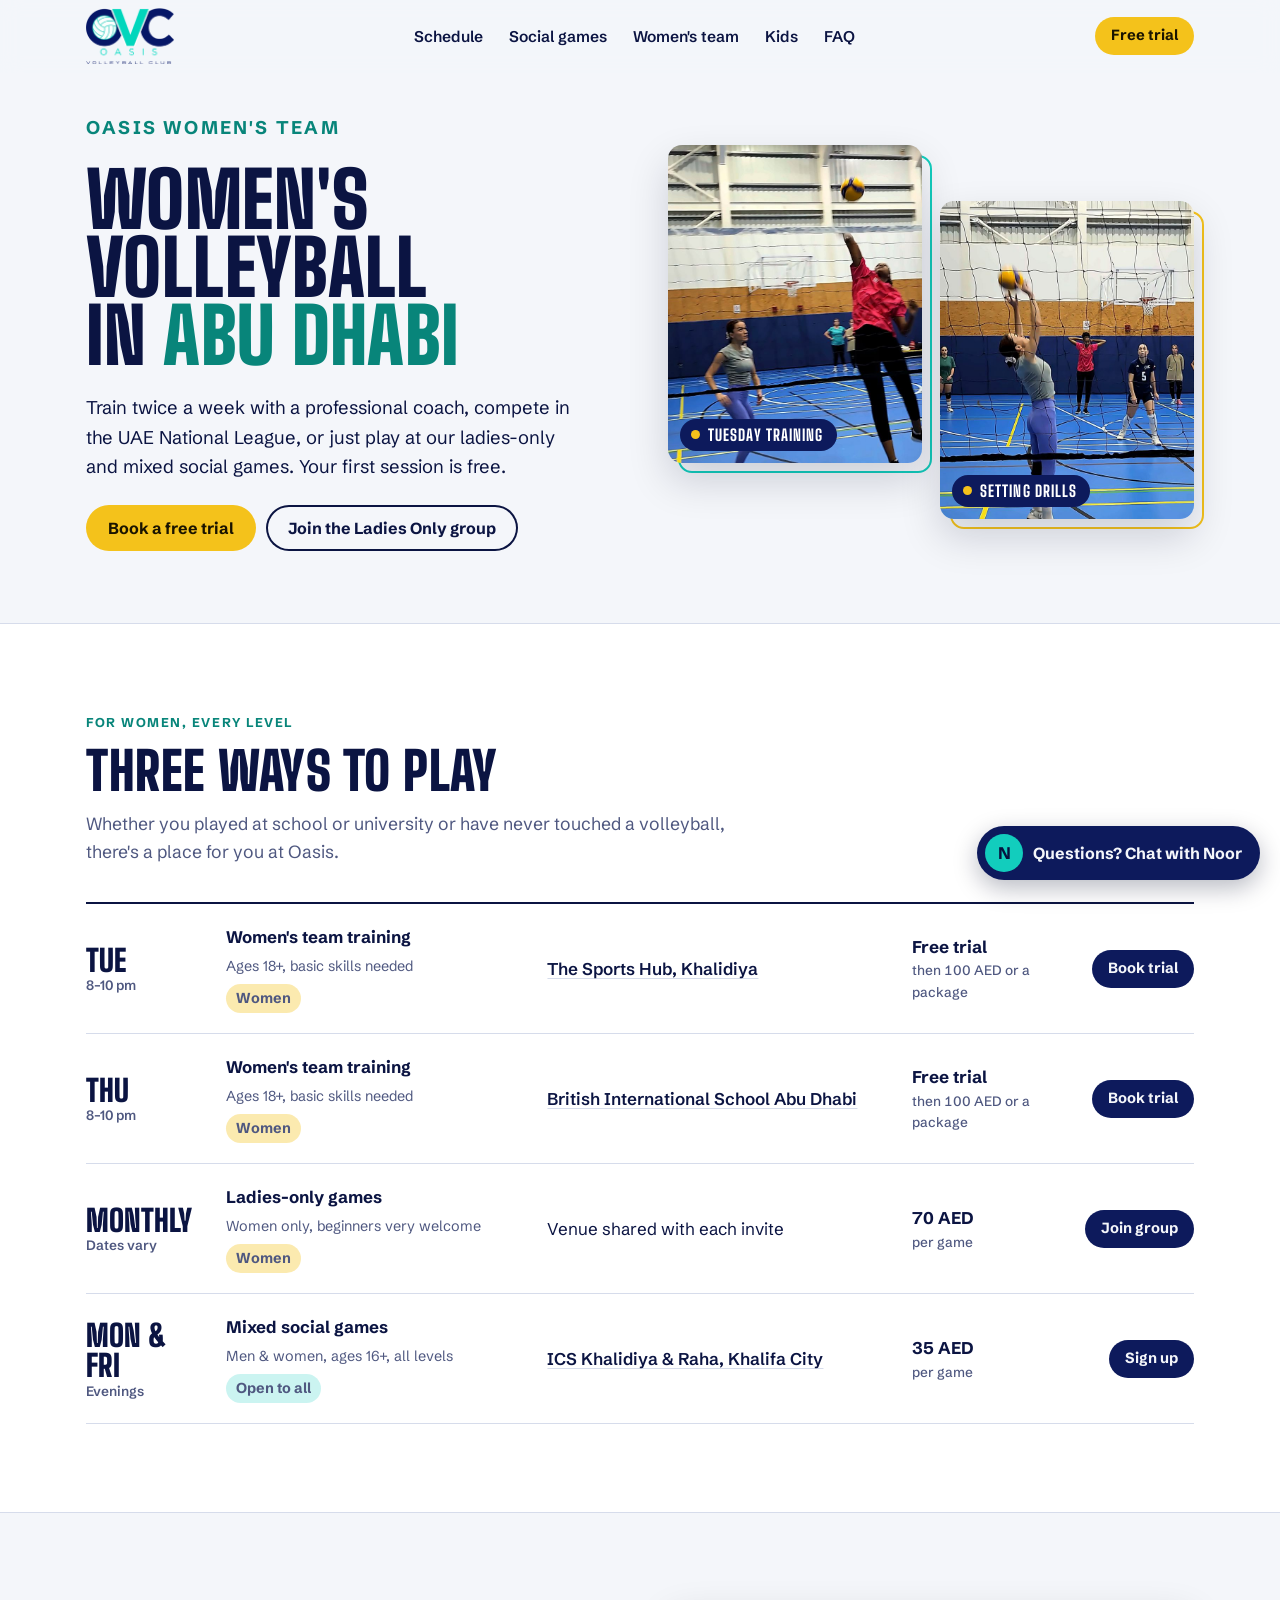
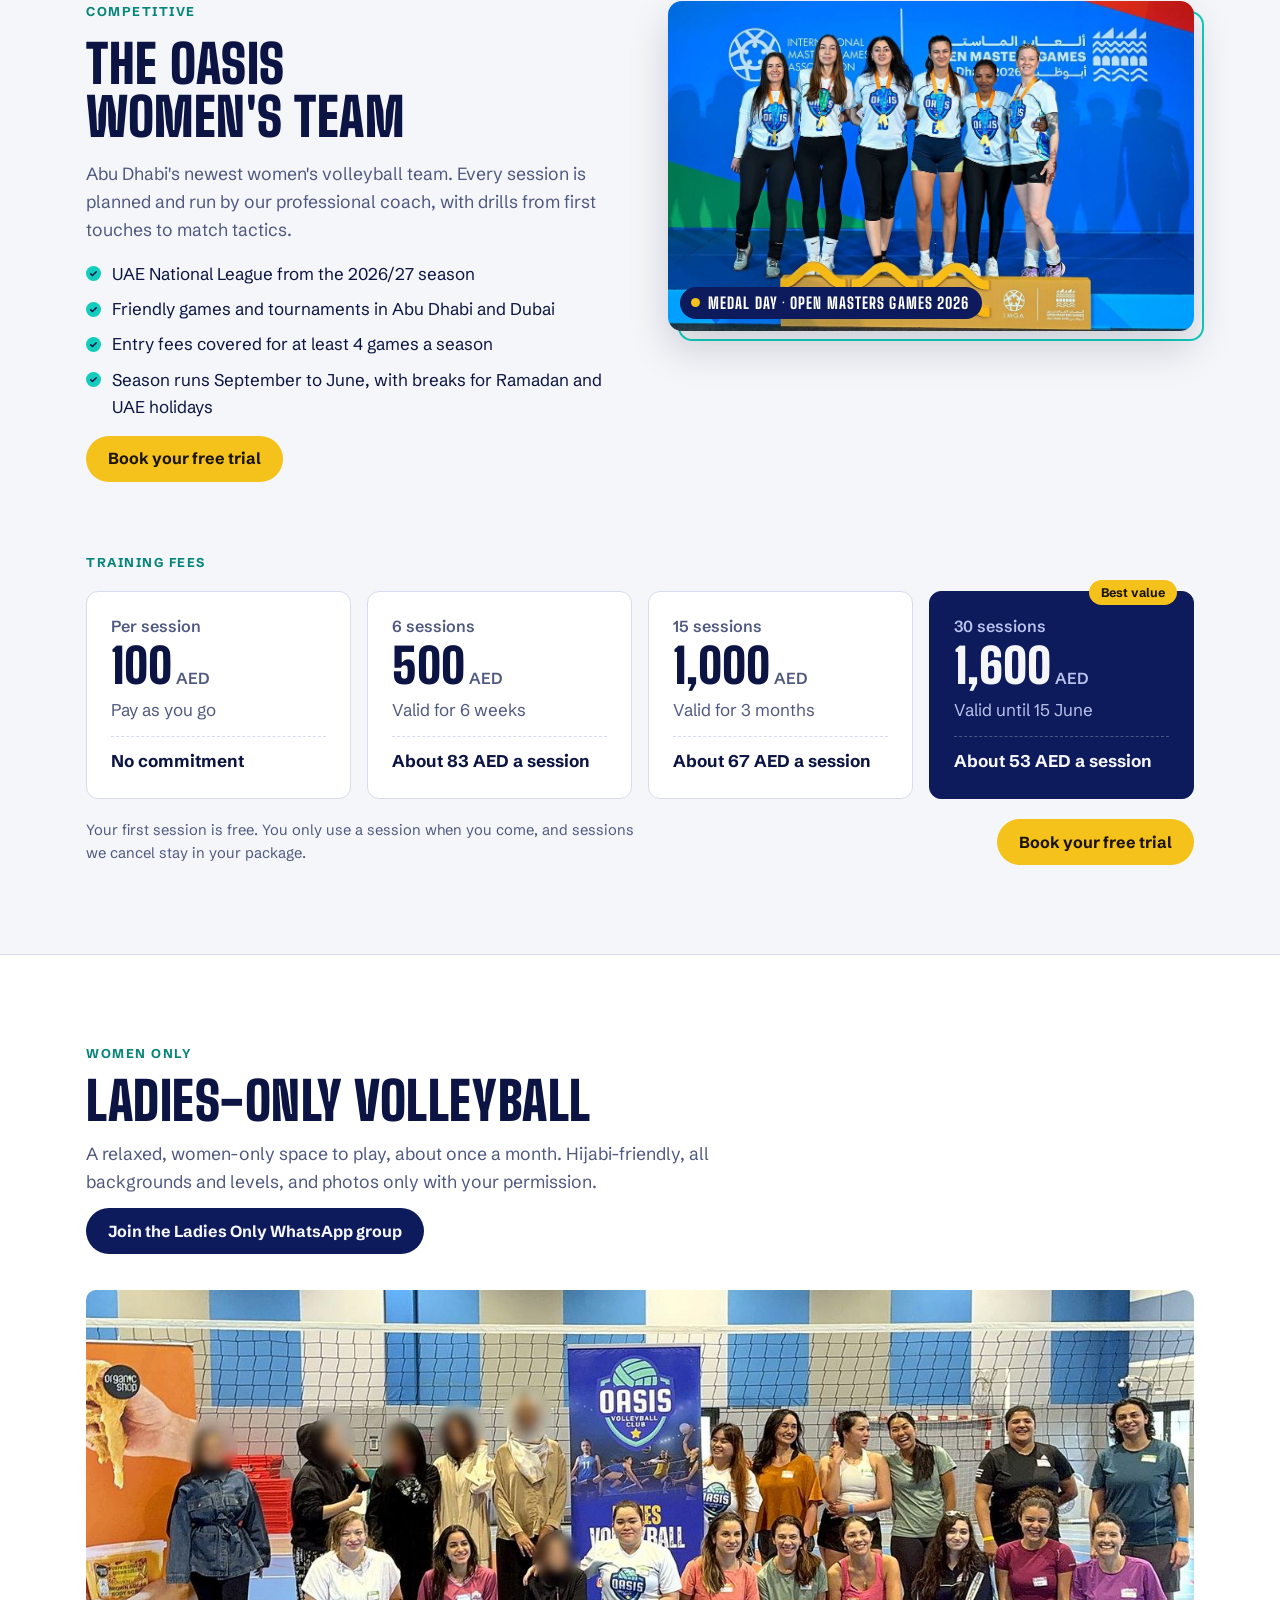
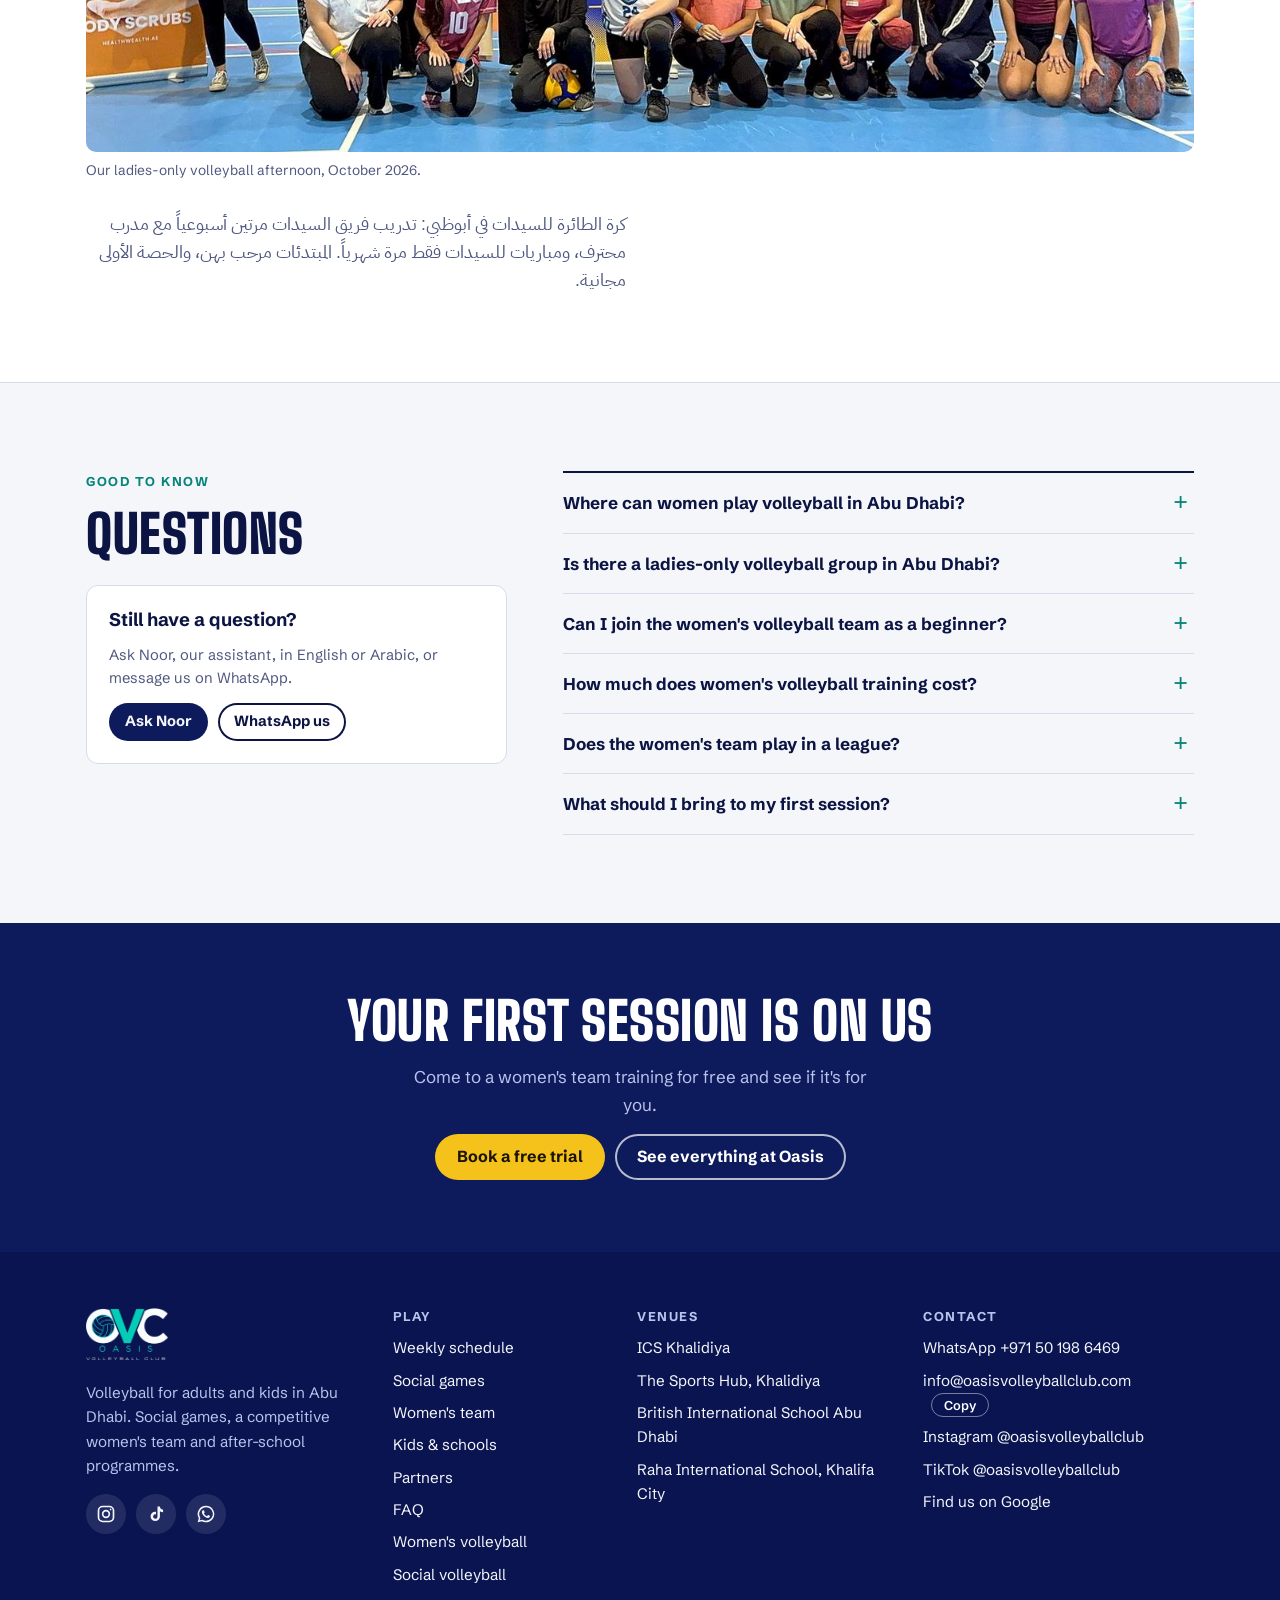
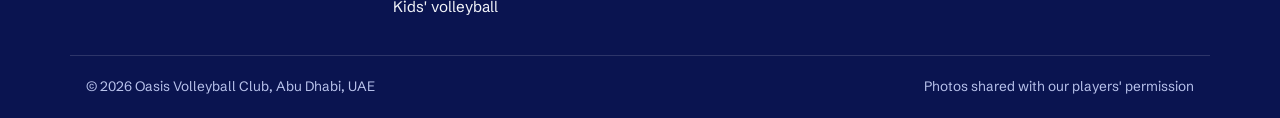
<file: womens-volleyball-abu-dhabi.html>
<!doctype html>
<html lang="en">
<head>
<meta charset="utf-8">
<meta name="viewport" content="width=device-width, initial-scale=1, viewport-fit=cover">
<title>Women's Volleyball in Abu Dhabi | Oasis Volleyball Club</title>
<meta name="description" content="Women's volleyball in Abu Dhabi: team training twice a week with a professional coach, ladies-only games and mixed social games. Beginners welcome, first session free.">
<meta name="keywords" content="women's volleyball Abu Dhabi, ladies volleyball Abu Dhabi, women's volleyball team Abu Dhabi, female volleyball UAE, ladies only volleyball Abu Dhabi, كرة الطائرة للسيدات أبوظبي">
<meta name="robots" content="index, follow, max-image-preview:large">
<meta name="author" content="Oasis Volleyball Club">
<meta name="geo.region" content="AE-AZ">
<meta name="geo.placename" content="Abu Dhabi">
<link rel="canonical" href="https://www.oasisvolleyballclub.com/womens-volleyball-abu-dhabi">
<link rel="icon" type="image/png" sizes="32x32" href="favicon-32.png">
<link rel="icon" type="image/png" sizes="192x192" href="icon-192.png">
<link rel="apple-touch-icon" href="apple-touch-icon.png">
<meta name="theme-color" content="#0d1a5c">
<meta property="og:type" content="website">
<meta property="og:site_name" content="Oasis Volleyball Club">
<meta property="og:title" content="Women&#39;s Volleyball in Abu Dhabi | Oasis Volleyball Club">
<meta property="og:description" content="Women's volleyball in Abu Dhabi: team training twice a week with a professional coach, ladies-only games and mixed social games. Beginners welcome, first session free.">
<meta property="og:url" content="https://www.oasisvolleyballclub.com/womens-volleyball-abu-dhabi">
<meta property="og:image" content="https://www.oasisvolleyballclub.com/og-image.png">
<meta property="og:image:width" content="1200">
<meta property="og:image:height" content="630">
<meta property="og:locale" content="en_AE">
<meta property="og:locale:alternate" content="ar_AE">
<meta name="twitter:card" content="summary_large_image">
<meta name="twitter:title" content="Women&#39;s Volleyball in Abu Dhabi | Oasis Volleyball Club">
<meta name="twitter:description" content="Women's volleyball in Abu Dhabi: team training twice a week with a professional coach, ladies-only games and mixed social games. Beginners welcome, first session free.">
<meta name="twitter:image" content="https://www.oasisvolleyballclub.com/og-image.png">
<script type="application/ld+json">
{
 "@context": "https://schema.org",
 "@graph": [
  {
   "@type": "WebPage",
   "@id": "https://www.oasisvolleyballclub.com/womens-volleyball-abu-dhabi",
   "url": "https://www.oasisvolleyballclub.com/womens-volleyball-abu-dhabi",
   "name": "Women's Volleyball in Abu Dhabi | Oasis Volleyball Club",
   "description": "Women's volleyball in Abu Dhabi: team training twice a week with a professional coach, ladies-only games and mixed social games. Beginners welcome, first session free.",
   "inLanguage": "en",
   "isPartOf": {
    "@id": "https://www.oasisvolleyballclub.com/#website"
   },
   "about": {
    "@id": "https://www.oasisvolleyballclub.com/#club"
   },
   "breadcrumb": {
    "@type": "BreadcrumbList",
    "itemListElement": [
     {
      "@type": "ListItem",
      "position": 1,
      "name": "Home",
      "item": "https://www.oasisvolleyballclub.com/"
     },
     {
      "@type": "ListItem",
      "position": 2,
      "name": "Women's volleyball",
      "item": "https://www.oasisvolleyballclub.com/womens-volleyball-abu-dhabi"
     }
    ]
   }
  },
  {
   "@type": "SportsTeam",
   "name": "Oasis Volleyball Club Women's Team",
   "sport": "Volleyball",
   "gender": "Female",
   "url": "https://www.oasisvolleyballclub.com/womens-volleyball-abu-dhabi",
   "parentOrganization": {
    "@id": "https://www.oasisvolleyballclub.com/#club"
   },
   "location": {
    "@type": "Place",
    "name": "Abu Dhabi",
    "address": {
     "@type": "PostalAddress",
     "addressLocality": "Abu Dhabi",
     "addressCountry": "AE"
    }
   }
  },
  {
   "@type": "FAQPage",
   "mainEntity": [
    {
     "@type": "Question",
     "name": "Where can women play volleyball in Abu Dhabi?",
     "acceptedAnswer": {
      "@type": "Answer",
      "text": "Oasis Volleyball Club runs women's team training on Tuesdays 8–10 pm at The Sports Hub, Khalidiya and Thursdays 8–10 pm at British International School Abu Dhabi, plus ladies-only games about once a month and mixed social games on Mondays and Fridays."
     }
    },
    {
     "@type": "Question",
     "name": "Is there a ladies-only volleyball group in Abu Dhabi?",
     "acceptedAnswer": {
      "@type": "Answer",
      "text": "Yes. Our ladies-only games run about once a month for 70 AED, for women of all levels and backgrounds. Invites go out in our Ladies Only WhatsApp group, and photos are only taken with your permission."
     }
    },
    {
     "@type": "Question",
     "name": "Can I join the women's volleyball team as a beginner?",
     "acceptedAnswer": {
      "@type": "Answer",
      "text": "The women's team is for ages 18+ with basic skills. If you are new to volleyball, start with our ladies-only or mixed social games, where complete beginners are welcome, and move up when you are ready."
     }
    },
    {
     "@type": "Question",
     "name": "How much does women's volleyball training cost?",
     "acceptedAnswer": {
      "@type": "Answer",
      "text": "Your first session is free. After that it's 100 AED a session, or a package: 6 sessions for 500 AED (valid 6 weeks), 15 for 1,000 AED (valid 3 months) or 30 for 1,600 AED (valid until 15 June). Sessions we cancel stay in your package."
     }
    },
    {
     "@type": "Question",
     "name": "Does the women's team play in a league?",
     "acceptedAnswer": {
      "@type": "Answer",
      "text": "Yes. The Oasis women's team plays in the UAE National League from the 2026/27 season, plus friendly games and tournaments in Abu Dhabi and Dubai. Entry fees are covered for at least 4 games a season."
     }
    },
    {
     "@type": "Question",
     "name": "What should I bring to my first session?",
     "acceptedAnswer": {
      "@type": "Answer",
      "text": "Clean indoor sports shoes, sportswear and water. Knee pads are optional."
     }
    }
   ]
  }
 ]
}
</script>

<link rel="preload" href="big-shoulders-display-latin-900-normal.woff2" as="font" type="font/woff2" crossorigin>
<link rel="preload" href="schibsted-grotesk-latin-400-normal.woff2" as="font" type="font/woff2" crossorigin>
<link rel="stylesheet" href="fonts.css">
<style>
/* Layout: sticky club header, photo-led hero, schedule-first, then programmes. Navy + aqua from the crest, yellow from the match ball. */
:root{
  --navy:#0d1a5c;
  --aqua:#12cdbd;
  --aqua-ink:#08857a;
  --ball:#f4c21b;
  --bg:#f4f6fa;
  --surface:#ffffff;
  --fg:#0b1442;
  --muted:#4f5880;
  --line:#d6dceb;
  --on-navy:#f4f6fa;
  --navy-muted:#b9c3ec;
  --paper:#f7f6f2;
  --head-bg:rgba(244,246,250,.92);
  --display:"Big Shoulders Display","Arial Narrow",Impact,sans-serif;
  --body:"Schibsted Grotesk",system-ui,-apple-system,"Segoe UI",sans-serif;
  --gutter-l:max(16px,env(safe-area-inset-left,0px));
  --gutter-r:max(16px,env(safe-area-inset-right,0px));
}
@media (prefers-color-scheme:dark){:root:not([data-theme="light"]){
  --navy:#15237a;--aqua:#2fe0d0;--aqua-ink:#2fe0d0;--ball:#f7cd3c;
  --bg:#080d2c;--surface:#0f1742;--fg:#e9eefc;--muted:#a5aed4;--line:#253169;--on-navy:#f4f6fa;--navy-muted:#b9c3ec;--head-bg:rgba(8,13,44,.92);color-scheme:dark}}
:root[data-theme="dark"]{
  --navy:#15237a;--aqua:#2fe0d0;--aqua-ink:#2fe0d0;--ball:#f7cd3c;
  --bg:#080d2c;--surface:#0f1742;--fg:#e9eefc;--muted:#a5aed4;--line:#253169;--on-navy:#f4f6fa;--navy-muted:#b9c3ec;--head-bg:rgba(8,13,44,.92);color-scheme:dark}

/* Base */
*{box-sizing:border-box}
html,body{margin:0}
html{scroll-behavior:smooth;-webkit-text-size-adjust:100%}
@media (prefers-reduced-motion:reduce){html{scroll-behavior:auto}*{transition:none!important}}
body{background:var(--bg);color:var(--fg);font-family:var(--body);font-size:17px;line-height:1.6;-webkit-font-smoothing:antialiased}
body::before{content:"";position:fixed;inset:0 0 auto;height:env(safe-area-inset-top,0px);z-index:60;background:var(--bg)}
[hidden]{display:none!important}
img{max-width:100%;height:auto}
a{color:inherit}
a:focus-visible,button:focus-visible,summary:focus-visible,input:focus-visible,select:focus-visible,textarea:focus-visible{outline:3px solid var(--aqua);outline-offset:3px;border-radius:4px}
h1,h2,h3,p{margin:0}
h1,h2,h3{text-wrap:balance}
h2{font-family:var(--display);font-weight:900;font-size:clamp(2.3rem,4.6vw,3.3rem);line-height:1;text-transform:uppercase;letter-spacing:.01em}
h3{font-size:1.15rem;font-weight:700;line-height:1.3}
.wrap{max-width:1140px;margin:0 auto;padding-left:var(--gutter-l);padding-right:var(--gutter-r)}
.muted{color:var(--muted)}
.small{font-size:.92rem}
.kicker{font-size:.8rem;font-weight:700;letter-spacing:.12em;text-transform:uppercase;color:var(--aqua-ink)}
.lede{font-size:1.1rem;color:var(--muted);max-width:60ch}
.stack{display:grid;gap:16px;align-content:start}
.stack>*{min-width:0}
.sec-head{display:grid;gap:12px;margin-bottom:36px;max-width:720px}
section[id],footer[id]{scroll-margin-top:84px}
.ph{display:block;width:100%;object-fit:cover;border-radius:10px}
.cap{font-size:.86rem;color:var(--muted);margin-top:8px}

/* Buttons */
.btn{display:inline-flex;align-items:center;justify-content:center;gap:8px;min-height:46px;padding:11px 22px;border-radius:999px;font:700 1rem/1.2 var(--body);text-decoration:none;background:var(--navy);color:var(--on-navy);border:0;cursor:pointer;transition:background .15s,color .15s}
.btn:hover{background:var(--aqua-ink);color:#fff}
.btn.yellow{background:var(--ball);color:#1a1400}
.btn.yellow:hover{background:#ffd54a;color:#1a1400}
.btn.line{background:transparent;color:var(--fg);box-shadow:inset 0 0 0 2px var(--fg)}
.btn.line:hover{background:var(--fg);color:var(--bg)}
.btn.line-light{background:transparent;color:#fff;box-shadow:inset 0 0 0 2px rgba(255,255,255,.7)}
.btn.line-light:hover{background:#fff;color:#0d1a5c}
.btn.sm{min-height:38px;padding:8px 16px;font-size:.92rem}
.btns{display:flex;flex-wrap:wrap;gap:10px}
.textlink{font-weight:700;color:var(--aqua-ink);text-underline-offset:3px;text-decoration-thickness:2px}

/* Header */
.site-head{position:sticky;top:env(safe-area-inset-top,0px);z-index:50;background:var(--head-bg);-webkit-backdrop-filter:saturate(1.4) blur(10px);backdrop-filter:saturate(1.4) blur(10px);border-bottom:1px solid transparent;transition:border-color .2s}
.site-head.scrolled{border-bottom-color:var(--line)}
.nav{display:flex;align-items:center;justify-content:space-between;gap:16px;min-height:72px}
.brand{display:flex;align-items:center;text-decoration:none;flex:none}
.brand img{height:56px;width:auto;display:block}
.logo-d{display:none!important}
@media (prefers-color-scheme:dark){:root:not([data-theme="light"]) .logo-l{display:none!important}:root:not([data-theme="light"]) .logo-d{display:block!important}}
:root[data-theme="dark"] .logo-l{display:none!important}
:root[data-theme="dark"] .logo-d{display:block!important}
.nav-links{display:flex;align-items:center;gap:26px;list-style:none;margin:0;padding:0}
.nav-links a{text-decoration:none;font-weight:600;font-size:.97rem}
.nav-links a:hover{color:var(--aqua-ink)}
.nav-right{display:flex;align-items:center;gap:10px}
.menu-btn{display:none;width:46px;height:46px;border-radius:12px;border:1px solid var(--line);background:var(--surface);color:var(--fg);cursor:pointer;place-items:center}
.menu-btn svg{width:22px;height:22px}
.mobile-menu{border-top:1px solid var(--line);background:var(--bg)}
.mobile-menu ul{list-style:none;margin:0;padding:8px 0 16px;display:grid}
.mobile-menu a{display:block;padding:13px 2px;font-weight:700;font-size:1.1rem;text-decoration:none;border-bottom:1px solid var(--line)}
@media (max-width:900px){.nav-links{display:none}.menu-btn{display:grid}.brand img{height:42px}.nav{min-height:64px}}
@media (min-width:901px){.mobile-menu{display:none!important}}

/* Hero */
.hero{display:grid;grid-template-columns:1fr 1fr;gap:56px;align-items:center;padding-block:40px 72px}
.hero>*{min-width:0}
.hero h1{font-family:var(--display);font-weight:900;text-transform:uppercase;font-size:clamp(3rem,6vw,5rem);line-height:.88;letter-spacing:.005em}
.hero h1 span{color:var(--aqua-ink)}
.hero .intro{display:grid;gap:24px}
.hero .intro p{font-size:1.15rem;max-width:44ch}
.trust{list-style:none;margin:4px 0 0;padding:18px 0 0;border-top:1px solid var(--line);display:flex;flex-wrap:wrap;gap:10px 26px;font-size:.92rem;color:var(--muted)}
.trust li{display:flex;align-items:center;gap:8px}
.trust li::before{content:"";width:8px;height:8px;border-radius:50%;background:var(--ball);flex:none}
.trust b{color:var(--fg)}
.hero-stack{justify-self:end;width:100%;max-width:540px;display:grid;grid-template-columns:1fr 1fr;gap:18px;align-items:start}
.hero-a{transform:none}
.hero-a img{object-position:center 30%}
.hero-stack .hero-b{margin-top:56px}
.hero-b img{object-position:center 20%}
@media (max-width:900px){.hero{grid-template-columns:1fr;gap:36px;padding-block:20px 56px}.hero-stack{justify-self:stretch;max-width:560px}.hero-stack .hero-b{margin-top:36px}}

/* Photo cards: court-line offset frame + scoreboard-style caption tag */
.polaroid{position:relative;margin:0;isolation:isolate}
.polaroid::before{content:"";position:absolute;inset:0;transform:translate(10px,10px);border:2px solid var(--aqua);border-radius:14px;z-index:-1}
.polaroid.hero-b::before,.polaroid.tilt-r::before{border-color:var(--ball)}
.polaroid img{display:block;width:100%;aspect-ratio:4/5;object-fit:cover;border-radius:14px;box-shadow:0 18px 40px rgba(5,10,40,.16)}
.polaroid figcaption{position:absolute;left:12px;bottom:12px;max-width:calc(100% - 24px);display:flex;align-items:center;gap:8px;background:#0d1a5c;color:#fff;font-family:var(--display);font-weight:800;font-size:.98rem;letter-spacing:.07em;text-transform:uppercase;line-height:1.15;padding:7px 13px 7px 11px;border-radius:999px}
.polaroid figcaption::before{content:"";flex:none;width:9px;height:9px;border-radius:50%;background:#f4c21b}
@media (max-width:420px){.polaroid figcaption{font-size:.82rem;left:8px;bottom:8px;max-width:calc(100% - 16px);padding:6px 10px 6px 9px}}

/* Sections */
section.block{padding-block:88px}
section.block.alt{background:var(--surface);border-block:1px solid var(--line)}
.two{display:grid;grid-template-columns:1fr 1fr;gap:56px;align-items:center}
.two>*{min-width:0}
@media (max-width:900px){.two{grid-template-columns:1fr;gap:36px}section.block{padding-block:64px}}

/* Schedule */
.sched{list-style:none;margin:0;padding:0;border-top:2px solid var(--fg)}
.sched li{display:grid;grid-template-columns:120px minmax(0,1.4fr) minmax(0,1.6fr) 150px 112px;gap:20px;align-items:center;padding:20px 0;border-bottom:1px solid var(--line)}
.sched li>*{min-width:0}
.sched .day{font-family:var(--display);font-weight:900;font-size:1.9rem;line-height:1;text-transform:uppercase}
.sched .day small{display:block;font-family:var(--body);font-size:.85rem;font-weight:600;color:var(--muted);text-transform:none;margin-top:4px}
.sched .what b{display:block;font-size:1.05rem}
.sched .what span{font-size:.9rem;color:var(--muted)}
.sched .where a{font-weight:600;text-decoration:underline;text-decoration-color:var(--line);text-underline-offset:3px}
.sched .where a:hover{text-decoration-color:var(--aqua-ink)}
.sched .where span{display:block;font-size:.85rem;color:var(--muted)}
.sched .fee{font-weight:700;font-variant-numeric:tabular-nums}
.sched .fee span{display:block;font-size:.85rem;font-weight:500;color:var(--muted)}
.sched .act{justify-self:end}
.tag{display:inline-block;font-size:.78rem;font-weight:700;padding:3px 10px;border-radius:999px;margin-top:6px}
.tag.mixed{background:color-mix(in srgb,var(--aqua) 22%,transparent);color:var(--fg)}
.tag.women{background:color-mix(in srgb,var(--ball) 35%,transparent);color:var(--fg)}
@media (max-width:900px){
  .sched li{grid-template-columns:84px minmax(0,1fr);gap:6px 16px;padding:18px 0}
  .sched .day{grid-row:span 4;font-size:1.6rem;align-self:start;padding-top:2px}
  .sched .act{justify-self:start;margin-top:8px}
}

/* Programme cards */
.cards{display:grid;grid-template-columns:1fr 1fr;gap:16px}
.cards>*{min-width:0}
.card{background:var(--surface);border:1px solid var(--line);border-radius:12px;padding:26px;display:grid;gap:12px;align-content:start}
.card .price-line{font-family:var(--display);font-weight:900;font-size:2.2rem;line-height:1}
.card .price-line small{font-family:var(--body);font-size:.9rem;font-weight:600;color:var(--muted);margin-left:4px}
.ticks{list-style:none;margin:0;padding:0;display:grid;gap:8px}
.ticks li{position:relative;padding-left:26px}
.ticks li::before{content:"";position:absolute;left:0;top:.38em;width:15px;height:15px;border-radius:50%;background:var(--aqua) url("data:image/svg+xml,%3Csvg xmlns='http://www.w3.org/2000/svg' viewBox='0 0 16 16'%3E%3Cpath d='M4 8.5l2.5 2.5L12 5.5' fill='none' stroke='%2306123f' stroke-width='2.2' stroke-linecap='round' stroke-linejoin='round'/%3E%3C/svg%3E") center/11px no-repeat}
.card .links{display:flex;flex-wrap:wrap;gap:10px;margin-top:4px}
.wide-photo{margin:16px 0 0}
.wide-photo img{aspect-ratio:2.4/1;object-position:center 45%}
@media (max-width:760px){.cards{grid-template-columns:1fr}.wide-photo img{aspect-ratio:3/2}}

/* Women's team */
.team-top{align-items:start}
.team-photo{}
.team-photo img{aspect-ratio:auto}
.fees{margin-top:72px}
.prices{display:grid;grid-template-columns:repeat(4,1fr);gap:16px;margin-top:20px}
.price{position:relative;background:var(--surface);border:1px solid var(--line);border-radius:12px;padding:24px;display:grid;gap:6px;align-content:start}
.price h3{font-size:1rem;color:var(--muted);font-weight:600}
.price .amt{font-family:var(--display);font-weight:900;font-size:3rem;line-height:1;font-variant-numeric:tabular-nums}
.price .amt small{font-family:var(--body);font-size:1rem;font-weight:600;margin-left:4px;color:var(--muted)}
.price .per{font-weight:700;font-variant-numeric:tabular-nums;padding-top:10px;margin-top:6px;border-top:1px dashed var(--line)}
.price .save{font-size:.9rem;color:var(--aqua-ink);font-weight:700}
.price.season{background:var(--navy);color:var(--on-navy);border-color:var(--navy)}
.price.season h3,.price.season .amt small,.price.season .muted{color:var(--navy-muted)}
.price.season .per{border-top-color:rgba(255,255,255,.25)}
.price.season .save{color:var(--aqua)}
.price .best{position:absolute;top:-12px;right:16px;background:var(--ball);color:#1a1400;font-weight:700;font-size:.78rem;padding:3px 12px;border-radius:999px}
.fees-foot{display:flex;flex-wrap:wrap;align-items:center;justify-content:space-between;gap:16px;margin-top:20px}
.fees-foot p{max-width:62ch}
@media (max-width:1000px){.prices{grid-template-columns:repeat(2,1fr)}}@media (max-width:560px){.prices{grid-template-columns:1fr}}
.coach{margin-top:88px}
.coach-pair{display:grid;grid-template-columns:1fr 1fr;gap:22px;max-width:520px}
.coach-pair .tilt-l{}
.coach-pair .tilt-r{margin-top:32px}
.coach-pair img{object-position:center 30%}
.mini{border-top:2px solid var(--fg);padding-top:14px;display:grid;gap:6px}

/* Kids */
.kids{background:var(--navy);color:var(--on-navy);border-radius:16px;padding:44px;display:grid;grid-template-columns:1fr 1fr;gap:40px;align-items:center}
.kids>*{min-width:0}
.kids h2{color:#fff}
.kids p{color:var(--navy-muted)}
.soon{display:inline-block;justify-self:start;background:var(--ball);color:#1a1400;font-weight:700;font-size:.82rem;padding:4px 12px;border-radius:999px}
@media (max-width:900px){.kids{grid-template-columns:1fr;padding:30px 22px;gap:22px}}

/* Partners */
.partners{list-style:none;margin:0;padding:0;display:flex;flex-wrap:wrap;gap:12px}
.partners li{border:1.5px solid var(--fg);border-radius:999px;padding:10px 20px;font-family:var(--display);font-weight:800;font-size:1.3rem;text-transform:uppercase;letter-spacing:.02em;line-height:1}
.partner-photo{max-width:440px;justify-self:end}
.partner-photo img{aspect-ratio:4/3;object-position:center 55%}
@media (max-width:900px){.partner-photo{justify-self:start}}

/* FAQ */
.faq-grid{display:grid;grid-template-columns:.8fr 1.2fr;gap:56px;align-items:start}
.faq-grid>*{min-width:0}
.faq{display:grid;border-top:2px solid var(--fg)}
.faq details{border-bottom:1px solid var(--line)}
.faq summary{cursor:pointer;font-weight:700;padding:16px 36px 16px 0;list-style:none;position:relative}
.faq summary::-webkit-details-marker{display:none}
.faq summary::after{content:"+";position:absolute;right:6px;top:10px;font-size:1.5rem;font-weight:400;color:var(--aqua-ink)}
.faq details[open] summary::after{content:"–"}
.faq details p{padding:0 0 18px;color:var(--muted)}
.faq details a{color:var(--aqua-ink);font-weight:600}
.ask{background:var(--surface);border:1px solid var(--line);border-radius:12px;padding:22px;display:grid;gap:12px;margin-top:8px}
@media (max-width:900px){.faq-grid{grid-template-columns:1fr;gap:28px}}

/* CTA band + footer */
.cta-band{background:var(--navy);color:#fff;text-align:center}
.cta-band .wrap{padding-block:72px;display:grid;gap:16px;justify-items:center}
.cta-band h2{color:#fff}
.cta-band p{color:var(--navy-muted);max-width:46ch}
.site-foot{background:#0a1450;color:var(--on-navy);font-size:.95rem}
.foot-grid{display:grid;grid-template-columns:1.3fr 1fr 1.2fr 1.3fr;gap:36px;padding-block:56px 36px}
.foot-grid>*{min-width:0}
.foot-grid h3{font-size:.8rem;letter-spacing:.12em;text-transform:uppercase;color:var(--navy-muted);margin-bottom:12px}
.foot-grid ul{list-style:none;margin:0;padding:0;display:grid;gap:8px}
.foot-grid a{text-decoration:none}
.foot-grid a:hover{text-decoration:underline;text-underline-offset:3px}
.foot-brand img{height:52px;width:auto;margin-bottom:14px}
.foot-brand p{color:var(--navy-muted);max-width:34ch}
.socials{display:flex;gap:10px;margin-top:16px}
.socials a{width:40px;height:40px;border-radius:50%;display:grid;place-items:center;background:rgba(255,255,255,.1)}
.socials a:hover{background:rgba(255,255,255,.2)}
.socials svg{width:20px;height:20px}
.copy{background:transparent;color:#fff;border:1.5px solid rgba(255,255,255,.45);border-radius:999px;padding:3px 12px;font:600 .8rem var(--body);cursor:pointer;margin-left:8px}
.copy:hover{border-color:#fff}
.foot-small{display:flex;flex-wrap:wrap;justify-content:space-between;gap:10px;border-top:1px solid rgba(255,255,255,.14);padding-block:20px;color:var(--navy-muted);font-size:.85rem}
.foot-small{padding-bottom:calc(20px + env(safe-area-inset-bottom,0px))}
@media (max-width:900px){.foot-grid{grid-template-columns:1fr 1fr}}
@media (max-width:560px){.foot-grid{grid-template-columns:1fr}}

/* Join form */
.modal{position:fixed;inset:0;z-index:70;background:rgba(5,9,35,.55);display:grid;place-items:center;padding:16px;padding-left:var(--gutter-l);padding-right:var(--gutter-r)}
.modal-card{position:relative;width:100%;max-width:520px;max-height:calc(100% - 16px);overflow:auto;background:var(--surface);color:var(--fg);border-radius:16px;padding:30px;box-shadow:0 24px 60px rgba(0,0,0,.35)}
.modal-card h2{font-size:2.2rem}
.modal-close{position:absolute;top:14px;right:14px;width:40px;height:40px;border-radius:50%;border:1px solid var(--line);background:var(--bg);color:var(--fg);font-size:1.4rem;line-height:1;cursor:pointer}
.form{display:grid;gap:14px;margin-top:18px}
.field{display:grid;gap:6px}
.field label{font-weight:700;font-size:.92rem}
.field input,.field select,.field textarea{width:100%;font:inherit;font-size:16px;color:var(--fg);background:var(--bg);border:1px solid var(--line);border-radius:10px;padding:11px 12px}
.field textarea{min-height:84px;resize:vertical}
.row2{display:grid;grid-template-columns:1fr 1fr;gap:12px}
@media (max-width:480px){.row2{grid-template-columns:1fr}.modal-card{padding:24px 18px}}
.form-note{font-size:.85rem;color:var(--muted)}
.err{color:#c0392b;font-size:.85rem;font-weight:600}
.done{display:grid;gap:14px;margin-top:14px}
.done pre{white-space:pre-wrap;font:inherit;font-size:.88rem;background:var(--bg);border:1px solid var(--line);border-radius:10px;padding:12px;margin:0}
body.locked{overflow:hidden}

/* Chat assistant */
.chat-fab{position:fixed;right:calc(20px + env(safe-area-inset-right,0px));bottom:calc(20px + env(safe-area-inset-bottom,0px));z-index:40;display:flex;align-items:center;gap:10px;background:var(--navy);color:var(--on-navy);border:0;border-radius:999px;padding:8px 18px 8px 8px;font:700 1rem var(--body);cursor:pointer;box-shadow:0 8px 24px rgba(5,10,40,.28)}
.chat-fab .av{width:38px;height:38px;border-radius:50%;background:var(--aqua);color:#06123f;display:grid;place-items:center;font-weight:700;font-size:1.05rem}
.chat-fab:hover{background:var(--aqua-ink)}
.chat{position:fixed;right:calc(20px + env(safe-area-inset-right,0px));bottom:calc(20px + env(safe-area-inset-bottom,0px));z-index:65;width:380px;max-width:calc(100vw - 32px);height:min(620px,calc(100vh - 40px));height:min(620px,calc(100dvh - 40px));background:var(--surface);color:var(--fg);border:1px solid var(--line);border-radius:14px;display:flex;flex-direction:column;overflow:hidden;box-shadow:0 18px 50px rgba(5,10,40,.32)}
.chat[dir="rtl"]{font-family:"IBM Plex Sans Arabic",var(--body)}
.chat-head{background:var(--navy);color:var(--on-navy);display:flex;align-items:center;gap:10px;padding:12px 12px 12px 14px}
.chat-head .av{width:40px;height:40px;border-radius:50%;background:var(--aqua);color:#06123f;display:grid;place-items:center;font-weight:700;flex:none}
.chat-head .who{flex:1;min-width:0;line-height:1.25}
.chat-head .who b{display:block}
.chat-head .who span{font-size:.8rem;color:#b9c3ec}
.chat-head button{background:transparent;color:#fff;border:1.5px solid rgba(255,255,255,.45);border-radius:999px;padding:4px 11px;font:600 .82rem var(--body);cursor:pointer}
.chat-head button.x{border:0;font-size:1.4rem;line-height:1;padding:2px 8px}
.chat-log{flex:1;overflow-y:auto;padding:16px 14px;display:flex;flex-direction:column;gap:10px;background:var(--bg)}
.msg{max-width:88%;padding:10px 13px;border-radius:14px;font-size:.95rem;line-height:1.5;overflow-wrap:anywhere}
.msg.bot{background:var(--surface);border:1px solid var(--line);align-self:flex-start;border-end-start-radius:4px}
.msg.me{background:var(--navy);color:var(--on-navy);align-self:flex-end;border-end-end-radius:4px}
.msg a{color:var(--aqua-ink);font-weight:600}
.msg ul{margin:6px 0 0;padding-inline-start:18px}
.msg pre{white-space:pre-wrap;font:inherit;font-size:.85rem;background:var(--bg);border:1px solid var(--line);border-radius:8px;padding:8px 10px;margin:8px 0 0}
.chips{display:flex;flex-wrap:wrap;gap:6px;align-self:flex-start}
.chips button{background:var(--surface);color:var(--fg);border:1.5px solid var(--navy);border-radius:999px;padding:6px 12px;font:600 .85rem inherit;font-family:inherit;cursor:pointer}
.chat[data-dark] .chips button{border-color:var(--aqua)}
.chips button:hover{background:var(--navy);color:var(--on-navy)}
.chips button.go{background:#1fa855;border-color:#1fa855;color:#fff}
.chat-form{display:flex;gap:8px;padding:10px;border-top:1px solid var(--line);background:var(--surface);padding-bottom:calc(10px + env(safe-area-inset-bottom,0px))}
.chat-form input{flex:1;min-width:0;border:1px solid var(--line);background:var(--bg);color:var(--fg);border-radius:999px;padding:10px 14px;font:inherit;font-size:16px}
.chat-form button{background:var(--navy);color:var(--on-navy);border:0;border-radius:999px;padding:0 16px;font:700 .9rem inherit;font-family:inherit;cursor:pointer}
@media (max-width:520px){.chat{left:0;right:0;bottom:0;top:calc(env(safe-area-inset-top,0px) + 10px);width:100%;max-width:100%;height:auto;border-radius:14px 14px 0 0}}
@media (max-height:560px) and (min-width:521px){.chat{top:calc(env(safe-area-inset-top,0px) + 10px);height:auto}}
body.chat-open{overflow:hidden}
@media (min-width:521px){body.chat-open{overflow:auto}}

@media (max-width:600px){.chat-fab{padding:8px}.chat-fab #fabLabel{display:none}}
body.locked .chat-fab{display:none}
</style>
</head>
<body>

<header class="site-head" id="siteHead">
  <div class="wrap nav">
    <a class="brand" href="/" aria-label="Oasis Volleyball Club, back to top">
      <img class="logo-l" src="logo.png" alt="Oasis Volleyball Club" width="486" height="309">
      <img class="logo-d" src="logo-white.png" alt="" width="486" height="309" loading="lazy">
    </a>
    <nav aria-label="Main"><ul class="nav-links">
      <li><a href="/#schedule">Schedule</a></li>
      <li><a href="/#games">Social games</a></li>
      <li><a href="/#team">Women's team</a></li>
      <li><a href="/#kids">Kids</a></li>
      <li><a href="/#faq">FAQ</a></li>
    </ul></nav>
    <div class="nav-right">
      <button class="btn yellow sm" type="button" data-join="team">Free trial</button>
      <button class="menu-btn" type="button" id="menuBtn" aria-expanded="false" aria-controls="mobileMenu" aria-label="Open menu">
        <svg viewBox="0 0 24 24" fill="none" stroke="currentColor" stroke-width="2" stroke-linecap="round" aria-hidden="true"><path d="M4 7h16M4 12h16M4 17h16"/></svg>
      </button>
    </div>
  </div>
  <nav class="mobile-menu" id="mobileMenu" aria-label="Mobile" hidden>
    <ul class="wrap">
      <li><a href="/#schedule">Schedule</a></li>
      <li><a href="/#games">Social games</a></li>
      <li><a href="/#team">Women's team</a></li>
      <li><a href="/#kids">Kids &amp; schools</a></li>
      <li><a href="/#partners">Partners</a></li>
      <li><a href="/#faq">FAQ</a></li>
      <li><a href="/#contact">Contact</a></li>
    </ul>
  </nav>
</header>

<main id="top">
  <div class="wrap hero">
    <div class="intro">
      <p class="kicker">Oasis women's team</p>
      <h1>Women's volleyball in <span>Abu Dhabi</span></h1>
      <p>Train twice a week with a professional coach, compete in the UAE National League, or just play at our ladies-only and mixed social games. Your first session is free.</p>
      <div class="btns">
        <button class="btn yellow" type="button" data-join="team">Book a free trial</button>
        <a class="btn line" href="https://chat.whatsapp.com/EtNuUqPx47xL4fgCQy8T78" target="_blank" rel="noopener">Join the Ladies Only group</a>
      </div>
    </div>
    <div class="hero-stack">
      <figure class="polaroid hero-a">
        <img src="training.jpg" alt="A player attacking at the net during Oasis women's volleyball training in Abu Dhabi" width="720" height="900" fetchpriority="high">
        <figcaption>Tuesday training</figcaption>
      </figure>
      <figure class="polaroid hero-b">
        <img src="set.jpg" alt="An Oasis women's team player setting the ball in Khalidiya, Abu Dhabi" width="720" height="900">
        <figcaption>Setting drills</figcaption>
      </figure>
    </div>
  </div>

  <section class="block alt" id="ways">
    <div class="wrap">
      <div class="sec-head">
        <p class="kicker">For women, every level</p>
        <h2>Three ways to play</h2>
        <p class="lede">Whether you played at school or university or have never touched a volleyball, there's a place for you at Oasis.</p>
      </div>
      <ul class="sched">
        <li>
          <p class="day">Tue<small>8–10 pm</small></p>
          <p class="what"><b>Women's team training</b><span>Ages 18+, basic skills needed</span><br><span class="tag women">Women</span></p>
          <p class="where"><a href="https://www.google.com/maps/search/?api=1&amp;query=The+Sports+Hub+Khalidiya+Abu+Dhabi" target="_blank" rel="noopener">The Sports Hub, Khalidiya</a></p>
          <p class="fee">Free trial<span>then 100 AED or a package</span></p>
          <p class="act"><button class="btn sm" type="button" data-join="team">Book trial</button></p>
        </li>
        <li>
          <p class="day">Thu<small>8–10 pm</small></p>
          <p class="what"><b>Women's team training</b><span>Ages 18+, basic skills needed</span><br><span class="tag women">Women</span></p>
          <p class="where"><a href="https://www.google.com/maps/search/?api=1&amp;query=British+International+School+Abu+Dhabi" target="_blank" rel="noopener">British International School Abu Dhabi</a></p>
          <p class="fee">Free trial<span>then 100 AED or a package</span></p>
          <p class="act"><button class="btn sm" type="button" data-join="team">Book trial</button></p>
        </li>
        <li>
          <p class="day">Monthly<small>Dates vary</small></p>
          <p class="what"><b>Ladies-only games</b><span>Women only, beginners very welcome</span><br><span class="tag women">Women</span></p>
          <p class="where">Venue shared with each invite</p>
          <p class="fee">70 AED<span>per game</span></p>
          <p class="act"><a class="btn sm" href="https://chat.whatsapp.com/EtNuUqPx47xL4fgCQy8T78" target="_blank" rel="noopener">Join group</a></p>
        </li>
        <li>
          <p class="day">Mon &amp; Fri<small>Evenings</small></p>
          <p class="what"><b>Mixed social games</b><span>Men &amp; women, ages 16+, all levels</span><br><span class="tag mixed">Open to all</span></p>
          <p class="where"><a href="/#schedule">ICS Khalidiya &amp; Raha, Khalifa City</a></p>
          <p class="fee">35 AED<span>per game</span></p>
          <p class="act"><a class="btn sm" href="https://volleyball-signup.vercel.app" target="_blank" rel="noopener">Sign up</a></p>
        </li>
      </ul>
    </div>
  </section>

  <section class="block" id="team">
    <div class="wrap">
      <div class="two team-top">
        <div class="stack">
          <p class="kicker">Competitive</p>
          <h2>The Oasis women's team</h2>
          <p class="lede">Abu Dhabi's newest women's volleyball team. Every session is planned and run by our professional coach, with drills from first touches to match tactics.</p>
          <ul class="ticks">
            <li>UAE National League from the 2026/27 season</li>
            <li>Friendly games and tournaments in Abu Dhabi and Dubai</li>
            <li>Entry fees covered for at least 4 games a season</li>
            <li>Season runs September to June, with breaks for Ramadan and UAE holidays</li>
          </ul>
          <div class="btns"><button class="btn yellow" type="button" data-join="team">Book your free trial</button></div>
        </div>
        <figure class="polaroid team-photo">
          <img src="team.jpg" alt="Oasis women's volleyball team on the podium with their medals in the UAE" width="1100" height="689" loading="lazy">
          <figcaption>Medal day · Open Masters Games 2026</figcaption>
        </figure>
      </div>

      <div class="fees">
        <h3 class="kicker">Training fees</h3>
        <div class="prices">
          <div class="price"><h3>Per session</h3><p class="amt">100<small>AED</small></p><p class="muted">Pay as you go</p><p class="per">No commitment</p></div>
          <div class="price"><h3>6 sessions</h3><p class="amt">500<small>AED</small></p><p class="muted">Valid for 6 weeks</p><p class="per">About 83 AED a session</p></div>
          <div class="price"><h3>15 sessions</h3><p class="amt">1,000<small>AED</small></p><p class="muted">Valid for 3 months</p><p class="per">About 67 AED a session</p></div>
          <div class="price season"><span class="best">Best value</span><h3>30 sessions</h3><p class="amt">1,600<small>AED</small></p><p class="muted">Valid until 15 June</p><p class="per">About 53 AED a session</p></div>
        </div>
        <div class="fees-foot">
          <p class="muted small">Your first session is free. You only use a session when you come, and sessions we cancel stay in your package.</p>
          <button class="btn yellow" type="button" data-join="team">Book your free trial</button>
        </div>
      </div>
    </div>
  </section>

  <section class="block alt" id="ladies">
    <div class="wrap">
      <div class="sec-head">
        <p class="kicker">Women only</p>
        <h2>Ladies-only volleyball</h2>
        <p class="lede">A relaxed, women-only space to play, about once a month. Hijabi-friendly, all backgrounds and levels, and photos only with your permission.</p>
        <p class="btns"><a class="btn" href="https://chat.whatsapp.com/EtNuUqPx47xL4fgCQy8T78" target="_blank" rel="noopener">Join the Ladies Only WhatsApp group</a></p>
      </div>
      <figure class="wide-photo">
        <img class="ph" src="ladies.jpg" alt="Women playing at the Oasis ladies-only volleyball afternoon in Abu Dhabi" width="1600" height="662" loading="lazy">
        <figcaption class="cap">Our ladies-only volleyball afternoon, October 2026.</figcaption>
      </figure>
      <p class="lede" lang="ar" dir="rtl" style="margin-top:28px;font-family:'IBM Plex Sans Arabic',sans-serif">كرة الطائرة للسيدات في أبوظبي: تدريب فريق السيدات مرتين أسبوعياً مع مدرب محترف، ومباريات للسيدات فقط مرة شهرياً. المبتدئات مرحب بهن، والحصة الأولى مجانية.</p>
    </div>
  </section>

  <section class="block" id="faq">
    <div class="wrap faq-grid">
      <div class="stack">
        <p class="kicker">Good to know</p>
        <h2>Questions</h2>
        <div class="ask">
          <h3>Still have a question?</h3>
          <p class="muted small">Ask Noor, our assistant, in English or Arabic, or message us on WhatsApp.</p>
          <p class="btns"><button class="btn sm" type="button" data-chat="">Ask Noor</button><a class="btn line sm" href="https://wa.me/971501986469" target="_blank" rel="noopener">WhatsApp us</a></p>
        </div>
      </div>
      <div class="faq"><details><summary>Where can women play volleyball in Abu Dhabi?</summary><p>Oasis Volleyball Club runs women's team training on Tuesdays 8–10 pm at The Sports Hub, Khalidiya and Thursdays 8–10 pm at British International School Abu Dhabi, plus ladies-only games about once a month and mixed social games on Mondays and Fridays.</p></details><details><summary>Is there a ladies-only volleyball group in Abu Dhabi?</summary><p>Yes. Our ladies-only games run about once a month for 70 AED, for women of all levels and backgrounds. Invites go out in our Ladies Only WhatsApp group, and photos are only taken with your permission.</p></details><details><summary>Can I join the women's volleyball team as a beginner?</summary><p>The women's team is for ages 18+ with basic skills. If you are new to volleyball, start with our ladies-only or mixed social games, where complete beginners are welcome, and move up when you are ready.</p></details><details><summary>How much does women's volleyball training cost?</summary><p>Your first session is free. After that it's 100 AED a session, or a package: 6 sessions for 500 AED (valid 6 weeks), 15 for 1,000 AED (valid 3 months) or 30 for 1,600 AED (valid until 15 June). Sessions we cancel stay in your package.</p></details><details><summary>Does the women's team play in a league?</summary><p>Yes. The Oasis women's team plays in the UAE National League from the 2026/27 season, plus friendly games and tournaments in Abu Dhabi and Dubai. Entry fees are covered for at least 4 games a season.</p></details><details><summary>What should I bring to my first session?</summary><p>Clean indoor sports shoes, sportswear and water. Knee pads are optional.</p></details></div>
    </div>
  </section>

  <section class="cta-band">
    <div class="wrap">
      <h2>Your first session is on us</h2>
      <p>Come to a women's team training for free and see if it's for you.</p>
      <div class="btns" style="justify-content:center"><button class="btn yellow" type="button" data-join="team">Book a free trial</button><a class="btn line-light" href="/">See everything at Oasis</a></div>
    </div>
  </section>
</main>

<footer class="site-foot" id="contact">
  <div class="wrap foot-grid">
    <div class="foot-brand">
      <img src="logo-white.png" alt="Oasis Volleyball Club" width="486" height="309" loading="lazy">
      <p>Volleyball for adults and kids in Abu Dhabi. Social games, a competitive women's team and after-school programmes.</p>
      <div class="socials">
        <a href="https://www.instagram.com/oasisvolleyballclub/" target="_blank" rel="noopener" aria-label="Instagram"><svg viewBox="0 0 24 24" fill="none" stroke="currentColor" stroke-width="2" aria-hidden="true"><rect x="3" y="3" width="18" height="18" rx="5"/><circle cx="12" cy="12" r="4"/><circle cx="17.5" cy="6.5" r="1" fill="currentColor" stroke="none"/></svg></a>
        <a href="https://www.tiktok.com/@oasisvolleyballclub" target="_blank" rel="noopener" aria-label="TikTok"><svg viewBox="0 0 24 24" fill="currentColor" aria-hidden="true"><path d="M16.6 3c.3 2.2 1.6 3.6 3.9 3.8v3a7.2 7.2 0 0 1-3.8-1.2v6.3a5.6 5.6 0 1 1-5.6-5.6c.3 0 .6 0 .9.1v3.1a2.6 2.6 0 1 0 1.8 2.4V3h2.8z"/></svg></a>
        <a href="https://wa.me/971501986469" target="_blank" rel="noopener" aria-label="WhatsApp"><svg viewBox="0 0 24 24" fill="currentColor" aria-hidden="true"><path d="M12 2a10 10 0 0 0-8.6 15.1L2 22l5-1.3A10 10 0 1 0 12 2zm0 18.2c-1.5 0-3-.4-4.2-1.2l-.3-.2-3 .8.8-2.9-.2-.3A8.2 8.2 0 1 1 12 20.2zm4.5-6.1c-.2-.1-1.5-.7-1.7-.8-.2-.1-.4-.1-.6.1l-.8 1c-.1.2-.3.2-.5.1-.7-.3-1.4-.7-2-1.3-.5-.5-1-1.1-1.3-1.7-.1-.2 0-.4.1-.5l.4-.4.3-.4v-.4l-.8-1.9c-.2-.5-.4-.4-.6-.4h-.5c-.2 0-.4.1-.6.3-.6.6-.9 1.4-.9 2.2.1.9.4 1.8 1 2.6 1.1 1.6 2.5 2.9 4.3 3.6.5.2 1 .4 1.5.5.6.2 1.2.1 1.7-.1.5-.3.9-.7 1.1-1.2.1-.3.1-.6 0-.9-.1-.1-.3-.2-.5-.3z"/></svg></a>
      </div>
    </div>
    <div>
      <h3>Play</h3>
      <ul>
        <li><a href="/#schedule">Weekly schedule</a></li>
        <li><a href="/#games">Social games</a></li>
        <li><a href="/#team">Women's team</a></li>
        <li><a href="/#kids">Kids &amp; schools</a></li>
        <li><a href="/#partners">Partners</a></li>
        <li><a href="/#faq">FAQ</a></li>
        <li><a href="womens-volleyball-abu-dhabi">Women's volleyball</a></li>
        <li><a href="social-volleyball-abu-dhabi">Social volleyball</a></li>
        <li><a href="kids-volleyball-abu-dhabi">Kids' volleyball</a></li>
      </ul>
    </div>
    <div>
      <h3>Venues</h3>
      <ul>
        <li><a href="https://www.google.com/maps/search/?api=1&amp;query=International+Community+School+Khalidiya+Abu+Dhabi" target="_blank" rel="noopener">ICS Khalidiya</a></li>
        <li><a href="https://www.google.com/maps/search/?api=1&amp;query=The+Sports+Hub+Khalidiya+Abu+Dhabi" target="_blank" rel="noopener">The Sports Hub, Khalidiya</a></li>
        <li><a href="https://www.google.com/maps/search/?api=1&amp;query=British+International+School+Abu+Dhabi" target="_blank" rel="noopener">British International School Abu Dhabi</a></li>
        <li><a href="https://www.google.com/maps/search/?api=1&amp;query=Raha+International+School+Khalifa+City+Campus+Abu+Dhabi" target="_blank" rel="noopener">Raha International School, Khalifa City</a></li>
      </ul>
    </div>
    <div>
      <h3>Contact</h3>
      <ul>
        <li><a href="https://wa.me/971501986469" target="_blank" rel="noopener">WhatsApp +971 50 198 6469</a></li>
        <li><span id="email">info@oasisvolleyballclub.com</span><button class="copy" id="copyEmail" type="button">Copy</button></li>
        <li><a href="https://www.instagram.com/oasisvolleyballclub/" target="_blank" rel="noopener">Instagram @oasisvolleyballclub</a></li>
        <li><a href="https://www.tiktok.com/@oasisvolleyballclub" target="_blank" rel="noopener">TikTok @oasisvolleyballclub</a></li>
        <li><a href="https://share.google/XoTlJKyEZHw8YatK3" target="_blank" rel="noopener">Find us on Google</a></li>
      </ul>
    </div>
  </div>
  <div class="wrap foot-small"><span>© 2026 Oasis Volleyball Club, Abu Dhabi, UAE</span><span>Photos shared with our players' permission</span></div>
</footer>

<div class="modal" id="joinModal" role="dialog" aria-modal="true" aria-labelledby="joinTitle" hidden>
  <div class="modal-card">
    <button class="modal-close" type="button" id="joinClose" aria-label="Close">×</button>
    <p class="kicker" id="joinKicker">Free trial</p>
    <h2 id="joinTitle">Book your free trial</h2>
    <p class="muted small" id="joinIntro">Tell us a little about you. We'll confirm your session on WhatsApp.</p>
    <form class="form" id="joinForm" novalidate>
      <div class="field">
        <label for="jName">Your name</label>
        <input id="jName" name="name" autocomplete="name" required>
      </div>
      <div class="field">
        <label for="jWhat">I'm interested in</label>
        <select id="jWhat" name="what">
          <option value="team">Women's team, free trial</option>
          <option value="social">Mixed social games</option>
          <option value="ladies">Ladies-only games</option>
          <option value="kids">Kids' programme (coming soon)</option>
          <option value="school">Volleyball at my school</option>
          <option value="private">Private sessions</option>
          <option value="sponsor">Sponsorship or partnership</option>
          <option value="other">Something else</option>
        </select>
      </div>
      <div class="row2" id="rowLevel">
        <div class="field">
          <label for="jLevel" id="jLevelLabel">Volleyball level</label>
          <select id="jLevel" name="level">
            <option>New to volleyball</option>
            <option>Played a little</option>
            <option selected>Basic skills</option>
            <option>Experienced</option>
          </select>
          <input id="jAge" name="age" placeholder="e.g. 8 and 11" hidden>
        </div>
        <div class="field" id="dayField">
          <label for="jDay">Preferred day</label>
          <select id="jDay" name="day">
            <option>Tuesday</option>
            <option>Thursday</option>
            <option selected>Either</option>
          </select>
        </div>
      </div>
      <div class="field">
        <label for="jNote">Anything else? <span class="muted">(optional)</span></label>
        <textarea id="jNote" name="note" placeholder="Questions, your area, best time to reach you"></textarea>
      </div>
      <p class="err" id="joinErr" hidden>Please add your name so we know who to reply to.</p>
      <button class="btn yellow" type="submit">Continue on WhatsApp</button>
      <p class="form-note">This opens WhatsApp with your message ready to send. Prefer email? Write to info@oasisvolleyballclub.com.</p>
    </form>
    <div class="done" id="joinDone" hidden>
      <p><b>Almost done.</b> WhatsApp should have opened with your message. Just press send. If it didn't open, use the button below.</p>
      <pre id="joinMsg"></pre>
      <p class="btns"><a class="btn yellow" id="joinWa" href="https://wa.me/971501986469" target="_blank" rel="noopener">Open WhatsApp</a><button class="btn line" type="button" id="joinCopy">Copy message</button></p>
    </div>
  </div>
</div>

<button class="chat-fab" id="chatOpen" type="button" aria-controls="chat"><span class="av" aria-hidden="true">N</span><span id="fabLabel">Questions? Chat with Noor</span></button>
<div class="chat" id="chat" role="dialog" aria-label="Chat with Noor" hidden>
  <div class="chat-head">
    <span class="av" aria-hidden="true">N</span>
    <div class="who"><b id="chatName">Noor</b><span id="chatSub">Oasis Volleyball Club</span></div>
    <button type="button" id="chatLang">عربي</button>
    <button type="button" class="x" id="chatClose" aria-label="Close chat">×</button>
  </div>
  <div class="chat-log" id="chatLog" aria-live="polite"></div>
  <form class="chat-form" id="chatForm" autocomplete="off">
    <input id="chatInput" type="text" placeholder="Type your question" aria-label="Your message">
    <button type="submit" id="chatSend">Send</button>
  </form>
</div>

<script>
/* ---------- Noor: Oasis Volleyball chat assistant ----------
   Everything Noor knows lives in KB below. Edit the text there to update answers.
   Leads are sent to the club's WhatsApp as a pre-written message. */
(function(){
var WA='971501986469';
var APP='<a href="https://volleyball-signup.vercel.app" target="_blank" rel="noopener">volleyball-signup.vercel.app</a>';
var MAIL='info@oasisvolleyballclub.com';

var UI={
 en:{sub:'Oasis Volleyball Club',lang:'عربي',fab:'Questions? Chat with Noor',ph:'Type your question',send:'Send',
  hello:'Hi, I\'m Noor from Oasis Volleyball Club. Ask me anything about our social games, the women\'s team, kids\' programmes, prices or sponsorship. You can also pick a topic below.',
  fallback:'Sorry, I didn\'t quite get that. Try asking it another way, or pick a topic below. I can also pass your question to our team on WhatsApp.',
  lead:'Talk to the team',more:'Other questions',restart:'Start again',
  askName:'Great. I\'ll put together a message for our team so you won\'t have to repeat yourself. What\'s your name?',
  askInterest:'Thanks, {n}! What are you interested in?',
  askLevel:'How would you describe your volleyball level?',
  askKid:'How old is your child (or children)?',
  askNote:'Anything else the team should know? For example, which days suit you or a question you have.',
  nothing:'Nothing else',
  done:'All set. Tap the green button to open WhatsApp. Your message is already written, so you just press send and our team will have everything they need.',
  sendWa:'Send on WhatsApp',copy:'Copy message',copied:'Copied',
  levels:['Never played','Beginner','Basic skills','Intermediate','Advanced']},
 ar:{sub:'نادي أوايسس للكرة الطائرة',lang:'English',fab:'لديك سؤال؟ تحدث مع نور',ph:'اكتب سؤالك',send:'إرسال',
  hello:'مرحباً، أنا نور من نادي أوايسس للكرة الطائرة. اسألني عن المباريات الاجتماعية، فريق السيدات، برامج الأطفال، الأسعار أو الرعاية. يمكنك أيضاً اختيار موضوع من الأسفل.',
  fallback:'عذراً، لم أفهم سؤالك تماماً. جرّب صياغته بطريقة أخرى أو اختر موضوعاً من الأسفل. يمكنني أيضاً إرسال سؤالك إلى فريقنا عبر واتساب.',
  lead:'تواصل مع الفريق',more:'أسئلة أخرى',restart:'البدء من جديد',
  askName:'رائع. سأجهز رسالة لفريقنا حتى لا تضطر لتكرار أي شيء. ما اسمك؟',
  askInterest:'شكراً يا {n}! ما الذي يهمك؟',
  askLevel:'كيف تصف مستواك في الكرة الطائرة؟',
  askKid:'كم عمر طفلك (أو أطفالك)؟',
  askNote:'هل هناك أي شيء آخر تود أن يعرفه الفريق؟ مثلاً الأيام المناسبة لك أو أي سؤال لديك.',
  nothing:'لا شيء آخر',
  done:'تم. اضغط الزر الأخضر لفتح واتساب. رسالتك مكتوبة مسبقاً، فقط اضغط إرسال وسيكون لدى فريقنا كل ما يحتاجه.',
  sendWa:'إرسال عبر واتساب',copy:'نسخ الرسالة',copied:'تم النسخ',
  levels:['لم ألعب من قبل','مبتدئ','مهارات أساسية','متوسط','متقدم']}
};
var LEVELS_EN=UI.en.levels;

/* Topics: id, English label (also used in the WhatsApp summary), Arabic label, keywords, answers */
var KB=[
 {id:'social',en_l:'Social games',ar_l:'المباريات الاجتماعية',p:2,
  kw:['social','game','games','monday','friday','mixed','casual','pickup','play','اجتماعي','اجتماعية','مباراه','مباريات','العب','لعب','الاثنين','الجمعه','مختلط'],
  en:'<b>Mixed social games</b> are open to men and women aged 16+, and complete beginners are welcome.<ul><li>Monday, 8–10 pm at ICS Khalidiya</li><li>Friday, 9–11 pm at Raha International School, Khalifa City Campus</li></ul>It\'s 35 AED a game. Sign up and see who\'s playing in our app: '+APP+'. Teams are balanced on the night.<br><br><a href="https://chat.whatsapp.com/GD7I8r3fnTNLAEN6s6q2b7" target="_blank" rel="noopener">Join our Mixed Social Games WhatsApp group</a> for game announcements.',
  ar:'<b>المباريات الاجتماعية المختلطة</b> مفتوحة للرجال والنساء من عمر 16 عاماً فما فوق، والمبتدئون مرحب بهم.<ul><li>الاثنين، 8–10 مساءً في مدرسة ICS الخالدية</li><li>الجمعة، 9–11 مساءً في مدرسة الراحة الدولية، حرم مدينة خليفة</li></ul>السعر 35 درهماً للمباراة. سجّل عبر تطبيقنا: '+APP+'. يتم توزيع الفرق بشكل متوازن في نفس الليلة.<br><br><a href="https://chat.whatsapp.com/GD7I8r3fnTNLAEN6s6q2b7" target="_blank" rel="noopener">انضم إلى مجموعة واتساب للمباريات الاجتماعية</a> لمعرفة مواعيد المباريات.',
  next:['pay','venues','cancel','lead']},
 {id:'team',en_l:'Women\'s team',ar_l:'فريق السيدات',p:2,
  kw:['free trial','free session','first session','is it free','try','free','فريق السيدات','فريق للسيدات','فريق نسائي','team','womens team','women\'s team','ladies team','training','train','tuesday','thursday','join the team','trial','tryout','فريق','تدريب','تمرين','الثلاثاء','الخميس','تجربه'],
  en:'Our <b>women\'s team</b> trains with a professional coach:<ul><li>Tuesday, 8–10 pm at Sports Hub Khalidiya</li><li>Thursday, 8–10 pm at BISAD (British International School Abu Dhabi)</li></ul>You need to be 18+ with basic playing skills. <b>Your first trial session is free.</b><br><br>Prices: 100 AED per session, or a package: 6 sessions for 500 AED (valid 6 weeks), 15 for 1,000 AED (valid 3 months) or 30 for 1,600 AED (valid until 15 June). You only use a session when you come, and sessions we cancel stay in your package.',
  ar:'<b>فريق السيدات</b> يتدرب مع مدرب محترف:<ul><li>الثلاثاء، 8–10 مساءً في سبورتس هب الخالدية</li><li>الخميس، 8–10 مساءً في المدرسة البريطانية الدولية أبوظبي (BISAD)</li></ul>يجب أن يكون عمرك 18 عاماً أو أكثر مع مهارات لعب أساسية. <b>الحصة التجريبية الأولى مجانية.</b><br><br>الأسعار: 100 درهم للحصة، أو باقة: 6 حصص بـ500 درهم (صالحة 6 أسابيع)، 15 حصة بـ1,000 درهم (صالحة 3 أشهر)، أو 30 حصة بـ1,600 درهم (صالحة حتى 15 يونيو). تُحتسب الحصة فقط عند حضورك، والحصص التي نلغيها تبقى في باقتك.',
  next:['coach','league','kit','lead']},
 {id:'price',en_l:'Prices',ar_l:'الأسعار',p:0,
  kw:['price','prices','cost','how much','fee','fees','aed','dirham','membership','سعر','اسعار','الاسعار','كم','تكلفه','رسوم','درهم','اشتراك'],
  en:'Here are our prices:<ul><li>Mixed social games: 35 AED a game</li><li>Ladies-only games: 70 AED</li><li>Women\'s team: 100 AED a session, or 6 sessions for 500 AED, 15 for 1,000 AED, 30 for 1,600 AED (first trial free)</li><li>Private sessions: 500 AED an hour plus the gym cost</li><li>Jerseys: 45 AED printed, or the Adidas kit at about 200–300 AED</li></ul>',
  ar:'أسعارنا:<ul><li>المباريات الاجتماعية المختلطة: 35 درهماً للمباراة</li><li>مباريات السيدات فقط: 70 درهماً</li><li>فريق السيدات: 100 درهم للحصة، أو 6 حصص بـ500 درهم، 15 حصة بـ1,000 درهم، 30 حصة بـ1,600 درهم (الحصة التجريبية الأولى مجانية)</li><li>الحصص الخاصة: 500 درهم للساعة بالإضافة إلى تكلفة الصالة</li><li>القمصان: 45 درهماً للمطبوع محلياً، أو طقم أديداس بحوالي 200–300 درهم</li></ul>',
  next:['pay','social','team','lead']},
 {id:'pay',en_l:'Payment',ar_l:'الدفع',p:1,
  kw:['pay','paying','payment','bank','transfer','aani','iban','account','دفع','الدفع','ادفع','تحويل','بنك','حساب','اني','آني'],
  en:'You can pay by:<ul><li><b>Aani</b> to +971 50 198 6469</li><li><b>Bank transfer</b>: Wio Bank, Keri Adonna Zeller, IBAN AE44 0860 0000 0613 3847 628, SWIFT WIOBAEADXXX</li></ul>For social games, sign up in the app ('+APP+') and pay at least 24 hours before the game, or you\'ll be moved to the waitlist.',
  ar:'طرق الدفع:<ul><li><b>آني</b> على الرقم ‎+971 50 198 6469</li><li><b>تحويل بنكي</b>: بنك Wio، باسم Keri Adonna Zeller، رقم الآيبان AE44 0860 0000 0613 3847 628، سويفت WIOBAEADXXX</li></ul>للمباريات الاجتماعية، سجّل في التطبيق ('+APP+') وادفع قبل المباراة بـ 24 ساعة على الأقل، وإلا سيتم نقلك إلى قائمة الانتظار.',
  next:['cancel','social','lead']},
 {id:'cancel',en_l:'Cancellations',ar_l:'الإلغاء',p:1,
  kw:['cancel','cancellation','cancelling','waitlist','wait list','late','cant make','can\'t make','no show','الغاء','إلغاء','الانتظار','متاخر','اعتذر'],
  en:'Payment is due 24 hours before the game, or you\'ll be moved to the waitlist. You can remove yourself in the app up to 24 hours before. If you cancel later than that, you still need to pay or find someone to take your spot. Repeated late cancellations or no-shows mean you\'ll be placed on the waitlist for future games.',
  ar:'يجب الدفع قبل المباراة بـ 24 ساعة، وإلا سيتم نقلك إلى قائمة الانتظار. يمكنك إلغاء تسجيلك عبر التطبيق حتى 24 ساعة قبل المباراة. إذا ألغيت بعد ذلك، يجب عليك الدفع أو إيجاد بديل لمكانك. تكرار الإلغاء المتأخر أو عدم الحضور يعني وضعك على قائمة الانتظار في المباريات القادمة.',
  next:['pay','social','lead']},
 {id:'venues',en_l:'Venues & parking',ar_l:'المواقع والمواقف',p:1,qw:['where','parking','park','اين','وين','موقف'],
  kw:['where','location','address','venue','venues','parking','park','map','gate','id','emirates id','directions','اين','أين','موقع','عنوان','موقف','مواقف','هويه','الهويه','بوابه'],
  en:'<ul><li><b>ICS Khalidiya</b> (Monday games): some free parking in front of the school, and paid parking on the street beside it.</li><li><b>Raha International School, Khalifa City Campus</b> (Friday games): bring your Emirates ID for the security gate. A digital ID is fine.</li><li><b>Sports Hub Khalidiya</b> (Tuesday training): free parking.</li><li><b>BISAD</b> (Thursday training): details are shared in the training group.</li></ul>',
  ar:'<ul><li><b>مدرسة ICS الخالدية</b> (مباريات الاثنين): مواقف مجانية محدودة أمام المدرسة، ومواقف مدفوعة في الشارع بجانبها.</li><li><b>مدرسة الراحة الدولية، حرم مدينة خليفة</b> (مباريات الجمعة): أحضر هويتك الإماراتية لبوابة الأمن، والهوية الرقمية مقبولة.</li><li><b>سبورتس هب الخالدية</b> (تدريب الثلاثاء): مواقف مجانية.</li><li><b>BISAD</b> (تدريب الخميس): تتم مشاركة التفاصيل في مجموعة التدريب.</li></ul>',
  next:['social','team','lead']},
 {id:'coach',en_l:'Coach',ar_l:'المدرب',p:1,
  kw:['coach','coaches','coaching','trainer','who trains','مدرب','المدرب'],
  en:'Our sessions are run by our professional coaches, <b>Coach Zana</b> and <b>Coach Farhud</b>, with drills for every level, from first touches to match tactics.',
  ar:'يقود حصصنا مدربانا المحترفان، <b>المدربة زانا</b> و<b>المدرب فرهود</b>، بتمارين تناسب جميع المستويات، من الأساسيات إلى تكتيكات المباريات.',
  next:['team','private','lead']},
 {id:'league',en_l:'League & tournaments',ar_l:'الدوري والبطولات',p:1,
  kw:['league','national league','tournament','tournaments','compete','competition','competitive','friendly','friendlies','match','matches','selection','roster','دوري','بطوله','بطولات','ودي','وديه','منافسه'],
  en:'Training with the women\'s team gives you the chance to play in the <b>UAE National League</b>, friendly games and smaller tournaments in Abu Dhabi and Dubai. The coach picks the 14-player league roster based on training, so regular attendance is the way in. League dates haven\'t been announced yet.<br><br>Each player\'s entry fees are covered for at least 4 games a season. Extra games are paid by the players.',
  ar:'التدريب مع فريق السيدات يمنحك فرصة اللعب في <b>دوري الإمارات</b>، والمباريات الودية، والبطولات الصغيرة في أبوظبي ودبي. يختار المدرب قائمة الدوري المكونة من 14 لاعبة بناءً على التدريب، لذلك الالتزام بالحضور هو الطريق. لم يتم الإعلان عن مواعيد الدوري بعد.<br><br>رسوم المشاركة مغطاة لكل لاعبة في 4 مباريات على الأقل في الموسم، والمباريات الإضافية يدفعها اللاعبون.',
  next:['team','kit','lead']},
 {id:'kit',en_l:'Kit & jerseys',ar_l:'الأطقم والقمصان',p:1,
  kw:['kit','jersey','jerseys','uniform','adidas','shirt','shirts','merch','قميص','قمصان','زي','طقم','اديداس'],
  en:'Women\'s team players need the club\'s <b>Adidas kit</b>, which costs about 200–300 AED. Anyone can buy a club jersey: the Adidas kit, or a <b>locally printed jersey for 45 AED</b>.',
  ar:'لاعبات فريق السيدات يحتجن إلى <b>طقم أديداس</b> الخاص بالنادي، وتكلفته حوالي 200–300 درهم. ويمكن لأي شخص شراء قميص النادي: طقم أديداس، أو <b>قميص مطبوع محلياً بسعر 45 درهماً</b>.',
  next:['team','lead']},
 {id:'ladies',en_l:'Ladies-only games',ar_l:'مباريات السيدات فقط',p:3,
  kw:['ladies only','ladies-only','women only','women-only','female only','girls only','only women','only ladies','سيدات فقط','للسيدات فقط','نساء فقط','مباريات نسائيه'],
  en:'<b>Ladies-only games</b> happen about once a month for women of all levels, and beginners are very welcome. They cost 70 AED. To get the invitations, <a href="https://chat.whatsapp.com/EtNuUqPx47xL4fgCQy8T78" target="_blank" rel="noopener">join our Ladies Only WhatsApp group</a>. Photos are only taken with your permission.',
  ar:'<b>مباريات السيدات فقط</b> تقام مرة تقريباً كل شهر للسيدات من جميع المستويات، والمبتدئات مرحب بهن. السعر 70 درهماً. للحصول على الدعوات، <a href="https://chat.whatsapp.com/EtNuUqPx47xL4fgCQy8T78" target="_blank" rel="noopener">انضمي إلى مجموعة السيدات فقط على واتساب</a>. لا يتم التصوير إلا بإذنك.',
  next:['lead','social']},
 {id:'kids',en_l:'Kids & schools',ar_l:'الأطفال والمدارس',p:4,
  kw:['kid','kids','child','children','son','daughter','school','schools','junior','juniors','youth','academy','boy','boys','girl','girls','طفل','اطفال','أطفال','ابني','ابنتي','بنتي','مدرسه','مدارس','ناشئين','اكاديميه'],
  en:'Our kids\' volleyball starts at <b>Al Basma British School</b> in Term 2 (January 2027), for boys and girls from Year 1 to Year 13, with Coach Zana and Coach Farhud. Al Basma families sign up through the school\'s ECA registration. For other schools, leave your details and we\'ll contact you when we add more.',
  ar:'سنبدأ قريباً برامج كرة طائرة <b>للأولاد والبنات من عمر 5 سنوات</b> في مدارس أبوظبي. اترك بياناتك وسيتواصل معك فريقنا عند فتح التسجيل.',
  next:['lead']},
 {id:'private',en_l:'Private sessions',ar_l:'الحصص الخاصة',p:2,
  kw:['private','one on one','1 on 1','1:1','personal','lesson','lessons','individual','خاص','خاصه','دروس','درس','فردي'],
  en:'Yes, we offer <b>private sessions</b> with our coach for 500 AED an hour, plus the cost of the gym. Leave your details and we\'ll arrange a time.',
  ar:'نعم، نقدم <b>حصصاً خاصة</b> مع مدربنا بسعر 500 درهم للساعة، بالإضافة إلى تكلفة الصالة. اترك بياناتك وسنرتب موعداً.',
  next:['coach','lead']},
 {id:'men',en_l:'Men',ar_l:'الرجال',p:4,
  kw:['mens team','men\'s team','team for men','فريق رجال','فريق للرجال','men','man','male','males','guys','mens','men\'s','husband','رجال','رجل','شباب','زوجي'],
  en:'We don\'t have a men\'s team at the moment, but men are very welcome at our <b>mixed social games</b> on Monday and Friday.',
  ar:'لا يوجد لدينا فريق رجال حالياً، لكن الرجال مرحب بهم جداً في <b>المباريات الاجتماعية المختلطة</b> يومي الاثنين والجمعة.',
  next:['social','private']},
 {id:'age',en_l:'Age limits',ar_l:'الأعمار',p:1,
  kw:['age','ages','old','minimum','teen','teens','teenager','16','18','عمر','سن','الاعمار','مراهق'],
  en:'<ul><li>Mixed social games: 16+</li><li>Women\'s team: 18+</li><li>Kids\' programmes: from Year 1 (age 5)</li></ul>',
  ar:'<ul><li>المباريات الاجتماعية المختلطة: 16 عاماً فما فوق</li><li>فريق السيدات: 18 عاماً فما فوق</li><li>برامج الأطفال (قريباً): من عمر 5 سنوات</li></ul>',
  next:['social','team','kids']},
 {id:'beginner',en_l:'Beginners',ar_l:'المبتدئون',p:1,
  kw:['beginner','beginners','never played','new to','first time','no experience','learn','learning','level','levels','مبتدئ','مبتدئه','مبتدئين','اول مره','تعلم','مستوى'],
  en:'Complete beginners are very welcome at our <b>social games</b> and <b>ladies-only games</b>. The women\'s team needs basic playing skills, and your first trial session is free.',
  ar:'المبتدئون مرحب بهم جداً في <b>المباريات الاجتماعية</b> و<b>مباريات السيدات فقط</b>. أما فريق السيدات فيتطلب مهارات لعب أساسية، والحصة التجريبية الأولى مجانية.',
  next:['social','ladies','team']},
 {id:'bring',en_l:'What to bring',ar_l:'ماذا أحضر',p:1,
  kw:['bring','wear','shoes','clothes','knee pads','kneepads','what do i need','equipment','ball','احضر','أحضر','البس','احذيه','ملابس','حذاء','واقي'],
  en:'Bring clean indoor sports shoes, comfortable sportswear and a water bottle. Knee pads are optional. We provide the balls. For Friday games at Raha, also bring your Emirates ID.',
  ar:'أحضر حذاءً رياضياً نظيفاً للصالات، وملابس رياضية مريحة، وزجاجة ماء. واقيات الركبة اختيارية. نحن نوفر الكرات. لمباريات الجمعة في مدرسة الراحة، أحضر هويتك الإماراتية أيضاً.',
  next:['social','venues']},
 {id:'season',en_l:'Season & breaks',ar_l:'الموسم والعطل',p:1,
  kw:['season','break','breaks','ramadan','holiday','holidays','calendar','eid','summer','موسم','الموسم','رمضان','عطله','عطلات','عيد','جدول'],
  en:'The 2026/27 training season runs from <b>September 1, 2026 to June 15, 2027</b>. Breaks: winter break (Dec 24 – Jan 3), Ramadan (about Feb 7 – Mar 8) and Eid al-Fitr, spring break (Apr 5–11), Eid al-Adha (about May 16–20) and Islamic New Year (about Jun 5–7). Islamic holiday dates depend on the moon sighting.',
  ar:'موسم التدريب 2026/27 يمتد من <b>1 سبتمبر 2026 إلى 15 يونيو 2027</b>. العطل: العطلة الشتوية (24 ديسمبر – 3 يناير)، رمضان (تقريباً 7 فبراير – 8 مارس) وعيد الفطر، عطلة الربيع (5–11 أبريل)، عيد الأضحى (تقريباً 16–20 مايو) ورأس السنة الهجرية (تقريباً 5–7 يونيو). مواعيد المناسبات الإسلامية تعتمد على رؤية الهلال.',
  next:['team','lead']},
 {id:'sponsor',en_l:'Sponsorship',ar_l:'الرعاية',p:2,
  kw:['sponsor','sponsors','sponsorship','partner','partnership','brand','advertise','advertising','collaboration','collab','رعايه','راعي','رعاة','شراكه','اعلان','تعاون'],
  en:'We\'d love to hear from you. Email <b>'+MAIL+'</b> and we\'ll send our sponsorship proposal, or leave your details here. Brands we\'ve worked with include GoodEats Nutrition, BOLD Hydration and Organic Shop.',
  ar:'يسعدنا تواصلك. راسلنا على <b>'+MAIL+'</b> وسنرسل لك عرض الرعاية، أو اترك بياناتك هنا. من العلامات التي تعاونّا معها: GoodEats Nutrition و BOLD Hydration و Organic Shop.',
  next:['lead']},
 {id:'refund',en_l:'Refunds',ar_l:'الاسترداد',p:2,
  kw:['refund','refunds','money back','reimburse','استرداد','استرجاع','ارجاع المبلغ'],
  en:'Our team handles refunds personally. Leave your details and they\'ll get back to you.',
  ar:'يتعامل فريقنا مع طلبات الاسترداد بشكل شخصي. اترك بياناتك وسيتواصلون معك.',
  next:['lead']},
 {id:'contact',en_l:'Contact',ar_l:'التواصل',p:1,
  kw:['contact','email','phone','whatsapp','instagram','tiktok','number','call','reach','تواصل','رقم','ايميل','بريد','واتساب','انستغرام','اتصال'],
  en:'<ul><li>WhatsApp: +971 50 198 6469</li><li>Email: '+MAIL+'</li><li>Instagram and TikTok: @oasisvolleyballclub</li></ul>Or I can write a message to our team for you, so you don\'t have to explain everything again.',
  ar:'<ul><li>واتساب: ‎+971 50 198 6469</li><li>البريد: '+MAIL+'</li><li>إنستغرام وتيك توك: ‎@oasisvolleyballclub</li></ul>أو يمكنني كتابة رسالة لفريقنا نيابة عنك حتى لا تضطر لشرح كل شيء من جديد.',
  next:['lead']},
 {id:'join',en_l:'How to join',ar_l:'كيف أنضم',p:0,
  kw:['join','how do i join','how to join','how can i join','sign up','signup','register','registration','get started','start playing','membership','member','become a member','how can i play','how do i play','i want to play','want to play','play with you','interested','participate','enroll','enrol','new here','انضم','انضمام','الانضمام','اشترك','الاشتراك','تسجيل','التسجيل','كيف العب','اريد اللعب','عضويه'],
  en:'Welcome! How you join depends on what you\'d like to do:<ul><li><b>Social games</b> (men &amp; women, 16+, all levels): sign up and pay in our app, '+APP+'. 35 AED a game, Mondays and Fridays.</li><li><b>Women\'s team</b> (18+, basic skills): your first training is free. Tap <b>Talk to the team</b> below and I\'ll book it for you.</li><li><b>Ladies-only games</b>: <a href="https://chat.whatsapp.com/EtNuUqPx47xL4fgCQy8T78" target="_blank" rel="noopener">join our Ladies Only WhatsApp group</a> for the invites.</li><li><b>Kids</b> (from age 5): coming soon. Leave your details and we\'ll be in touch.</li></ul>Which one are you interested in?',
  ar:'أهلاً بك! طريقة الانضمام تعتمد على ما تريد:<ul><li><b>المباريات الاجتماعية</b> (رجال ونساء، 16+، جميع المستويات): سجّل وادفع عبر تطبيقنا '+APP+'. 35 درهماً للمباراة، الاثنين والجمعة.</li><li><b>فريق السيدات</b> (18+، مهارات أساسية): الحصة الأولى مجانية. اضغط <b>تواصل مع الفريق</b> وسأحجزها لك.</li><li><b>مباريات السيدات فقط</b>: <a href="https://chat.whatsapp.com/EtNuUqPx47xL4fgCQy8T78" target="_blank" rel="noopener">انضمي إلى مجموعة السيدات على واتساب</a> للدعوات.</li><li><b>الأطفال</b> (من 5 سنوات): قريباً. اترك بياناتك وسنتواصل معك.</li></ul>ما الذي يهمك؟',
  next:['social','team','ladies','kids','lead']},
 {id:'schedule',en_l:'Weekly schedule',ar_l:'الجدول الأسبوعي',p:1,qw:['when','what time','what days','which days','tonight','today','tomorrow','this week','متى','اليوم','الليله'],
  kw:['schedule','timetable','times','time','when','what days','which days','days','tonight','today','tomorrow','this week','weekend','evening','hours','sessions','متى','الجدول','جدول','المواعيد','موعد','الوقت','اليوم','الليله','الاسبوع'],
  en:'Here\'s our weekly schedule:<ul><li><b>Monday</b> 8–10 pm: mixed social games, ICS Khalidiya</li><li><b>Tuesday</b> 8–10 pm: women\'s team training, The Sports Hub, Khalidiya</li><li><b>Thursday</b> 8–10 pm: women\'s team training, BISAD</li><li><b>Friday</b> 9–11 pm: mixed social games, Raha International School, Khalifa City</li><li><b>About once a month</b>: ladies-only games (invites in our WhatsApp group)</li></ul>',
  ar:'جدولنا الأسبوعي:<ul><li><b>الاثنين</b> 8–10 مساءً: مباريات اجتماعية مختلطة، مدرسة ICS الخالدية</li><li><b>الثلاثاء</b> 8–10 مساءً: تدريب فريق السيدات، سبورتس هب الخالدية</li><li><b>الخميس</b> 8–10 مساءً: تدريب فريق السيدات، BISAD</li><li><b>الجمعة</b> 9–11 مساءً: مباريات اجتماعية مختلطة، مدرسة الراحة الدولية، مدينة خليفة</li><li><b>مرة تقريباً كل شهر</b>: مباريات السيدات فقط (الدعوات في مجموعة واتساب)</li></ul>',
  next:['join','venues','price']},
 {id:'alone',en_l:'Coming alone',ar_l:'القدوم بمفردي',p:2,
  kw:['alone','on my own','by myself','myself','no friends','without a team','need a team','have a team','bring a friend','bring friends','bring a partner','need a partner','partner','وحدي','بمفردي','لوحدي','بدون فريق','صديق','صديقتي'],
  en:'Yes, you can absolutely come on your own. Most people do! At our social games teams are mixed and balanced on the night, so you\'ll be put in a team when you arrive. Friends are welcome too, just ask them to sign up in the app.',
  ar:'بالتأكيد يمكنك القدوم بمفردك، وهذا ما يفعله معظم اللاعبين! في المباريات الاجتماعية يتم توزيع الفرق بشكل متوازن في نفس الليلة، لذلك ستنضم إلى فريق عند وصولك. الأصدقاء مرحب بهم أيضاً، فقط يجب أن يسجلوا عبر التطبيق.',
  next:['social','join']},
 {id:'about',en_l:'About Oasis',ar_l:'عن أوايسس',p:0,
  kw:['about','who are you','what is oasis','tell me about','what do you do','club','oasis','من انتم','عن النادي','النادي','اوايسس'],
  en:'Oasis Volleyball Club is a volleyball club in Abu Dhabi for adults and kids, men and women, from beginners to experienced players. We run mixed social games every Monday and Friday, a competitive women\'s team in the UAE National League, monthly ladies-only games, private coaching, and soon kids\' programmes.',
  ar:'نادي أوايسس للكرة الطائرة نادٍ في أبوظبي للكبار والأطفال، رجالاً ونساءً، من المبتدئين إلى اللاعبين ذوي الخبرة. ننظم مباريات اجتماعية مختلطة كل اثنين وجمعة، ولدينا فريق سيدات تنافسي في دوري الإمارات، ومباريات للسيدات فقط شهرياً، وحصصاً خاصة، وقريباً برامج للأطفال.',
  next:['join','schedule','price']},
 {id:'hello',en_l:'Hello',ar_l:'ترحيب',p:0,
  kw:['hi','hello','hey','salam','good morning','good evening','مرحبا','السلام','اهلا','هلا','صباح','مساء'],
  en:'Hi! How can I help you today?',ar:'أهلاً! كيف يمكنني مساعدتك اليوم؟',next:['social','team','kids','price']},
 {id:'thanks',en_l:'Thanks',ar_l:'شكر',p:0,
  kw:['thanks','thank you','thx','great','perfect','شكرا','شكراً','مشكور','تسلم'],
  en:'You\'re welcome! Anything else I can help with?',ar:'العفو! هل هناك شيء آخر يمكنني مساعدتك به؟',next:['more','lead']}
];
var BY={};KB.forEach(function(k){BY[k.id]=k;});
var MAIN=['join','schedule','social','team','ladies','kids','price','lead'];
var INTERESTS=['social','team','ladies','kids','private','kit','sponsor','other'];

function norm(s){
 s=(' '+String(s).toLowerCase()+' ')
  .replace(/[ً-ْـ]/g,'').replace(/[أإآ]/g,'ا').replace(/ة/g,'ه').replace(/ى/g,'ي')
  .replace(/[’`]/g,"'").replace(/[^a-z0-9'؀-ۿ:]+/g,' ');
 return s.replace(/\s+/g,' ');
}
KB.forEach(function(k){k.nkw=k.kw.map(function(w){return norm(w).trim();});if(k.qw)k.nqw=k.qw.map(function(w){return norm(w).trim();});});
function match(text){
 var t=norm(text),best=null,bs=0;
 KB.forEach(function(k){
  var s=0;
  k.nkw.forEach(function(w){
   if(!w)return;
   var hit=/[؀-ۿ]/.test(w)?t.indexOf(w)>-1:(t.indexOf(' '+w+' ')>-1||(w.indexOf(' ')<0&&w.length>=4&&t.indexOf(' '+w)>-1));
   if(hit)s+=10+w.split(' ').length*2;
  });
  if(k.nqw)k.nqw.forEach(function(w){var hit=/[؀-ۿ]/.test(w)?t.indexOf(w)>-1:t.indexOf(' '+w+' ')>-1;if(hit)s+=12;});
  if(s>0)s+=k.p;
  if(s>bs){bs=s;best=k;}
 });
 return best;
}
var LEAD_WORDS=['talk to','speak to','human','real person','call me','contact me','sign me up','register me','book','تواصل معي','اريد التسجيل','سجلني','احجز','شخص'];

var lang=(navigator.language||'').toLowerCase().indexOf('ar')===0?'ar':'en';
var state={mode:'chat',step:null,lead:{},topics:[],questions:[]};
var $=function(id){return document.getElementById(id);};
var log=$('chatLog'),panel=$('chat'),fab=$('chatOpen'),input=$('chatInput');

function t(k){return UI[lang][k];}
function applyLang(){
 panel.setAttribute('dir',lang==='ar'?'rtl':'ltr');panel.setAttribute('lang',lang);
 $('chatName').textContent=lang==='ar'?'نور':'Noor';
 $('chatSub').textContent=t('sub');$('chatLang').textContent=t('lang');
 $('fabLabel').textContent=t('fab');input.placeholder=t('ph');$('chatSend').textContent=t('send');
}
function scroll(){log.scrollTop=log.scrollHeight;}
function bot(html){var d=document.createElement('div');d.className='msg bot';d.innerHTML=html;log.appendChild(d);scroll();return d;}
function me(text){var d=document.createElement('div');d.className='msg me';d.textContent=text;log.appendChild(d);scroll();}
function clearChips(){Array.prototype.forEach.call(log.querySelectorAll('.chips'),function(c){c.remove();});}
function chips(list){
 clearChips();if(!list||!list.length)return;
 var w=document.createElement('div');w.className='chips';
 list.forEach(function(c){
  var b=document.createElement('button');b.type='button';b.textContent=c.label;if(c.cls)b.className=c.cls;
  b.addEventListener('click',function(){me(c.label);clearChips();c.fn();});w.appendChild(b);
 });
 log.appendChild(w);scroll();
}
function label(id){
 if(id==='lead')return t('lead');if(id==='more')return t('more');
 if(id==='other')return lang==='ar'?'شيء آخر':'Something else';
 return BY[id][lang+'_l'];
}
function topicChips(ids){
 chips(ids.map(function(id){return {label:label(id),fn:function(){
  if(id==='lead')return startLead();if(id==='more')return showMain();answer(BY[id]);}};}));
}
function showMain(){topicChips(MAIN);}
function answer(k){
 if(state.topics.indexOf(k.en_l)<0&&k.id!=='hello'&&k.id!=='thanks')state.topics.push(k.en_l);
 bot(k[lang]);topicChips((k.next||[]).concat(k.next&&k.next.indexOf('lead')>-1?['more']:['lead','more']).filter(function(v,i,a){return a.indexOf(v)===i;}));
}

/* Lead capture */
function startLead(pre){
 state.mode='lead';state.lead={interest:pre||null};state.step='name';
 bot(t('askName'));clearChips();input.focus();
}
function askInterest(){
 state.step='interest';
 bot(t('askInterest').replace('{n}',escapeHtml(state.lead.name)));
 var guess=state.topics.length?null:null;
 chips(INTERESTS.map(function(id){return {label:label(id),fn:function(){
  state.lead.interest=id==='other'?'Something else':BY[id].en_l;afterInterest(id);}};}));
}
function afterInterest(id){
 if(id==='kids'){state.step='kid';bot(t('askKid'));clearChips();input.focus();return;}
 if(id==='social'||id==='team'||id==='private'||id==='ladies'){
  state.step='level';bot(t('askLevel'));
  chips(UI[lang].levels.map(function(l,i){return {label:l,fn:function(){state.lead.level=LEVELS_EN[i];askNote();}};}));return;
 }
 askNote();
}
function askNote(){
 state.step='note';bot(t('askNote'));
 chips([{label:t('nothing'),fn:function(){state.lead.note='';finish();}}]);input.focus();
}
function summary(){
 var L=state.lead,lines=['Hi Oasis! Message from Noor, the website chat:',''];
 lines.push('Name: '+L.name);
 if(L.interest)lines.push('Interested in: '+L.interest);
 if(L.level)lines.push('Volleyball level: '+L.level);
 if(L.kid)lines.push('Child\'s age: '+L.kid);
 lines.push('Preferred language: '+(lang==='ar'?'Arabic':'English'));
 if(state.topics.length)lines.push('Topics viewed in chat: '+state.topics.join(', '));
 if(state.questions.length)lines.push('Questions asked in chat: '+state.questions.map(function(q){return '"'+q+'"';}).join('; '));
 if(L.note)lines.push('Note: '+L.note);
 return lines.join('\n');
}
function finish(){
 state.step=null;state.mode='chat';
 var msg=summary();
 var d=bot(escapeHtml(t('done')));var pre=document.createElement('pre');pre.textContent=msg;d.appendChild(pre);
 var url='https://wa.me/'+WA+'?text='+encodeURIComponent(msg);
 clearChips();
 var w=document.createElement('div');w.className='chips';
 var a=document.createElement('a');a.href=url;a.target='_blank';a.rel='noopener';
 var b=document.createElement('button');b.type='button';b.className='go';b.textContent=t('sendWa');a.appendChild(b);
 var c=document.createElement('button');c.type='button';c.textContent=t('copy');
 c.addEventListener('click',function(){
  var ok=function(){c.textContent=t('copied');};
  try{navigator.clipboard.writeText(msg).then(ok,function(){selectPre(pre);});}catch(e){selectPre(pre);}
 });
 var r=document.createElement('button');r.type='button';r.textContent=t('restart');
 r.addEventListener('click',function(){me(t('restart'));state.topics=[];state.questions=[];bot(t('hello'));showMain();});
 w.appendChild(a);w.appendChild(c);w.appendChild(r);log.appendChild(w);scroll();
}
function selectPre(pre){var rg=document.createRange();rg.selectNodeContents(pre);var s=getSelection();s.removeAllRanges();s.addRange(rg);}
function escapeHtml(s){return String(s).replace(/[&<>"]/g,function(c){return {'&':'&amp;','<':'&lt;','>':'&gt;','"':'&quot;'}[c];});}

function handle(text){
 if(/[؀-ۿ]/.test(text)&&lang!=='ar'){lang='ar';applyLang();}
 if(state.mode==='lead'){
  if(state.step==='name'){state.lead.name=text.slice(0,60);
   if(state.lead.interest){var id=null;KB.forEach(function(k){if(k.en_l===state.lead.interest)id=k.id;});afterInterest(id);}else askInterest();return;}
  if(state.step==='kid'){state.lead.kid=text.slice(0,60);askNote();return;}
  if(state.step==='note'){state.lead.note=text.slice(0,400);finish();return;}
  if(state.step==='interest'||state.step==='level'){ // typed instead of tapping
   if(state.step==='interest'){state.lead.interest=text.slice(0,80);askNote();}else{state.lead.level=text.slice(0,60);askNote();}
   return;}
 }
 var nt=norm(text);
 if(LEAD_WORDS.some(function(w){return nt.indexOf(norm(w).trim())>-1;})){startLead();return;}
 var k=match(text);
 if(k&&k.id!=='hello'&&k.id!=='thanks'&&state.questions.length<6)state.questions.push(text.slice(0,140));
 if(k){answer(k);return;}
 if(state.questions.length<6)state.questions.push(text.slice(0,140));
 bot(t('fallback'));topicChips(['join','schedule','price','social','team','lead']);
}

var started=false;
function open(){panel.hidden=false;fab.hidden=true;document.body.classList.add('chat-open');applyLang();if(!started){started=true;bot(t('hello'));showMain();}setTimeout(function(){input.focus();},50);}
function close(){panel.hidden=true;fab.hidden=false;document.body.classList.remove('chat-open');fab.focus();}
fab.addEventListener('click',open);
$('chatClose').addEventListener('click',close);
document.addEventListener('keydown',function(e){if(e.key==='Escape'&&!panel.hidden)close();});
$('chatLang').addEventListener('click',function(){lang=lang==='ar'?'en':'ar';applyLang();if(state.mode==='chat'){bot(t('hello'));showMain();}});
$('chatForm').addEventListener('submit',function(e){e.preventDefault();var v=input.value.trim();if(!v)return;input.value='';me(v);clearChips();handle(v);});
Array.prototype.forEach.call(document.querySelectorAll('[data-chat]'),function(el){el.addEventListener('click',function(e){e.preventDefault();open();var id=el.getAttribute('data-chat');if(id&&BY[id])startLead(BY[id].en_l);});});
applyLang();
})();
</script>

<script>
(function(){
  var WA='971501986469';
  var $=function(id){return document.getElementById(id);};

  /* Header: border once scrolled, mobile menu */
  var head=$('siteHead'),menuBtn=$('menuBtn'),menu=$('mobileMenu');
  function onScroll(){head.classList.toggle('scrolled',window.scrollY>8);}
  window.addEventListener('scroll',onScroll,{passive:true});onScroll();
  function setMenu(open){menu.hidden=!open;menuBtn.setAttribute('aria-expanded',open?'true':'false');menuBtn.setAttribute('aria-label',open?'Close menu':'Open menu');}
  menuBtn.addEventListener('click',function(){setMenu(menu.hidden);});
  menu.addEventListener('click',function(e){if(e.target.closest('a'))setMenu(false);});

  /* Join form */
  var modal=$('joinModal'),form=$('joinForm'),what=$('jWhat'),done=$('joinDone'),lastFocus=null;
  var COPY={
    team:['Free trial','Book your free trial',"Tell us a little about you. We'll confirm your session on WhatsApp."],
    social:['Social games','Join a social game','Sign-ups happen in our app, but we are happy to answer questions first.'],
    ladies:['Ladies-only games','Ladies-only games',"We'll add you to the invite list for the next game."],
    kids:['Kids & schools','Register your interest',"We'll contact you as soon as kids' sign-ups open."],
    school:['Kids & schools','Volleyball at your school',"Tell us about your school and we'll get in touch."],
    private:['Private sessions','Ask about private sessions',"Tell us what you'd like to work on and when suits you."],
    sponsor:['Partners','Become a partner',"Tell us about your brand and we'll send our sponsorship proposal."],
    other:['Contact','Get in touch',"Tell us what you're looking for."]
  };
  var LABEL={team:"Women's team free trial",social:'Mixed social games',ladies:'Ladies-only games',kids:"Kids' programme",school:'Volleyball at my school',private:'Private sessions',sponsor:'Sponsorship / partnership',other:'Something else'};
  function sync(){
    var v=what.value,c=COPY[v]||COPY.other;
    $('joinKicker').textContent=c[0];$('joinTitle').textContent=c[1];$('joinIntro').textContent=c[2];
    var kid=v==='kids',noLevel=(v==='school'||v==='sponsor'||v==='other');
    $('rowLevel').hidden=noLevel;
    $('jLevel').hidden=kid;$('jAge').hidden=!kid;
    $('jLevelLabel').textContent=kid?"Child's age":'Volleyball level';
    $('jLevelLabel').setAttribute('for',kid?'jAge':'jLevel');
    $('dayField').hidden=v!=='team';
  }
  what.addEventListener('change',sync);
  $('jName').addEventListener('input',function(){if(this.value.trim())$('joinErr').hidden=true;});
  function openJoin(kind){
    lastFocus=document.activeElement;
    if(kind&&COPY[kind])what.value=kind;
    sync();form.hidden=false;done.hidden=true;$('joinErr').hidden=true;
    modal.hidden=false;document.body.classList.add('locked');setMenu(false);
    setTimeout(function(){$('jName').focus();},30);
  }
  function closeJoin(){modal.hidden=true;document.body.classList.remove('locked');if(lastFocus&&lastFocus.focus)lastFocus.focus();}
  document.addEventListener('click',function(e){
    var t=e.target.closest('[data-join]');
    if(t){e.preventDefault();openJoin(t.getAttribute('data-join'));}
  });
  $('joinClose').addEventListener('click',closeJoin);
  modal.addEventListener('click',function(e){if(e.target===modal)closeJoin();});
  document.addEventListener('keydown',function(e){if(e.key==='Escape'&&!modal.hidden)closeJoin();});
  form.addEventListener('submit',function(e){
    e.preventDefault();
    var name=$('jName').value.trim();
    if(!name){$('joinErr').hidden=false;$('jName').focus();return;}
    var v=what.value,lines=['Hi Oasis! Message from your website:','','Name: '+name,'Interested in: '+LABEL[v]];
    if(!$('rowLevel').hidden){
      if(v==='kids'){if($('jAge').value.trim())lines.push("Child's age: "+$('jAge').value.trim());}
      else lines.push('Level: '+$('jLevel').value);
    }
    if(v==='team')lines.push('Preferred day: '+$('jDay').value);
    var note=$('jNote').value.trim();if(note)lines.push('Note: '+note);
    var msg=lines.join('\n'),url='https://wa.me/'+WA+'?text='+encodeURIComponent(msg);
    $('joinMsg').textContent=msg;$('joinWa').href=url;
    form.hidden=true;done.hidden=false;
    try{window.open(url,'_blank','noopener');}catch(err){}
  });
  $('joinCopy').addEventListener('click',function(){
    var b=this,txt=$('joinMsg').textContent;
    function sel(){var r=document.createRange();r.selectNodeContents($('joinMsg'));var s=getSelection();s.removeAllRanges();s.addRange(r);}
    try{navigator.clipboard.writeText(txt).then(function(){b.textContent='Copied';},sel);}catch(err){sel();}
  });

  /* Copy email */
  var btn=$('copyEmail'),em=$('email');
  btn.addEventListener('click',function(){
    function sel(){var r=document.createRange();r.selectNodeContents(em);var s=getSelection();s.removeAllRanges();s.addRange(r);btn.textContent='Selected';}
    try{navigator.clipboard.writeText(em.textContent).then(function(){btn.textContent='Copied';setTimeout(function(){btn.textContent='Copy';},2000);},sel);}catch(err){sel();}
  });
})();
</script>

</body>
</html>
</file>
<file: fonts.css>
@font-face{font-family:'Big Shoulders Display';font-style:normal;font-weight:800;font-display:swap;src:url(big-shoulders-display-latin-800-normal.woff2) format('woff2')}
@font-face{font-family:'Big Shoulders Display';font-style:normal;font-weight:900;font-display:swap;src:url(big-shoulders-display-latin-900-normal.woff2) format('woff2')}
@font-face{font-family:'Schibsted Grotesk';font-style:normal;font-weight:400;font-display:swap;src:url(schibsted-grotesk-latin-400-normal.woff2) format('woff2')}
@font-face{font-family:'Schibsted Grotesk';font-style:normal;font-weight:500;font-display:swap;src:url(schibsted-grotesk-latin-500-normal.woff2) format('woff2')}
@font-face{font-family:'Schibsted Grotesk';font-style:normal;font-weight:600;font-display:swap;src:url(schibsted-grotesk-latin-600-normal.woff2) format('woff2')}
@font-face{font-family:'Schibsted Grotesk';font-style:normal;font-weight:700;font-display:swap;src:url(schibsted-grotesk-latin-700-normal.woff2) format('woff2')}
@font-face{font-family:'IBM Plex Sans Arabic';font-style:normal;font-weight:400;font-display:swap;src:url(ibm-plex-sans-arabic-arabic-400-normal.woff2) format('woff2')}
@font-face{font-family:'IBM Plex Sans Arabic';font-style:normal;font-weight:600;font-display:swap;src:url(ibm-plex-sans-arabic-arabic-600-normal.woff2) format('woff2')}
</file>
